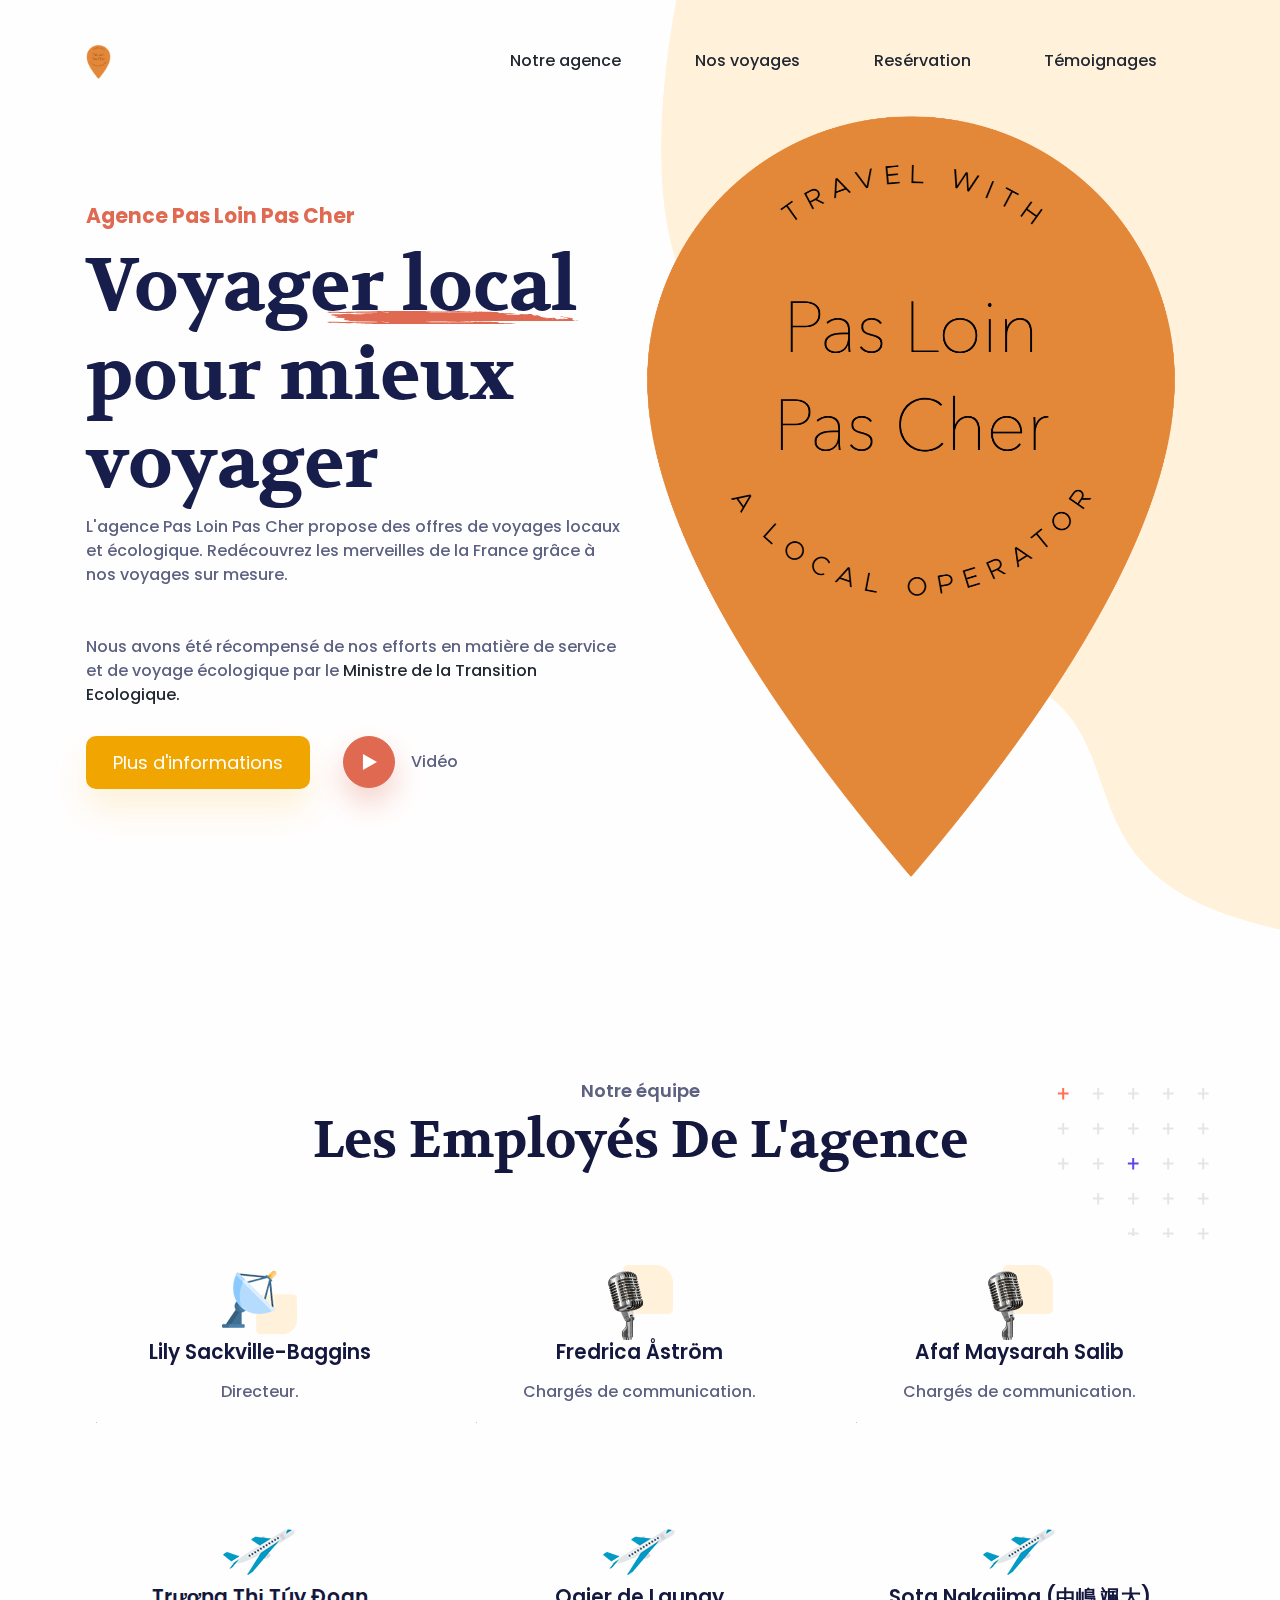
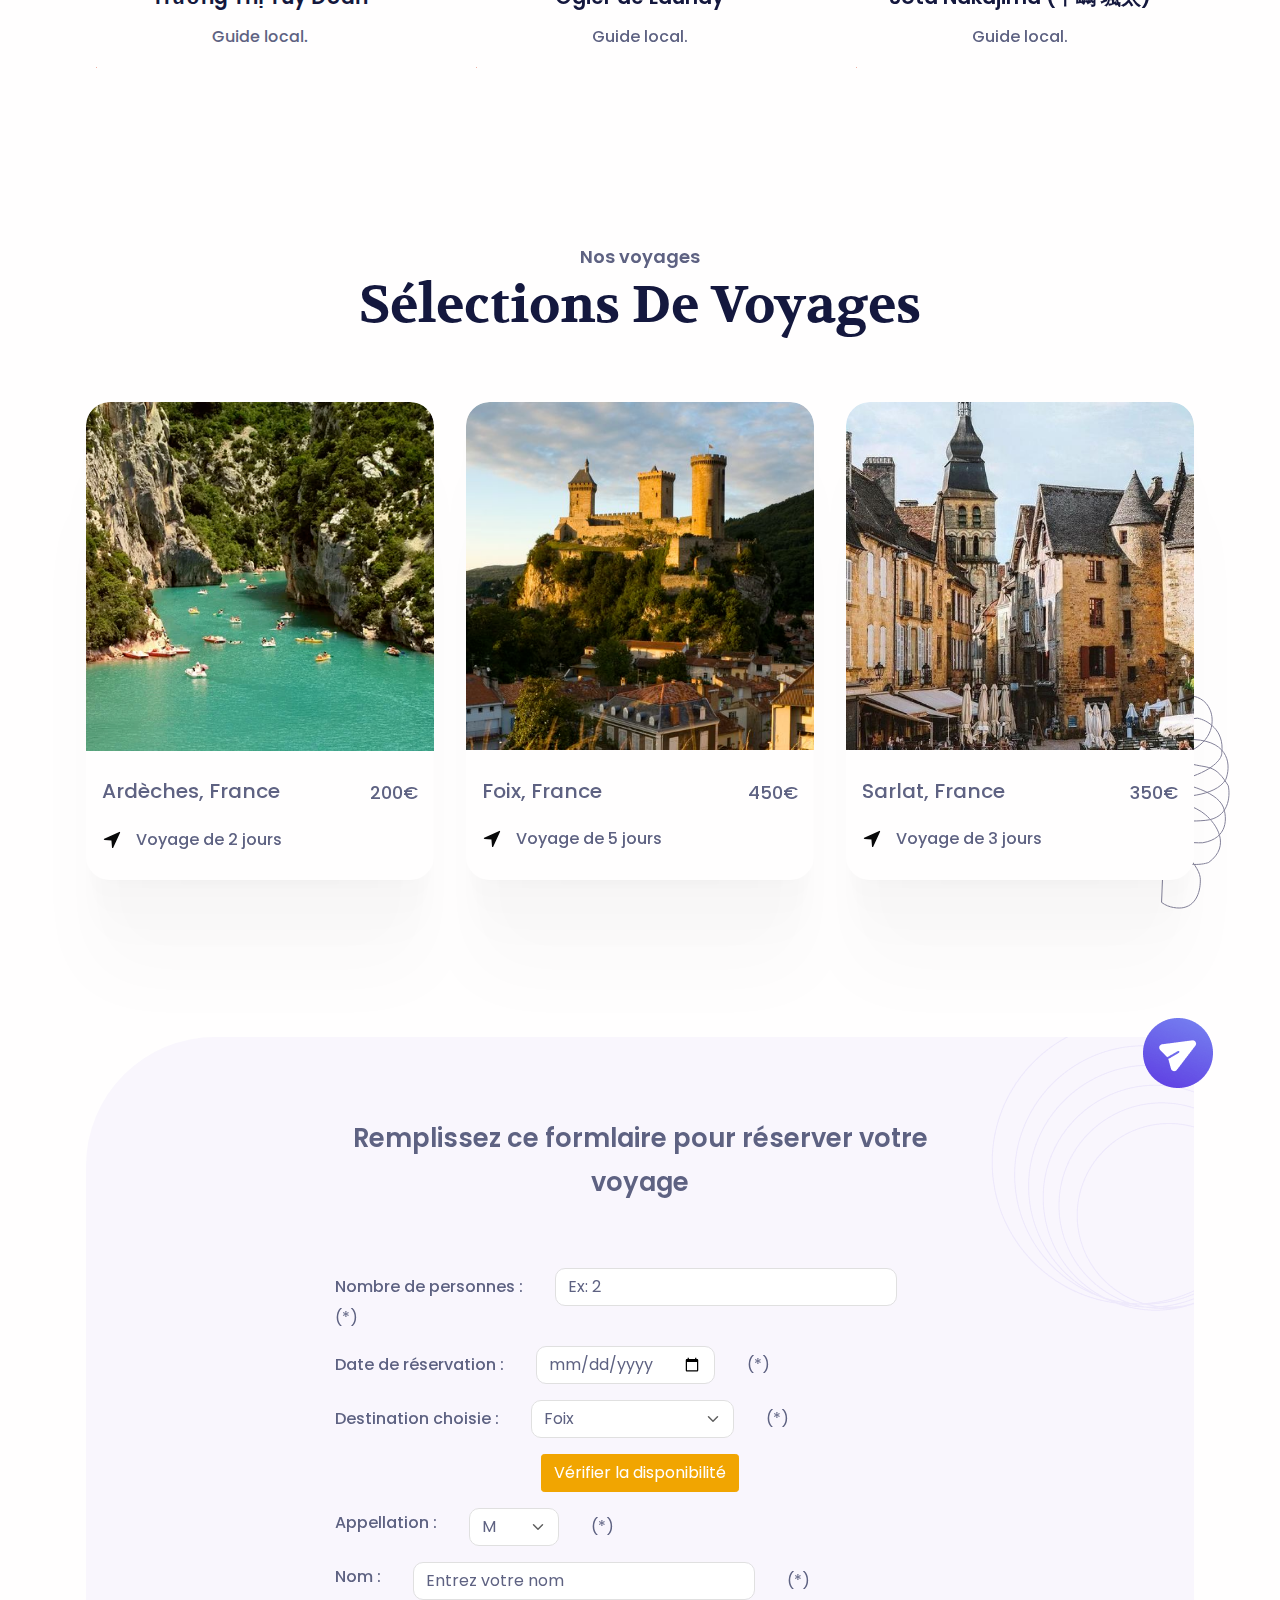
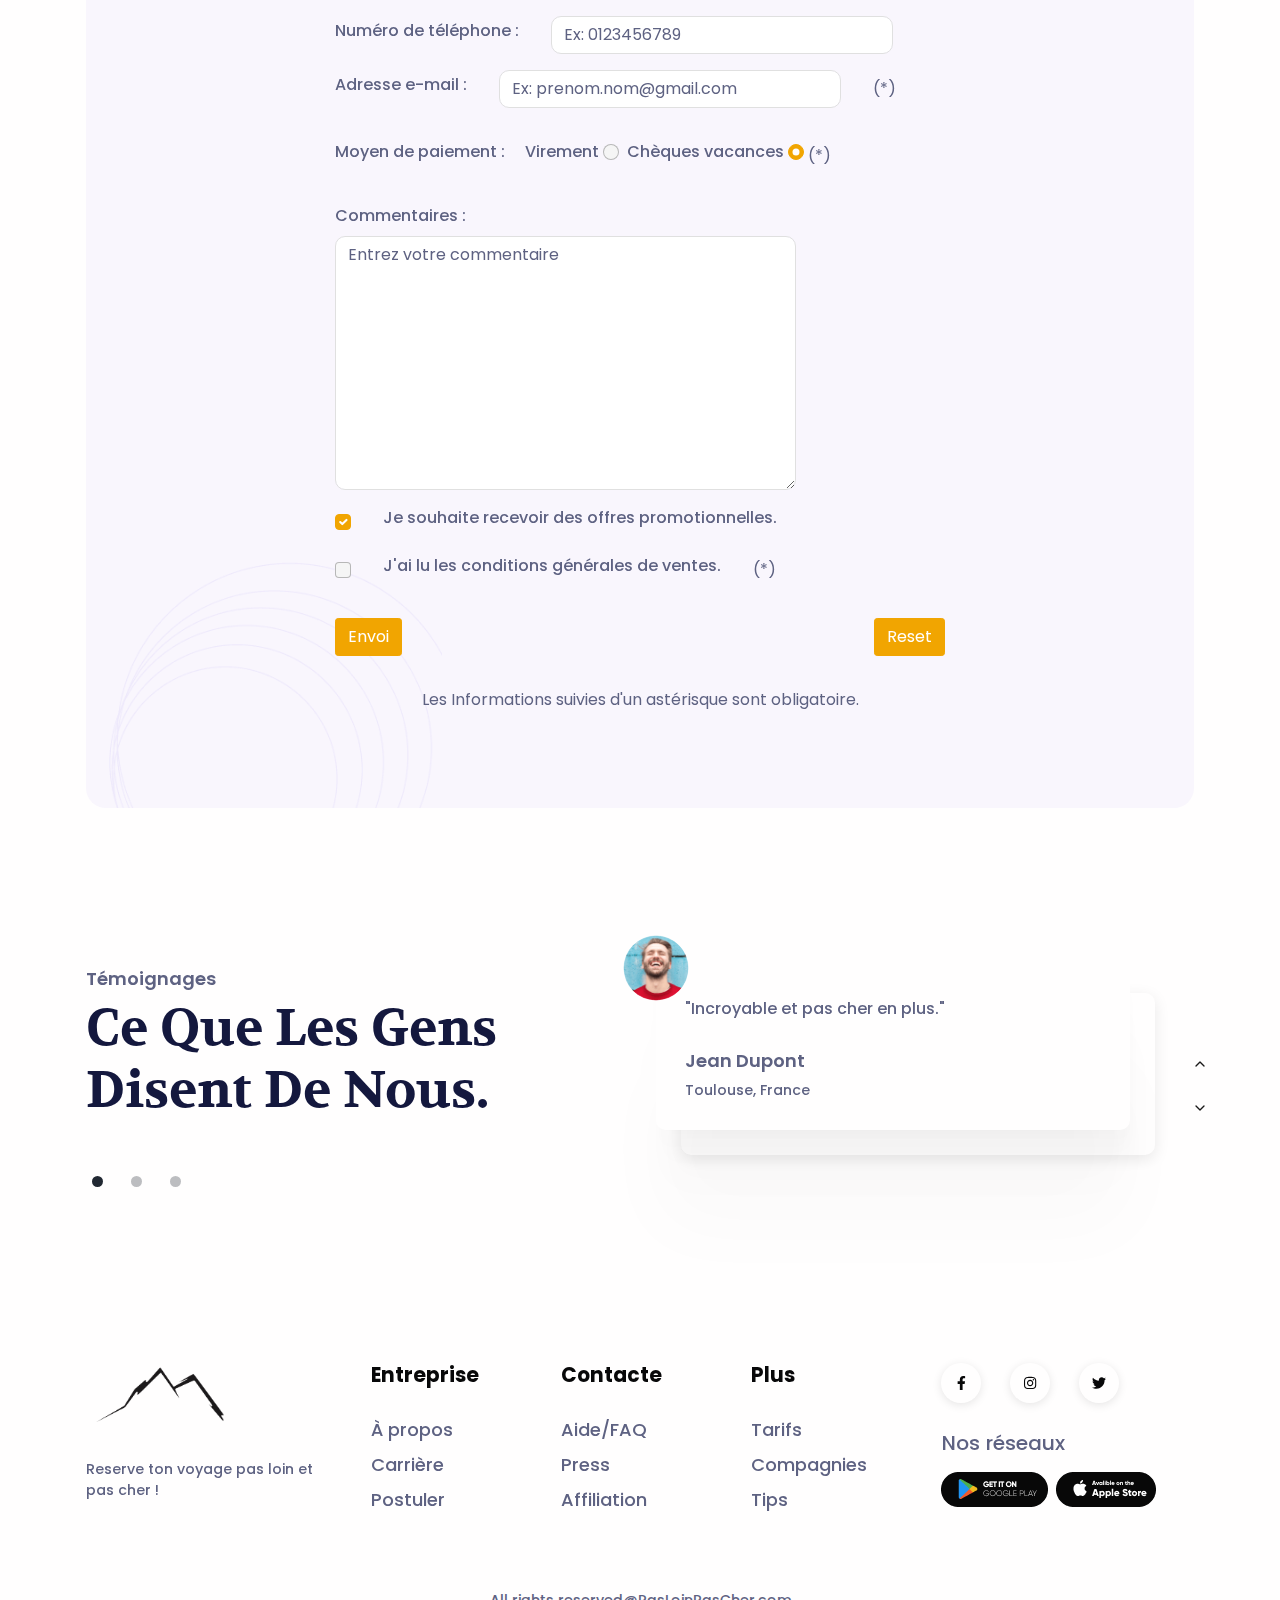
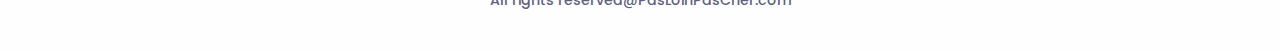
<file: public/index.html>
<!DOCTYPE html>
<html lang="en-US" dir="ltr">

<head>
  <meta charset="utf-8">
  <meta http-equiv="X-UA-Compatible" content="IE=edge">
  <meta name="viewport" content="width=device-width, initial-scale=1">
  <script type="text/javascript" src="./script.js" langage="Javascript"></script>


  <!-- ===============================================-->
  <!--    Document Title-->
  <!-- ===============================================-->
  <title>Pas loin pas cher</title>


  <!-- ===============================================-->
  <!--    Favicons-->
  <!-- ===============================================-->
  <link rel="apple-touch-icon" sizes="180x180" href="assets/img/favicons/apple-touch-icon.png">
  <link rel="icon" type="image/png" sizes="32x32" href="assets/img/favicons/favicon-32x32.png">
  <link rel="icon" type="image/png" sizes="16x16" href="assets/img/favicons/favicon-16x16.png">
  <link rel="shortcut icon" type="image/x-icon" href="assets/img/favicons/favicon.ico">
  <link rel="manifest" href="assets/img/favicons/manifest.json">
  <meta name="msapplication-TileImage" content="assets/img/favicons/mstile-150x150.png">
  <meta name="theme-color" content="#ffffff">


  <!-- ===============================================-->
  <!--    Stylesheets-->
  <!-- ===============================================-->
  <link href="assets/css/theme.css" rel="stylesheet" />

</head>


<body>

  <!-- ===============================================-->
  <!--    Main Content-->
  <!-- ===============================================-->
  <main class="main" id="top">
    <nav class="navbar navbar-expand-lg navbar-light fixed-top py-5 d-block"
      data-navbar-on-scroll="data-navbar-on-scroll">
      <div class="container"><a class="navbar-brand" href="index.html"><img src="assets/img/images/logo-twalo.png"
            height="34" alt="logo" /></a>
        <button class="navbar-toggler" type="button" data-bs-toggle="collapse" data-bs-target="#navbarSupportedContent"
          aria-controls="navbarSupportedContent" aria-expanded="false" aria-label="Toggle navigation"><span
            class="navbar-toggler-icon"> </span></button>
        <div class="collapse navbar-collapse border-top border-lg-0 mt-4 mt-lg-0" id="navbarSupportedContent">
          <ul class="navbar-nav ms-auto pt-2 pt-lg-0 font-base align-items-lg-center align-items-start">
            <li class="nav-item px-3 px-xl-4"><a class="nav-link fw-medium" aria-current="page" href="#service">Notre
                agence</a></li>
            <li class="nav-item px-3 px-xl-4"><a class="nav-link fw-medium" aria-current="page" href="#destination">Nos
                voyages</a></li>
            <li class="nav-item px-3 px-xl-4"><a class="nav-link fw-medium" aria-current="page"
                href="#booking">Resérvation</a></li>
            <li class="nav-item px-3 px-xl-4"><a class="nav-link fw-medium" aria-current="page"
                href="#testimonial">Témoignages</a></li>

          </ul>
        </div>
      </div>
    </nav>
    <section style="padding-top: 7rem;">
      <div class="bg-holder" style="background-image:url(assets/img/hero/hero-bg.svg);">
      </div>
      <!--/.bg-holder-->

      <div class="container">
        <div class="row align-items-center">
          <div class="col-md-5 col-lg-6 order-0 order-md-1 text-end"><img class="pt-7 pt-md-0 hero-img"
              src="assets/img/images/logo-twalo.png" alt="logo de l'entreprise" /></div>
          <div class="col-md-7 col-lg-6 text-md-start text-center py-6">
            <h4 class="fw-bold text-danger mb-3">Agence Pas Loin Pas Cher</h4>
            <h1 class="hero-title">Voyager local pour mieux voyager</h1>
            <p class="mb-4 fw-medium">L'agence Pas Loin Pas Cher propose des offres de voyages locaux et écologique.
              Redécouvrez les merveilles de la France grâce à nos voyages sur mesure.<br class="d-none d-xl-block" />
              <br><br class="d-none d-xl-block" />Nous avons été récompensé de nos efforts en matière de service et de
              voyage écologique par le <a href="https://www.ecologie.gouv.fr/">Ministre de la Transition Ecologique.</a>
            </p>
            <div class="text-center text-md-start"> <a
                class="btn btn-primary btn-lg me-md-4 mb-3 mb-md-0 border-0 primary-btn-shadow" href="#!"
                role="button">Plus d'informations</a>
              <div class="w-100 d-block d-md-none"></div><a href="#!" role="button" data-bs-toggle="modal"
                data-bs-target="#popupVideo"><span
                  class="btn btn-danger round-btn-lg rounded-circle me-3 danger-btn-shadow"> <img
                    src="assets/img/hero/play.svg" width="15" alt="paly" /></span></a><span
                class="fw-medium">Vidéo</span>
              <div class="modal fade" id="popupVideo" tabindex="-1" aria-labelledby="popupVideo" aria-hidden="true">
                <div class="modal-dialog modal-dialog-centered modal-lg">
                  <div class="modal-content">
                    <iframe class="rounded" height="500" src="https://www.youtube.com/embed/y_S5bz1DeHE"
                      title="Foix - France / drone 4k" frameborder="0"
                      allow="accelerometer; autoplay; clipboard-write; encrypted-media; gyroscope; picture-in-picture; web-share"
                      allowfullscreen="allowfullscreen" style="width:100%;max-height:500px;"></iframe>

                  </div>
                </div>
              </div>
            </div>
          </div>
        </div>
      </div>
    </section>


    <!-- ============================================-->
    <!-- <section> begin ============================-->
    <section class="pt-5 pt-md-9" id="service">

      <div class="container">
        <div class="position-absolute z-index--1 end-0 d-none d-lg-block"><img src="assets/img/category/shape.svg"
            style="max-width: 200px" alt="service" /></div>
        <div class="mb-7 text-center">
          <h5 class="text-secondary">Notre équipe </h5>
          <h3 class="fs-xl-10 fs-lg-8 fs-7 fw-bold font-cursive text-capitalize">Les employés de l'agence</h3>
        </div>
        <div class="row">
          <div class="col-lg-4 col-sm-6 mb-6">
            <div class="card service-card shadow-hover rounded-3 text-center align-items-center">
              <div class="card-body p-xxl-5 p-4"> <img src="assets/img/category/icon1.png" width="75" alt="Service" />
                <h4 class="mb-3">Lily Sackville-Baggins</h4>
                <p class="mb-0 fw-medium">Directeur.</p>
              </div>
            </div>
          </div>
          <div class="col-lg-4 col-sm-6 mb-6">
            <div class="card service-card shadow-hover rounded-3 text-center align-items-center">
              <div class="card-body p-xxl-5 p-4"> <img src="assets/img/category/icon3.png" width="75" alt="Service" />
                <h4 class="mb-3">Fredrica Åström</h4>
                <p class="mb-0 fw-medium">Chargés de communication.</p>
              </div>
            </div>
          </div>
          <div class="col-lg-4 col-sm-6 mb-6">
            <div class="card service-card shadow-hover rounded-3 text-center align-items-center">
              <div class="card-body p-xxl-5 p-4"> <img src="assets/img/category/icon3.png" width="75" alt="Service" />
                <h4 class="mb-3">Afaf Maysarah Salib</h4>
                <p class="mb-0 fw-medium">Chargés de communication.</p>
              </div>
            </div>
          </div>

        </div>
        <div class="row">
          <div class="col-lg-4 col-sm-6 mb-6">
            <div class="card service-card shadow-hover rounded-3 text-center align-items-center">
              <div class="card-body p-xxl-5 p-4"> <img src="assets/img/category/icon2.png" width="75" alt="Service" />
                <h4 class="mb-3">Trương Thị Túy Đoan</h4>
                <p class="mb-0 fw-medium">Guide local.</p>
              </div>
            </div>
          </div>
          <div class="col-lg-4 col-sm-6 mb-6">
            <div class="card service-card shadow-hover rounded-3 text-center align-items-center">
              <div class="card-body p-xxl-5 p-4"> <img src="assets/img/category/icon2.png" width="75" alt="Service" />
                <h4 class="mb-3">Ogier de Launay</h4>
                <p class="mb-0 fw-medium">Guide local.</p>
              </div>
            </div>
          </div>
          <div class="col-lg-4 col-sm-6 mb-6">
            <div class="card service-card shadow-hover rounded-3 text-center align-items-center">
              <div class="card-body p-xxl-5 p-4"> <img src="assets/img/category/icon2.png" width="75" alt="Service" />
                <h4 class="mb-3">Sota Nakajima (中嶋 颯太)</h4>
                <p class="mb-0 fw-medium">Guide local.</p>
              </div>
            </div>
          </div>

        </div>
      </div><!-- end of .container-->

    </section>
    <!-- <section> close ============================-->
    <!-- ============================================-->




    <!-- ============================================-->
    <!-- <section> begin ============================-->
    <section class="pt-5" id="destination">

      <div class="container">
        <div class="position-absolute start-100 bottom-0 translate-middle-x d-none d-xl-block ms-xl-n4"><img
            src="assets/img/dest/shape.svg" alt="destination" /></div>
        <div class="mb-7 text-center">
          <h5 class="text-secondary">Nos voyages </h5>
          <h3 class="fs-xl-10 fs-lg-8 fs-7 fw-bold font-cursive text-capitalize">Sélections de voyages</h3>
        </div>
        <div class="row">
          <div class="col-md-4 mb-4">
            <div class="card overflow-hidden shadow"> <img class="card-img-top" src="assets/img/images/Ardeches.png"
                alt="Ardèches, France" />
              <div class="card-body py-4 px-3">
                <div class="d-flex flex-column flex-lg-row justify-content-between mb-3">
                  <h4 class="text-secondary fw-medium"><a class="link-900 text-decoration-none stretched-link"
                      href="#!">Ardèches, France</a></h4><span class="fs-1 fw-medium">200€</span>
                </div>
                <div class="d-flex align-items-center"> <img src="assets/img/dest/navigation.svg"
                    style="margin-right: 14px" width="20" alt="navigation" /><span class="fs-0 fw-medium">Voyage de 2
                    jours</span></div>
              </div>
            </div>
          </div>
          <div class="col-md-4 mb-4">
            <div class="card overflow-hidden shadow"> <img class="card-img-top" src="assets/img/images/Foix.png"
                alt="Foix, France" />
              <div class="card-body py-4 px-3">
                <div class="d-flex flex-column flex-lg-row justify-content-between mb-3">
                  <h4 class="text-secondary fw-medium"><a class="link-900 text-decoration-none stretched-link"
                      href="#!">Foix, France</a></h4><span class="fs-1 fw-medium">450€</span>
                </div>
                <div class="d-flex align-items-center"> <img src="assets/img/dest/navigation.svg"
                    style="margin-right: 14px" width="20" alt="navigation" /><span class="fs-0 fw-medium">Voyage de 5
                    jours</span></div>
              </div>
            </div>
          </div>
          <div class="col-md-4 mb-4">
            <div class="card overflow-hidden shadow"> <img class="card-img-top" src="assets/img/images/Sarlat.jpeg"
                alt="Sarlat, France" />
              <div class="card-body py-4 px-3">
                <div class="d-flex flex-column flex-lg-row justify-content-between mb-3">
                  <h4 class="text-secondary fw-medium"><a class="link-900 text-decoration-none stretched-link"
                      href="#!">Sarlat, France</a></h4><span class="fs-1 fw-medium">350€</span>
                </div>
                <div class="d-flex align-items-center"> <img src="assets/img/dest/navigation.svg"
                    style="margin-right: 14px" width="20" alt="navigation" /><span class="fs-0 fw-medium">Voyage de 3
                    jours</span></div>
              </div>
            </div>
          </div>
        </div>
      </div><!-- end of .container-->

    </section>
    <!-- <section> close ============================-->

    <!-- <section> begin ============================-->
    <section class="booking pt-6">

      <div class="container">
        <div class="py-8 px-5 position-relative text-center"
          style="background-color: rgba(223, 215, 249, 0.199);border-radius: 129px 20px 20px 20px;">
          <div class="position-absolute start-100 top-0 translate-middle ms-md-n3 ms-n4 mt-3"> <img
              src="assets/img/cta/send.png" style="max-width:70px;" alt="send icon" /></div>
          <div class="position-absolute end-0 top-0 z-index--1"> <img src="assets/img/cta/shape-bg2.png" width="264"
              alt="cta shape" /></div>
          <div class="position-absolute start-0 bottom-0 ms-3 z-index--1 d-none d-sm-block"> <img
              src="assets/img/cta/shape-bg1.png" style="max-width: 340px;" alt="cta shape" /></div>
          <div class="row justify-content-center">
            <div class="col-lg-8 col-md-10">

              <h2 class="text-secondary lh-1-7 mb-7">Remplissez ce formlaire pour réserver votre voyage</h2>

              <form action="" method="GET" class="booking form-group inline" onsubmit="testDisponibilite('peopleNumber', true)">

                <div class="m-3 row align-items-center">
                  <div class="col-auto">
                    <label for="peopleNumber" class="col-form-label">Nombre de personnes :</label>
                  </div>
                  <div class="col-auto ">
                    <input class="form-control rounded-1" type="number" name="peopleNumber" id="peopleNumber" required
                      placeholder="Ex: 2" style="background-color: #FFF;">
                  </div>
                  <div class="col-auto">
                    <span>(*)</span>
                  </div>
                </div>

                <div class="m-3 row align-items-center">
                  <div class="col-auto">
                    <label for="date" class="col-form-label">Date de réservation :</label>
                  </div>
                  <div class="col-auto">
                    <input type="date" name="date" id="date" required class="form-control rounded-1"
                      style="background-color: #FFF;">
                  </div>
                  <div class="col-auto">
                    <span>(*)</span>
                  </div>
                </div>

                <div class="m-3 row align-items-center">
                  <div class="col-auto">
                    <label for="destination" class="col-form-label">Destination choisie :</label>
                  </div>
                  <div class="col-auto">
                    <select name="destination" id="destination" required class="form-select rounded-1"
                      style="background-color: #FFF;">
                      <option value="Foix">Foix</option>
                      <option value="Truc">Sarlat</option>
                      <option value="Truc">Gorge de l'Ardèche</option>
                      <option value="Truc">Canal du Midi</option>
                    </select>
                  </div>
                  <div class="col-auto">
                    <span>(*)</span>
                  </div>



                </div>

                <div class="m-3 col-auto align-itmes-center">
                  <input type="button" class="btn btn-warning" value="Vérifier la disponibilité" id="checkAvailability"
                    onClick="return testDisponibilite('peopleNumber')">
                </div>

                <div class="m-3 row align-items-center">
                  <div class="col-auto">
                    <label for="appellation">Appellation :</label>
                  </div>
                  <div class="col-auto">
                    <select name="appellation" id="appellation" required class="form-select rounded-1"
                      style="background-color: #FFF;">
                      <option value="M">M</option>
                      <option value="Mme">Mme</option>
                    </select>
                  </div>
                  <div class="col-auto">
                    <span>(*)</span>
                  </div>
                </div>

                <div class="m-3 row align-items-center">
                  <div class="col-auto">
                    <label for="name">Nom :</label>
                  </div>
                  <div class="col-auto">
                    <input type="text" name="name" id="name" required placeholder="Entrez votre nom"
                      class="form-control rounded-1" style="background-color: #FFF;">
                  </div>
                  <div class="col-auto">
                    <span>(*)</span>
                  </div>
                </div>

                <div class="m-3 row align-items-center">
                  <div class="col-auto">
                    <label for="phoneNumber">Numéro de téléphone :</label>
                  </div>
                  <div class="col-auto">
                    <input type="text" name="phoneNumber" id="phoneNumber" placeholder="Ex: 0123456789"
                      title="Un numéro doit être composé de 10 chiffres" pattern="[0-9]{10}"
                      class="form-control rounded-1" style="background-color: #FFF;">
                  </div>
                </div>

                <div class="m-3 row align-items-center">
                  <div class="col-auto">
                    <label for="mail">Adresse e-mail :</label>
                  </div>
                  <div class="col-auto">
                    <input type="mail" placeholder="Ex: prenom.nom@gmail.com" required name="mail" id="mail"
                      class="form-control rounded-1" style="background-color: #FFF;">
                  </div>
                  <div class="col-auto">
                    <span>(*)</span>
                  </div>
                </div>

                <div class="payment m-3 d-flex align-items-center ">
                  <div class="col-auto m-3">
                    <label for="payment">Moyen de paiement :</label>
                  </div>

                  <div class="d-flex flex-column">
                    <div class="d-flex">
                      <div class="col-auto m-1">
                        <label for="virement">Virement</label>
                        <input type="radio" class="form-check-input" value="Chèque vacance" name="Payment" onclick="afficherIBAN()"
                          id="virement">
                      </div>
                      <div class="col-auto m-1">
                        <label for="checkH">Chèques vacances</label>
                        <input type="radio" class="form-check-input" value="Chèque vacance" id="checkH" name="Payment" onClick="cacherIBAN()"
                          checked>
                      </div>
                    </div>
                    <div class="col-auto m-1" style="display: none;" id="ibanContainer">
                      <div id="divIBAN" class="row align-items-center">
                        <div class="col-auto">
                          <label for="IBAN">IBAN :</label>
                        </div>
                        <div class="col-auto">
                          <input type="text" placeholder="FR07 XXXX XXXX XXXX XXXX"
                            pattern="[A-Z]{2}[A-Z0-9]{2} [A-Z0-9]{4} [A-Z0-9]{4} [A-Z0-9]{4} [A-Z0-9]{4}"
                            title="Veillez entrer un IBAN valide" class="form-control rounded-1"
                            style="background-color: #FFF;">
                        </div>
                      </div>
                    </div>
                  </div>
                  <div class="">
                    <span>(*)</span>
                  </div>
                </div>


                <div class="comment m-3 row align-items-center justifu-content-center">
                  <div class="col-auto">
                    <label for="comment">Commentaires :</label>
                  </div>
                  <div class="col-auto">
                    <textarea name="comment" id="comment" cols="30" rows="10" placeholder="Entrez votre commentaire"
                      class="form-control rounded-1" style="background-color: #FFF;"></textarea>
                  </div>
                </div>

                <div class="m-3 row align-items-center">
                  <div class="col-auto">
                    <input type="checkbox" class="form-check-input" checked id="promoOffers" name="promoOffers">
                  </div>
                  <div class="col-auto">
                    <label for="promoOffers">Je souhaite recevoir des offres promotionnelles.</label>
                  </div>
                </div>




                <div class="m-3 row align-items-center">
                  <div class="col-auto">
                    <input type="checkbox" class="form-check-input" required name="conditions" id="conditions">
                  </div>
                  <div class="col-auto">
                    <label for="conditions">J'ai lu les conditions générales de ventes.</label>
                  </div>
                  <div class="col-auto">
                    <span>(*)</span>
                  </div>
                </div>
                <div class="d-flex justify-content-between m-3">
                  <input type="submit" value="Envoi"
                    id="submitForm" class="btn btn-warning m-3">
                  <input type="reset" value="Reset" class="btn btn-warning m-3">
                </div>
                <p>Les Informations suivies d'un astérisque sont obligatoire.</p>
              </form>
            </div>
          </div>
        </div>
      </div>
      <!-- end of .container-->

    </section>
    <!-- <section> close ============================-->

    <!-- <section> begin ============================-->
    <section id="testimonial">

      <div class="container">
        <div class="row">
          <div class="col-lg-5">
            <div class="mb-8 text-start">
              <h5 class="text-secondary">Témoignages </h5>
              <h3 class="fs-xl-10 fs-lg-8 fs-7 fw-bold font-cursive text-capitalize">Ce que les gens disent de nous.</h3>
            </div>
          </div>
          <div class="col-lg-1"></div>
          <div class="col-lg-6">
            <div class="pe-7 ps-5 ps-lg-0">
              <div class="carousel slide carousel-fade position-static" id="testimonialIndicator"
                data-bs-ride="carousel">
                <div class="carousel-indicators">
                  <button class="active" type="button" data-bs-target="#testimonialIndicator" data-bs-slide-to="0"
                    aria-current="true" aria-label="Testimonial 0"></button>
                  <button class="false" type="button" data-bs-target="#testimonialIndicator" data-bs-slide-to="1"
                    aria-current="true" aria-label="Testimonial 1"></button>
                  <button class="false" type="button" data-bs-target="#testimonialIndicator" data-bs-slide-to="2"
                    aria-current="true" aria-label="Testimonial 2"></button>
                </div>
                <div class="carousel-inner">
                  <div class="carousel-item position-relative active">
                    <div class="card shadow" style="border-radius:10px;">
                      <div class="position-absolute start-0 top-0 translate-middle"> <img
                          class="rounded-circle fit-cover" src="assets/img/testimonial/author.png" height="65"
                          width="65" alt="" /></div>
                      <div class="card-body p-4">
                        <p class="fw-medium mb-4">&quot;Incroyable et pas cher en plus.&quot;</p>
                        <h5 class="text-secondary">Jean Dupont</h5>
                        <p class="fw-medium fs--1 mb-0">Toulouse, France</p>
                      </div>
                    </div>
                    <div class="card shadow-sm position-absolute top-0 z-index--1 mb-3 w-100 h-100"
                      style="border-radius:10px;transform:translate(25px, 25px)"> </div>
                  </div>
                  <div class="carousel-item position-relative ">
                    <div class="card shadow" style="border-radius:10px;">
                      <div class="position-absolute start-0 top-0 translate-middle"> <img
                          class="rounded-circle fit-cover" src="assets/img/testimonial/author2.png" height="65"
                          width="65" alt="" /></div>
                      <div class="card-body p-4">
                        <p class="fw-medium mb-4">&quot;Dans la vie j'aime le voyage et conserver de l'argent. C'est pour ca que j'ai choisi pas loin pas CHER&quot;</p>
                        <h5 class="text-secondary">Louis De Funes</h5>
                        <p class="fw-medium fs--1 mb-0">Acteur</p>
                      </div>
                    </div>
                    <div class="card shadow-sm position-absolute top-0 z-index--1 mb-3 w-100 h-100"
                      style="border-radius:10px;transform:translate(25px, 25px)"> </div>
                  </div>
                  <div class="carousel-item position-relative ">
                    <div class="card shadow" style="border-radius:10px;">
                      <div class="position-absolute start-0 top-0 translate-middle"> <img
                          class="rounded-circle fit-cover" src="assets/img/testimonial/author3.png" height="65"
                          width="65" alt="" /></div>
                      <div class="card-body p-4">
                        <p class="fw-medium mb-4">&quot;J'ai peur d'aller très loin, c'est surtout le "pas loin" en fait qui ma plu dans pas loin pas cher.&quot;</p>
                        <h5 class="text-secondary">Ines Fuite</h5>
                        <p class="fw-medium fs--1 mb-0">Vic-En-Bigorre, France</p>
                      </div>
                    </div>
                    <div class="card shadow-sm position-absolute top-0 z-index--1 mb-3 w-100 h-100"
                      style="border-radius:10px;transform:translate(25px, 25px)"> </div>
                  </div>
                </div>
                <div
                  class="carousel-navigation d-flex flex-column flex-between-center position-absolute end-0 top-lg-50 bottom-0 translate-middle-y z-index-1 me-3 me-lg-0"
                  style="height:60px;width:20px;">
                  <button class="carousel-control-prev position-static" type="button"
                    data-bs-target="#testimonialIndicator" data-bs-slide="prev"><img src="assets/img/icons/up.svg"
                      width="16" alt="icon" /></button>
                  <button class="carousel-control-next position-static" type="button"
                    data-bs-target="#testimonialIndicator" data-bs-slide="next"><img src="assets/img/icons/down.svg"
                      width="16" alt="icon" /></button>
                </div>
              </div>
            </div>
          </div>
        </div>
      </div><!-- end of .container-->

    </section>
    <!-- <section> close ============================-->

    <!-- <section> begin ============================-->
    <section class="pb-0 pb-lg-4">

      <div class="container">
        <div class="row">
          <div class="col-lg-3 col-md-7 col-12 mb-4 mb-md-6 mb-lg-0 order-0"> <img class="mb-4"
              src="assets/img/images/logo.png" width="150" alt="jadoo" />
            <p class="fs--1 text-secondary mb-0 fw-medium">Reserve ton voyage pas loin et pas cher !
            </p>
          </div>
          <div class="col-lg-2 col-md-4 mb-4 mb-lg-0 order-lg-1 order-md-2">
            <h4 class="footer-heading-color fw-bold font-sans-serif mb-3 mb-lg-4">Entreprise</h4>
            <ul class="list-unstyled mb-0">
              <li class="mb-2"><a class="link-900 fs-1 fw-medium text-decoration-none" href="#!">À propos</a></li>
              <li class="mb-2"><a class="link-900 fs-1 fw-medium text-decoration-none" href="#!">Carrière</a></li>
              <li class="mb-2"><a class="link-900 fs-1 fw-medium text-decoration-none" href="#!">Postuler</a></li>
            </ul>
          </div>
          <div class="col-lg-2 col-md-4 mb-4 mb-lg-0 order-lg-2 order-md-3">
            <h4 class="footer-heading-color fw-bold font-sans-serif mb-3 mb-lg-4">Contacte</h4>
            <ul class="list-unstyled mb-0">
              <li class="mb-2"><a class="link-900 fs-1 fw-medium text-decoration-none" href="#!">Aide/FAQ</a></li>
              <li class="mb-2"><a class="link-900 fs-1 fw-medium text-decoration-none" href="#!">Press</a></li>
              <li class="mb-2"><a class="link-900 fs-1 fw-medium text-decoration-none" href="#!">Affiliation</a></li>
            </ul>
          </div>
          <div class="col-lg-2 col-md-4 mb-4 mb-lg-0 order-lg-3 order-md-4">
            <h4 class="footer-heading-color fw-bold font-sans-serif mb-3 mb-lg-4">Plus</h4>
            <ul class="list-unstyled mb-0">
              <li class="mb-2"><a class="link-900 fs-1 fw-medium text-decoration-none" href="#!">Tarifs</a></li>
              <li class="mb-2"><a class="link-900 fs-1 fw-medium text-decoration-none" href="#!">Compagnies</a></li>
              <li class="mb-2"><a class="link-900 fs-1 fw-medium text-decoration-none" href="#!">Tips</a></li>
            </ul>
          </div>
          <div class="col-lg-3 col-md-5 col-12 mb-4 mb-md-6 mb-lg-0 order-lg-4 order-md-1">
            <div class="icon-group mb-4"> <a class="text-decoration-none icon-item shadow-social" id="facebook"
                href="https://www.facebook.com/?locale=fr_FR"><i class="fab fa-facebook-f"> </i></a><a class="text-decoration-none icon-item shadow-social"
                id="instagram" href="https://www.instagram.com/"><i class="fab fa-instagram"> </i></a><a
                class="text-decoration-none icon-item shadow-social" id="twitter" href="https://twitter.com/home?lang=fr"><i class="fab fa-twitter">
                </i></a></div>
            <h4 class="fw-medium font-sans-serif text-secondary mb-3">Nos réseaux</h4>
            <div class="d-flex align-items-center"> <a href="#!"> <img class="me-2" src="assets/img/play-store.png"
                  alt="play store" /></a><a href="#!"> <img src="assets/img/apple-store.png" alt="apple store" /></a>
            </div>
          </div>
        </div>
      </div><!-- end of .container-->

    </section>
    <!-- <section> close ============================-->
    <!-- ============================================-->


    <div class="py-5 text-center">
      <p class="mb-0 text-secondary fs--1 fw-medium">All rights reserved@PasLoinPasCher.com </p>
    </div>
  </main>
  <!-- ===============================================-->
  <!--    End of Main Content-->
  <!-- ===============================================-->




  <!-- ===============================================-->
  <!--    JavaScripts-->
  <!-- ===============================================-->
  <script src="vendors/@popperjs/popper.min.js"></script>
  <script src="vendors/bootstrap/bootstrap.min.js"></script>
  <script src="vendors/is/is.min.js"></script>
  <script src="https://polyfill.io/v3/polyfill.min.js?features=window.scroll"></script>
  <script src="vendors/fontawesome/all.min.js"></script>
  <script src="assets/js/theme.js"></script>

  <link
    href="https://fonts.googleapis.com/css2?family=Poppins:wght@400;500;600;700&amp;family=Volkhov:wght@700&amp;display=swap"
    rel="stylesheet">
</body>

</html>
</file>
<file: public/assets/css/theme.css>
/* -------------------------------------------------------------------------- */
/*                                 Theme                                      */
/* -------------------------------------------------------------------------- */
/* prettier-ignore */
/* -------------------------------------------------------------------------- */
/*                                  Utilities                                 */
/* -------------------------------------------------------------------------- */
/*-----------------------------------------------
|   Bootstrap Styles
-----------------------------------------------*/
/*!
 * Bootstrap v5.0.0-alpha1 (https://getbootstrap.com/)
 * Copyright 2011-2020 The Bootstrap Authors
 * Copyright 2011-2020 Twitter, Inc.
 * Licensed under MIT (https://github.com/twbs/bootstrap/blob/main/LICENSE)
 */
:root {
  --bs-blue: #747DEF;
  --bs-indigo: #6237FF;
  --bs-purple: #A1B0FC;
  --bs-pink: #D42DA3;
  --bs-red: #DF6951;
  --bs-orange: #DF6951;
  --bs-yellow: #F1A501;
  --bs-green: #79B93C;
  --bs-teal: #006380;
  --bs-cyan: #2fc4f1;
  --bs-white: #FFFEFE;
  --bs-gray: #F0F4F9;
  --bs-gray-dark: #616161;
  --bs-primary: #F1A501;
  --bs-secondary: #5E6282;
  --bs-success: #79B93C;
  --bs-info: #006380;
  --bs-warning: #F1A501;
  --bs-danger: #DF6951;
  --bs-light: #F0F4F9;
  --bs-dark: #212832;
  --bs-font-sans-serif: "Poppins", "Rubik", "Open Sans", -apple-system, BlinkMacSystemFont, "Segoe UI", "Helvetica Neue", Arial, sans-serif, "Apple Color Emoji", "Segoe UI Emoji", "Segoe UI Symbol";
  --bs-font-monospace: "SFMono-Regular", Menlo, Monaco, Consolas, "Liberation Mono", "Courier New", monospace;
  --bs-gradient: linear-gradient(180deg, rgba(255, 254, 254, 0.15), rgba(255, 254, 254, 0));
}

*,
*::before,
*::after {
  -webkit-box-sizing: border-box;
  box-sizing: border-box;
}

@media (prefers-reduced-motion: no-preference) {
  :root {
    scroll-behavior: smooth;
  }
}

body {
  margin: 0;
  font-family: "Poppins", "Rubik", -apple-system, BlinkMacSystemFont, "Segoe UI", "Helvetica Neue", Arial, sans-serif, "Apple Color Emoji", "Segoe UI Emoji", "Segoe UI Symbol";
  font-size: 1rem;
  font-weight: 400;
  line-height: 1.5;
  color: #5E6282;
  background-color: #FFFEFE;
  -webkit-text-size-adjust: 100%;
  -webkit-tap-highlight-color: rgba(0, 0, 0, 0);
}

hr {
  margin: 1rem 0;
  color: #EEEEEE;
  background-color: currentColor;
  border: 0;
  opacity: 1;
}

hr:not([size]) {
  height: 1px;
}

h1, .h1, h2, .h2, h3, .h3, h4, .h4, h5, .h5, h6, .h6 {
  margin-top: 0;
  margin-bottom: 0.5rem;
  font-family: "Poppins", "Rubik", "Open Sans", -apple-system, BlinkMacSystemFont, "Segoe UI", "Helvetica Neue", Arial, sans-serif, "Apple Color Emoji", "Segoe UI Emoji", "Segoe UI Symbol";
  font-weight: 600;
  line-height: 1.2;
  color: #14183E;
}

h1, .h1 {
  font-size: calc(1.3052rem + 0.66244vw);
}

@media (min-width: 1200px) {
  h1, .h1 {
    font-size: 1.80203rem;
  }
}

h2, .h2 {
  font-size: calc(1.28518rem + 0.42217vw);
}

@media (min-width: 1200px) {
  h2, .h2 {
    font-size: 1.60181rem;
  }
}

h3, .h3 {
  font-size: calc(1.26738rem + 0.20859vw);
}

@media (min-width: 1200px) {
  h3, .h3 {
    font-size: 1.42383rem;
  }
}

h4, .h4 {
  font-size: calc(1.25156rem + 0.01875vw);
}

@media (min-width: 1200px) {
  h4, .h4 {
    font-size: 1.26563rem;
  }
}

h5, .h5 {
  font-size: 1.125rem;
}

h6, .h6 {
  font-size: 0.88889rem;
}

p {
  margin-top: 0;
  margin-bottom: 1rem;
}

abbr[title],
abbr[data-bs-original-title] {
  -webkit-text-decoration: underline dotted;
  text-decoration: underline dotted;
  cursor: help;
  -webkit-text-decoration-skip-ink: none;
  text-decoration-skip-ink: none;
}

address {
  margin-bottom: 1rem;
  font-style: normal;
  line-height: inherit;
}

ol,
ul {
  padding-left: 2rem;
}

ol,
ul,
dl {
  margin-top: 0;
  margin-bottom: 1rem;
}

ol ol,
ul ul,
ol ul,
ul ol {
  margin-bottom: 0;
}

dt {
  font-weight: 700;
}

dd {
  margin-bottom: .5rem;
  margin-left: 0;
}

blockquote {
  margin: 0 0 1rem;
}

b,
strong {
  font-weight: 800;
}

small, .small {
  font-size: 75%;
}

mark, .mark {
  padding: 0.2em;
  background-color: #fcf8e3;
}

sub,
sup {
  position: relative;
  font-size: 0.75em;
  line-height: 0;
  vertical-align: baseline;
}

sub {
  bottom: -.25em;
}

sup {
  top: -.5em;
}

a {
  color: #212832;
  text-decoration: none;
}

a:hover {
  color: #F1A501;
  text-decoration: underline;
}

a:not([href]):not([class]), a:not([href]):not([class]):hover {
  color: inherit;
  text-decoration: none;
}

pre,
code,
kbd,
samp {
  font-family: var(--bs-font-monospace);
  font-size: 1em;
  direction: ltr /* rtl:ignore */;
  unicode-bidi: bidi-override;
}

pre {
  display: block;
  margin-top: 0;
  margin-bottom: 1rem;
  overflow: auto;
  font-size: 75%;
}

pre code {
  font-size: inherit;
  color: inherit;
  word-break: normal;
}

code {
  font-size: 75%;
  color: #D42DA3;
  word-wrap: break-word;
}

a > code {
  color: inherit;
}

kbd {
  padding: 0.2rem 0.4rem;
  font-size: 75%;
  color: #FFFEFE;
  background-color: #5E6282;
  border-radius: 0.625rem;
}

kbd kbd {
  padding: 0;
  font-size: 1em;
  font-weight: 700;
}

figure {
  margin: 0 0 1rem;
}

img,
svg {
  vertical-align: middle;
}

table {
  caption-side: bottom;
  border-collapse: collapse;
}

caption {
  padding-top: 0.5rem;
  padding-bottom: 0.5rem;
  color: #BDBDBD;
  text-align: left;
}

th {
  text-align: inherit;
  text-align: -webkit-match-parent;
}

thead,
tbody,
tfoot,
tr,
td,
th {
  border-color: inherit;
  border-style: solid;
  border-width: 0;
}

label {
  display: inline-block;
}

button {
  border-radius: 0;
}

button:focus:not(:focus-visible) {
  outline: 0;
}

input,
button,
select,
optgroup,
textarea {
  margin: 0;
  font-family: inherit;
  font-size: inherit;
  line-height: inherit;
}

button,
select {
  text-transform: none;
}

[role="button"] {
  cursor: pointer;
}

select {
  word-wrap: normal;
}

select:disabled {
  opacity: 1;
}

[list]::-webkit-calendar-picker-indicator {
  display: none;
}

button,
[type="button"],
[type="reset"],
[type="submit"] {
  -webkit-appearance: button;
}

button:not(:disabled),
[type="button"]:not(:disabled),
[type="reset"]:not(:disabled),
[type="submit"]:not(:disabled) {
  cursor: pointer;
}

::-moz-focus-inner {
  padding: 0;
  border-style: none;
}

textarea {
  resize: vertical;
}

fieldset {
  min-width: 0;
  padding: 0;
  margin: 0;
  border: 0;
}

legend {
  float: left;
  width: 100%;
  padding: 0;
  margin-bottom: 0.5rem;
  font-size: calc(1.275rem + 0.3vw);
  line-height: inherit;
}

@media (min-width: 1200px) {
  legend {
    font-size: 1.5rem;
  }
}

legend + * {
  clear: left;
}

::-webkit-datetime-edit-fields-wrapper,
::-webkit-datetime-edit-text,
::-webkit-datetime-edit-minute,
::-webkit-datetime-edit-hour-field,
::-webkit-datetime-edit-day-field,
::-webkit-datetime-edit-month-field,
::-webkit-datetime-edit-year-field {
  padding: 0;
}

::-webkit-inner-spin-button {
  height: auto;
}

[type="search"] {
  outline-offset: -2px;
  -webkit-appearance: textfield;
}

/* rtl:raw:
[type="tel"],
[type="url"],
[type="email"],
[type="number"] {
  direction: ltr;
}
*/
::-webkit-search-decoration {
  -webkit-appearance: none;
}

::-webkit-color-swatch-wrapper {
  padding: 0;
}

::file-selector-button {
  font: inherit;
}

::-webkit-file-upload-button {
  font: inherit;
  -webkit-appearance: button;
}

output {
  display: inline-block;
}

iframe {
  border: 0;
}

summary {
  display: list-item;
  cursor: pointer;
}

progress {
  vertical-align: baseline;
}

[hidden] {
  display: none !important;
}

.lead {
  font-size: 1.2rem;
  font-weight: 400;
}

.display-1 {
  font-size: calc(1.38158rem + 1.57894vw);
  font-weight: 900;
  line-height: 1;
}

@media (min-width: 1200px) {
  .display-1 {
    font-size: 2.56578rem;
  }
}

.display-2 {
  font-size: calc(1.35307rem + 1.23684vw);
  font-weight: 900;
  line-height: 1;
}

@media (min-width: 1200px) {
  .display-2 {
    font-size: 2.2807rem;
  }
}

.display-3 {
  font-size: calc(1.32773rem + 0.93274vw);
  font-weight: 900;
  line-height: 1;
}

@media (min-width: 1200px) {
  .display-3 {
    font-size: 2.02729rem;
  }
}

.display-4 {
  font-size: calc(1.3052rem + 0.66244vw);
  font-weight: 900;
  line-height: 1;
}

@media (min-width: 1200px) {
  .display-4 {
    font-size: 1.80203rem;
  }
}

.display-5 {
  font-size: calc(1.28518rem + 0.42217vw);
  font-weight: 900;
  line-height: 1;
}

@media (min-width: 1200px) {
  .display-5 {
    font-size: 1.60181rem;
  }
}

.display-6 {
  font-size: calc(1.26738rem + 0.20859vw);
  font-weight: 900;
  line-height: 1;
}

@media (min-width: 1200px) {
  .display-6 {
    font-size: 1.42383rem;
  }
}

.list-unstyled {
  padding-left: 0;
  list-style: none;
}

.list-inline {
  padding-left: 0;
  list-style: none;
}

.list-inline-item {
  display: inline-block;
}

.list-inline-item:not(:last-child) {
  margin-right: 0.5rem;
}

.initialism {
  font-size: 75%;
  text-transform: uppercase;
}

.blockquote {
  margin-bottom: 1rem;
  font-size: 1.2rem;
}

.blockquote > :last-child {
  margin-bottom: 0;
}

.blockquote-footer {
  margin-top: -1rem;
  margin-bottom: 1rem;
  font-size: 75%;
  color: #F0F4F9;
}

.blockquote-footer::before {
  content: "\2014\00A0";
}

.img-fluid {
  max-width: 100%;
  height: auto;
}

.img-thumbnail {
  padding: 0.25rem;
  background-color: #FFFEFE;
  border: 1px solid #EEEEEE;
  border-radius: 1.5rem;
  max-width: 100%;
  height: auto;
}

.figure {
  display: inline-block;
}

.figure-img {
  margin-bottom: 0.5rem;
  line-height: 1;
}

.figure-caption {
  font-size: 75%;
  color: #F0F4F9;
}

.container,
.container-fluid,
.container-sm,
.container-md,
.container-lg,
.container-xl,
.container-xxl {
  width: 100%;
  padding-right: var(--bs-gutter-x, 1rem);
  padding-left: var(--bs-gutter-x, 1rem);
  margin-right: auto;
  margin-left: auto;
}

@media (min-width: 576px) {
  .container, .container-sm {
    max-width: 540px;
  }
}

@media (min-width: 768px) {
  .container, .container-sm, .container-md {
    max-width: 720px;
  }
}

@media (min-width: 992px) {
  .container, .container-sm, .container-md, .container-lg {
    max-width: 960px;
  }
}

@media (min-width: 1200px) {
  .container, .container-sm, .container-md, .container-lg, .container-xl {
    max-width: 1140px;
  }
}

@media (min-width: 1400px) {
  .container, .container-sm, .container-md, .container-lg, .container-xl, .container-xxl {
    max-width: 1320px;
  }
}

.row {
  --bs-gutter-x: 2rem;
  --bs-gutter-y: 0;
  display: -webkit-box;
  display: -ms-flexbox;
  display: flex;
  -ms-flex-wrap: wrap;
  flex-wrap: wrap;
  margin-top: calc(var(--bs-gutter-y) * -1);
  margin-right: calc(var(--bs-gutter-x) / -2);
  margin-left: calc(var(--bs-gutter-x) / -2);
}

.row > * {
  -ms-flex-negative: 0;
  flex-shrink: 0;
  width: 100%;
  max-width: 100%;
  padding-right: calc(var(--bs-gutter-x) / 2);
  padding-left: calc(var(--bs-gutter-x) / 2);
  margin-top: var(--bs-gutter-y);
}

.col {
  -webkit-box-flex: 1;
  -ms-flex: 1 0 0%;
  flex: 1 0 0%;
}

.row-cols-auto > * {
  -webkit-box-flex: 0;
  -ms-flex: 0 0 auto;
  flex: 0 0 auto;
  width: auto;
}

.row-cols-1 > * {
  -webkit-box-flex: 0;
  -ms-flex: 0 0 auto;
  flex: 0 0 auto;
  width: 100%;
}

.row-cols-2 > * {
  -webkit-box-flex: 0;
  -ms-flex: 0 0 auto;
  flex: 0 0 auto;
  width: 50%;
}

.row-cols-3 > * {
  -webkit-box-flex: 0;
  -ms-flex: 0 0 auto;
  flex: 0 0 auto;
  width: 33.33333%;
}

.row-cols-4 > * {
  -webkit-box-flex: 0;
  -ms-flex: 0 0 auto;
  flex: 0 0 auto;
  width: 25%;
}

.row-cols-5 > * {
  -webkit-box-flex: 0;
  -ms-flex: 0 0 auto;
  flex: 0 0 auto;
  width: 20%;
}

.row-cols-6 > * {
  -webkit-box-flex: 0;
  -ms-flex: 0 0 auto;
  flex: 0 0 auto;
  width: 16.66667%;
}

.col-auto {
  -webkit-box-flex: 0;
  -ms-flex: 0 0 auto;
  flex: 0 0 auto;
  width: auto;
}

.col-1 {
  -webkit-box-flex: 0;
  -ms-flex: 0 0 auto;
  flex: 0 0 auto;
  width: 8.33333%;
}

.col-2 {
  -webkit-box-flex: 0;
  -ms-flex: 0 0 auto;
  flex: 0 0 auto;
  width: 16.66667%;
}

.col-3 {
  -webkit-box-flex: 0;
  -ms-flex: 0 0 auto;
  flex: 0 0 auto;
  width: 25%;
}

.col-4 {
  -webkit-box-flex: 0;
  -ms-flex: 0 0 auto;
  flex: 0 0 auto;
  width: 33.33333%;
}

.col-5 {
  -webkit-box-flex: 0;
  -ms-flex: 0 0 auto;
  flex: 0 0 auto;
  width: 41.66667%;
}

.col-6 {
  -webkit-box-flex: 0;
  -ms-flex: 0 0 auto;
  flex: 0 0 auto;
  width: 50%;
}

.col-7 {
  -webkit-box-flex: 0;
  -ms-flex: 0 0 auto;
  flex: 0 0 auto;
  width: 58.33333%;
}

.col-8 {
  -webkit-box-flex: 0;
  -ms-flex: 0 0 auto;
  flex: 0 0 auto;
  width: 66.66667%;
}

.col-9 {
  -webkit-box-flex: 0;
  -ms-flex: 0 0 auto;
  flex: 0 0 auto;
  width: 75%;
}

.col-10 {
  -webkit-box-flex: 0;
  -ms-flex: 0 0 auto;
  flex: 0 0 auto;
  width: 83.33333%;
}

.col-11 {
  -webkit-box-flex: 0;
  -ms-flex: 0 0 auto;
  flex: 0 0 auto;
  width: 91.66667%;
}

.col-12 {
  -webkit-box-flex: 0;
  -ms-flex: 0 0 auto;
  flex: 0 0 auto;
  width: 100%;
}

.offset-1 {
  margin-left: 8.33333%;
}

.offset-2 {
  margin-left: 16.66667%;
}

.offset-3 {
  margin-left: 25%;
}

.offset-4 {
  margin-left: 33.33333%;
}

.offset-5 {
  margin-left: 41.66667%;
}

.offset-6 {
  margin-left: 50%;
}

.offset-7 {
  margin-left: 58.33333%;
}

.offset-8 {
  margin-left: 66.66667%;
}

.offset-9 {
  margin-left: 75%;
}

.offset-10 {
  margin-left: 83.33333%;
}

.offset-11 {
  margin-left: 91.66667%;
}

.g-0,
.gx-0 {
  --bs-gutter-x: 0;
}

.g-0,
.gy-0 {
  --bs-gutter-y: 0;
}

.g-1,
.gx-1 {
  --bs-gutter-x: 0.25rem;
}

.g-1,
.gy-1 {
  --bs-gutter-y: 0.25rem;
}

.g-2,
.gx-2 {
  --bs-gutter-x: 0.5rem;
}

.g-2,
.gy-2 {
  --bs-gutter-y: 0.5rem;
}

.g-3,
.gx-3 {
  --bs-gutter-x: 1rem;
}

.g-3,
.gy-3 {
  --bs-gutter-y: 1rem;
}

.g-4,
.gx-4 {
  --bs-gutter-x: 1.8rem;
}

.g-4,
.gy-4 {
  --bs-gutter-y: 1.8rem;
}

.g-5,
.gx-5 {
  --bs-gutter-x: 2.5rem;
}

.g-5,
.gy-5 {
  --bs-gutter-y: 2.5rem;
}

.g-6,
.gx-6 {
  --bs-gutter-x: 3rem;
}

.g-6,
.gy-6 {
  --bs-gutter-y: 3rem;
}

.g-7,
.gx-7 {
  --bs-gutter-x: 4rem;
}

.g-7,
.gy-7 {
  --bs-gutter-y: 4rem;
}

.g-8,
.gx-8 {
  --bs-gutter-x: 5rem;
}

.g-8,
.gy-8 {
  --bs-gutter-y: 5rem;
}

.g-9,
.gx-9 {
  --bs-gutter-x: 7.5rem;
}

.g-9,
.gy-9 {
  --bs-gutter-y: 7.5rem;
}

.g-10,
.gx-10 {
  --bs-gutter-x: 10rem;
}

.g-10,
.gy-10 {
  --bs-gutter-y: 10rem;
}

.g-11,
.gx-11 {
  --bs-gutter-x: 12.5rem;
}

.g-11,
.gy-11 {
  --bs-gutter-y: 12.5rem;
}

.g-12,
.gx-12 {
  --bs-gutter-x: 15rem;
}

.g-12,
.gy-12 {
  --bs-gutter-y: 15rem;
}

@media (min-width: 576px) {
  .col-sm {
    -webkit-box-flex: 1;
    -ms-flex: 1 0 0%;
    flex: 1 0 0%;
  }
  .row-cols-sm-auto > * {
    -webkit-box-flex: 0;
    -ms-flex: 0 0 auto;
    flex: 0 0 auto;
    width: auto;
  }
  .row-cols-sm-1 > * {
    -webkit-box-flex: 0;
    -ms-flex: 0 0 auto;
    flex: 0 0 auto;
    width: 100%;
  }
  .row-cols-sm-2 > * {
    -webkit-box-flex: 0;
    -ms-flex: 0 0 auto;
    flex: 0 0 auto;
    width: 50%;
  }
  .row-cols-sm-3 > * {
    -webkit-box-flex: 0;
    -ms-flex: 0 0 auto;
    flex: 0 0 auto;
    width: 33.33333%;
  }
  .row-cols-sm-4 > * {
    -webkit-box-flex: 0;
    -ms-flex: 0 0 auto;
    flex: 0 0 auto;
    width: 25%;
  }
  .row-cols-sm-5 > * {
    -webkit-box-flex: 0;
    -ms-flex: 0 0 auto;
    flex: 0 0 auto;
    width: 20%;
  }
  .row-cols-sm-6 > * {
    -webkit-box-flex: 0;
    -ms-flex: 0 0 auto;
    flex: 0 0 auto;
    width: 16.66667%;
  }
  .col-sm-auto {
    -webkit-box-flex: 0;
    -ms-flex: 0 0 auto;
    flex: 0 0 auto;
    width: auto;
  }
  .col-sm-1 {
    -webkit-box-flex: 0;
    -ms-flex: 0 0 auto;
    flex: 0 0 auto;
    width: 8.33333%;
  }
  .col-sm-2 {
    -webkit-box-flex: 0;
    -ms-flex: 0 0 auto;
    flex: 0 0 auto;
    width: 16.66667%;
  }
  .col-sm-3 {
    -webkit-box-flex: 0;
    -ms-flex: 0 0 auto;
    flex: 0 0 auto;
    width: 25%;
  }
  .col-sm-4 {
    -webkit-box-flex: 0;
    -ms-flex: 0 0 auto;
    flex: 0 0 auto;
    width: 33.33333%;
  }
  .col-sm-5 {
    -webkit-box-flex: 0;
    -ms-flex: 0 0 auto;
    flex: 0 0 auto;
    width: 41.66667%;
  }
  .col-sm-6 {
    -webkit-box-flex: 0;
    -ms-flex: 0 0 auto;
    flex: 0 0 auto;
    width: 50%;
  }
  .col-sm-7 {
    -webkit-box-flex: 0;
    -ms-flex: 0 0 auto;
    flex: 0 0 auto;
    width: 58.33333%;
  }
  .col-sm-8 {
    -webkit-box-flex: 0;
    -ms-flex: 0 0 auto;
    flex: 0 0 auto;
    width: 66.66667%;
  }
  .col-sm-9 {
    -webkit-box-flex: 0;
    -ms-flex: 0 0 auto;
    flex: 0 0 auto;
    width: 75%;
  }
  .col-sm-10 {
    -webkit-box-flex: 0;
    -ms-flex: 0 0 auto;
    flex: 0 0 auto;
    width: 83.33333%;
  }
  .col-sm-11 {
    -webkit-box-flex: 0;
    -ms-flex: 0 0 auto;
    flex: 0 0 auto;
    width: 91.66667%;
  }
  .col-sm-12 {
    -webkit-box-flex: 0;
    -ms-flex: 0 0 auto;
    flex: 0 0 auto;
    width: 100%;
  }
  .offset-sm-0 {
    margin-left: 0;
  }
  .offset-sm-1 {
    margin-left: 8.33333%;
  }
  .offset-sm-2 {
    margin-left: 16.66667%;
  }
  .offset-sm-3 {
    margin-left: 25%;
  }
  .offset-sm-4 {
    margin-left: 33.33333%;
  }
  .offset-sm-5 {
    margin-left: 41.66667%;
  }
  .offset-sm-6 {
    margin-left: 50%;
  }
  .offset-sm-7 {
    margin-left: 58.33333%;
  }
  .offset-sm-8 {
    margin-left: 66.66667%;
  }
  .offset-sm-9 {
    margin-left: 75%;
  }
  .offset-sm-10 {
    margin-left: 83.33333%;
  }
  .offset-sm-11 {
    margin-left: 91.66667%;
  }
  .g-sm-0,
  .gx-sm-0 {
    --bs-gutter-x: 0;
  }
  .g-sm-0,
  .gy-sm-0 {
    --bs-gutter-y: 0;
  }
  .g-sm-1,
  .gx-sm-1 {
    --bs-gutter-x: 0.25rem;
  }
  .g-sm-1,
  .gy-sm-1 {
    --bs-gutter-y: 0.25rem;
  }
  .g-sm-2,
  .gx-sm-2 {
    --bs-gutter-x: 0.5rem;
  }
  .g-sm-2,
  .gy-sm-2 {
    --bs-gutter-y: 0.5rem;
  }
  .g-sm-3,
  .gx-sm-3 {
    --bs-gutter-x: 1rem;
  }
  .g-sm-3,
  .gy-sm-3 {
    --bs-gutter-y: 1rem;
  }
  .g-sm-4,
  .gx-sm-4 {
    --bs-gutter-x: 1.8rem;
  }
  .g-sm-4,
  .gy-sm-4 {
    --bs-gutter-y: 1.8rem;
  }
  .g-sm-5,
  .gx-sm-5 {
    --bs-gutter-x: 2.5rem;
  }
  .g-sm-5,
  .gy-sm-5 {
    --bs-gutter-y: 2.5rem;
  }
  .g-sm-6,
  .gx-sm-6 {
    --bs-gutter-x: 3rem;
  }
  .g-sm-6,
  .gy-sm-6 {
    --bs-gutter-y: 3rem;
  }
  .g-sm-7,
  .gx-sm-7 {
    --bs-gutter-x: 4rem;
  }
  .g-sm-7,
  .gy-sm-7 {
    --bs-gutter-y: 4rem;
  }
  .g-sm-8,
  .gx-sm-8 {
    --bs-gutter-x: 5rem;
  }
  .g-sm-8,
  .gy-sm-8 {
    --bs-gutter-y: 5rem;
  }
  .g-sm-9,
  .gx-sm-9 {
    --bs-gutter-x: 7.5rem;
  }
  .g-sm-9,
  .gy-sm-9 {
    --bs-gutter-y: 7.5rem;
  }
  .g-sm-10,
  .gx-sm-10 {
    --bs-gutter-x: 10rem;
  }
  .g-sm-10,
  .gy-sm-10 {
    --bs-gutter-y: 10rem;
  }
  .g-sm-11,
  .gx-sm-11 {
    --bs-gutter-x: 12.5rem;
  }
  .g-sm-11,
  .gy-sm-11 {
    --bs-gutter-y: 12.5rem;
  }
  .g-sm-12,
  .gx-sm-12 {
    --bs-gutter-x: 15rem;
  }
  .g-sm-12,
  .gy-sm-12 {
    --bs-gutter-y: 15rem;
  }
}

@media (min-width: 768px) {
  .col-md {
    -webkit-box-flex: 1;
    -ms-flex: 1 0 0%;
    flex: 1 0 0%;
  }
  .row-cols-md-auto > * {
    -webkit-box-flex: 0;
    -ms-flex: 0 0 auto;
    flex: 0 0 auto;
    width: auto;
  }
  .row-cols-md-1 > * {
    -webkit-box-flex: 0;
    -ms-flex: 0 0 auto;
    flex: 0 0 auto;
    width: 100%;
  }
  .row-cols-md-2 > * {
    -webkit-box-flex: 0;
    -ms-flex: 0 0 auto;
    flex: 0 0 auto;
    width: 50%;
  }
  .row-cols-md-3 > * {
    -webkit-box-flex: 0;
    -ms-flex: 0 0 auto;
    flex: 0 0 auto;
    width: 33.33333%;
  }
  .row-cols-md-4 > * {
    -webkit-box-flex: 0;
    -ms-flex: 0 0 auto;
    flex: 0 0 auto;
    width: 25%;
  }
  .row-cols-md-5 > * {
    -webkit-box-flex: 0;
    -ms-flex: 0 0 auto;
    flex: 0 0 auto;
    width: 20%;
  }
  .row-cols-md-6 > * {
    -webkit-box-flex: 0;
    -ms-flex: 0 0 auto;
    flex: 0 0 auto;
    width: 16.66667%;
  }
  .col-md-auto {
    -webkit-box-flex: 0;
    -ms-flex: 0 0 auto;
    flex: 0 0 auto;
    width: auto;
  }
  .col-md-1 {
    -webkit-box-flex: 0;
    -ms-flex: 0 0 auto;
    flex: 0 0 auto;
    width: 8.33333%;
  }
  .col-md-2 {
    -webkit-box-flex: 0;
    -ms-flex: 0 0 auto;
    flex: 0 0 auto;
    width: 16.66667%;
  }
  .col-md-3 {
    -webkit-box-flex: 0;
    -ms-flex: 0 0 auto;
    flex: 0 0 auto;
    width: 25%;
  }
  .col-md-4 {
    -webkit-box-flex: 0;
    -ms-flex: 0 0 auto;
    flex: 0 0 auto;
    width: 33.33333%;
  }
  .col-md-5 {
    -webkit-box-flex: 0;
    -ms-flex: 0 0 auto;
    flex: 0 0 auto;
    width: 41.66667%;
  }
  .col-md-6 {
    -webkit-box-flex: 0;
    -ms-flex: 0 0 auto;
    flex: 0 0 auto;
    width: 50%;
  }
  .col-md-7 {
    -webkit-box-flex: 0;
    -ms-flex: 0 0 auto;
    flex: 0 0 auto;
    width: 58.33333%;
  }
  .col-md-8 {
    -webkit-box-flex: 0;
    -ms-flex: 0 0 auto;
    flex: 0 0 auto;
    width: 66.66667%;
  }
  .col-md-9 {
    -webkit-box-flex: 0;
    -ms-flex: 0 0 auto;
    flex: 0 0 auto;
    width: 75%;
  }
  .col-md-10 {
    -webkit-box-flex: 0;
    -ms-flex: 0 0 auto;
    flex: 0 0 auto;
    width: 83.33333%;
  }
  .col-md-11 {
    -webkit-box-flex: 0;
    -ms-flex: 0 0 auto;
    flex: 0 0 auto;
    width: 91.66667%;
  }
  .col-md-12 {
    -webkit-box-flex: 0;
    -ms-flex: 0 0 auto;
    flex: 0 0 auto;
    width: 100%;
  }
  .offset-md-0 {
    margin-left: 0;
  }
  .offset-md-1 {
    margin-left: 8.33333%;
  }
  .offset-md-2 {
    margin-left: 16.66667%;
  }
  .offset-md-3 {
    margin-left: 25%;
  }
  .offset-md-4 {
    margin-left: 33.33333%;
  }
  .offset-md-5 {
    margin-left: 41.66667%;
  }
  .offset-md-6 {
    margin-left: 50%;
  }
  .offset-md-7 {
    margin-left: 58.33333%;
  }
  .offset-md-8 {
    margin-left: 66.66667%;
  }
  .offset-md-9 {
    margin-left: 75%;
  }
  .offset-md-10 {
    margin-left: 83.33333%;
  }
  .offset-md-11 {
    margin-left: 91.66667%;
  }
  .g-md-0,
  .gx-md-0 {
    --bs-gutter-x: 0;
  }
  .g-md-0,
  .gy-md-0 {
    --bs-gutter-y: 0;
  }
  .g-md-1,
  .gx-md-1 {
    --bs-gutter-x: 0.25rem;
  }
  .g-md-1,
  .gy-md-1 {
    --bs-gutter-y: 0.25rem;
  }
  .g-md-2,
  .gx-md-2 {
    --bs-gutter-x: 0.5rem;
  }
  .g-md-2,
  .gy-md-2 {
    --bs-gutter-y: 0.5rem;
  }
  .g-md-3,
  .gx-md-3 {
    --bs-gutter-x: 1rem;
  }
  .g-md-3,
  .gy-md-3 {
    --bs-gutter-y: 1rem;
  }
  .g-md-4,
  .gx-md-4 {
    --bs-gutter-x: 1.8rem;
  }
  .g-md-4,
  .gy-md-4 {
    --bs-gutter-y: 1.8rem;
  }
  .g-md-5,
  .gx-md-5 {
    --bs-gutter-x: 2.5rem;
  }
  .g-md-5,
  .gy-md-5 {
    --bs-gutter-y: 2.5rem;
  }
  .g-md-6,
  .gx-md-6 {
    --bs-gutter-x: 3rem;
  }
  .g-md-6,
  .gy-md-6 {
    --bs-gutter-y: 3rem;
  }
  .g-md-7,
  .gx-md-7 {
    --bs-gutter-x: 4rem;
  }
  .g-md-7,
  .gy-md-7 {
    --bs-gutter-y: 4rem;
  }
  .g-md-8,
  .gx-md-8 {
    --bs-gutter-x: 5rem;
  }
  .g-md-8,
  .gy-md-8 {
    --bs-gutter-y: 5rem;
  }
  .g-md-9,
  .gx-md-9 {
    --bs-gutter-x: 7.5rem;
  }
  .g-md-9,
  .gy-md-9 {
    --bs-gutter-y: 7.5rem;
  }
  .g-md-10,
  .gx-md-10 {
    --bs-gutter-x: 10rem;
  }
  .g-md-10,
  .gy-md-10 {
    --bs-gutter-y: 10rem;
  }
  .g-md-11,
  .gx-md-11 {
    --bs-gutter-x: 12.5rem;
  }
  .g-md-11,
  .gy-md-11 {
    --bs-gutter-y: 12.5rem;
  }
  .g-md-12,
  .gx-md-12 {
    --bs-gutter-x: 15rem;
  }
  .g-md-12,
  .gy-md-12 {
    --bs-gutter-y: 15rem;
  }
}

@media (min-width: 992px) {
  .col-lg {
    -webkit-box-flex: 1;
    -ms-flex: 1 0 0%;
    flex: 1 0 0%;
  }
  .row-cols-lg-auto > * {
    -webkit-box-flex: 0;
    -ms-flex: 0 0 auto;
    flex: 0 0 auto;
    width: auto;
  }
  .row-cols-lg-1 > * {
    -webkit-box-flex: 0;
    -ms-flex: 0 0 auto;
    flex: 0 0 auto;
    width: 100%;
  }
  .row-cols-lg-2 > * {
    -webkit-box-flex: 0;
    -ms-flex: 0 0 auto;
    flex: 0 0 auto;
    width: 50%;
  }
  .row-cols-lg-3 > * {
    -webkit-box-flex: 0;
    -ms-flex: 0 0 auto;
    flex: 0 0 auto;
    width: 33.33333%;
  }
  .row-cols-lg-4 > * {
    -webkit-box-flex: 0;
    -ms-flex: 0 0 auto;
    flex: 0 0 auto;
    width: 25%;
  }
  .row-cols-lg-5 > * {
    -webkit-box-flex: 0;
    -ms-flex: 0 0 auto;
    flex: 0 0 auto;
    width: 20%;
  }
  .row-cols-lg-6 > * {
    -webkit-box-flex: 0;
    -ms-flex: 0 0 auto;
    flex: 0 0 auto;
    width: 16.66667%;
  }
  .col-lg-auto {
    -webkit-box-flex: 0;
    -ms-flex: 0 0 auto;
    flex: 0 0 auto;
    width: auto;
  }
  .col-lg-1 {
    -webkit-box-flex: 0;
    -ms-flex: 0 0 auto;
    flex: 0 0 auto;
    width: 8.33333%;
  }
  .col-lg-2 {
    -webkit-box-flex: 0;
    -ms-flex: 0 0 auto;
    flex: 0 0 auto;
    width: 16.66667%;
  }
  .col-lg-3 {
    -webkit-box-flex: 0;
    -ms-flex: 0 0 auto;
    flex: 0 0 auto;
    width: 25%;
  }
  .col-lg-4 {
    -webkit-box-flex: 0;
    -ms-flex: 0 0 auto;
    flex: 0 0 auto;
    width: 33.33333%;
  }
  .col-lg-5 {
    -webkit-box-flex: 0;
    -ms-flex: 0 0 auto;
    flex: 0 0 auto;
    width: 41.66667%;
  }
  .col-lg-6 {
    -webkit-box-flex: 0;
    -ms-flex: 0 0 auto;
    flex: 0 0 auto;
    width: 50%;
  }
  .col-lg-7 {
    -webkit-box-flex: 0;
    -ms-flex: 0 0 auto;
    flex: 0 0 auto;
    width: 58.33333%;
  }
  .col-lg-8 {
    -webkit-box-flex: 0;
    -ms-flex: 0 0 auto;
    flex: 0 0 auto;
    width: 66.66667%;
  }
  .col-lg-9 {
    -webkit-box-flex: 0;
    -ms-flex: 0 0 auto;
    flex: 0 0 auto;
    width: 75%;
  }
  .col-lg-10 {
    -webkit-box-flex: 0;
    -ms-flex: 0 0 auto;
    flex: 0 0 auto;
    width: 83.33333%;
  }
  .col-lg-11 {
    -webkit-box-flex: 0;
    -ms-flex: 0 0 auto;
    flex: 0 0 auto;
    width: 91.66667%;
  }
  .col-lg-12 {
    -webkit-box-flex: 0;
    -ms-flex: 0 0 auto;
    flex: 0 0 auto;
    width: 100%;
  }
  .offset-lg-0 {
    margin-left: 0;
  }
  .offset-lg-1 {
    margin-left: 8.33333%;
  }
  .offset-lg-2 {
    margin-left: 16.66667%;
  }
  .offset-lg-3 {
    margin-left: 25%;
  }
  .offset-lg-4 {
    margin-left: 33.33333%;
  }
  .offset-lg-5 {
    margin-left: 41.66667%;
  }
  .offset-lg-6 {
    margin-left: 50%;
  }
  .offset-lg-7 {
    margin-left: 58.33333%;
  }
  .offset-lg-8 {
    margin-left: 66.66667%;
  }
  .offset-lg-9 {
    margin-left: 75%;
  }
  .offset-lg-10 {
    margin-left: 83.33333%;
  }
  .offset-lg-11 {
    margin-left: 91.66667%;
  }
  .g-lg-0,
  .gx-lg-0 {
    --bs-gutter-x: 0;
  }
  .g-lg-0,
  .gy-lg-0 {
    --bs-gutter-y: 0;
  }
  .g-lg-1,
  .gx-lg-1 {
    --bs-gutter-x: 0.25rem;
  }
  .g-lg-1,
  .gy-lg-1 {
    --bs-gutter-y: 0.25rem;
  }
  .g-lg-2,
  .gx-lg-2 {
    --bs-gutter-x: 0.5rem;
  }
  .g-lg-2,
  .gy-lg-2 {
    --bs-gutter-y: 0.5rem;
  }
  .g-lg-3,
  .gx-lg-3 {
    --bs-gutter-x: 1rem;
  }
  .g-lg-3,
  .gy-lg-3 {
    --bs-gutter-y: 1rem;
  }
  .g-lg-4,
  .gx-lg-4 {
    --bs-gutter-x: 1.8rem;
  }
  .g-lg-4,
  .gy-lg-4 {
    --bs-gutter-y: 1.8rem;
  }
  .g-lg-5,
  .gx-lg-5 {
    --bs-gutter-x: 2.5rem;
  }
  .g-lg-5,
  .gy-lg-5 {
    --bs-gutter-y: 2.5rem;
  }
  .g-lg-6,
  .gx-lg-6 {
    --bs-gutter-x: 3rem;
  }
  .g-lg-6,
  .gy-lg-6 {
    --bs-gutter-y: 3rem;
  }
  .g-lg-7,
  .gx-lg-7 {
    --bs-gutter-x: 4rem;
  }
  .g-lg-7,
  .gy-lg-7 {
    --bs-gutter-y: 4rem;
  }
  .g-lg-8,
  .gx-lg-8 {
    --bs-gutter-x: 5rem;
  }
  .g-lg-8,
  .gy-lg-8 {
    --bs-gutter-y: 5rem;
  }
  .g-lg-9,
  .gx-lg-9 {
    --bs-gutter-x: 7.5rem;
  }
  .g-lg-9,
  .gy-lg-9 {
    --bs-gutter-y: 7.5rem;
  }
  .g-lg-10,
  .gx-lg-10 {
    --bs-gutter-x: 10rem;
  }
  .g-lg-10,
  .gy-lg-10 {
    --bs-gutter-y: 10rem;
  }
  .g-lg-11,
  .gx-lg-11 {
    --bs-gutter-x: 12.5rem;
  }
  .g-lg-11,
  .gy-lg-11 {
    --bs-gutter-y: 12.5rem;
  }
  .g-lg-12,
  .gx-lg-12 {
    --bs-gutter-x: 15rem;
  }
  .g-lg-12,
  .gy-lg-12 {
    --bs-gutter-y: 15rem;
  }
}

@media (min-width: 1200px) {
  .col-xl {
    -webkit-box-flex: 1;
    -ms-flex: 1 0 0%;
    flex: 1 0 0%;
  }
  .row-cols-xl-auto > * {
    -webkit-box-flex: 0;
    -ms-flex: 0 0 auto;
    flex: 0 0 auto;
    width: auto;
  }
  .row-cols-xl-1 > * {
    -webkit-box-flex: 0;
    -ms-flex: 0 0 auto;
    flex: 0 0 auto;
    width: 100%;
  }
  .row-cols-xl-2 > * {
    -webkit-box-flex: 0;
    -ms-flex: 0 0 auto;
    flex: 0 0 auto;
    width: 50%;
  }
  .row-cols-xl-3 > * {
    -webkit-box-flex: 0;
    -ms-flex: 0 0 auto;
    flex: 0 0 auto;
    width: 33.33333%;
  }
  .row-cols-xl-4 > * {
    -webkit-box-flex: 0;
    -ms-flex: 0 0 auto;
    flex: 0 0 auto;
    width: 25%;
  }
  .row-cols-xl-5 > * {
    -webkit-box-flex: 0;
    -ms-flex: 0 0 auto;
    flex: 0 0 auto;
    width: 20%;
  }
  .row-cols-xl-6 > * {
    -webkit-box-flex: 0;
    -ms-flex: 0 0 auto;
    flex: 0 0 auto;
    width: 16.66667%;
  }
  .col-xl-auto {
    -webkit-box-flex: 0;
    -ms-flex: 0 0 auto;
    flex: 0 0 auto;
    width: auto;
  }
  .col-xl-1 {
    -webkit-box-flex: 0;
    -ms-flex: 0 0 auto;
    flex: 0 0 auto;
    width: 8.33333%;
  }
  .col-xl-2 {
    -webkit-box-flex: 0;
    -ms-flex: 0 0 auto;
    flex: 0 0 auto;
    width: 16.66667%;
  }
  .col-xl-3 {
    -webkit-box-flex: 0;
    -ms-flex: 0 0 auto;
    flex: 0 0 auto;
    width: 25%;
  }
  .col-xl-4 {
    -webkit-box-flex: 0;
    -ms-flex: 0 0 auto;
    flex: 0 0 auto;
    width: 33.33333%;
  }
  .col-xl-5 {
    -webkit-box-flex: 0;
    -ms-flex: 0 0 auto;
    flex: 0 0 auto;
    width: 41.66667%;
  }
  .col-xl-6 {
    -webkit-box-flex: 0;
    -ms-flex: 0 0 auto;
    flex: 0 0 auto;
    width: 50%;
  }
  .col-xl-7 {
    -webkit-box-flex: 0;
    -ms-flex: 0 0 auto;
    flex: 0 0 auto;
    width: 58.33333%;
  }
  .col-xl-8 {
    -webkit-box-flex: 0;
    -ms-flex: 0 0 auto;
    flex: 0 0 auto;
    width: 66.66667%;
  }
  .col-xl-9 {
    -webkit-box-flex: 0;
    -ms-flex: 0 0 auto;
    flex: 0 0 auto;
    width: 75%;
  }
  .col-xl-10 {
    -webkit-box-flex: 0;
    -ms-flex: 0 0 auto;
    flex: 0 0 auto;
    width: 83.33333%;
  }
  .col-xl-11 {
    -webkit-box-flex: 0;
    -ms-flex: 0 0 auto;
    flex: 0 0 auto;
    width: 91.66667%;
  }
  .col-xl-12 {
    -webkit-box-flex: 0;
    -ms-flex: 0 0 auto;
    flex: 0 0 auto;
    width: 100%;
  }
  .offset-xl-0 {
    margin-left: 0;
  }
  .offset-xl-1 {
    margin-left: 8.33333%;
  }
  .offset-xl-2 {
    margin-left: 16.66667%;
  }
  .offset-xl-3 {
    margin-left: 25%;
  }
  .offset-xl-4 {
    margin-left: 33.33333%;
  }
  .offset-xl-5 {
    margin-left: 41.66667%;
  }
  .offset-xl-6 {
    margin-left: 50%;
  }
  .offset-xl-7 {
    margin-left: 58.33333%;
  }
  .offset-xl-8 {
    margin-left: 66.66667%;
  }
  .offset-xl-9 {
    margin-left: 75%;
  }
  .offset-xl-10 {
    margin-left: 83.33333%;
  }
  .offset-xl-11 {
    margin-left: 91.66667%;
  }
  .g-xl-0,
  .gx-xl-0 {
    --bs-gutter-x: 0;
  }
  .g-xl-0,
  .gy-xl-0 {
    --bs-gutter-y: 0;
  }
  .g-xl-1,
  .gx-xl-1 {
    --bs-gutter-x: 0.25rem;
  }
  .g-xl-1,
  .gy-xl-1 {
    --bs-gutter-y: 0.25rem;
  }
  .g-xl-2,
  .gx-xl-2 {
    --bs-gutter-x: 0.5rem;
  }
  .g-xl-2,
  .gy-xl-2 {
    --bs-gutter-y: 0.5rem;
  }
  .g-xl-3,
  .gx-xl-3 {
    --bs-gutter-x: 1rem;
  }
  .g-xl-3,
  .gy-xl-3 {
    --bs-gutter-y: 1rem;
  }
  .g-xl-4,
  .gx-xl-4 {
    --bs-gutter-x: 1.8rem;
  }
  .g-xl-4,
  .gy-xl-4 {
    --bs-gutter-y: 1.8rem;
  }
  .g-xl-5,
  .gx-xl-5 {
    --bs-gutter-x: 2.5rem;
  }
  .g-xl-5,
  .gy-xl-5 {
    --bs-gutter-y: 2.5rem;
  }
  .g-xl-6,
  .gx-xl-6 {
    --bs-gutter-x: 3rem;
  }
  .g-xl-6,
  .gy-xl-6 {
    --bs-gutter-y: 3rem;
  }
  .g-xl-7,
  .gx-xl-7 {
    --bs-gutter-x: 4rem;
  }
  .g-xl-7,
  .gy-xl-7 {
    --bs-gutter-y: 4rem;
  }
  .g-xl-8,
  .gx-xl-8 {
    --bs-gutter-x: 5rem;
  }
  .g-xl-8,
  .gy-xl-8 {
    --bs-gutter-y: 5rem;
  }
  .g-xl-9,
  .gx-xl-9 {
    --bs-gutter-x: 7.5rem;
  }
  .g-xl-9,
  .gy-xl-9 {
    --bs-gutter-y: 7.5rem;
  }
  .g-xl-10,
  .gx-xl-10 {
    --bs-gutter-x: 10rem;
  }
  .g-xl-10,
  .gy-xl-10 {
    --bs-gutter-y: 10rem;
  }
  .g-xl-11,
  .gx-xl-11 {
    --bs-gutter-x: 12.5rem;
  }
  .g-xl-11,
  .gy-xl-11 {
    --bs-gutter-y: 12.5rem;
  }
  .g-xl-12,
  .gx-xl-12 {
    --bs-gutter-x: 15rem;
  }
  .g-xl-12,
  .gy-xl-12 {
    --bs-gutter-y: 15rem;
  }
}

@media (min-width: 1400px) {
  .col-xxl {
    -webkit-box-flex: 1;
    -ms-flex: 1 0 0%;
    flex: 1 0 0%;
  }
  .row-cols-xxl-auto > * {
    -webkit-box-flex: 0;
    -ms-flex: 0 0 auto;
    flex: 0 0 auto;
    width: auto;
  }
  .row-cols-xxl-1 > * {
    -webkit-box-flex: 0;
    -ms-flex: 0 0 auto;
    flex: 0 0 auto;
    width: 100%;
  }
  .row-cols-xxl-2 > * {
    -webkit-box-flex: 0;
    -ms-flex: 0 0 auto;
    flex: 0 0 auto;
    width: 50%;
  }
  .row-cols-xxl-3 > * {
    -webkit-box-flex: 0;
    -ms-flex: 0 0 auto;
    flex: 0 0 auto;
    width: 33.33333%;
  }
  .row-cols-xxl-4 > * {
    -webkit-box-flex: 0;
    -ms-flex: 0 0 auto;
    flex: 0 0 auto;
    width: 25%;
  }
  .row-cols-xxl-5 > * {
    -webkit-box-flex: 0;
    -ms-flex: 0 0 auto;
    flex: 0 0 auto;
    width: 20%;
  }
  .row-cols-xxl-6 > * {
    -webkit-box-flex: 0;
    -ms-flex: 0 0 auto;
    flex: 0 0 auto;
    width: 16.66667%;
  }
  .col-xxl-auto {
    -webkit-box-flex: 0;
    -ms-flex: 0 0 auto;
    flex: 0 0 auto;
    width: auto;
  }
  .col-xxl-1 {
    -webkit-box-flex: 0;
    -ms-flex: 0 0 auto;
    flex: 0 0 auto;
    width: 8.33333%;
  }
  .col-xxl-2 {
    -webkit-box-flex: 0;
    -ms-flex: 0 0 auto;
    flex: 0 0 auto;
    width: 16.66667%;
  }
  .col-xxl-3 {
    -webkit-box-flex: 0;
    -ms-flex: 0 0 auto;
    flex: 0 0 auto;
    width: 25%;
  }
  .col-xxl-4 {
    -webkit-box-flex: 0;
    -ms-flex: 0 0 auto;
    flex: 0 0 auto;
    width: 33.33333%;
  }
  .col-xxl-5 {
    -webkit-box-flex: 0;
    -ms-flex: 0 0 auto;
    flex: 0 0 auto;
    width: 41.66667%;
  }
  .col-xxl-6 {
    -webkit-box-flex: 0;
    -ms-flex: 0 0 auto;
    flex: 0 0 auto;
    width: 50%;
  }
  .col-xxl-7 {
    -webkit-box-flex: 0;
    -ms-flex: 0 0 auto;
    flex: 0 0 auto;
    width: 58.33333%;
  }
  .col-xxl-8 {
    -webkit-box-flex: 0;
    -ms-flex: 0 0 auto;
    flex: 0 0 auto;
    width: 66.66667%;
  }
  .col-xxl-9 {
    -webkit-box-flex: 0;
    -ms-flex: 0 0 auto;
    flex: 0 0 auto;
    width: 75%;
  }
  .col-xxl-10 {
    -webkit-box-flex: 0;
    -ms-flex: 0 0 auto;
    flex: 0 0 auto;
    width: 83.33333%;
  }
  .col-xxl-11 {
    -webkit-box-flex: 0;
    -ms-flex: 0 0 auto;
    flex: 0 0 auto;
    width: 91.66667%;
  }
  .col-xxl-12 {
    -webkit-box-flex: 0;
    -ms-flex: 0 0 auto;
    flex: 0 0 auto;
    width: 100%;
  }
  .offset-xxl-0 {
    margin-left: 0;
  }
  .offset-xxl-1 {
    margin-left: 8.33333%;
  }
  .offset-xxl-2 {
    margin-left: 16.66667%;
  }
  .offset-xxl-3 {
    margin-left: 25%;
  }
  .offset-xxl-4 {
    margin-left: 33.33333%;
  }
  .offset-xxl-5 {
    margin-left: 41.66667%;
  }
  .offset-xxl-6 {
    margin-left: 50%;
  }
  .offset-xxl-7 {
    margin-left: 58.33333%;
  }
  .offset-xxl-8 {
    margin-left: 66.66667%;
  }
  .offset-xxl-9 {
    margin-left: 75%;
  }
  .offset-xxl-10 {
    margin-left: 83.33333%;
  }
  .offset-xxl-11 {
    margin-left: 91.66667%;
  }
  .g-xxl-0,
  .gx-xxl-0 {
    --bs-gutter-x: 0;
  }
  .g-xxl-0,
  .gy-xxl-0 {
    --bs-gutter-y: 0;
  }
  .g-xxl-1,
  .gx-xxl-1 {
    --bs-gutter-x: 0.25rem;
  }
  .g-xxl-1,
  .gy-xxl-1 {
    --bs-gutter-y: 0.25rem;
  }
  .g-xxl-2,
  .gx-xxl-2 {
    --bs-gutter-x: 0.5rem;
  }
  .g-xxl-2,
  .gy-xxl-2 {
    --bs-gutter-y: 0.5rem;
  }
  .g-xxl-3,
  .gx-xxl-3 {
    --bs-gutter-x: 1rem;
  }
  .g-xxl-3,
  .gy-xxl-3 {
    --bs-gutter-y: 1rem;
  }
  .g-xxl-4,
  .gx-xxl-4 {
    --bs-gutter-x: 1.8rem;
  }
  .g-xxl-4,
  .gy-xxl-4 {
    --bs-gutter-y: 1.8rem;
  }
  .g-xxl-5,
  .gx-xxl-5 {
    --bs-gutter-x: 2.5rem;
  }
  .g-xxl-5,
  .gy-xxl-5 {
    --bs-gutter-y: 2.5rem;
  }
  .g-xxl-6,
  .gx-xxl-6 {
    --bs-gutter-x: 3rem;
  }
  .g-xxl-6,
  .gy-xxl-6 {
    --bs-gutter-y: 3rem;
  }
  .g-xxl-7,
  .gx-xxl-7 {
    --bs-gutter-x: 4rem;
  }
  .g-xxl-7,
  .gy-xxl-7 {
    --bs-gutter-y: 4rem;
  }
  .g-xxl-8,
  .gx-xxl-8 {
    --bs-gutter-x: 5rem;
  }
  .g-xxl-8,
  .gy-xxl-8 {
    --bs-gutter-y: 5rem;
  }
  .g-xxl-9,
  .gx-xxl-9 {
    --bs-gutter-x: 7.5rem;
  }
  .g-xxl-9,
  .gy-xxl-9 {
    --bs-gutter-y: 7.5rem;
  }
  .g-xxl-10,
  .gx-xxl-10 {
    --bs-gutter-x: 10rem;
  }
  .g-xxl-10,
  .gy-xxl-10 {
    --bs-gutter-y: 10rem;
  }
  .g-xxl-11,
  .gx-xxl-11 {
    --bs-gutter-x: 12.5rem;
  }
  .g-xxl-11,
  .gy-xxl-11 {
    --bs-gutter-y: 12.5rem;
  }
  .g-xxl-12,
  .gx-xxl-12 {
    --bs-gutter-x: 15rem;
  }
  .g-xxl-12,
  .gy-xxl-12 {
    --bs-gutter-y: 15rem;
  }
}

.table {
  --bs-table-bg: transparent;
  --bs-table-accent-bg: transparent;
  --bs-table-striped-color: #5E6282;
  --bs-table-striped-bg: rgba(0, 0, 0, 0.05);
  --bs-table-active-color: #5E6282;
  --bs-table-active-bg: rgba(0, 0, 0, 0.1);
  --bs-table-hover-color: #5E6282;
  --bs-table-hover-bg: rgba(0, 0, 0, 0.075);
  width: 100%;
  margin-bottom: 1rem;
  color: #5E6282;
  vertical-align: top;
  border-color: #EEEEEE;
}

.table > :not(caption) > * > * {
  padding: 0.5rem 0.5rem;
  background-color: var(--bs-table-bg);
  border-bottom-width: 1px;
  -webkit-box-shadow: inset 0 0 0 9999px var(--bs-table-accent-bg);
  box-shadow: inset 0 0 0 9999px var(--bs-table-accent-bg);
}

.table > tbody {
  vertical-align: inherit;
}

.table > thead {
  vertical-align: bottom;
}

.table > :not(:last-child) > :last-child > * {
  border-bottom-color: currentColor;
}

.caption-top {
  caption-side: top;
}

.table-sm > :not(caption) > * > * {
  padding: 0.25rem 0.25rem;
}

.table-bordered > :not(caption) > * {
  border-width: 1px 0;
}

.table-bordered > :not(caption) > * > * {
  border-width: 0 1px;
}

.table-borderless > :not(caption) > * > * {
  border-bottom-width: 0;
}

.table-striped > tbody > tr:nth-of-type(odd) {
  --bs-table-accent-bg: var(--bs-table-striped-bg);
  color: var(--bs-table-striped-color);
}

.table-active {
  --bs-table-accent-bg: var(--bs-table-active-bg);
  color: var(--bs-table-active-color);
}

.table-hover > tbody > tr:hover {
  --bs-table-accent-bg: var(--bs-table-hover-bg);
  color: var(--bs-table-hover-color);
}

.table-primary {
  --bs-table-bg: #fcedcc;
  --bs-table-striped-bg: #f4e6c7;
  --bs-table-striped-color: #616161;
  --bs-table-active-bg: #eddfc1;
  --bs-table-active-color: #616161;
  --bs-table-hover-bg: #f0e3c4;
  --bs-table-hover-color: #616161;
  color: #616161;
  border-color: #eddfc1;
}

.table-secondary {
  --bs-table-bg: #dfe0e6;
  --bs-table-striped-bg: #d9dadf;
  --bs-table-striped-color: #616161;
  --bs-table-active-bg: #d2d3d9;
  --bs-table-active-color: #616161;
  --bs-table-hover-bg: #d6d6dc;
  --bs-table-hover-color: #616161;
  color: #616161;
  border-color: #d2d3d9;
}

.table-success {
  --bs-table-bg: #e4f1d8;
  --bs-table-striped-bg: #ddead2;
  --bs-table-striped-color: #616161;
  --bs-table-active-bg: #d7e3cc;
  --bs-table-active-color: #616161;
  --bs-table-hover-bg: #dae6cf;
  --bs-table-hover-color: #616161;
  color: #616161;
  border-color: #d7e3cc;
}

.table-info {
  --bs-table-bg: #cce0e6;
  --bs-table-striped-bg: #c7dadf;
  --bs-table-striped-color: #616161;
  --bs-table-active-bg: #c1d3d9;
  --bs-table-active-color: #616161;
  --bs-table-hover-bg: #c4d6dc;
  --bs-table-hover-color: #616161;
  color: #616161;
  border-color: #c1d3d9;
}

.table-warning {
  --bs-table-bg: #fcedcc;
  --bs-table-striped-bg: #f4e6c7;
  --bs-table-striped-color: #616161;
  --bs-table-active-bg: #eddfc1;
  --bs-table-active-color: #616161;
  --bs-table-hover-bg: #f0e3c4;
  --bs-table-hover-color: #616161;
  color: #616161;
  border-color: #eddfc1;
}

.table-danger {
  --bs-table-bg: #f9e1dc;
  --bs-table-striped-bg: #f1dbd6;
  --bs-table-striped-color: #616161;
  --bs-table-active-bg: #ead4d0;
  --bs-table-active-color: #616161;
  --bs-table-hover-bg: #eed7d3;
  --bs-table-hover-color: #616161;
  color: #616161;
  border-color: #ead4d0;
}

.table-light {
  --bs-table-bg: #F0F4F9;
  --bs-table-striped-bg: #e9edf1;
  --bs-table-striped-color: #616161;
  --bs-table-active-bg: #e2e5ea;
  --bs-table-active-color: #616161;
  --bs-table-hover-bg: #e5e9ee;
  --bs-table-hover-color: #616161;
  color: #616161;
  border-color: #e2e5ea;
}

.table-dark {
  --bs-table-bg: #212832;
  --bs-table-striped-bg: #2c333c;
  --bs-table-striped-color: #FFFEFE;
  --bs-table-active-bg: #373d46;
  --bs-table-active-color: #FFFEFE;
  --bs-table-hover-bg: #323841;
  --bs-table-hover-color: #FFFEFE;
  color: #FFFEFE;
  border-color: #373d46;
}

.table-responsive {
  overflow-x: auto;
  -webkit-overflow-scrolling: touch;
}

@media (max-width: 575.98px) {
  .table-responsive-sm {
    overflow-x: auto;
    -webkit-overflow-scrolling: touch;
  }
}

@media (max-width: 767.98px) {
  .table-responsive-md {
    overflow-x: auto;
    -webkit-overflow-scrolling: touch;
  }
}

@media (max-width: 991.98px) {
  .table-responsive-lg {
    overflow-x: auto;
    -webkit-overflow-scrolling: touch;
  }
}

@media (max-width: 1199.98px) {
  .table-responsive-xl {
    overflow-x: auto;
    -webkit-overflow-scrolling: touch;
  }
}

@media (max-width: 1399.98px) {
  .table-responsive-xxl {
    overflow-x: auto;
    -webkit-overflow-scrolling: touch;
  }
}

.form-label {
  margin-bottom: 0.5rem;
}

.col-form-label {
  padding-top: calc(0.375rem + 1px);
  padding-bottom: calc(0.375rem + 1px);
  margin-bottom: 0;
  font-size: inherit;
  line-height: 1.5;
}

.col-form-label-lg {
  padding-top: calc(0.5rem + 1px);
  padding-bottom: calc(0.5rem + 1px);
  font-size: 1rem;
}

.col-form-label-sm {
  padding-top: calc(0.25rem + 1px);
  padding-bottom: calc(0.25rem + 1px);
  font-size: 0.875rem;
}

.form-text {
  margin-top: 0.25rem;
  font-size: 75%;
  color: #BDBDBD;
}

.form-control {
  display: block;
  width: 100%;
  padding: 0.375rem 0.75rem;
  font-size: 1rem;
  font-weight: 400;
  line-height: 1.5;
  color: #5E6282;
  background-color: #F5F5F5;
  background-clip: padding-box;
  border: 1px solid #E0E0E0;
  -webkit-appearance: none;
  -moz-appearance: none;
  appearance: none;
  border-radius: 1.5rem;
  -webkit-transition: border-color 0.15s ease-in-out, -webkit-box-shadow 0.15s ease-in-out;
  transition: border-color 0.15s ease-in-out, -webkit-box-shadow 0.15s ease-in-out;
  -o-transition: border-color 0.15s ease-in-out, box-shadow 0.15s ease-in-out;
  transition: border-color 0.15s ease-in-out, box-shadow 0.15s ease-in-out;
  transition: border-color 0.15s ease-in-out, box-shadow 0.15s ease-in-out, -webkit-box-shadow 0.15s ease-in-out;
}

@media (prefers-reduced-motion: reduce) {
  .form-control {
    -webkit-transition: none;
    -o-transition: none;
    transition: none;
  }
}

.form-control[type="file"] {
  overflow: hidden;
}

.form-control[type="file"]:not(:disabled):not([readonly]) {
  cursor: pointer;
}

.form-control:focus {
  color: #5E6282;
  background-color: #F5F5F5;
  border-color: #f8d280;
  outline: 0;
  -webkit-box-shadow: 0 0 0 0.25rem rgba(241, 165, 1, 0.25);
  box-shadow: 0 0 0 0.25rem rgba(241, 165, 1, 0.25);
}

.form-control::-webkit-date-and-time-value {
  height: 1.5em;
}

.form-control::-webkit-input-placeholder {
  color: #5E6282 !important;
  opacity: 1;
}

.form-control::-moz-placeholder {
  color: #5E6282 !important;
  opacity: 1;
}

.form-control:-ms-input-placeholder {
  color: #5E6282 !important;
  opacity: 1;
}

.form-control::-ms-input-placeholder {
  color: #5E6282 !important;
  opacity: 1;
}

.form-control::placeholder {
  color: #5E6282 !important;
  opacity: 1;
}

.form-control:disabled, .form-control[readonly] {
  background-color: #F5F5F5;
  opacity: 1;
}

.form-control::file-selector-button {
  padding: 0.375rem 0.75rem;
  margin: -0.375rem -0.75rem;
  -webkit-margin-end: 0.75rem;
  margin-inline-end: 0.75rem;
  color: #5E6282;
  background-color: #F5F5F5;
  pointer-events: none;
  border-color: inherit;
  border-style: solid;
  border-width: 0;
  border-inline-end-width: 1px;
  border-radius: 0;
  -webkit-transition: color 0.15s ease-in-out, background-color 0.15s ease-in-out, border-color 0.15s ease-in-out, -webkit-box-shadow 0.15s ease-in-out;
  transition: color 0.15s ease-in-out, background-color 0.15s ease-in-out, border-color 0.15s ease-in-out, -webkit-box-shadow 0.15s ease-in-out;
  -o-transition: color 0.15s ease-in-out, background-color 0.15s ease-in-out, border-color 0.15s ease-in-out, box-shadow 0.15s ease-in-out;
  transition: color 0.15s ease-in-out, background-color 0.15s ease-in-out, border-color 0.15s ease-in-out, box-shadow 0.15s ease-in-out;
  transition: color 0.15s ease-in-out, background-color 0.15s ease-in-out, border-color 0.15s ease-in-out, box-shadow 0.15s ease-in-out, -webkit-box-shadow 0.15s ease-in-out;
}

@media (prefers-reduced-motion: reduce) {
  .form-control::file-selector-button {
    -webkit-transition: none;
    -o-transition: none;
    transition: none;
  }
}

.form-control:hover:not(:disabled):not([readonly])::file-selector-button {
  background-color: #e9e9e9;
}

.form-control::-webkit-file-upload-button {
  padding: 0.375rem 0.75rem;
  margin: -0.375rem -0.75rem;
  -webkit-margin-end: 0.75rem;
  margin-inline-end: 0.75rem;
  color: #5E6282;
  background-color: #F5F5F5;
  pointer-events: none;
  border-color: inherit;
  border-style: solid;
  border-width: 0;
  border-inline-end-width: 1px;
  border-radius: 0;
  -webkit-transition: color 0.15s ease-in-out, background-color 0.15s ease-in-out, border-color 0.15s ease-in-out, -webkit-box-shadow 0.15s ease-in-out;
  transition: color 0.15s ease-in-out, background-color 0.15s ease-in-out, border-color 0.15s ease-in-out, -webkit-box-shadow 0.15s ease-in-out;
  transition: color 0.15s ease-in-out, background-color 0.15s ease-in-out, border-color 0.15s ease-in-out, box-shadow 0.15s ease-in-out;
  transition: color 0.15s ease-in-out, background-color 0.15s ease-in-out, border-color 0.15s ease-in-out, box-shadow 0.15s ease-in-out, -webkit-box-shadow 0.15s ease-in-out;
}

@media (prefers-reduced-motion: reduce) {
  .form-control::-webkit-file-upload-button {
    -webkit-transition: none;
    transition: none;
  }
}

.form-control:hover:not(:disabled):not([readonly])::-webkit-file-upload-button {
  background-color: #e9e9e9;
}

.form-control-plaintext {
  display: block;
  width: 100%;
  padding: 0.375rem 0;
  margin-bottom: 0;
  line-height: 1.5;
  color: #5E6282;
  background-color: transparent;
  border: solid transparent;
  border-width: 1px 0;
}

.form-control-plaintext.form-control-sm, .form-control-plaintext.form-control-lg {
  padding-right: 0;
  padding-left: 0;
}

.form-control-sm {
  min-height: calc(1.5em + 0.5rem + 2px);
  padding: 0.25rem 0.5rem;
  font-size: 0.875rem;
  border-radius: 0.625rem;
}

.form-control-sm::file-selector-button {
  padding: 0.25rem 0.5rem;
  margin: -0.25rem -0.5rem;
  -webkit-margin-end: 0.5rem;
  margin-inline-end: 0.5rem;
}

.form-control-sm::-webkit-file-upload-button {
  padding: 0.25rem 0.5rem;
  margin: -0.25rem -0.5rem;
  -webkit-margin-end: 0.5rem;
  margin-inline-end: 0.5rem;
}

.form-control-lg {
  min-height: calc(1.5em + 1rem + 2px);
  padding: 0.5rem 1rem;
  font-size: 1rem;
  border-radius: 2.25rem;
}

.form-control-lg::file-selector-button {
  padding: 0.5rem 1rem;
  margin: -0.5rem -1rem;
  -webkit-margin-end: 1rem;
  margin-inline-end: 1rem;
}

.form-control-lg::-webkit-file-upload-button {
  padding: 0.5rem 1rem;
  margin: -0.5rem -1rem;
  -webkit-margin-end: 1rem;
  margin-inline-end: 1rem;
}

textarea.form-control {
  min-height: calc(1.5em + 0.75rem + 2px);
}

textarea.form-control-sm {
  min-height: calc(1.5em + 0.5rem + 2px);
}

textarea.form-control-lg {
  min-height: calc(1.5em + 1rem + 2px);
}

.form-control-color {
  max-width: 3rem;
  height: auto;
  padding: 0.375rem;
}

.form-control-color:not(:disabled):not([readonly]) {
  cursor: pointer;
}

.form-control-color::-moz-color-swatch {
  height: 1.5em;
  border-radius: 1.5rem;
}

.form-control-color::-webkit-color-swatch {
  height: 1.5em;
  border-radius: 1.5rem;
}

.form-select {
  display: block;
  width: 100%;
  padding: 0.375rem 2.25rem 0.375rem 0.75rem;
  font-size: 1rem;
  font-weight: 400;
  line-height: 1.5;
  color: #5E6282;
  background-color: #F5F5F5;
  background-image: url("data:image/svg+xml,%3csvg xmlns='http://www.w3.org/2000/svg' viewBox='0 0 16 16'%3e%3cpath fill='none' stroke='%23616161' stroke-linecap='round' stroke-linejoin='round' stroke-width='2' d='M2 5l6 6 6-6'/%3e%3c/svg%3e");
  background-repeat: no-repeat;
  background-position: right 0.75rem center;
  background-size: 16px 12px;
  border: 1px solid #E0E0E0;
  border-radius: 1.5rem;
  -webkit-appearance: none;
  -moz-appearance: none;
  appearance: none;
}

.form-select:focus {
  border-color: #f8d280;
  outline: 0;
  -webkit-box-shadow: 0 0 0 0.25rem rgba(241, 165, 1, 0.25);
  box-shadow: 0 0 0 0.25rem rgba(241, 165, 1, 0.25);
}

.form-select[multiple], .form-select[size]:not([size="1"]) {
  padding-right: 0.75rem;
  background-image: none;
}

.form-select:disabled {
  background-color: #F5F5F5;
}

.form-select:-moz-focusring {
  color: transparent;
  text-shadow: 0 0 0 #5E6282;
}

.form-select-sm {
  padding-top: 0.25rem;
  padding-bottom: 0.25rem;
  padding-left: 0.5rem;
  font-size: 0.875rem;
}

.form-select-lg {
  padding-top: 0.5rem;
  padding-bottom: 0.5rem;
  padding-left: 1rem;
  font-size: 1rem;
}

.form-check {
  display: block;
  min-height: 1.5rem;
  padding-left: 1.5em;
  margin-bottom: 0.125rem;
}

.form-check .form-check-input {
  float: left;
  margin-left: -1.5em;
}

.form-check-input {
  width: 1em;
  height: 1em;
  margin-top: 0.25em;
  vertical-align: top;
  background-color: #F5F5F5;
  background-repeat: no-repeat;
  background-position: center;
  background-size: contain;
  border: 1px solid rgba(0, 0, 0, 0.25);
  -webkit-appearance: none;
  -moz-appearance: none;
  appearance: none;
  -webkit-print-color-adjust: exact;
  color-adjust: exact;
}

.form-check-input[type="checkbox"] {
  border-radius: 0.25em;
}

.form-check-input[type="radio"] {
  border-radius: 50%;
}

.form-check-input:active {
  -webkit-filter: brightness(90%);
  filter: brightness(90%);
}

.form-check-input:focus {
  border-color: #f8d280;
  outline: 0;
  -webkit-box-shadow: 0 0 0 0.25rem rgba(241, 165, 1, 0.25);
  box-shadow: 0 0 0 0.25rem rgba(241, 165, 1, 0.25);
}

.form-check-input:checked {
  background-color: #F1A501;
  border-color: #F1A501;
}

.form-check-input:checked[type="checkbox"] {
  background-image: url("data:image/svg+xml,%3csvg xmlns='http://www.w3.org/2000/svg' viewBox='0 0 20 20'%3e%3cpath fill='none' stroke='%23FFFEFE' stroke-linecap='round' stroke-linejoin='round' stroke-width='3' d='M6 10l3 3l6-6'/%3e%3c/svg%3e");
}

.form-check-input:checked[type="radio"] {
  background-image: url("data:image/svg+xml,%3csvg xmlns='http://www.w3.org/2000/svg' viewBox='-4 -4 8 8'%3e%3ccircle r='2' fill='%23FFFEFE'/%3e%3c/svg%3e");
}

.form-check-input[type="checkbox"]:indeterminate {
  background-color: #F1A501;
  border-color: #F1A501;
  background-image: url("data:image/svg+xml,%3csvg xmlns='http://www.w3.org/2000/svg' viewBox='0 0 20 20'%3e%3cpath fill='none' stroke='%23FFFEFE' stroke-linecap='round' stroke-linejoin='round' stroke-width='3' d='M6 10h8'/%3e%3c/svg%3e");
}

.form-check-input:disabled {
  pointer-events: none;
  -webkit-filter: none;
  filter: none;
  opacity: 0.5;
}

.form-check-input[disabled] ~ .form-check-label, .form-check-input:disabled ~ .form-check-label {
  opacity: 0.5;
}

.form-switch {
  padding-left: 2.5em;
}

.form-switch .form-check-input {
  width: 2em;
  margin-left: -2.5em;
  background-image: url("data:image/svg+xml,%3csvg xmlns='http://www.w3.org/2000/svg' viewBox='-4 -4 8 8'%3e%3ccircle r='3' fill='rgba%280, 0, 0, 0.25%29'/%3e%3c/svg%3e");
  background-position: left center;
  border-radius: 2em;
  -webkit-transition: background-position 0.15s ease-in-out;
  -o-transition: background-position 0.15s ease-in-out;
  transition: background-position 0.15s ease-in-out;
}

@media (prefers-reduced-motion: reduce) {
  .form-switch .form-check-input {
    -webkit-transition: none;
    -o-transition: none;
    transition: none;
  }
}

.form-switch .form-check-input:focus {
  background-image: url("data:image/svg+xml,%3csvg xmlns='http://www.w3.org/2000/svg' viewBox='-4 -4 8 8'%3e%3ccircle r='3' fill='%23f8d280'/%3e%3c/svg%3e");
}

.form-switch .form-check-input:checked {
  background-position: right center;
  background-image: url("data:image/svg+xml,%3csvg xmlns='http://www.w3.org/2000/svg' viewBox='-4 -4 8 8'%3e%3ccircle r='3' fill='%23FFFEFE'/%3e%3c/svg%3e");
}

.form-check-inline {
  display: inline-block;
  margin-right: 1rem;
}

.btn-check {
  position: absolute;
  clip: rect(0, 0, 0, 0);
  pointer-events: none;
}

.btn-check[disabled] + .btn, .btn-check:disabled + .btn {
  pointer-events: none;
  -webkit-filter: none;
  filter: none;
  opacity: 0.65;
}

.form-range {
  width: 100%;
  height: 1.5rem;
  padding: 0;
  background-color: transparent;
  -webkit-appearance: none;
  -moz-appearance: none;
  appearance: none;
}

.form-range:focus {
  outline: 0;
}

.form-range:focus::-webkit-slider-thumb {
  -webkit-box-shadow: 0 0 0 1px #FFFEFE, 0 0 0 0.25rem rgba(241, 165, 1, 0.25);
  box-shadow: 0 0 0 1px #FFFEFE, 0 0 0 0.25rem rgba(241, 165, 1, 0.25);
}

.form-range:focus::-moz-range-thumb {
  box-shadow: 0 0 0 1px #FFFEFE, 0 0 0 0.25rem rgba(241, 165, 1, 0.25);
}

.form-range::-moz-focus-outer {
  border: 0;
}

.form-range::-webkit-slider-thumb {
  width: 1rem;
  height: 1rem;
  margin-top: -0.25rem;
  background-color: #F1A501;
  border: 0;
  border-radius: 1rem;
  -webkit-transition: background-color 0.15s ease-in-out, border-color 0.15s ease-in-out, -webkit-box-shadow 0.15s ease-in-out;
  transition: background-color 0.15s ease-in-out, border-color 0.15s ease-in-out, -webkit-box-shadow 0.15s ease-in-out;
  transition: background-color 0.15s ease-in-out, border-color 0.15s ease-in-out, box-shadow 0.15s ease-in-out;
  transition: background-color 0.15s ease-in-out, border-color 0.15s ease-in-out, box-shadow 0.15s ease-in-out, -webkit-box-shadow 0.15s ease-in-out;
  -webkit-appearance: none;
  appearance: none;
}

@media (prefers-reduced-motion: reduce) {
  .form-range::-webkit-slider-thumb {
    -webkit-transition: none;
    transition: none;
  }
}

.form-range::-webkit-slider-thumb:active {
  background-color: #fbe4b3;
}

.form-range::-webkit-slider-runnable-track {
  width: 100%;
  height: 0.5rem;
  color: transparent;
  cursor: pointer;
  background-color: #EEEEEE;
  border-color: transparent;
  border-radius: 1rem;
}

.form-range::-moz-range-thumb {
  width: 1rem;
  height: 1rem;
  background-color: #F1A501;
  border: 0;
  border-radius: 1rem;
  -moz-transition: background-color 0.15s ease-in-out, border-color 0.15s ease-in-out, box-shadow 0.15s ease-in-out;
  transition: background-color 0.15s ease-in-out, border-color 0.15s ease-in-out, box-shadow 0.15s ease-in-out;
  -moz-appearance: none;
  appearance: none;
}

@media (prefers-reduced-motion: reduce) {
  .form-range::-moz-range-thumb {
    -moz-transition: none;
    transition: none;
  }
}

.form-range::-moz-range-thumb:active {
  background-color: #fbe4b3;
}

.form-range::-moz-range-track {
  width: 100%;
  height: 0.5rem;
  color: transparent;
  cursor: pointer;
  background-color: #EEEEEE;
  border-color: transparent;
  border-radius: 1rem;
}

.form-range:disabled {
  pointer-events: none;
}

.form-range:disabled::-webkit-slider-thumb {
  background-color: #BDBDBD;
}

.form-range:disabled::-moz-range-thumb {
  background-color: #BDBDBD;
}

.form-floating {
  position: relative;
}

.form-floating > .form-control,
.form-floating > .form-select {
  height: calc(3.5rem + 2px);
  padding: 1rem 0.75rem;
}

.form-floating > label {
  position: absolute;
  top: 0;
  left: 0;
  height: 100%;
  padding: 1rem 0.75rem;
  pointer-events: none;
  border: 1px solid transparent;
  -webkit-transform-origin: 0 0;
  -ms-transform-origin: 0 0;
  transform-origin: 0 0;
  -webkit-transition: opacity 0.1s ease-in-out, -webkit-transform 0.1s ease-in-out;
  transition: opacity 0.1s ease-in-out, -webkit-transform 0.1s ease-in-out;
  -o-transition: opacity 0.1s ease-in-out, transform 0.1s ease-in-out;
  transition: opacity 0.1s ease-in-out, transform 0.1s ease-in-out;
  transition: opacity 0.1s ease-in-out, transform 0.1s ease-in-out, -webkit-transform 0.1s ease-in-out;
}

@media (prefers-reduced-motion: reduce) {
  .form-floating > label {
    -webkit-transition: none;
    -o-transition: none;
    transition: none;
  }
}

.form-floating > .form-control::-webkit-input-placeholder {
  color: transparent;
}

.form-floating > .form-control::-moz-placeholder {
  color: transparent;
}

.form-floating > .form-control:-ms-input-placeholder {
  color: transparent;
}

.form-floating > .form-control::-ms-input-placeholder {
  color: transparent;
}

.form-floating > .form-control::placeholder {
  color: transparent;
}

.form-floating > .form-control:not(:-moz-placeholder-shown) {
  padding-top: 1.625rem;
  padding-bottom: 0.625rem;
}

.form-floating > .form-control:not(:-ms-input-placeholder) {
  padding-top: 1.625rem;
  padding-bottom: 0.625rem;
}

.form-floating > .form-control:focus, .form-floating > .form-control:not(:placeholder-shown) {
  padding-top: 1.625rem;
  padding-bottom: 0.625rem;
}

.form-floating > .form-control:-webkit-autofill {
  padding-top: 1.625rem;
  padding-bottom: 0.625rem;
}

.form-floating > .form-select {
  padding-top: 1.625rem;
  padding-bottom: 0.625rem;
}

.form-floating > .form-control:not(:-moz-placeholder-shown) ~ label {
  opacity: 0.65;
  transform: scale(0.85) translateY(-0.5rem) translateX(0.15rem);
}

.form-floating > .form-control:not(:-ms-input-placeholder) ~ label {
  opacity: 0.65;
  -ms-transform: scale(0.85) translateY(-0.5rem) translateX(0.15rem);
  transform: scale(0.85) translateY(-0.5rem) translateX(0.15rem);
}

.form-floating > .form-control:focus ~ label,
.form-floating > .form-control:not(:placeholder-shown) ~ label,
.form-floating > .form-select ~ label {
  opacity: 0.65;
  -webkit-transform: scale(0.85) translateY(-0.5rem) translateX(0.15rem);
  -ms-transform: scale(0.85) translateY(-0.5rem) translateX(0.15rem);
  transform: scale(0.85) translateY(-0.5rem) translateX(0.15rem);
}

.form-floating > .form-control:-webkit-autofill ~ label {
  opacity: 0.65;
  -webkit-transform: scale(0.85) translateY(-0.5rem) translateX(0.15rem);
  transform: scale(0.85) translateY(-0.5rem) translateX(0.15rem);
}

.input-group {
  position: relative;
  display: -webkit-box;
  display: -ms-flexbox;
  display: flex;
  -ms-flex-wrap: wrap;
  flex-wrap: wrap;
  -webkit-box-align: stretch;
  -ms-flex-align: stretch;
  align-items: stretch;
  width: 100%;
}

.input-group > .form-control,
.input-group > .form-select {
  position: relative;
  -webkit-box-flex: 1;
  -ms-flex: 1 1 auto;
  flex: 1 1 auto;
  width: 1%;
  min-width: 0;
}

.input-group > .form-control:focus,
.input-group > .form-select:focus {
  z-index: 3;
}

.input-group .btn {
  position: relative;
  z-index: 2;
}

.input-group .btn:focus {
  z-index: 3;
}

.input-group-text {
  display: -webkit-box;
  display: -ms-flexbox;
  display: flex;
  -webkit-box-align: center;
  -ms-flex-align: center;
  align-items: center;
  padding: 0.375rem 0.75rem;
  font-size: 1rem;
  font-weight: 400;
  line-height: 1.5;
  color: #5E6282;
  text-align: center;
  white-space: nowrap;
  background-color: #F5F5F5;
  border: 1px solid #E0E0E0;
  border-radius: 1.5rem;
}

.input-group-lg > .form-control,
.input-group-lg > .form-select,
.input-group-lg > .input-group-text,
.input-group-lg > .btn {
  padding: 0.5rem 1rem;
  font-size: 1rem;
  border-radius: 2.25rem;
}

.input-group-sm > .form-control,
.input-group-sm > .form-select,
.input-group-sm > .input-group-text,
.input-group-sm > .btn {
  padding: 0.25rem 0.5rem;
  font-size: 0.875rem;
  border-radius: 0.625rem;
}

.input-group-lg > .form-select,
.input-group-sm > .form-select {
  padding-right: 3rem;
}

.input-group:not(.has-validation) > :not(:last-child):not(.dropdown-toggle):not(.dropdown-menu),
.input-group:not(.has-validation) > .dropdown-toggle:nth-last-child(n + 3) {
  border-top-right-radius: 0;
  border-bottom-right-radius: 0;
}

.input-group.has-validation > :nth-last-child(n + 3):not(.dropdown-toggle):not(.dropdown-menu),
.input-group.has-validation > .dropdown-toggle:nth-last-child(n + 4) {
  border-top-right-radius: 0;
  border-bottom-right-radius: 0;
}

.input-group > :not(:first-child):not(.dropdown-menu):not(.valid-tooltip):not(.valid-feedback):not(.invalid-tooltip):not(.invalid-feedback) {
  margin-left: -1px;
  border-top-left-radius: 0;
  border-bottom-left-radius: 0;
}

.valid-feedback {
  display: none;
  width: 100%;
  margin-top: 0.25rem;
  font-size: 75%;
  color: #79B93C;
}

.valid-tooltip {
  position: absolute;
  top: 100%;
  z-index: 5;
  display: none;
  max-width: 100%;
  padding: 0.25rem 0.5rem;
  margin-top: .1rem;
  font-size: 0.875rem;
  color: #FFFEFE;
  background-color: rgba(121, 185, 60, 0.9);
  border-radius: 1.5rem;
}

.was-validated :valid ~ .valid-feedback,
.was-validated :valid ~ .valid-tooltip,
.is-valid ~ .valid-feedback,
.is-valid ~ .valid-tooltip {
  display: block;
}

.was-validated .form-control:valid, .form-control.is-valid {
  border-color: #79B93C;
  padding-right: calc(1.5em + 0.75rem);
  background-image: url("data:image/svg+xml,%3csvg xmlns='http://www.w3.org/2000/svg' viewBox='0 0 8 8'%3e%3cpath fill='%2379B93C' d='M2.3 6.73L.6 4.53c-.4-1.04.46-1.4 1.1-.8l1.1 1.4 3.4-3.8c.6-.63 1.6-.27 1.2.7l-4 4.6c-.43.5-.8.4-1.1.1z'/%3e%3c/svg%3e");
  background-repeat: no-repeat;
  background-position: right calc(0.375em + 0.1875rem) center;
  background-size: calc(0.75em + 0.375rem) calc(0.75em + 0.375rem);
}

.was-validated .form-control:valid:focus, .form-control.is-valid:focus {
  border-color: #79B93C;
  -webkit-box-shadow: 0 0 0 0.25rem rgba(121, 185, 60, 0.25);
  box-shadow: 0 0 0 0.25rem rgba(121, 185, 60, 0.25);
}

.was-validated textarea.form-control:valid, textarea.form-control.is-valid {
  padding-right: calc(1.5em + 0.75rem);
  background-position: top calc(0.375em + 0.1875rem) right calc(0.375em + 0.1875rem);
}

.was-validated .form-select:valid, .form-select.is-valid {
  border-color: #79B93C;
}

.was-validated .form-select:valid:not([multiple]):not([size]), .was-validated .form-select:valid:not([multiple])[size="1"], .form-select.is-valid:not([multiple]):not([size]), .form-select.is-valid:not([multiple])[size="1"] {
  padding-right: 4.125rem;
  background-image: url("data:image/svg+xml,%3csvg xmlns='http://www.w3.org/2000/svg' viewBox='0 0 16 16'%3e%3cpath fill='none' stroke='%23616161' stroke-linecap='round' stroke-linejoin='round' stroke-width='2' d='M2 5l6 6 6-6'/%3e%3c/svg%3e"), url("data:image/svg+xml,%3csvg xmlns='http://www.w3.org/2000/svg' viewBox='0 0 8 8'%3e%3cpath fill='%2379B93C' d='M2.3 6.73L.6 4.53c-.4-1.04.46-1.4 1.1-.8l1.1 1.4 3.4-3.8c.6-.63 1.6-.27 1.2.7l-4 4.6c-.43.5-.8.4-1.1.1z'/%3e%3c/svg%3e");
  background-position: right 0.75rem center, center right 2.25rem;
  background-size: 16px 12px, calc(0.75em + 0.375rem) calc(0.75em + 0.375rem);
}

.was-validated .form-select:valid:focus, .form-select.is-valid:focus {
  border-color: #79B93C;
  -webkit-box-shadow: 0 0 0 0.25rem rgba(121, 185, 60, 0.25);
  box-shadow: 0 0 0 0.25rem rgba(121, 185, 60, 0.25);
}

.was-validated .form-check-input:valid, .form-check-input.is-valid {
  border-color: #79B93C;
}

.was-validated .form-check-input:valid:checked, .form-check-input.is-valid:checked {
  background-color: #79B93C;
}

.was-validated .form-check-input:valid:focus, .form-check-input.is-valid:focus {
  -webkit-box-shadow: 0 0 0 0.25rem rgba(121, 185, 60, 0.25);
  box-shadow: 0 0 0 0.25rem rgba(121, 185, 60, 0.25);
}

.was-validated .form-check-input:valid ~ .form-check-label, .form-check-input.is-valid ~ .form-check-label {
  color: #79B93C;
}

.form-check-inline .form-check-input ~ .valid-feedback {
  margin-left: .5em;
}

.was-validated .input-group .form-control:valid, .input-group .form-control.is-valid, .was-validated
.input-group .form-select:valid,
.input-group .form-select.is-valid {
  z-index: 1;
}

.was-validated .input-group .form-control:valid:focus, .input-group .form-control.is-valid:focus, .was-validated
.input-group .form-select:valid:focus,
.input-group .form-select.is-valid:focus {
  z-index: 3;
}

.invalid-feedback {
  display: none;
  width: 100%;
  margin-top: 0.25rem;
  font-size: 75%;
  color: #DF6951;
}

.invalid-tooltip {
  position: absolute;
  top: 100%;
  z-index: 5;
  display: none;
  max-width: 100%;
  padding: 0.25rem 0.5rem;
  margin-top: .1rem;
  font-size: 0.875rem;
  color: #FFFEFE;
  background-color: rgba(223, 105, 81, 0.9);
  border-radius: 1.5rem;
}

.was-validated :invalid ~ .invalid-feedback,
.was-validated :invalid ~ .invalid-tooltip,
.is-invalid ~ .invalid-feedback,
.is-invalid ~ .invalid-tooltip {
  display: block;
}

.was-validated .form-control:invalid, .form-control.is-invalid {
  border-color: #DF6951;
  padding-right: calc(1.5em + 0.75rem);
  background-image: url("data:image/svg+xml,%3csvg xmlns='http://www.w3.org/2000/svg' viewBox='0 0 12 12' width='12' height='12' fill='none' stroke='%23DF6951'%3e%3ccircle cx='6' cy='6' r='4.5'/%3e%3cpath stroke-linejoin='round' d='M5.8 3.6h.4L6 6.5z'/%3e%3ccircle cx='6' cy='8.2' r='.6' fill='%23DF6951' stroke='none'/%3e%3c/svg%3e");
  background-repeat: no-repeat;
  background-position: right calc(0.375em + 0.1875rem) center;
  background-size: calc(0.75em + 0.375rem) calc(0.75em + 0.375rem);
}

.was-validated .form-control:invalid:focus, .form-control.is-invalid:focus {
  border-color: #DF6951;
  -webkit-box-shadow: 0 0 0 0.25rem rgba(223, 105, 81, 0.25);
  box-shadow: 0 0 0 0.25rem rgba(223, 105, 81, 0.25);
}

.was-validated textarea.form-control:invalid, textarea.form-control.is-invalid {
  padding-right: calc(1.5em + 0.75rem);
  background-position: top calc(0.375em + 0.1875rem) right calc(0.375em + 0.1875rem);
}

.was-validated .form-select:invalid, .form-select.is-invalid {
  border-color: #DF6951;
}

.was-validated .form-select:invalid:not([multiple]):not([size]), .was-validated .form-select:invalid:not([multiple])[size="1"], .form-select.is-invalid:not([multiple]):not([size]), .form-select.is-invalid:not([multiple])[size="1"] {
  padding-right: 4.125rem;
  background-image: url("data:image/svg+xml,%3csvg xmlns='http://www.w3.org/2000/svg' viewBox='0 0 16 16'%3e%3cpath fill='none' stroke='%23616161' stroke-linecap='round' stroke-linejoin='round' stroke-width='2' d='M2 5l6 6 6-6'/%3e%3c/svg%3e"), url("data:image/svg+xml,%3csvg xmlns='http://www.w3.org/2000/svg' viewBox='0 0 12 12' width='12' height='12' fill='none' stroke='%23DF6951'%3e%3ccircle cx='6' cy='6' r='4.5'/%3e%3cpath stroke-linejoin='round' d='M5.8 3.6h.4L6 6.5z'/%3e%3ccircle cx='6' cy='8.2' r='.6' fill='%23DF6951' stroke='none'/%3e%3c/svg%3e");
  background-position: right 0.75rem center, center right 2.25rem;
  background-size: 16px 12px, calc(0.75em + 0.375rem) calc(0.75em + 0.375rem);
}

.was-validated .form-select:invalid:focus, .form-select.is-invalid:focus {
  border-color: #DF6951;
  -webkit-box-shadow: 0 0 0 0.25rem rgba(223, 105, 81, 0.25);
  box-shadow: 0 0 0 0.25rem rgba(223, 105, 81, 0.25);
}

.was-validated .form-check-input:invalid, .form-check-input.is-invalid {
  border-color: #DF6951;
}

.was-validated .form-check-input:invalid:checked, .form-check-input.is-invalid:checked {
  background-color: #DF6951;
}

.was-validated .form-check-input:invalid:focus, .form-check-input.is-invalid:focus {
  -webkit-box-shadow: 0 0 0 0.25rem rgba(223, 105, 81, 0.25);
  box-shadow: 0 0 0 0.25rem rgba(223, 105, 81, 0.25);
}

.was-validated .form-check-input:invalid ~ .form-check-label, .form-check-input.is-invalid ~ .form-check-label {
  color: #DF6951;
}

.form-check-inline .form-check-input ~ .invalid-feedback {
  margin-left: .5em;
}

.was-validated .input-group .form-control:invalid, .input-group .form-control.is-invalid, .was-validated
.input-group .form-select:invalid,
.input-group .form-select.is-invalid {
  z-index: 2;
}

.was-validated .input-group .form-control:invalid:focus, .input-group .form-control.is-invalid:focus, .was-validated
.input-group .form-select:invalid:focus,
.input-group .form-select.is-invalid:focus {
  z-index: 3;
}

.btn {
  display: inline-block;
  font-weight: 400;
  line-height: 1.5;
  color: #5E6282;
  text-align: center;
  vertical-align: middle;
  cursor: pointer;
  -webkit-user-select: none;
  -moz-user-select: none;
  -ms-user-select: none;
  user-select: none;
  background-color: transparent;
  border: 1px solid transparent;
  padding: 0.375rem 0.75rem;
  font-size: 1rem;
  border-radius: 0.2rem;
  -webkit-transition: color 0.15s ease-in-out, background-color 0.15s ease-in-out, border-color 0.15s ease-in-out, -webkit-box-shadow 0.15s ease-in-out;
  transition: color 0.15s ease-in-out, background-color 0.15s ease-in-out, border-color 0.15s ease-in-out, -webkit-box-shadow 0.15s ease-in-out;
  -o-transition: color 0.15s ease-in-out, background-color 0.15s ease-in-out, border-color 0.15s ease-in-out, box-shadow 0.15s ease-in-out;
  transition: color 0.15s ease-in-out, background-color 0.15s ease-in-out, border-color 0.15s ease-in-out, box-shadow 0.15s ease-in-out;
  transition: color 0.15s ease-in-out, background-color 0.15s ease-in-out, border-color 0.15s ease-in-out, box-shadow 0.15s ease-in-out, -webkit-box-shadow 0.15s ease-in-out;
}

@media (prefers-reduced-motion: reduce) {
  .btn {
    -webkit-transition: none;
    -o-transition: none;
    transition: none;
  }
}

.btn:hover {
  color: #5E6282;
  text-decoration: none;
}

.btn-check:focus + .btn, .btn:focus {
  outline: 0;
  -webkit-box-shadow: 0 0 0 0.25rem rgba(241, 165, 1, 0.25);
  box-shadow: 0 0 0 0.25rem rgba(241, 165, 1, 0.25);
}

.btn:disabled, .btn.disabled,
fieldset:disabled .btn {
  pointer-events: none;
  opacity: 0.65;
}

.btn-primary {
  color: #FFFEFE;
  background-color: #F1A501;
  border-color: #F1A501;
}

.btn-primary:hover {
  color: #FFFEFE;
  background-color: #cd8c01;
  border-color: #c18401;
}

.btn-check:focus + .btn-primary, .btn-primary:focus {
  color: #FFFEFE;
  background-color: #cd8c01;
  border-color: #c18401;
  -webkit-box-shadow: 0 0 0 0 rgba(243, 178, 39, 0.5);
  box-shadow: 0 0 0 0 rgba(243, 178, 39, 0.5);
}

.btn-check:checked + .btn-primary,
.btn-check:active + .btn-primary, .btn-primary:active, .btn-primary.active,
.show > .btn-primary.dropdown-toggle {
  color: #FFFEFE;
  background-color: #c18401;
  border-color: #b57c01;
}

.btn-check:checked + .btn-primary:focus,
.btn-check:active + .btn-primary:focus, .btn-primary:active:focus, .btn-primary.active:focus,
.show > .btn-primary.dropdown-toggle:focus {
  -webkit-box-shadow: 0 0 0 0 rgba(243, 178, 39, 0.5);
  box-shadow: 0 0 0 0 rgba(243, 178, 39, 0.5);
}

.btn-primary:disabled, .btn-primary.disabled {
  color: #FFFEFE;
  background-color: #F1A501;
  border-color: #F1A501;
}

.btn-secondary {
  color: #FFFEFE;
  background-color: #5E6282;
  border-color: #5E6282;
}

.btn-secondary:hover {
  color: #FFFEFE;
  background-color: #50536f;
  border-color: #4b4e68;
}

.btn-check:focus + .btn-secondary, .btn-secondary:focus {
  color: #FFFEFE;
  background-color: #50536f;
  border-color: #4b4e68;
  -webkit-box-shadow: 0 0 0 0 rgba(118, 121, 149, 0.5);
  box-shadow: 0 0 0 0 rgba(118, 121, 149, 0.5);
}

.btn-check:checked + .btn-secondary,
.btn-check:active + .btn-secondary, .btn-secondary:active, .btn-secondary.active,
.show > .btn-secondary.dropdown-toggle {
  color: #FFFEFE;
  background-color: #4b4e68;
  border-color: #474a62;
}

.btn-check:checked + .btn-secondary:focus,
.btn-check:active + .btn-secondary:focus, .btn-secondary:active:focus, .btn-secondary.active:focus,
.show > .btn-secondary.dropdown-toggle:focus {
  -webkit-box-shadow: 0 0 0 0 rgba(118, 121, 149, 0.5);
  box-shadow: 0 0 0 0 rgba(118, 121, 149, 0.5);
}

.btn-secondary:disabled, .btn-secondary.disabled {
  color: #FFFEFE;
  background-color: #5E6282;
  border-color: #5E6282;
}

.btn-success {
  color: #FFFEFE;
  background-color: #79B93C;
  border-color: #79B93C;
}

.btn-success:hover {
  color: #FFFEFE;
  background-color: #679d33;
  border-color: #619430;
}

.btn-check:focus + .btn-success, .btn-success:focus {
  color: #FFFEFE;
  background-color: #679d33;
  border-color: #619430;
  -webkit-box-shadow: 0 0 0 0 rgba(141, 195, 89, 0.5);
  box-shadow: 0 0 0 0 rgba(141, 195, 89, 0.5);
}

.btn-check:checked + .btn-success,
.btn-check:active + .btn-success, .btn-success:active, .btn-success.active,
.show > .btn-success.dropdown-toggle {
  color: #FFFEFE;
  background-color: #619430;
  border-color: #5b8b2d;
}

.btn-check:checked + .btn-success:focus,
.btn-check:active + .btn-success:focus, .btn-success:active:focus, .btn-success.active:focus,
.show > .btn-success.dropdown-toggle:focus {
  -webkit-box-shadow: 0 0 0 0 rgba(141, 195, 89, 0.5);
  box-shadow: 0 0 0 0 rgba(141, 195, 89, 0.5);
}

.btn-success:disabled, .btn-success.disabled {
  color: #FFFEFE;
  background-color: #79B93C;
  border-color: #79B93C;
}

.btn-info {
  color: #FFFEFE;
  background-color: #006380;
  border-color: #006380;
}

.btn-info:hover {
  color: #FFFEFE;
  background-color: #00546d;
  border-color: #004f66;
}

.btn-check:focus + .btn-info, .btn-info:focus {
  color: #FFFEFE;
  background-color: #00546d;
  border-color: #004f66;
  -webkit-box-shadow: 0 0 0 0 rgba(38, 122, 147, 0.5);
  box-shadow: 0 0 0 0 rgba(38, 122, 147, 0.5);
}

.btn-check:checked + .btn-info,
.btn-check:active + .btn-info, .btn-info:active, .btn-info.active,
.show > .btn-info.dropdown-toggle {
  color: #FFFEFE;
  background-color: #004f66;
  border-color: #004a60;
}

.btn-check:checked + .btn-info:focus,
.btn-check:active + .btn-info:focus, .btn-info:active:focus, .btn-info.active:focus,
.show > .btn-info.dropdown-toggle:focus {
  -webkit-box-shadow: 0 0 0 0 rgba(38, 122, 147, 0.5);
  box-shadow: 0 0 0 0 rgba(38, 122, 147, 0.5);
}

.btn-info:disabled, .btn-info.disabled {
  color: #FFFEFE;
  background-color: #006380;
  border-color: #006380;
}

.btn-warning {
  color: #FFFEFE;
  background-color: #F1A501;
  border-color: #F1A501;
}

.btn-warning:hover {
  color: #FFFEFE;
  background-color: #cd8c01;
  border-color: #c18401;
}

.btn-check:focus + .btn-warning, .btn-warning:focus {
  color: #FFFEFE;
  background-color: #cd8c01;
  border-color: #c18401;
  -webkit-box-shadow: 0 0 0 0 rgba(243, 178, 39, 0.5);
  box-shadow: 0 0 0 0 rgba(243, 178, 39, 0.5);
}

.btn-check:checked + .btn-warning,
.btn-check:active + .btn-warning, .btn-warning:active, .btn-warning.active,
.show > .btn-warning.dropdown-toggle {
  color: #FFFEFE;
  background-color: #c18401;
  border-color: #b57c01;
}

.btn-check:checked + .btn-warning:focus,
.btn-check:active + .btn-warning:focus, .btn-warning:active:focus, .btn-warning.active:focus,
.show > .btn-warning.dropdown-toggle:focus {
  -webkit-box-shadow: 0 0 0 0 rgba(243, 178, 39, 0.5);
  box-shadow: 0 0 0 0 rgba(243, 178, 39, 0.5);
}

.btn-warning:disabled, .btn-warning.disabled {
  color: #FFFEFE;
  background-color: #F1A501;
  border-color: #F1A501;
}

.btn-danger {
  color: #FFFEFE;
  background-color: #DF6951;
  border-color: #DF6951;
}

.btn-danger:hover {
  color: #FFFEFE;
  background-color: #be5945;
  border-color: #b25441;
}

.btn-check:focus + .btn-danger, .btn-danger:focus {
  color: #FFFEFE;
  background-color: #be5945;
  border-color: #b25441;
  -webkit-box-shadow: 0 0 0 0 rgba(228, 127, 107, 0.5);
  box-shadow: 0 0 0 0 rgba(228, 127, 107, 0.5);
}

.btn-check:checked + .btn-danger,
.btn-check:active + .btn-danger, .btn-danger:active, .btn-danger.active,
.show > .btn-danger.dropdown-toggle {
  color: #FFFEFE;
  background-color: #b25441;
  border-color: #a74f3d;
}

.btn-check:checked + .btn-danger:focus,
.btn-check:active + .btn-danger:focus, .btn-danger:active:focus, .btn-danger.active:focus,
.show > .btn-danger.dropdown-toggle:focus {
  -webkit-box-shadow: 0 0 0 0 rgba(228, 127, 107, 0.5);
  box-shadow: 0 0 0 0 rgba(228, 127, 107, 0.5);
}

.btn-danger:disabled, .btn-danger.disabled {
  color: #FFFEFE;
  background-color: #DF6951;
  border-color: #DF6951;
}

.btn-light {
  color: #616161;
  background-color: #F0F4F9;
  border-color: #F0F4F9;
}

.btn-light:hover {
  color: #616161;
  background-color: #f2f6fa;
  border-color: #f2f5fa;
}

.btn-check:focus + .btn-light, .btn-light:focus {
  color: #616161;
  background-color: #f2f6fa;
  border-color: #f2f5fa;
  -webkit-box-shadow: 0 0 0 0 rgba(219, 222, 226, 0.5);
  box-shadow: 0 0 0 0 rgba(219, 222, 226, 0.5);
}

.btn-check:checked + .btn-light,
.btn-check:active + .btn-light, .btn-light:active, .btn-light.active,
.show > .btn-light.dropdown-toggle {
  color: #616161;
  background-color: #f3f6fa;
  border-color: #f2f5fa;
}

.btn-check:checked + .btn-light:focus,
.btn-check:active + .btn-light:focus, .btn-light:active:focus, .btn-light.active:focus,
.show > .btn-light.dropdown-toggle:focus {
  -webkit-box-shadow: 0 0 0 0 rgba(219, 222, 226, 0.5);
  box-shadow: 0 0 0 0 rgba(219, 222, 226, 0.5);
}

.btn-light:disabled, .btn-light.disabled {
  color: #616161;
  background-color: #F0F4F9;
  border-color: #F0F4F9;
}

.btn-dark {
  color: #FFFEFE;
  background-color: #212832;
  border-color: #212832;
}

.btn-dark:hover {
  color: #FFFEFE;
  background-color: #1c222b;
  border-color: #1a2028;
}

.btn-check:focus + .btn-dark, .btn-dark:focus {
  color: #FFFEFE;
  background-color: #1c222b;
  border-color: #1a2028;
  -webkit-box-shadow: 0 0 0 0 rgba(66, 72, 81, 0.5);
  box-shadow: 0 0 0 0 rgba(66, 72, 81, 0.5);
}

.btn-check:checked + .btn-dark,
.btn-check:active + .btn-dark, .btn-dark:active, .btn-dark.active,
.show > .btn-dark.dropdown-toggle {
  color: #FFFEFE;
  background-color: #1a2028;
  border-color: #191e26;
}

.btn-check:checked + .btn-dark:focus,
.btn-check:active + .btn-dark:focus, .btn-dark:active:focus, .btn-dark.active:focus,
.show > .btn-dark.dropdown-toggle:focus {
  -webkit-box-shadow: 0 0 0 0 rgba(66, 72, 81, 0.5);
  box-shadow: 0 0 0 0 rgba(66, 72, 81, 0.5);
}

.btn-dark:disabled, .btn-dark.disabled {
  color: #FFFEFE;
  background-color: #212832;
  border-color: #212832;
}

.btn-outline-primary {
  color: #F1A501;
  border-color: #F1A501;
}

.btn-outline-primary:hover {
  color: #FFFEFE;
  background-color: #F1A501;
  border-color: #F1A501;
}

.btn-check:focus + .btn-outline-primary, .btn-outline-primary:focus {
  -webkit-box-shadow: 0 0 0 0 rgba(241, 165, 1, 0.5);
  box-shadow: 0 0 0 0 rgba(241, 165, 1, 0.5);
}

.btn-check:checked + .btn-outline-primary,
.btn-check:active + .btn-outline-primary, .btn-outline-primary:active, .btn-outline-primary.active, .btn-outline-primary.dropdown-toggle.show {
  color: #FFFEFE;
  background-color: #F1A501;
  border-color: #F1A501;
}

.btn-check:checked + .btn-outline-primary:focus,
.btn-check:active + .btn-outline-primary:focus, .btn-outline-primary:active:focus, .btn-outline-primary.active:focus, .btn-outline-primary.dropdown-toggle.show:focus {
  -webkit-box-shadow: 0 0 0 0 rgba(241, 165, 1, 0.5);
  box-shadow: 0 0 0 0 rgba(241, 165, 1, 0.5);
}

.btn-outline-primary:disabled, .btn-outline-primary.disabled {
  color: #F1A501;
  background-color: transparent;
}

.btn-outline-secondary {
  color: #5E6282;
  border-color: #5E6282;
}

.btn-outline-secondary:hover {
  color: #FFFEFE;
  background-color: #5E6282;
  border-color: #5E6282;
}

.btn-check:focus + .btn-outline-secondary, .btn-outline-secondary:focus {
  -webkit-box-shadow: 0 0 0 0 rgba(94, 98, 130, 0.5);
  box-shadow: 0 0 0 0 rgba(94, 98, 130, 0.5);
}

.btn-check:checked + .btn-outline-secondary,
.btn-check:active + .btn-outline-secondary, .btn-outline-secondary:active, .btn-outline-secondary.active, .btn-outline-secondary.dropdown-toggle.show {
  color: #FFFEFE;
  background-color: #5E6282;
  border-color: #5E6282;
}

.btn-check:checked + .btn-outline-secondary:focus,
.btn-check:active + .btn-outline-secondary:focus, .btn-outline-secondary:active:focus, .btn-outline-secondary.active:focus, .btn-outline-secondary.dropdown-toggle.show:focus {
  -webkit-box-shadow: 0 0 0 0 rgba(94, 98, 130, 0.5);
  box-shadow: 0 0 0 0 rgba(94, 98, 130, 0.5);
}

.btn-outline-secondary:disabled, .btn-outline-secondary.disabled {
  color: #5E6282;
  background-color: transparent;
}

.btn-outline-success {
  color: #79B93C;
  border-color: #79B93C;
}

.btn-outline-success:hover {
  color: #FFFEFE;
  background-color: #79B93C;
  border-color: #79B93C;
}

.btn-check:focus + .btn-outline-success, .btn-outline-success:focus {
  -webkit-box-shadow: 0 0 0 0 rgba(121, 185, 60, 0.5);
  box-shadow: 0 0 0 0 rgba(121, 185, 60, 0.5);
}

.btn-check:checked + .btn-outline-success,
.btn-check:active + .btn-outline-success, .btn-outline-success:active, .btn-outline-success.active, .btn-outline-success.dropdown-toggle.show {
  color: #FFFEFE;
  background-color: #79B93C;
  border-color: #79B93C;
}

.btn-check:checked + .btn-outline-success:focus,
.btn-check:active + .btn-outline-success:focus, .btn-outline-success:active:focus, .btn-outline-success.active:focus, .btn-outline-success.dropdown-toggle.show:focus {
  -webkit-box-shadow: 0 0 0 0 rgba(121, 185, 60, 0.5);
  box-shadow: 0 0 0 0 rgba(121, 185, 60, 0.5);
}

.btn-outline-success:disabled, .btn-outline-success.disabled {
  color: #79B93C;
  background-color: transparent;
}

.btn-outline-info {
  color: #006380;
  border-color: #006380;
}

.btn-outline-info:hover {
  color: #FFFEFE;
  background-color: #006380;
  border-color: #006380;
}

.btn-check:focus + .btn-outline-info, .btn-outline-info:focus {
  -webkit-box-shadow: 0 0 0 0 rgba(0, 99, 128, 0.5);
  box-shadow: 0 0 0 0 rgba(0, 99, 128, 0.5);
}

.btn-check:checked + .btn-outline-info,
.btn-check:active + .btn-outline-info, .btn-outline-info:active, .btn-outline-info.active, .btn-outline-info.dropdown-toggle.show {
  color: #FFFEFE;
  background-color: #006380;
  border-color: #006380;
}

.btn-check:checked + .btn-outline-info:focus,
.btn-check:active + .btn-outline-info:focus, .btn-outline-info:active:focus, .btn-outline-info.active:focus, .btn-outline-info.dropdown-toggle.show:focus {
  -webkit-box-shadow: 0 0 0 0 rgba(0, 99, 128, 0.5);
  box-shadow: 0 0 0 0 rgba(0, 99, 128, 0.5);
}

.btn-outline-info:disabled, .btn-outline-info.disabled {
  color: #006380;
  background-color: transparent;
}

.btn-outline-warning {
  color: #F1A501;
  border-color: #F1A501;
}

.btn-outline-warning:hover {
  color: #FFFEFE;
  background-color: #F1A501;
  border-color: #F1A501;
}

.btn-check:focus + .btn-outline-warning, .btn-outline-warning:focus {
  -webkit-box-shadow: 0 0 0 0 rgba(241, 165, 1, 0.5);
  box-shadow: 0 0 0 0 rgba(241, 165, 1, 0.5);
}

.btn-check:checked + .btn-outline-warning,
.btn-check:active + .btn-outline-warning, .btn-outline-warning:active, .btn-outline-warning.active, .btn-outline-warning.dropdown-toggle.show {
  color: #FFFEFE;
  background-color: #F1A501;
  border-color: #F1A501;
}

.btn-check:checked + .btn-outline-warning:focus,
.btn-check:active + .btn-outline-warning:focus, .btn-outline-warning:active:focus, .btn-outline-warning.active:focus, .btn-outline-warning.dropdown-toggle.show:focus {
  -webkit-box-shadow: 0 0 0 0 rgba(241, 165, 1, 0.5);
  box-shadow: 0 0 0 0 rgba(241, 165, 1, 0.5);
}

.btn-outline-warning:disabled, .btn-outline-warning.disabled {
  color: #F1A501;
  background-color: transparent;
}

.btn-outline-danger {
  color: #DF6951;
  border-color: #DF6951;
}

.btn-outline-danger:hover {
  color: #FFFEFE;
  background-color: #DF6951;
  border-color: #DF6951;
}

.btn-check:focus + .btn-outline-danger, .btn-outline-danger:focus {
  -webkit-box-shadow: 0 0 0 0 rgba(223, 105, 81, 0.5);
  box-shadow: 0 0 0 0 rgba(223, 105, 81, 0.5);
}

.btn-check:checked + .btn-outline-danger,
.btn-check:active + .btn-outline-danger, .btn-outline-danger:active, .btn-outline-danger.active, .btn-outline-danger.dropdown-toggle.show {
  color: #FFFEFE;
  background-color: #DF6951;
  border-color: #DF6951;
}

.btn-check:checked + .btn-outline-danger:focus,
.btn-check:active + .btn-outline-danger:focus, .btn-outline-danger:active:focus, .btn-outline-danger.active:focus, .btn-outline-danger.dropdown-toggle.show:focus {
  -webkit-box-shadow: 0 0 0 0 rgba(223, 105, 81, 0.5);
  box-shadow: 0 0 0 0 rgba(223, 105, 81, 0.5);
}

.btn-outline-danger:disabled, .btn-outline-danger.disabled {
  color: #DF6951;
  background-color: transparent;
}

.btn-outline-light {
  color: #F0F4F9;
  border-color: #F0F4F9;
}

.btn-outline-light:hover {
  color: #616161;
  background-color: #F0F4F9;
  border-color: #F0F4F9;
}

.btn-check:focus + .btn-outline-light, .btn-outline-light:focus {
  -webkit-box-shadow: 0 0 0 0 rgba(240, 244, 249, 0.5);
  box-shadow: 0 0 0 0 rgba(240, 244, 249, 0.5);
}

.btn-check:checked + .btn-outline-light,
.btn-check:active + .btn-outline-light, .btn-outline-light:active, .btn-outline-light.active, .btn-outline-light.dropdown-toggle.show {
  color: #616161;
  background-color: #F0F4F9;
  border-color: #F0F4F9;
}

.btn-check:checked + .btn-outline-light:focus,
.btn-check:active + .btn-outline-light:focus, .btn-outline-light:active:focus, .btn-outline-light.active:focus, .btn-outline-light.dropdown-toggle.show:focus {
  -webkit-box-shadow: 0 0 0 0 rgba(240, 244, 249, 0.5);
  box-shadow: 0 0 0 0 rgba(240, 244, 249, 0.5);
}

.btn-outline-light:disabled, .btn-outline-light.disabled {
  color: #F0F4F9;
  background-color: transparent;
}

.btn-outline-dark {
  color: #212832;
  border-color: #212832;
}

.btn-outline-dark:hover {
  color: #FFFEFE;
  background-color: #212832;
  border-color: #212832;
}

.btn-check:focus + .btn-outline-dark, .btn-outline-dark:focus {
  -webkit-box-shadow: 0 0 0 0 rgba(33, 40, 50, 0.5);
  box-shadow: 0 0 0 0 rgba(33, 40, 50, 0.5);
}

.btn-check:checked + .btn-outline-dark,
.btn-check:active + .btn-outline-dark, .btn-outline-dark:active, .btn-outline-dark.active, .btn-outline-dark.dropdown-toggle.show {
  color: #FFFEFE;
  background-color: #212832;
  border-color: #212832;
}

.btn-check:checked + .btn-outline-dark:focus,
.btn-check:active + .btn-outline-dark:focus, .btn-outline-dark:active:focus, .btn-outline-dark.active:focus, .btn-outline-dark.dropdown-toggle.show:focus {
  -webkit-box-shadow: 0 0 0 0 rgba(33, 40, 50, 0.5);
  box-shadow: 0 0 0 0 rgba(33, 40, 50, 0.5);
}

.btn-outline-dark:disabled, .btn-outline-dark.disabled {
  color: #212832;
  background-color: transparent;
}

.btn-link {
  font-weight: 400;
  color: #212832;
  text-decoration: none;
}

.btn-link:hover {
  color: #F1A501;
  text-decoration: underline;
}

.btn-link:focus {
  text-decoration: underline;
}

.btn-link:disabled, .btn-link.disabled {
  color: #F0F4F9;
}

.btn-lg, .btn-group-lg > .btn {
  padding: 0.8rem 1.7rem;
  font-size: 1.125rem;
  border-radius: 0.625rem;
}

.btn-sm, .btn-group-sm > .btn {
  padding: 0.25rem 0.5rem;
  font-size: 0.875rem;
  border-radius: 0.625rem;
}

.fade {
  -webkit-transition: opacity 0.15s linear;
  -o-transition: opacity 0.15s linear;
  transition: opacity 0.15s linear;
}

@media (prefers-reduced-motion: reduce) {
  .fade {
    -webkit-transition: none;
    -o-transition: none;
    transition: none;
  }
}

.fade:not(.show) {
  opacity: 0;
}

.collapse:not(.show) {
  display: none;
}

.collapsing {
  height: 0;
  overflow: hidden;
  -webkit-transition: height 0.35s ease;
  -o-transition: height 0.35s ease;
  transition: height 0.35s ease;
}

@media (prefers-reduced-motion: reduce) {
  .collapsing {
    -webkit-transition: none;
    -o-transition: none;
    transition: none;
  }
}

.dropup,
.dropend,
.dropdown,
.dropstart {
  position: relative;
}

.dropdown-toggle {
  white-space: nowrap;
}

.dropdown-toggle::after {
  display: inline-block;
  margin-left: 0.255em;
  vertical-align: 0.255em;
  content: "";
  border-top: 0.3em solid;
  border-right: 0.3em solid transparent;
  border-bottom: 0;
  border-left: 0.3em solid transparent;
}

.dropdown-toggle:empty::after {
  margin-left: 0;
}

.dropdown-menu {
  position: absolute;
  z-index: 1000;
  display: none;
  min-width: 10rem;
  padding: 0.5rem 0;
  margin: 0;
  font-size: 1rem;
  color: #5E6282;
  text-align: left;
  list-style: none;
  background-color: #FFFEFE;
  background-clip: padding-box;
  border: 1px solid rgba(0, 0, 0, 0.15);
  border-radius: 1.5rem;
}

.dropdown-menu[data-bs-popper] {
  top: 100%;
  left: 0;
  margin-top: 0.125rem;
}

.dropdown-menu-start {
  --bs-position: start;
}

.dropdown-menu-start[data-bs-popper] {
  right: auto /* rtl:ignore */;
  left: 0 /* rtl:ignore */;
}

.dropdown-menu-end {
  --bs-position: end;
}

.dropdown-menu-end[data-bs-popper] {
  right: 0 /* rtl:ignore */;
  left: auto /* rtl:ignore */;
}

@media (min-width: 576px) {
  .dropdown-menu-sm-start {
    --bs-position: start;
  }
  .dropdown-menu-sm-start[data-bs-popper] {
    right: auto /* rtl:ignore */;
    left: 0 /* rtl:ignore */;
  }
  .dropdown-menu-sm-end {
    --bs-position: end;
  }
  .dropdown-menu-sm-end[data-bs-popper] {
    right: 0 /* rtl:ignore */;
    left: auto /* rtl:ignore */;
  }
}

@media (min-width: 768px) {
  .dropdown-menu-md-start {
    --bs-position: start;
  }
  .dropdown-menu-md-start[data-bs-popper] {
    right: auto /* rtl:ignore */;
    left: 0 /* rtl:ignore */;
  }
  .dropdown-menu-md-end {
    --bs-position: end;
  }
  .dropdown-menu-md-end[data-bs-popper] {
    right: 0 /* rtl:ignore */;
    left: auto /* rtl:ignore */;
  }
}

@media (min-width: 992px) {
  .dropdown-menu-lg-start {
    --bs-position: start;
  }
  .dropdown-menu-lg-start[data-bs-popper] {
    right: auto /* rtl:ignore */;
    left: 0 /* rtl:ignore */;
  }
  .dropdown-menu-lg-end {
    --bs-position: end;
  }
  .dropdown-menu-lg-end[data-bs-popper] {
    right: 0 /* rtl:ignore */;
    left: auto /* rtl:ignore */;
  }
}

@media (min-width: 1200px) {
  .dropdown-menu-xl-start {
    --bs-position: start;
  }
  .dropdown-menu-xl-start[data-bs-popper] {
    right: auto /* rtl:ignore */;
    left: 0 /* rtl:ignore */;
  }
  .dropdown-menu-xl-end {
    --bs-position: end;
  }
  .dropdown-menu-xl-end[data-bs-popper] {
    right: 0 /* rtl:ignore */;
    left: auto /* rtl:ignore */;
  }
}

@media (min-width: 1400px) {
  .dropdown-menu-xxl-start {
    --bs-position: start;
  }
  .dropdown-menu-xxl-start[data-bs-popper] {
    right: auto /* rtl:ignore */;
    left: 0 /* rtl:ignore */;
  }
  .dropdown-menu-xxl-end {
    --bs-position: end;
  }
  .dropdown-menu-xxl-end[data-bs-popper] {
    right: 0 /* rtl:ignore */;
    left: auto /* rtl:ignore */;
  }
}

.dropup .dropdown-menu[data-bs-popper] {
  top: auto;
  bottom: 100%;
  margin-top: 0;
  margin-bottom: 0.125rem;
}

.dropup .dropdown-toggle::after {
  display: inline-block;
  margin-left: 0.255em;
  vertical-align: 0.255em;
  content: "";
  border-top: 0;
  border-right: 0.3em solid transparent;
  border-bottom: 0.3em solid;
  border-left: 0.3em solid transparent;
}

.dropup .dropdown-toggle:empty::after {
  margin-left: 0;
}

.dropend .dropdown-menu[data-bs-popper] {
  top: 0;
  right: auto;
  left: 100%;
  margin-top: 0;
  margin-left: 0.125rem;
}

.dropend .dropdown-toggle::after {
  display: inline-block;
  margin-left: 0.255em;
  vertical-align: 0.255em;
  content: "";
  border-top: 0.3em solid transparent;
  border-right: 0;
  border-bottom: 0.3em solid transparent;
  border-left: 0.3em solid;
}

.dropend .dropdown-toggle:empty::after {
  margin-left: 0;
}

.dropend .dropdown-toggle::after {
  vertical-align: 0;
}

.dropstart .dropdown-menu[data-bs-popper] {
  top: 0;
  right: 100%;
  left: auto;
  margin-top: 0;
  margin-right: 0.125rem;
}

.dropstart .dropdown-toggle::after {
  display: inline-block;
  margin-left: 0.255em;
  vertical-align: 0.255em;
  content: "";
}

.dropstart .dropdown-toggle::after {
  display: none;
}

.dropstart .dropdown-toggle::before {
  display: inline-block;
  margin-right: 0.255em;
  vertical-align: 0.255em;
  content: "";
  border-top: 0.3em solid transparent;
  border-right: 0.3em solid;
  border-bottom: 0.3em solid transparent;
}

.dropstart .dropdown-toggle:empty::after {
  margin-left: 0;
}

.dropstart .dropdown-toggle::before {
  vertical-align: 0;
}

.dropdown-divider {
  height: 0;
  margin: 0.5rem 0;
  overflow: hidden;
  border-top: 1px solid rgba(0, 0, 0, 0.15);
}

.dropdown-item {
  display: block;
  width: 100%;
  padding: 0.25rem 1rem;
  clear: both;
  font-weight: 400;
  color: #5E6282;
  text-align: inherit;
  white-space: nowrap;
  background-color: transparent;
  border: 0;
}

.dropdown-item:hover, .dropdown-item:focus {
  color: #555875;
  text-decoration: none;
  background-color: #F5F5F5;
}

.dropdown-item.active, .dropdown-item:active {
  color: #FFFEFE;
  text-decoration: none;
  background-color: #F1A501;
}

.dropdown-item.disabled, .dropdown-item:disabled {
  color: #BDBDBD;
  pointer-events: none;
  background-color: transparent;
}

.dropdown-menu.show {
  display: block;
}

.dropdown-header {
  display: block;
  padding: 0.5rem 1rem;
  margin-bottom: 0;
  font-size: 0.875rem;
  color: #F0F4F9;
  white-space: nowrap;
}

.dropdown-item-text {
  display: block;
  padding: 0.25rem 1rem;
  color: #5E6282;
}

.dropdown-menu-dark {
  color: #EEEEEE;
  background-color: #616161;
  border-color: rgba(0, 0, 0, 0.15);
}

.dropdown-menu-dark .dropdown-item {
  color: #EEEEEE;
}

.dropdown-menu-dark .dropdown-item:hover, .dropdown-menu-dark .dropdown-item:focus {
  color: #FFFEFE;
  background-color: rgba(255, 254, 254, 0.15);
}

.dropdown-menu-dark .dropdown-item.active, .dropdown-menu-dark .dropdown-item:active {
  color: #FFFEFE;
  background-color: #F1A501;
}

.dropdown-menu-dark .dropdown-item.disabled, .dropdown-menu-dark .dropdown-item:disabled {
  color: #BDBDBD;
}

.dropdown-menu-dark .dropdown-divider {
  border-color: rgba(0, 0, 0, 0.15);
}

.dropdown-menu-dark .dropdown-item-text {
  color: #EEEEEE;
}

.dropdown-menu-dark .dropdown-header {
  color: #BDBDBD;
}

.btn-group,
.btn-group-vertical {
  position: relative;
  display: -webkit-inline-box;
  display: -ms-inline-flexbox;
  display: inline-flex;
  vertical-align: middle;
}

.btn-group > .btn,
.btn-group-vertical > .btn {
  position: relative;
  -webkit-box-flex: 1;
  -ms-flex: 1 1 auto;
  flex: 1 1 auto;
}

.btn-group > .btn-check:checked + .btn,
.btn-group > .btn-check:focus + .btn,
.btn-group > .btn:hover,
.btn-group > .btn:focus,
.btn-group > .btn:active,
.btn-group > .btn.active,
.btn-group-vertical > .btn-check:checked + .btn,
.btn-group-vertical > .btn-check:focus + .btn,
.btn-group-vertical > .btn:hover,
.btn-group-vertical > .btn:focus,
.btn-group-vertical > .btn:active,
.btn-group-vertical > .btn.active {
  z-index: 1;
}

.btn-toolbar {
  display: -webkit-box;
  display: -ms-flexbox;
  display: flex;
  -ms-flex-wrap: wrap;
  flex-wrap: wrap;
  -webkit-box-pack: start;
  -ms-flex-pack: start;
  justify-content: flex-start;
}

.btn-toolbar .input-group {
  width: auto;
}

.btn-group > .btn:not(:first-child),
.btn-group > .btn-group:not(:first-child) {
  margin-left: -1px;
}

.btn-group > .btn:not(:last-child):not(.dropdown-toggle),
.btn-group > .btn-group:not(:last-child) > .btn {
  border-top-right-radius: 0;
  border-bottom-right-radius: 0;
}

.btn-group > .btn:nth-child(n + 3),
.btn-group > :not(.btn-check) + .btn,
.btn-group > .btn-group:not(:first-child) > .btn {
  border-top-left-radius: 0;
  border-bottom-left-radius: 0;
}

.dropdown-toggle-split {
  padding-right: 0.5625rem;
  padding-left: 0.5625rem;
}

.dropdown-toggle-split::after,
.dropup .dropdown-toggle-split::after,
.dropend .dropdown-toggle-split::after {
  margin-left: 0;
}

.dropstart .dropdown-toggle-split::before {
  margin-right: 0;
}

.btn-sm + .dropdown-toggle-split, .btn-group-sm > .btn + .dropdown-toggle-split {
  padding-right: 0.375rem;
  padding-left: 0.375rem;
}

.btn-lg + .dropdown-toggle-split, .btn-group-lg > .btn + .dropdown-toggle-split {
  padding-right: 1.275rem;
  padding-left: 1.275rem;
}

.btn-group-vertical {
  -webkit-box-orient: vertical;
  -webkit-box-direction: normal;
  -ms-flex-direction: column;
  flex-direction: column;
  -webkit-box-align: start;
  -ms-flex-align: start;
  align-items: flex-start;
  -webkit-box-pack: center;
  -ms-flex-pack: center;
  justify-content: center;
}

.btn-group-vertical > .btn,
.btn-group-vertical > .btn-group {
  width: 100%;
}

.btn-group-vertical > .btn:not(:first-child),
.btn-group-vertical > .btn-group:not(:first-child) {
  margin-top: -1px;
}

.btn-group-vertical > .btn:not(:last-child):not(.dropdown-toggle),
.btn-group-vertical > .btn-group:not(:last-child) > .btn {
  border-bottom-right-radius: 0;
  border-bottom-left-radius: 0;
}

.btn-group-vertical > .btn ~ .btn,
.btn-group-vertical > .btn-group:not(:first-child) > .btn {
  border-top-left-radius: 0;
  border-top-right-radius: 0;
}

.nav {
  display: -webkit-box;
  display: -ms-flexbox;
  display: flex;
  -ms-flex-wrap: wrap;
  flex-wrap: wrap;
  padding-left: 0;
  margin-bottom: 0;
  list-style: none;
}

.nav-link {
  display: block;
  padding: 0.5rem 1rem;
  color: #212832;
  -webkit-transition: color 0.15s ease-in-out, background-color 0.15s ease-in-out, border-color 0.15s ease-in-out;
  -o-transition: color 0.15s ease-in-out, background-color 0.15s ease-in-out, border-color 0.15s ease-in-out;
  transition: color 0.15s ease-in-out, background-color 0.15s ease-in-out, border-color 0.15s ease-in-out;
}

@media (prefers-reduced-motion: reduce) {
  .nav-link {
    -webkit-transition: none;
    -o-transition: none;
    transition: none;
  }
}

.nav-link:hover, .nav-link:focus {
  color: #F1A501;
  text-decoration: none;
}

.nav-link.disabled {
  color: #F0F4F9;
  pointer-events: none;
  cursor: default;
}

.nav-tabs {
  border-bottom: 1px solid #EEEEEE;
}

.nav-tabs .nav-link {
  margin-bottom: -1px;
  background: none;
  border: 1px solid transparent;
  border-top-left-radius: 1.5rem;
  border-top-right-radius: 1.5rem;
}

.nav-tabs .nav-link:hover, .nav-tabs .nav-link:focus {
  border-color: #F5F5F5 #F5F5F5 #EEEEEE;
  isolation: isolate;
}

.nav-tabs .nav-link.disabled {
  color: #F0F4F9;
  background-color: transparent;
  border-color: transparent;
}

.nav-tabs .nav-link.active,
.nav-tabs .nav-item.show .nav-link {
  color: #DF6951;
  background-color: rgba(223, 105, 81, 0.15);
  border-color: transparent;
}

.nav-tabs .dropdown-menu {
  margin-top: -1px;
  border-top-left-radius: 0;
  border-top-right-radius: 0;
}

.nav-pills .nav-link {
  background: none;
  border: 0;
  border-radius: 1.5rem;
}

.nav-pills .nav-link.active,
.nav-pills .show > .nav-link {
  color: #FFFEFE;
  background-color: #F1A501;
}

.nav-fill > .nav-link,
.nav-fill .nav-item {
  -webkit-box-flex: 1;
  -ms-flex: 1 1 auto;
  flex: 1 1 auto;
  text-align: center;
}

.nav-justified > .nav-link,
.nav-justified .nav-item {
  -ms-flex-preferred-size: 0;
  flex-basis: 0;
  -webkit-box-flex: 1;
  -ms-flex-positive: 1;
  flex-grow: 1;
  text-align: center;
}

.nav-fill .nav-item .nav-link,
.nav-justified .nav-item .nav-link {
  width: 100%;
}

.tab-content > .tab-pane {
  display: none;
}

.tab-content > .active {
  display: block;
}

.navbar {
  position: relative;
  display: -webkit-box;
  display: -ms-flexbox;
  display: flex;
  -ms-flex-wrap: wrap;
  flex-wrap: wrap;
  -webkit-box-align: center;
  -ms-flex-align: center;
  align-items: center;
  -webkit-box-pack: justify;
  -ms-flex-pack: justify;
  justify-content: space-between;
  padding-top: 0.5rem;
  padding-right: 1rem;
  padding-bottom: 0.5rem;
  padding-left: 1rem;
}

.navbar > .container,
.navbar > .container-fluid, .navbar > .container-sm, .navbar > .container-md, .navbar > .container-lg, .navbar > .container-xl, .navbar > .container-xxl {
  display: -webkit-box;
  display: -ms-flexbox;
  display: flex;
  -ms-flex-wrap: inherit;
  flex-wrap: inherit;
  -webkit-box-align: center;
  -ms-flex-align: center;
  align-items: center;
  -webkit-box-pack: justify;
  -ms-flex-pack: justify;
  justify-content: space-between;
}

.navbar-brand {
  padding-top: 0.18213rem;
  padding-bottom: 0.18213rem;
  margin-right: 1rem;
  font-size: calc(1.26738rem + 0.20859vw);
  white-space: nowrap;
}

@media (min-width: 1200px) {
  .navbar-brand {
    font-size: 1.42383rem;
  }
}

.navbar-brand:hover, .navbar-brand:focus {
  text-decoration: none;
}

.navbar-nav {
  display: -webkit-box;
  display: -ms-flexbox;
  display: flex;
  -webkit-box-orient: vertical;
  -webkit-box-direction: normal;
  -ms-flex-direction: column;
  flex-direction: column;
  padding-left: 0;
  margin-bottom: 0;
  list-style: none;
}

.navbar-nav .nav-link {
  padding-right: 0;
  padding-left: 0;
}

.navbar-nav .dropdown-menu {
  position: static;
}

.navbar-text {
  padding-top: 0.5rem;
  padding-bottom: 0.5rem;
}

.navbar-collapse {
  -ms-flex-preferred-size: 100%;
  flex-basis: 100%;
  -webkit-box-flex: 1;
  -ms-flex-positive: 1;
  flex-grow: 1;
  -webkit-box-align: center;
  -ms-flex-align: center;
  align-items: center;
}

.navbar-toggler {
  padding: 0.25rem 0.75rem;
  font-size: 1.2rem;
  line-height: 1;
  background-color: transparent;
  border: 1px solid transparent;
  border-radius: 0.2rem;
  -webkit-transition: -webkit-box-shadow 0.15s ease-in-out;
  transition: -webkit-box-shadow 0.15s ease-in-out;
  -o-transition: box-shadow 0.15s ease-in-out;
  transition: box-shadow 0.15s ease-in-out;
  transition: box-shadow 0.15s ease-in-out, -webkit-box-shadow 0.15s ease-in-out;
}

@media (prefers-reduced-motion: reduce) {
  .navbar-toggler {
    -webkit-transition: none;
    -o-transition: none;
    transition: none;
  }
}

.navbar-toggler:hover {
  text-decoration: none;
}

.navbar-toggler:focus {
  text-decoration: none;
  outline: 0;
  -webkit-box-shadow: 0 0 0 0;
  box-shadow: 0 0 0 0;
}

.navbar-toggler-icon {
  display: inline-block;
  width: 1.5em;
  height: 1.5em;
  vertical-align: middle;
  background-repeat: no-repeat;
  background-position: center;
  background-size: 100%;
}

.navbar-nav-scroll {
  max-height: var(--bs-scroll-height, 75vh);
  overflow-y: auto;
}

@media (min-width: 576px) {
  .navbar-expand-sm {
    -ms-flex-wrap: nowrap;
    flex-wrap: nowrap;
    -webkit-box-pack: start;
    -ms-flex-pack: start;
    justify-content: flex-start;
  }
  .navbar-expand-sm .navbar-nav {
    -webkit-box-orient: horizontal;
    -webkit-box-direction: normal;
    -ms-flex-direction: row;
    flex-direction: row;
  }
  .navbar-expand-sm .navbar-nav .dropdown-menu {
    position: absolute;
  }
  .navbar-expand-sm .navbar-nav .nav-link {
    padding-right: 0.5rem;
    padding-left: 0.5rem;
  }
  .navbar-expand-sm .navbar-nav-scroll {
    overflow: visible;
  }
  .navbar-expand-sm .navbar-collapse {
    display: -webkit-box !important;
    display: -ms-flexbox !important;
    display: flex !important;
    -ms-flex-preferred-size: auto;
    flex-basis: auto;
  }
  .navbar-expand-sm .navbar-toggler {
    display: none;
  }
}

@media (min-width: 768px) {
  .navbar-expand-md {
    -ms-flex-wrap: nowrap;
    flex-wrap: nowrap;
    -webkit-box-pack: start;
    -ms-flex-pack: start;
    justify-content: flex-start;
  }
  .navbar-expand-md .navbar-nav {
    -webkit-box-orient: horizontal;
    -webkit-box-direction: normal;
    -ms-flex-direction: row;
    flex-direction: row;
  }
  .navbar-expand-md .navbar-nav .dropdown-menu {
    position: absolute;
  }
  .navbar-expand-md .navbar-nav .nav-link {
    padding-right: 0.5rem;
    padding-left: 0.5rem;
  }
  .navbar-expand-md .navbar-nav-scroll {
    overflow: visible;
  }
  .navbar-expand-md .navbar-collapse {
    display: -webkit-box !important;
    display: -ms-flexbox !important;
    display: flex !important;
    -ms-flex-preferred-size: auto;
    flex-basis: auto;
  }
  .navbar-expand-md .navbar-toggler {
    display: none;
  }
}

@media (min-width: 992px) {
  .navbar-expand-lg {
    -ms-flex-wrap: nowrap;
    flex-wrap: nowrap;
    -webkit-box-pack: start;
    -ms-flex-pack: start;
    justify-content: flex-start;
  }
  .navbar-expand-lg .navbar-nav {
    -webkit-box-orient: horizontal;
    -webkit-box-direction: normal;
    -ms-flex-direction: row;
    flex-direction: row;
  }
  .navbar-expand-lg .navbar-nav .dropdown-menu {
    position: absolute;
  }
  .navbar-expand-lg .navbar-nav .nav-link {
    padding-right: 0.5rem;
    padding-left: 0.5rem;
  }
  .navbar-expand-lg .navbar-nav-scroll {
    overflow: visible;
  }
  .navbar-expand-lg .navbar-collapse {
    display: -webkit-box !important;
    display: -ms-flexbox !important;
    display: flex !important;
    -ms-flex-preferred-size: auto;
    flex-basis: auto;
  }
  .navbar-expand-lg .navbar-toggler {
    display: none;
  }
}

@media (min-width: 1200px) {
  .navbar-expand-xl {
    -ms-flex-wrap: nowrap;
    flex-wrap: nowrap;
    -webkit-box-pack: start;
    -ms-flex-pack: start;
    justify-content: flex-start;
  }
  .navbar-expand-xl .navbar-nav {
    -webkit-box-orient: horizontal;
    -webkit-box-direction: normal;
    -ms-flex-direction: row;
    flex-direction: row;
  }
  .navbar-expand-xl .navbar-nav .dropdown-menu {
    position: absolute;
  }
  .navbar-expand-xl .navbar-nav .nav-link {
    padding-right: 0.5rem;
    padding-left: 0.5rem;
  }
  .navbar-expand-xl .navbar-nav-scroll {
    overflow: visible;
  }
  .navbar-expand-xl .navbar-collapse {
    display: -webkit-box !important;
    display: -ms-flexbox !important;
    display: flex !important;
    -ms-flex-preferred-size: auto;
    flex-basis: auto;
  }
  .navbar-expand-xl .navbar-toggler {
    display: none;
  }
}

@media (min-width: 1400px) {
  .navbar-expand-xxl {
    -ms-flex-wrap: nowrap;
    flex-wrap: nowrap;
    -webkit-box-pack: start;
    -ms-flex-pack: start;
    justify-content: flex-start;
  }
  .navbar-expand-xxl .navbar-nav {
    -webkit-box-orient: horizontal;
    -webkit-box-direction: normal;
    -ms-flex-direction: row;
    flex-direction: row;
  }
  .navbar-expand-xxl .navbar-nav .dropdown-menu {
    position: absolute;
  }
  .navbar-expand-xxl .navbar-nav .nav-link {
    padding-right: 0.5rem;
    padding-left: 0.5rem;
  }
  .navbar-expand-xxl .navbar-nav-scroll {
    overflow: visible;
  }
  .navbar-expand-xxl .navbar-collapse {
    display: -webkit-box !important;
    display: -ms-flexbox !important;
    display: flex !important;
    -ms-flex-preferred-size: auto;
    flex-basis: auto;
  }
  .navbar-expand-xxl .navbar-toggler {
    display: none;
  }
}

.navbar-expand {
  -ms-flex-wrap: nowrap;
  flex-wrap: nowrap;
  -webkit-box-pack: start;
  -ms-flex-pack: start;
  justify-content: flex-start;
}

.navbar-expand .navbar-nav {
  -webkit-box-orient: horizontal;
  -webkit-box-direction: normal;
  -ms-flex-direction: row;
  flex-direction: row;
}

.navbar-expand .navbar-nav .dropdown-menu {
  position: absolute;
}

.navbar-expand .navbar-nav .nav-link {
  padding-right: 0.5rem;
  padding-left: 0.5rem;
}

.navbar-expand .navbar-nav-scroll {
  overflow: visible;
}

.navbar-expand .navbar-collapse {
  display: -webkit-box !important;
  display: -ms-flexbox !important;
  display: flex !important;
  -ms-flex-preferred-size: auto;
  flex-basis: auto;
}

.navbar-expand .navbar-toggler {
  display: none;
}

.navbar-light .navbar-brand {
  color: #F1A501;
}

.navbar-light .navbar-brand:hover, .navbar-light .navbar-brand:focus {
  color: #F1A501;
}

.navbar-light .navbar-nav .nav-link {
  color: #212832;
}

.navbar-light .navbar-nav .nav-link:hover, .navbar-light .navbar-nav .nav-link:focus {
  color: #F1A501;
}

.navbar-light .navbar-nav .nav-link.disabled {
  color: rgba(0, 0, 0, 0.25);
}

.navbar-light .navbar-nav .show > .nav-link,
.navbar-light .navbar-nav .nav-link.active {
  color: #F1A501;
}

.navbar-light .navbar-toggler {
  color: #212832;
  border-color: rgba(0, 0, 0, 0.1);
}

.navbar-light .navbar-toggler-icon {
  background-image: url("data:image/svg+xml;charset=utf8,%3Csvg viewBox='0 0 30 30' xmlns='http://www.w3.org/2000/svg'%3E%3Cpath stroke='%23212832' stroke-width='2' stroke-linecap='round' stroke-miterlimit='10' d='M0 6h30M0 14h30M0 22h30'/%3E%3C/svg%3E");
}

.navbar-light .navbar-text {
  color: #212832;
}

.navbar-light .navbar-text a,
.navbar-light .navbar-text a:hover,
.navbar-light .navbar-text a:focus {
  color: #F1A501;
}

.navbar-dark .navbar-brand {
  color: #FFFEFE;
}

.navbar-dark .navbar-brand:hover, .navbar-dark .navbar-brand:focus {
  color: #FFFEFE;
}

.navbar-dark .navbar-nav .nav-link {
  color: rgba(255, 254, 254, 0.7);
}

.navbar-dark .navbar-nav .nav-link:hover, .navbar-dark .navbar-nav .nav-link:focus {
  color: rgba(255, 254, 254, 0.9);
}

.navbar-dark .navbar-nav .nav-link.disabled {
  color: rgba(255, 254, 254, 0.25);
}

.navbar-dark .navbar-nav .show > .nav-link,
.navbar-dark .navbar-nav .nav-link.active {
  color: #FFFEFE;
}

.navbar-dark .navbar-toggler {
  color: rgba(255, 254, 254, 0.7);
  border-color: rgba(255, 254, 254, 0.1);
}

.navbar-dark .navbar-toggler-icon {
  background-image: url("data:image/svg+xml,%3csvg xmlns='http://www.w3.org/2000/svg' viewBox='0 0 30 30'%3e%3cpath stroke='rgba%28255, 254, 254, 0.7%29' stroke-linecap='round' stroke-miterlimit='10' stroke-width='2' d='M4 7h22M4 15h22M4 23h22'/%3e%3c/svg%3e");
}

.navbar-dark .navbar-text {
  color: rgba(255, 254, 254, 0.7);
}

.navbar-dark .navbar-text a,
.navbar-dark .navbar-text a:hover,
.navbar-dark .navbar-text a:focus {
  color: #FFFEFE;
}

.card {
  position: relative;
  display: -webkit-box;
  display: -ms-flexbox;
  display: flex;
  -webkit-box-orient: vertical;
  -webkit-box-direction: normal;
  -ms-flex-direction: column;
  flex-direction: column;
  min-width: 0;
  word-wrap: break-word;
  background-color: #FFFEFE;
  background-clip: border-box;
  border: 1px solid rgba(0, 0, 0, 0.125);
  border-radius: 1.5rem;
}

.card > hr {
  margin-right: 0;
  margin-left: 0;
}

.card > .list-group {
  border-top: inherit;
  border-bottom: inherit;
}

.card > .list-group:first-child {
  border-top-width: 0;
  border-top-left-radius: calc(1.5rem - 1px);
  border-top-right-radius: calc(1.5rem - 1px);
}

.card > .list-group:last-child {
  border-bottom-width: 0;
  border-bottom-right-radius: calc(1.5rem - 1px);
  border-bottom-left-radius: calc(1.5rem - 1px);
}

.card > .card-header + .list-group,
.card > .list-group + .card-footer {
  border-top: 0;
}

.card-body {
  -webkit-box-flex: 1;
  -ms-flex: 1 1 auto;
  flex: 1 1 auto;
  padding: 1rem 1rem;
}

.card-title {
  margin-bottom: 0.5rem;
}

.card-subtitle {
  margin-top: -0.25rem;
  margin-bottom: 0;
}

.card-text:last-child {
  margin-bottom: 0;
}

.card-link:hover {
  text-decoration: none;
}

.card-link + .card-link {
  margin-left: 1rem;
}

.card-header {
  padding: 0.5rem 1rem;
  margin-bottom: 0;
  background-color: #f8f8f8;
  border-bottom: 1px solid rgba(0, 0, 0, 0.125);
}

.card-header:first-child {
  border-radius: calc(1.5rem - 1px) calc(1.5rem - 1px) 0 0;
}

.card-footer {
  padding: 0.5rem 1rem;
  background-color: #f8f8f8;
  border-top: 1px solid rgba(0, 0, 0, 0.125);
}

.card-footer:last-child {
  border-radius: 0 0 calc(1.5rem - 1px) calc(1.5rem - 1px);
}

.card-header-tabs {
  margin-right: -0.5rem;
  margin-bottom: -0.5rem;
  margin-left: -0.5rem;
  border-bottom: 0;
}

.card-header-tabs .nav-link.active {
  background-color: #FFFEFE;
  border-bottom-color: #FFFEFE;
}

.card-header-pills {
  margin-right: -0.5rem;
  margin-left: -0.5rem;
}

.card-img-overlay {
  position: absolute;
  top: 0;
  right: 0;
  bottom: 0;
  left: 0;
  padding: 1rem;
  border-radius: calc(1.5rem - 1px);
}

.card-img,
.card-img-top,
.card-img-bottom {
  width: 100%;
}

.card-img,
.card-img-top {
  border-top-left-radius: calc(1.5rem - 1px);
  border-top-right-radius: calc(1.5rem - 1px);
}

.card-img,
.card-img-bottom {
  border-bottom-right-radius: calc(1.5rem - 1px);
  border-bottom-left-radius: calc(1.5rem - 1px);
}

.card-group > .card {
  margin-bottom: 1rem;
}

@media (min-width: 576px) {
  .card-group {
    display: -webkit-box;
    display: -ms-flexbox;
    display: flex;
    -webkit-box-orient: horizontal;
    -webkit-box-direction: normal;
    -ms-flex-flow: row wrap;
    flex-flow: row wrap;
  }
  .card-group > .card {
    -webkit-box-flex: 1;
    -ms-flex: 1 0 0%;
    flex: 1 0 0%;
    margin-bottom: 0;
  }
  .card-group > .card + .card {
    margin-left: 0;
    border-left: 0;
  }
  .card-group > .card:not(:last-child) {
    border-top-right-radius: 0;
    border-bottom-right-radius: 0;
  }
  .card-group > .card:not(:last-child) .card-img-top,
  .card-group > .card:not(:last-child) .card-header {
    border-top-right-radius: 0;
  }
  .card-group > .card:not(:last-child) .card-img-bottom,
  .card-group > .card:not(:last-child) .card-footer {
    border-bottom-right-radius: 0;
  }
  .card-group > .card:not(:first-child) {
    border-top-left-radius: 0;
    border-bottom-left-radius: 0;
  }
  .card-group > .card:not(:first-child) .card-img-top,
  .card-group > .card:not(:first-child) .card-header {
    border-top-left-radius: 0;
  }
  .card-group > .card:not(:first-child) .card-img-bottom,
  .card-group > .card:not(:first-child) .card-footer {
    border-bottom-left-radius: 0;
  }
}

.breadcrumb {
  display: -webkit-box;
  display: -ms-flexbox;
  display: flex;
  -ms-flex-wrap: wrap;
  flex-wrap: wrap;
  padding: 0 0;
  margin-bottom: 1rem;
  list-style: none;
}

.breadcrumb-item + .breadcrumb-item {
  padding-left: 0.5rem;
}

.breadcrumb-item + .breadcrumb-item::before {
  float: left;
  padding-right: 0.5rem;
  color: #F0F4F9;
  content: var(--bs-breadcrumb-divider, "/") /* rtl: var(--bs-breadcrumb-divider, "/") */;
}

.breadcrumb-item.active {
  color: #F0F4F9;
}

.pagination {
  display: -webkit-box;
  display: -ms-flexbox;
  display: flex;
  padding-left: 0;
  list-style: none;
}

.page-link {
  position: relative;
  display: block;
  color: #212832;
  background-color: #FFFEFE;
  border: 1px solid #EEEEEE;
  -webkit-transition: color 0.15s ease-in-out, background-color 0.15s ease-in-out, border-color 0.15s ease-in-out, -webkit-box-shadow 0.15s ease-in-out;
  transition: color 0.15s ease-in-out, background-color 0.15s ease-in-out, border-color 0.15s ease-in-out, -webkit-box-shadow 0.15s ease-in-out;
  -o-transition: color 0.15s ease-in-out, background-color 0.15s ease-in-out, border-color 0.15s ease-in-out, box-shadow 0.15s ease-in-out;
  transition: color 0.15s ease-in-out, background-color 0.15s ease-in-out, border-color 0.15s ease-in-out, box-shadow 0.15s ease-in-out;
  transition: color 0.15s ease-in-out, background-color 0.15s ease-in-out, border-color 0.15s ease-in-out, box-shadow 0.15s ease-in-out, -webkit-box-shadow 0.15s ease-in-out;
}

@media (prefers-reduced-motion: reduce) {
  .page-link {
    -webkit-transition: none;
    -o-transition: none;
    transition: none;
  }
}

.page-link:hover {
  z-index: 2;
  color: #F1A501;
  text-decoration: none;
  background-color: #F5F5F5;
  border-color: #EEEEEE;
}

.page-link:focus {
  z-index: 3;
  color: #F1A501;
  background-color: #F5F5F5;
  outline: 0;
  -webkit-box-shadow: 0 0 0 0.25rem rgba(241, 165, 1, 0.25);
  box-shadow: 0 0 0 0.25rem rgba(241, 165, 1, 0.25);
}

.page-item:not(:first-child) .page-link {
  margin-left: -1px;
}

.page-item.active .page-link {
  z-index: 3;
  color: #FFFEFE;
  background-color: #F1A501;
  border-color: #F1A501;
}

.page-item.disabled .page-link {
  color: #F0F4F9;
  pointer-events: none;
  background-color: #FFFEFE;
  border-color: #EEEEEE;
}

.page-link {
  padding: 0.375rem 0.75rem;
}

.page-item:first-child .page-link {
  border-top-left-radius: 1.5rem;
  border-bottom-left-radius: 1.5rem;
}

.page-item:last-child .page-link {
  border-top-right-radius: 1.5rem;
  border-bottom-right-radius: 1.5rem;
}

.pagination-lg .page-link {
  padding: 0.75rem 1.5rem;
  font-size: 1.2rem;
}

.pagination-lg .page-item:first-child .page-link {
  border-top-left-radius: 2.25rem;
  border-bottom-left-radius: 2.25rem;
}

.pagination-lg .page-item:last-child .page-link {
  border-top-right-radius: 2.25rem;
  border-bottom-right-radius: 2.25rem;
}

.pagination-sm .page-link {
  padding: 0.25rem 0.5rem;
  font-size: 0.875rem;
}

.pagination-sm .page-item:first-child .page-link {
  border-top-left-radius: 0.625rem;
  border-bottom-left-radius: 0.625rem;
}

.pagination-sm .page-item:last-child .page-link {
  border-top-right-radius: 0.625rem;
  border-bottom-right-radius: 0.625rem;
}

.badge {
  display: inline-block;
  padding: 0.35em 0.65em;
  font-size: 0.75em;
  font-weight: 700;
  line-height: 1;
  color: #FFFEFE;
  text-align: center;
  white-space: nowrap;
  vertical-align: baseline;
  border-radius: 1.5rem;
}

.badge:empty {
  display: none;
}

.btn .badge {
  position: relative;
  top: -1px;
}

.alert {
  position: relative;
  padding: 1rem 1rem;
  margin-bottom: 1rem;
  border: 1px solid transparent;
  border-radius: 1.5rem;
}

.alert-heading {
  color: inherit;
}

.alert-link {
  font-weight: 700;
}

.alert-dismissible {
  padding-right: 3rem;
}

.alert-dismissible .btn-close {
  position: absolute;
  top: 0;
  right: 0;
  z-index: 2;
  padding: 1.25rem 1rem;
}

.alert-primary {
  color: #916301;
  background-color: #fcedcc;
  border-color: #fbe4b3;
}

.alert-primary .alert-link {
  color: #744f01;
}

.alert-secondary {
  color: #383b4e;
  background-color: #dfe0e6;
  border-color: #cfd0da;
}

.alert-secondary .alert-link {
  color: #2d2f3e;
}

.alert-success {
  color: #496f24;
  background-color: #e4f1d8;
  border-color: #d7eac5;
}

.alert-success .alert-link {
  color: #3a591d;
}

.alert-info {
  color: #003b4d;
  background-color: #cce0e6;
  border-color: #b3d0d9;
}

.alert-info .alert-link {
  color: #002f3e;
}

.alert-warning {
  color: #916301;
  background-color: #fcedcc;
  border-color: #fbe4b3;
}

.alert-warning .alert-link {
  color: #744f01;
}

.alert-danger {
  color: #863f31;
  background-color: #f9e1dc;
  border-color: #f5d2cb;
}

.alert-danger .alert-link {
  color: #6b3227;
}

.alert-light {
  color: #909295;
  background-color: #fcfdfe;
  border-color: #fbfcfd;
}

.alert-light .alert-link {
  color: #737577;
}

.alert-dark {
  color: #14181e;
  background-color: #d3d4d6;
  border-color: #bcbfc2;
}

.alert-dark .alert-link {
  color: #101318;
}

@-webkit-keyframes progress-bar-stripes {
  0% {
    background-position-x: 1rem;
  }
}

@keyframes progress-bar-stripes {
  0% {
    background-position-x: 1rem;
  }
}

.progress {
  display: -webkit-box;
  display: -ms-flexbox;
  display: flex;
  height: 1rem;
  overflow: hidden;
  font-size: 0.75rem;
  background-color: #F5F5F5;
  border-radius: 1.875rem;
}

.progress-bar {
  display: -webkit-box;
  display: -ms-flexbox;
  display: flex;
  -webkit-box-orient: vertical;
  -webkit-box-direction: normal;
  -ms-flex-direction: column;
  flex-direction: column;
  -webkit-box-pack: center;
  -ms-flex-pack: center;
  justify-content: center;
  overflow: hidden;
  color: #FFFEFE;
  text-align: center;
  white-space: nowrap;
  background-color: #8A79DF;
  -webkit-transition: width 0.6s ease;
  -o-transition: width 0.6s ease;
  transition: width 0.6s ease;
}

@media (prefers-reduced-motion: reduce) {
  .progress-bar {
    -webkit-transition: none;
    -o-transition: none;
    transition: none;
  }
}

.progress-bar-striped {
  background-image: -o-linear-gradient(45deg, rgba(255, 254, 254, 0.15) 25%, transparent 25%, transparent 50%, rgba(255, 254, 254, 0.15) 50%, rgba(255, 254, 254, 0.15) 75%, transparent 75%, transparent);
  background-image: linear-gradient(45deg, rgba(255, 254, 254, 0.15) 25%, transparent 25%, transparent 50%, rgba(255, 254, 254, 0.15) 50%, rgba(255, 254, 254, 0.15) 75%, transparent 75%, transparent);
  background-size: 1rem 1rem;
}

.progress-bar-animated {
  -webkit-animation: 1s linear infinite progress-bar-stripes;
  animation: 1s linear infinite progress-bar-stripes;
}

@media (prefers-reduced-motion: reduce) {
  .progress-bar-animated {
    -webkit-animation: none;
    animation: none;
  }
}

.list-group {
  display: -webkit-box;
  display: -ms-flexbox;
  display: flex;
  -webkit-box-orient: vertical;
  -webkit-box-direction: normal;
  -ms-flex-direction: column;
  flex-direction: column;
  padding-left: 0;
  margin-bottom: 0;
  border-radius: 1.5rem;
}

.list-group-numbered {
  list-style-type: none;
  counter-reset: section;
}

.list-group-numbered > li::before {
  content: counters(section, ".") ". ";
  counter-increment: section;
}

.list-group-item-action {
  width: 100%;
  color: #757575;
  text-align: inherit;
}

.list-group-item-action:hover, .list-group-item-action:focus {
  z-index: 1;
  color: #757575;
  text-decoration: none;
  background-color: #FCFCFC;
}

.list-group-item-action:active {
  color: #5E6282;
  background-color: #F5F5F5;
}

.list-group-item {
  position: relative;
  display: block;
  padding: 0.5rem 1rem;
  color: #5E6282;
  background-color: #FFFEFE;
  border: 1px solid rgba(0, 0, 0, 0.125);
}

.list-group-item:first-child {
  border-top-left-radius: inherit;
  border-top-right-radius: inherit;
}

.list-group-item:last-child {
  border-bottom-right-radius: inherit;
  border-bottom-left-radius: inherit;
}

.list-group-item.disabled, .list-group-item:disabled {
  color: #F0F4F9;
  pointer-events: none;
  background-color: #FFFEFE;
}

.list-group-item.active {
  z-index: 2;
  color: #FFFEFE;
  background-color: #F1A501;
  border-color: #F1A501;
}

.list-group-item + .list-group-item {
  border-top-width: 0;
}

.list-group-item + .list-group-item.active {
  margin-top: -1px;
  border-top-width: 1px;
}

.list-group-horizontal {
  -webkit-box-orient: horizontal;
  -webkit-box-direction: normal;
  -ms-flex-direction: row;
  flex-direction: row;
}

.list-group-horizontal > .list-group-item:first-child {
  border-bottom-left-radius: 1.5rem;
  border-top-right-radius: 0;
}

.list-group-horizontal > .list-group-item:last-child {
  border-top-right-radius: 1.5rem;
  border-bottom-left-radius: 0;
}

.list-group-horizontal > .list-group-item.active {
  margin-top: 0;
}

.list-group-horizontal > .list-group-item + .list-group-item {
  border-top-width: 1px;
  border-left-width: 0;
}

.list-group-horizontal > .list-group-item + .list-group-item.active {
  margin-left: -1px;
  border-left-width: 1px;
}

@media (min-width: 576px) {
  .list-group-horizontal-sm {
    -webkit-box-orient: horizontal;
    -webkit-box-direction: normal;
    -ms-flex-direction: row;
    flex-direction: row;
  }
  .list-group-horizontal-sm > .list-group-item:first-child {
    border-bottom-left-radius: 1.5rem;
    border-top-right-radius: 0;
  }
  .list-group-horizontal-sm > .list-group-item:last-child {
    border-top-right-radius: 1.5rem;
    border-bottom-left-radius: 0;
  }
  .list-group-horizontal-sm > .list-group-item.active {
    margin-top: 0;
  }
  .list-group-horizontal-sm > .list-group-item + .list-group-item {
    border-top-width: 1px;
    border-left-width: 0;
  }
  .list-group-horizontal-sm > .list-group-item + .list-group-item.active {
    margin-left: -1px;
    border-left-width: 1px;
  }
}

@media (min-width: 768px) {
  .list-group-horizontal-md {
    -webkit-box-orient: horizontal;
    -webkit-box-direction: normal;
    -ms-flex-direction: row;
    flex-direction: row;
  }
  .list-group-horizontal-md > .list-group-item:first-child {
    border-bottom-left-radius: 1.5rem;
    border-top-right-radius: 0;
  }
  .list-group-horizontal-md > .list-group-item:last-child {
    border-top-right-radius: 1.5rem;
    border-bottom-left-radius: 0;
  }
  .list-group-horizontal-md > .list-group-item.active {
    margin-top: 0;
  }
  .list-group-horizontal-md > .list-group-item + .list-group-item {
    border-top-width: 1px;
    border-left-width: 0;
  }
  .list-group-horizontal-md > .list-group-item + .list-group-item.active {
    margin-left: -1px;
    border-left-width: 1px;
  }
}

@media (min-width: 992px) {
  .list-group-horizontal-lg {
    -webkit-box-orient: horizontal;
    -webkit-box-direction: normal;
    -ms-flex-direction: row;
    flex-direction: row;
  }
  .list-group-horizontal-lg > .list-group-item:first-child {
    border-bottom-left-radius: 1.5rem;
    border-top-right-radius: 0;
  }
  .list-group-horizontal-lg > .list-group-item:last-child {
    border-top-right-radius: 1.5rem;
    border-bottom-left-radius: 0;
  }
  .list-group-horizontal-lg > .list-group-item.active {
    margin-top: 0;
  }
  .list-group-horizontal-lg > .list-group-item + .list-group-item {
    border-top-width: 1px;
    border-left-width: 0;
  }
  .list-group-horizontal-lg > .list-group-item + .list-group-item.active {
    margin-left: -1px;
    border-left-width: 1px;
  }
}

@media (min-width: 1200px) {
  .list-group-horizontal-xl {
    -webkit-box-orient: horizontal;
    -webkit-box-direction: normal;
    -ms-flex-direction: row;
    flex-direction: row;
  }
  .list-group-horizontal-xl > .list-group-item:first-child {
    border-bottom-left-radius: 1.5rem;
    border-top-right-radius: 0;
  }
  .list-group-horizontal-xl > .list-group-item:last-child {
    border-top-right-radius: 1.5rem;
    border-bottom-left-radius: 0;
  }
  .list-group-horizontal-xl > .list-group-item.active {
    margin-top: 0;
  }
  .list-group-horizontal-xl > .list-group-item + .list-group-item {
    border-top-width: 1px;
    border-left-width: 0;
  }
  .list-group-horizontal-xl > .list-group-item + .list-group-item.active {
    margin-left: -1px;
    border-left-width: 1px;
  }
}

@media (min-width: 1400px) {
  .list-group-horizontal-xxl {
    -webkit-box-orient: horizontal;
    -webkit-box-direction: normal;
    -ms-flex-direction: row;
    flex-direction: row;
  }
  .list-group-horizontal-xxl > .list-group-item:first-child {
    border-bottom-left-radius: 1.5rem;
    border-top-right-radius: 0;
  }
  .list-group-horizontal-xxl > .list-group-item:last-child {
    border-top-right-radius: 1.5rem;
    border-bottom-left-radius: 0;
  }
  .list-group-horizontal-xxl > .list-group-item.active {
    margin-top: 0;
  }
  .list-group-horizontal-xxl > .list-group-item + .list-group-item {
    border-top-width: 1px;
    border-left-width: 0;
  }
  .list-group-horizontal-xxl > .list-group-item + .list-group-item.active {
    margin-left: -1px;
    border-left-width: 1px;
  }
}

.list-group-flush {
  border-radius: 0;
}

.list-group-flush > .list-group-item {
  border-width: 0 0 1px;
}

.list-group-flush > .list-group-item:last-child {
  border-bottom-width: 0;
}

.list-group-item-primary {
  color: #916301;
  background-color: #fcedcc;
}

.list-group-item-primary.list-group-item-action:hover, .list-group-item-primary.list-group-item-action:focus {
  color: #916301;
  background-color: #e3d5b8;
}

.list-group-item-primary.list-group-item-action.active {
  color: #FFFEFE;
  background-color: #916301;
  border-color: #916301;
}

.list-group-item-secondary {
  color: #383b4e;
  background-color: #dfe0e6;
}

.list-group-item-secondary.list-group-item-action:hover, .list-group-item-secondary.list-group-item-action:focus {
  color: #383b4e;
  background-color: #c9cacf;
}

.list-group-item-secondary.list-group-item-action.active {
  color: #FFFEFE;
  background-color: #383b4e;
  border-color: #383b4e;
}

.list-group-item-success {
  color: #496f24;
  background-color: #e4f1d8;
}

.list-group-item-success.list-group-item-action:hover, .list-group-item-success.list-group-item-action:focus {
  color: #496f24;
  background-color: #cdd9c2;
}

.list-group-item-success.list-group-item-action.active {
  color: #FFFEFE;
  background-color: #496f24;
  border-color: #496f24;
}

.list-group-item-info {
  color: #003b4d;
  background-color: #cce0e6;
}

.list-group-item-info.list-group-item-action:hover, .list-group-item-info.list-group-item-action:focus {
  color: #003b4d;
  background-color: #b8cacf;
}

.list-group-item-info.list-group-item-action.active {
  color: #FFFEFE;
  background-color: #003b4d;
  border-color: #003b4d;
}

.list-group-item-warning {
  color: #916301;
  background-color: #fcedcc;
}

.list-group-item-warning.list-group-item-action:hover, .list-group-item-warning.list-group-item-action:focus {
  color: #916301;
  background-color: #e3d5b8;
}

.list-group-item-warning.list-group-item-action.active {
  color: #FFFEFE;
  background-color: #916301;
  border-color: #916301;
}

.list-group-item-danger {
  color: #863f31;
  background-color: #f9e1dc;
}

.list-group-item-danger.list-group-item-action:hover, .list-group-item-danger.list-group-item-action:focus {
  color: #863f31;
  background-color: #e0cbc6;
}

.list-group-item-danger.list-group-item-action.active {
  color: #FFFEFE;
  background-color: #863f31;
  border-color: #863f31;
}

.list-group-item-light {
  color: #909295;
  background-color: #fcfdfe;
}

.list-group-item-light.list-group-item-action:hover, .list-group-item-light.list-group-item-action:focus {
  color: #909295;
  background-color: #e3e4e5;
}

.list-group-item-light.list-group-item-action.active {
  color: #FFFEFE;
  background-color: #909295;
  border-color: #909295;
}

.list-group-item-dark {
  color: #14181e;
  background-color: #d3d4d6;
}

.list-group-item-dark.list-group-item-action:hover, .list-group-item-dark.list-group-item-action:focus {
  color: #14181e;
  background-color: #bebfc1;
}

.list-group-item-dark.list-group-item-action.active {
  color: #FFFEFE;
  background-color: #14181e;
  border-color: #14181e;
}

.btn-close {
  -webkit-box-sizing: content-box;
  box-sizing: content-box;
  width: 1em;
  height: 1em;
  padding: 0.25em 0.25em;
  color: #000;
  background: transparent url("data:image/svg+xml,%3csvg xmlns='http://www.w3.org/2000/svg' viewBox='0 0 16 16' fill='%23000'%3e%3cpath d='M.293.293a1 1 0 011.414 0L8 6.586 14.293.293a1 1 0 111.414 1.414L9.414 8l6.293 6.293a1 1 0 01-1.414 1.414L8 9.414l-6.293 6.293a1 1 0 01-1.414-1.414L6.586 8 .293 1.707a1 1 0 010-1.414z'/%3e%3c/svg%3e") center/1em auto no-repeat;
  border: 0;
  border-radius: 1.5rem;
  opacity: 0.5;
}

.btn-close:hover {
  color: #000;
  text-decoration: none;
  opacity: 0.75;
}

.btn-close:focus {
  outline: 0;
  -webkit-box-shadow: 0 0 0 0.25rem rgba(241, 165, 1, 0.25);
  box-shadow: 0 0 0 0.25rem rgba(241, 165, 1, 0.25);
  opacity: 1;
}

.btn-close:disabled, .btn-close.disabled {
  pointer-events: none;
  -webkit-user-select: none;
  -moz-user-select: none;
  -ms-user-select: none;
  user-select: none;
  opacity: 0.25;
}

.btn-close-white {
  -webkit-filter: invert(1) grayscale(100%) brightness(200%);
  filter: invert(1) grayscale(100%) brightness(200%);
}

.toast {
  width: 350px;
  max-width: 100%;
  font-size: 0.875rem;
  pointer-events: auto;
  background-color: rgba(255, 254, 254, 0.85);
  background-clip: padding-box;
  border: 1px solid rgba(0, 0, 0, 0.1);
  -webkit-box-shadow: 0 6.25rem 5rem 0 rgba(0, 0, 0, 0.02), 0 4.05063rem 2.92813rem 0 rgba(0, 0, 0, 0.0152), 0 2.4075rem 1.5925rem 0 rgba(0, 0, 0, 0.0121), 0 1.25rem 0.8125rem 0 rgba(0, 0, 0, 0.01), 0 0.50938rem 0.4075rem 0 rgba(0, 0, 0, 0.0079), 0 0.11563rem 0.19687rem 0 rgba(0, 0, 0, 0.0048);
  box-shadow: 0 6.25rem 5rem 0 rgba(0, 0, 0, 0.02), 0 4.05063rem 2.92813rem 0 rgba(0, 0, 0, 0.0152), 0 2.4075rem 1.5925rem 0 rgba(0, 0, 0, 0.0121), 0 1.25rem 0.8125rem 0 rgba(0, 0, 0, 0.01), 0 0.50938rem 0.4075rem 0 rgba(0, 0, 0, 0.0079), 0 0.11563rem 0.19687rem 0 rgba(0, 0, 0, 0.0048);
  border-radius: 1.5rem;
}

.toast:not(.showing):not(.show) {
  opacity: 0;
}

.toast.hide {
  display: none;
}

.toast-container {
  width: -webkit-max-content;
  width: -moz-max-content;
  width: max-content;
  max-width: 100%;
  pointer-events: none;
}

.toast-container > :not(:last-child) {
  margin-bottom: 1rem;
}

.toast-header {
  display: -webkit-box;
  display: -ms-flexbox;
  display: flex;
  -webkit-box-align: center;
  -ms-flex-align: center;
  align-items: center;
  padding: 0.5rem 0.75rem;
  color: #F0F4F9;
  background-color: rgba(255, 254, 254, 0.85);
  background-clip: padding-box;
  border-bottom: 1px solid rgba(0, 0, 0, 0.05);
  border-top-left-radius: calc(1.5rem - 1px);
  border-top-right-radius: calc(1.5rem - 1px);
}

.toast-header .btn-close {
  margin-right: -0.375rem;
  margin-left: 0.75rem;
}

.toast-body {
  padding: 0.75rem;
  word-wrap: break-word;
}

.modal {
  position: fixed;
  top: 0;
  left: 0;
  z-index: 1060;
  display: none;
  width: 100%;
  height: 100%;
  overflow-x: hidden;
  overflow-y: auto;
  outline: 0;
}

.modal-dialog {
  position: relative;
  width: auto;
  margin: 0.5rem;
  pointer-events: none;
}

.modal.fade .modal-dialog {
  -webkit-transition: -webkit-transform 0.3s ease-out;
  transition: -webkit-transform 0.3s ease-out;
  -o-transition: transform 0.3s ease-out;
  transition: transform 0.3s ease-out;
  transition: transform 0.3s ease-out, -webkit-transform 0.3s ease-out;
  -webkit-transform: translate(0, -50px);
  -ms-transform: translate(0, -50px);
  transform: translate(0, -50px);
}

@media (prefers-reduced-motion: reduce) {
  .modal.fade .modal-dialog {
    -webkit-transition: none;
    -o-transition: none;
    transition: none;
  }
}

.modal.show .modal-dialog {
  -webkit-transform: none;
  -ms-transform: none;
  transform: none;
}

.modal.modal-static .modal-dialog {
  -webkit-transform: scale(1.02);
  -ms-transform: scale(1.02);
  transform: scale(1.02);
}

.modal-dialog-scrollable {
  height: calc(100% - 1rem);
}

.modal-dialog-scrollable .modal-content {
  max-height: 100%;
  overflow: hidden;
}

.modal-dialog-scrollable .modal-body {
  overflow-y: auto;
}

.modal-dialog-centered {
  display: -webkit-box;
  display: -ms-flexbox;
  display: flex;
  -webkit-box-align: center;
  -ms-flex-align: center;
  align-items: center;
  min-height: calc(100% - 1rem);
}

.modal-content {
  position: relative;
  display: -webkit-box;
  display: -ms-flexbox;
  display: flex;
  -webkit-box-orient: vertical;
  -webkit-box-direction: normal;
  -ms-flex-direction: column;
  flex-direction: column;
  width: 100%;
  pointer-events: auto;
  background-color: #FFFEFE;
  background-clip: padding-box;
  border: 1px solid rgba(0, 0, 0, 0.2);
  border-radius: 2.25rem;
  outline: 0;
}

.modal-backdrop {
  position: fixed;
  top: 0;
  left: 0;
  z-index: 1040;
  width: 100vw;
  height: 100vh;
  background-color: #000;
}

.modal-backdrop.fade {
  opacity: 0;
}

.modal-backdrop.show {
  opacity: 0.5;
}

.modal-header {
  display: -webkit-box;
  display: -ms-flexbox;
  display: flex;
  -ms-flex-negative: 0;
  flex-shrink: 0;
  -webkit-box-align: center;
  -ms-flex-align: center;
  align-items: center;
  -webkit-box-pack: justify;
  -ms-flex-pack: justify;
  justify-content: space-between;
  padding: 1rem 1rem;
  border-bottom: 1px solid #EEEEEE;
  border-top-left-radius: calc(2.25rem - 1px);
  border-top-right-radius: calc(2.25rem - 1px);
}

.modal-header .btn-close {
  padding: 0.5rem 0.5rem;
  margin: -0.5rem -0.5rem -0.5rem auto;
}

.modal-title {
  margin-bottom: 0;
  line-height: 1.5;
}

.modal-body {
  position: relative;
  -webkit-box-flex: 1;
  -ms-flex: 1 1 auto;
  flex: 1 1 auto;
  padding: 1rem;
}

.modal-footer {
  display: -webkit-box;
  display: -ms-flexbox;
  display: flex;
  -ms-flex-wrap: wrap;
  flex-wrap: wrap;
  -ms-flex-negative: 0;
  flex-shrink: 0;
  -webkit-box-align: center;
  -ms-flex-align: center;
  align-items: center;
  -webkit-box-pack: end;
  -ms-flex-pack: end;
  justify-content: flex-end;
  padding: 0.75rem;
  border-top: 1px solid #EEEEEE;
  border-bottom-right-radius: calc(2.25rem - 1px);
  border-bottom-left-radius: calc(2.25rem - 1px);
}

.modal-footer > * {
  margin: 0.25rem;
}

@media (min-width: 576px) {
  .modal-dialog {
    max-width: 500px;
    margin: 1.75rem auto;
  }
  .modal-dialog-scrollable {
    height: calc(100% - 3.5rem);
  }
  .modal-dialog-centered {
    min-height: calc(100% - 3.5rem);
  }
  .modal-sm {
    max-width: 300px;
  }
}

@media (min-width: 992px) {
  .modal-lg,
  .modal-xl {
    max-width: 800px;
  }
}

@media (min-width: 1200px) {
  .modal-xl {
    max-width: 1140px;
  }
}

.modal-fullscreen {
  width: 100vw;
  max-width: none;
  height: 100%;
  margin: 0;
}

.modal-fullscreen .modal-content {
  height: 100%;
  border: 0;
  border-radius: 0;
}

.modal-fullscreen .modal-header {
  border-radius: 0;
}

.modal-fullscreen .modal-body {
  overflow-y: auto;
}

.modal-fullscreen .modal-footer {
  border-radius: 0;
}

@media (max-width: 575.98px) {
  .modal-fullscreen-sm-down {
    width: 100vw;
    max-width: none;
    height: 100%;
    margin: 0;
  }
  .modal-fullscreen-sm-down .modal-content {
    height: 100%;
    border: 0;
    border-radius: 0;
  }
  .modal-fullscreen-sm-down .modal-header {
    border-radius: 0;
  }
  .modal-fullscreen-sm-down .modal-body {
    overflow-y: auto;
  }
  .modal-fullscreen-sm-down .modal-footer {
    border-radius: 0;
  }
}

@media (max-width: 767.98px) {
  .modal-fullscreen-md-down {
    width: 100vw;
    max-width: none;
    height: 100%;
    margin: 0;
  }
  .modal-fullscreen-md-down .modal-content {
    height: 100%;
    border: 0;
    border-radius: 0;
  }
  .modal-fullscreen-md-down .modal-header {
    border-radius: 0;
  }
  .modal-fullscreen-md-down .modal-body {
    overflow-y: auto;
  }
  .modal-fullscreen-md-down .modal-footer {
    border-radius: 0;
  }
}

@media (max-width: 991.98px) {
  .modal-fullscreen-lg-down {
    width: 100vw;
    max-width: none;
    height: 100%;
    margin: 0;
  }
  .modal-fullscreen-lg-down .modal-content {
    height: 100%;
    border: 0;
    border-radius: 0;
  }
  .modal-fullscreen-lg-down .modal-header {
    border-radius: 0;
  }
  .modal-fullscreen-lg-down .modal-body {
    overflow-y: auto;
  }
  .modal-fullscreen-lg-down .modal-footer {
    border-radius: 0;
  }
}

@media (max-width: 1199.98px) {
  .modal-fullscreen-xl-down {
    width: 100vw;
    max-width: none;
    height: 100%;
    margin: 0;
  }
  .modal-fullscreen-xl-down .modal-content {
    height: 100%;
    border: 0;
    border-radius: 0;
  }
  .modal-fullscreen-xl-down .modal-header {
    border-radius: 0;
  }
  .modal-fullscreen-xl-down .modal-body {
    overflow-y: auto;
  }
  .modal-fullscreen-xl-down .modal-footer {
    border-radius: 0;
  }
}

@media (max-width: 1399.98px) {
  .modal-fullscreen-xxl-down {
    width: 100vw;
    max-width: none;
    height: 100%;
    margin: 0;
  }
  .modal-fullscreen-xxl-down .modal-content {
    height: 100%;
    border: 0;
    border-radius: 0;
  }
  .modal-fullscreen-xxl-down .modal-header {
    border-radius: 0;
  }
  .modal-fullscreen-xxl-down .modal-body {
    overflow-y: auto;
  }
  .modal-fullscreen-xxl-down .modal-footer {
    border-radius: 0;
  }
}

.tooltip {
  position: absolute;
  z-index: 1080;
  display: block;
  margin: 0;
  font-family: "Poppins", "Rubik", -apple-system, BlinkMacSystemFont, "Segoe UI", "Helvetica Neue", Arial, sans-serif, "Apple Color Emoji", "Segoe UI Emoji", "Segoe UI Symbol";
  font-style: normal;
  font-weight: 400;
  line-height: 1.5;
  text-align: left;
  text-align: start;
  text-decoration: none;
  text-shadow: none;
  text-transform: none;
  letter-spacing: normal;
  word-break: normal;
  word-spacing: normal;
  white-space: normal;
  line-break: auto;
  font-size: 0.875rem;
  word-wrap: break-word;
  opacity: 0;
}

.tooltip.show {
  opacity: 0.9;
}

.tooltip .tooltip-arrow {
  position: absolute;
  display: block;
  width: 0.8rem;
  height: 0.4rem;
}

.tooltip .tooltip-arrow::before {
  position: absolute;
  content: "";
  border-color: transparent;
  border-style: solid;
}

.bs-tooltip-top, .bs-tooltip-auto[data-popper-placement^="top"] {
  padding: 0.4rem 0;
}

.bs-tooltip-top .tooltip-arrow, .bs-tooltip-auto[data-popper-placement^="top"] .tooltip-arrow {
  bottom: 0;
}

.bs-tooltip-top .tooltip-arrow::before, .bs-tooltip-auto[data-popper-placement^="top"] .tooltip-arrow::before {
  top: -1px;
  border-width: 0.4rem 0.4rem 0;
  border-top-color: #000;
}

.bs-tooltip-end, .bs-tooltip-auto[data-popper-placement^="right"] {
  padding: 0 0.4rem;
}

.bs-tooltip-end .tooltip-arrow, .bs-tooltip-auto[data-popper-placement^="right"] .tooltip-arrow {
  left: 0;
  width: 0.4rem;
  height: 0.8rem;
}

.bs-tooltip-end .tooltip-arrow::before, .bs-tooltip-auto[data-popper-placement^="right"] .tooltip-arrow::before {
  right: -1px;
  border-width: 0.4rem 0.4rem 0.4rem 0;
  border-right-color: #000;
}

.bs-tooltip-bottom, .bs-tooltip-auto[data-popper-placement^="bottom"] {
  padding: 0.4rem 0;
}

.bs-tooltip-bottom .tooltip-arrow, .bs-tooltip-auto[data-popper-placement^="bottom"] .tooltip-arrow {
  top: 0;
}

.bs-tooltip-bottom .tooltip-arrow::before, .bs-tooltip-auto[data-popper-placement^="bottom"] .tooltip-arrow::before {
  bottom: -1px;
  border-width: 0 0.4rem 0.4rem;
  border-bottom-color: #000;
}

.bs-tooltip-start, .bs-tooltip-auto[data-popper-placement^="left"] {
  padding: 0 0.4rem;
}

.bs-tooltip-start .tooltip-arrow, .bs-tooltip-auto[data-popper-placement^="left"] .tooltip-arrow {
  right: 0;
  width: 0.4rem;
  height: 0.8rem;
}

.bs-tooltip-start .tooltip-arrow::before, .bs-tooltip-auto[data-popper-placement^="left"] .tooltip-arrow::before {
  left: -1px;
  border-width: 0.4rem 0 0.4rem 0.4rem;
  border-left-color: #000;
}

.tooltip-inner {
  max-width: 200px;
  padding: 0.25rem 0.5rem;
  color: #FFFEFE;
  text-align: center;
  background-color: #000;
  border-radius: 1.5rem;
}

.popover {
  position: absolute;
  top: 0;
  left: 0 /* rtl:ignore */;
  z-index: 1070;
  display: block;
  max-width: 276px;
  font-family: "Poppins", "Rubik", -apple-system, BlinkMacSystemFont, "Segoe UI", "Helvetica Neue", Arial, sans-serif, "Apple Color Emoji", "Segoe UI Emoji", "Segoe UI Symbol";
  font-style: normal;
  font-weight: 400;
  line-height: 1.5;
  text-align: left;
  text-align: start;
  text-decoration: none;
  text-shadow: none;
  text-transform: none;
  letter-spacing: normal;
  word-break: normal;
  word-spacing: normal;
  white-space: normal;
  line-break: auto;
  font-size: 0.875rem;
  word-wrap: break-word;
  background-color: #FFFEFE;
  background-clip: padding-box;
  border: 1px solid rgba(0, 0, 0, 0.2);
  border-radius: 2.25rem;
}

.popover .popover-arrow {
  position: absolute;
  display: block;
  width: 1rem;
  height: 0.5rem;
}

.popover .popover-arrow::before, .popover .popover-arrow::after {
  position: absolute;
  display: block;
  content: "";
  border-color: transparent;
  border-style: solid;
}

.bs-popover-top > .popover-arrow, .bs-popover-auto[data-popper-placement^="top"] > .popover-arrow {
  bottom: calc(-0.5rem - 1px);
}

.bs-popover-top > .popover-arrow::before, .bs-popover-auto[data-popper-placement^="top"] > .popover-arrow::before {
  bottom: 0;
  border-width: 0.5rem 0.5rem 0;
  border-top-color: rgba(0, 0, 0, 0.25);
}

.bs-popover-top > .popover-arrow::after, .bs-popover-auto[data-popper-placement^="top"] > .popover-arrow::after {
  bottom: 1px;
  border-width: 0.5rem 0.5rem 0;
  border-top-color: #FFFEFE;
}

.bs-popover-end > .popover-arrow, .bs-popover-auto[data-popper-placement^="right"] > .popover-arrow {
  left: calc(-0.5rem - 1px);
  width: 0.5rem;
  height: 1rem;
}

.bs-popover-end > .popover-arrow::before, .bs-popover-auto[data-popper-placement^="right"] > .popover-arrow::before {
  left: 0;
  border-width: 0.5rem 0.5rem 0.5rem 0;
  border-right-color: rgba(0, 0, 0, 0.25);
}

.bs-popover-end > .popover-arrow::after, .bs-popover-auto[data-popper-placement^="right"] > .popover-arrow::after {
  left: 1px;
  border-width: 0.5rem 0.5rem 0.5rem 0;
  border-right-color: #FFFEFE;
}

.bs-popover-bottom > .popover-arrow, .bs-popover-auto[data-popper-placement^="bottom"] > .popover-arrow {
  top: calc(-0.5rem - 1px);
}

.bs-popover-bottom > .popover-arrow::before, .bs-popover-auto[data-popper-placement^="bottom"] > .popover-arrow::before {
  top: 0;
  border-width: 0 0.5rem 0.5rem 0.5rem;
  border-bottom-color: rgba(0, 0, 0, 0.25);
}

.bs-popover-bottom > .popover-arrow::after, .bs-popover-auto[data-popper-placement^="bottom"] > .popover-arrow::after {
  top: 1px;
  border-width: 0 0.5rem 0.5rem 0.5rem;
  border-bottom-color: #FFFEFE;
}

.bs-popover-bottom .popover-header::before, .bs-popover-auto[data-popper-placement^="bottom"] .popover-header::before {
  position: absolute;
  top: 0;
  left: 50%;
  display: block;
  width: 1rem;
  margin-left: -0.5rem;
  content: "";
  border-bottom: 1px solid #f0efef;
}

.bs-popover-start > .popover-arrow, .bs-popover-auto[data-popper-placement^="left"] > .popover-arrow {
  right: calc(-0.5rem - 1px);
  width: 0.5rem;
  height: 1rem;
}

.bs-popover-start > .popover-arrow::before, .bs-popover-auto[data-popper-placement^="left"] > .popover-arrow::before {
  right: 0;
  border-width: 0.5rem 0 0.5rem 0.5rem;
  border-left-color: rgba(0, 0, 0, 0.25);
}

.bs-popover-start > .popover-arrow::after, .bs-popover-auto[data-popper-placement^="left"] > .popover-arrow::after {
  right: 1px;
  border-width: 0.5rem 0 0.5rem 0.5rem;
  border-left-color: #FFFEFE;
}

.popover-header {
  padding: 0.5rem 1rem;
  margin-bottom: 0;
  font-size: 1rem;
  color: #14183E;
  background-color: #f0efef;
  border-bottom: 1px solid #d8d7d7;
  border-top-left-radius: calc(2.25rem - 1px);
  border-top-right-radius: calc(2.25rem - 1px);
}

.popover-header:empty {
  display: none;
}

.popover-body {
  padding: 1rem 1rem;
  color: #5E6282;
}

.carousel {
  position: relative;
}

.carousel.pointer-event {
  -ms-touch-action: pan-y;
  touch-action: pan-y;
}

.carousel-inner {
  position: relative;
  width: 100%;
  overflow: hidden;
}

.carousel-inner::after {
  display: block;
  clear: both;
  content: "";
}

.carousel-item {
  position: relative;
  display: none;
  float: left;
  width: 100%;
  margin-right: -100%;
  -webkit-backface-visibility: hidden;
  backface-visibility: hidden;
  -webkit-transition: -webkit-transform 0.6s ease-in-out;
  transition: -webkit-transform 0.6s ease-in-out;
  -o-transition: transform 0.6s ease-in-out;
  transition: transform 0.6s ease-in-out;
  transition: transform 0.6s ease-in-out, -webkit-transform 0.6s ease-in-out;
}

@media (prefers-reduced-motion: reduce) {
  .carousel-item {
    -webkit-transition: none;
    -o-transition: none;
    transition: none;
  }
}

.carousel-item.active,
.carousel-item-next,
.carousel-item-prev {
  display: block;
}

/* rtl:begin:ignore */
.carousel-item-next:not(.carousel-item-start),
.active.carousel-item-end {
  -webkit-transform: translateX(100%);
  -ms-transform: translateX(100%);
  transform: translateX(100%);
}

.carousel-item-prev:not(.carousel-item-end),
.active.carousel-item-start {
  -webkit-transform: translateX(-100%);
  -ms-transform: translateX(-100%);
  transform: translateX(-100%);
}

/* rtl:end:ignore */
.carousel-fade .carousel-item {
  opacity: 0;
  -webkit-transition-property: opacity;
  -o-transition-property: opacity;
  transition-property: opacity;
  -webkit-transform: none;
  -ms-transform: none;
  transform: none;
}

.carousel-fade .carousel-item.active,
.carousel-fade .carousel-item-next.carousel-item-start,
.carousel-fade .carousel-item-prev.carousel-item-end {
  z-index: 1;
  opacity: 1;
}

.carousel-fade .active.carousel-item-start,
.carousel-fade .active.carousel-item-end {
  z-index: 0;
  opacity: 0;
  -webkit-transition: opacity 0s 0.6s;
  -o-transition: opacity 0s 0.6s;
  transition: opacity 0s 0.6s;
}

@media (prefers-reduced-motion: reduce) {
  .carousel-fade .active.carousel-item-start,
  .carousel-fade .active.carousel-item-end {
    -webkit-transition: none;
    -o-transition: none;
    transition: none;
  }
}

.carousel-control-prev,
.carousel-control-next {
  position: absolute;
  top: 0;
  bottom: 0;
  z-index: 1;
  display: -webkit-box;
  display: -ms-flexbox;
  display: flex;
  -webkit-box-align: center;
  -ms-flex-align: center;
  align-items: center;
  -webkit-box-pack: center;
  -ms-flex-pack: center;
  justify-content: center;
  width: 15%;
  padding: 0;
  color: #F1A501;
  text-align: center;
  background: none;
  border: 0;
  opacity: 0.9;
  -webkit-transition: opacity 0.15s ease;
  -o-transition: opacity 0.15s ease;
  transition: opacity 0.15s ease;
}

@media (prefers-reduced-motion: reduce) {
  .carousel-control-prev,
  .carousel-control-next {
    -webkit-transition: none;
    -o-transition: none;
    transition: none;
  }
}

.carousel-control-prev:hover, .carousel-control-prev:focus,
.carousel-control-next:hover,
.carousel-control-next:focus {
  color: #F1A501;
  text-decoration: none;
  outline: 0;
  opacity: 0.9;
}

.carousel-control-prev {
  left: 0;
}

.carousel-control-next {
  right: 0;
}

.carousel-control-prev-icon,
.carousel-control-next-icon {
  display: inline-block;
  width: 1.8rem;
  height: 1.8rem;
  background-repeat: no-repeat;
  background-position: 50%;
  background-size: 100% 100%;
}

/* rtl:options: {
  "autoRename": true,
  "stringMap":[ {
    "name"    : "prev-next",
    "search"  : "prev",
    "replace" : "next"
  } ]
} */
.carousel-control-prev-icon {
  background-image: url("data:image/svg+xml,%3Csvg xmlns='http://www.w3.org/2000/svg' width='16' height='16' fill='%23F1A501' class='bi bi-arrow-left' viewBox='0 0 16 16'%3E%3Cpath fill-rule='evenodd' d='M15 8a.5.5 0 0 0-.5-.5H2.707l3.147-3.146a.5.5 0 1 0-.708-.708l-4 4a.5.5 0 0 0 0 .708l4 4a.5.5 0 0 0 .708-.708L2.707 8.5H14.5A.5.5 0 0 0 15 8z'/%3E%3C/svg%3E");
}

.carousel-control-next-icon {
  background-image: url("data:image/svg+xml,%3Csvg xmlns='http://www.w3.org/2000/svg' width='16' height='16' fill='%23F1A501' class='bi bi-arrow-right' viewBox='0 0 16 16'%3E%3Cpath fill-rule='evenodd' d='M1 8a.5.5 0 0 1 .5-.5h11.793l-3.147-3.146a.5.5 0 0 1 .708-.708l4 4a.5.5 0 0 1 0 .708l-4 4a.5.5 0 0 1-.708-.708L13.293 8.5H1.5A.5.5 0 0 1 1 8z'/%3E%3C/svg%3E");
}

.carousel-indicators {
  position: absolute;
  right: 0;
  bottom: 0;
  left: 0;
  z-index: 2;
  display: -webkit-box;
  display: -ms-flexbox;
  display: flex;
  -webkit-box-pack: center;
  -ms-flex-pack: center;
  justify-content: center;
  padding: 0;
  margin-right: 15%;
  margin-bottom: 1rem;
  margin-left: 15%;
  list-style: none;
}

.carousel-indicators [data-bs-target] {
  -webkit-box-sizing: content-box;
  box-sizing: content-box;
  -webkit-box-flex: 0;
  -ms-flex: 0 1 auto;
  flex: 0 1 auto;
  width: 6px;
  height: 6px;
  padding: 0;
  margin-right: 3px;
  margin-left: 3px;
  text-indent: -999px;
  cursor: pointer;
  background-color: #F1A501;
  background-clip: padding-box;
  border: 0;
  border-top: 0 solid transparent;
  border-bottom: 0 solid transparent;
  opacity: 0.5;
  -webkit-transition: opacity 0.6s ease;
  -o-transition: opacity 0.6s ease;
  transition: opacity 0.6s ease;
}

@media (prefers-reduced-motion: reduce) {
  .carousel-indicators [data-bs-target] {
    -webkit-transition: none;
    -o-transition: none;
    transition: none;
  }
}

.carousel-indicators .active {
  opacity: 1;
}

.carousel-caption {
  position: absolute;
  right: 15%;
  bottom: 1.25rem;
  left: 15%;
  padding-top: 1.25rem;
  padding-bottom: 1.25rem;
  color: #FFFEFE;
  text-align: center;
}

.carousel-dark .carousel-control-prev-icon,
.carousel-dark .carousel-control-next-icon {
  -webkit-filter: invert(1) grayscale(100);
  filter: invert(1) grayscale(100);
}

.carousel-dark .carousel-indicators [data-bs-target] {
  background-color: #000;
}

.carousel-dark .carousel-caption {
  color: #000;
}

@-webkit-keyframes spinner-border {
  to {
    -webkit-transform: rotate(360deg) /* rtl:ignore */;
    transform: rotate(360deg) /* rtl:ignore */;
  }
}

@keyframes spinner-border {
  to {
    -webkit-transform: rotate(360deg) /* rtl:ignore */;
    transform: rotate(360deg) /* rtl:ignore */;
  }
}

.spinner-border {
  display: inline-block;
  width: 2rem;
  height: 2rem;
  vertical-align: -0.125em;
  border: 0.25em solid currentColor;
  border-right-color: transparent;
  border-radius: 50%;
  -webkit-animation: 0.75s linear infinite spinner-border;
  animation: 0.75s linear infinite spinner-border;
}

.spinner-border-sm {
  width: 1rem;
  height: 1rem;
  border-width: 0.2em;
}

@-webkit-keyframes spinner-grow {
  0% {
    -webkit-transform: scale(0);
    transform: scale(0);
  }
  50% {
    opacity: 1;
    -webkit-transform: none;
    transform: none;
  }
}

@keyframes spinner-grow {
  0% {
    -webkit-transform: scale(0);
    transform: scale(0);
  }
  50% {
    opacity: 1;
    -webkit-transform: none;
    transform: none;
  }
}

.spinner-grow {
  display: inline-block;
  width: 2rem;
  height: 2rem;
  vertical-align: -0.125em;
  background-color: currentColor;
  border-radius: 50%;
  opacity: 0;
  -webkit-animation: 0.75s linear infinite spinner-grow;
  animation: 0.75s linear infinite spinner-grow;
}

.spinner-grow-sm {
  width: 1rem;
  height: 1rem;
}

@media (prefers-reduced-motion: reduce) {
  .spinner-border,
  .spinner-grow {
    -webkit-animation-duration: 1.5s;
    animation-duration: 1.5s;
  }
}

.accordion-button {
  position: relative;
  display: -webkit-box;
  display: -ms-flexbox;
  display: flex;
  -webkit-box-align: center;
  -ms-flex-align: center;
  align-items: center;
  width: 100%;
  padding: 1.5rem 2.6rem;
  font-size: 1rem;
  color: #5E6282;
  text-align: left;
  background-color: #FCFCFC;
  border: 0;
  border-radius: 0;
  overflow-anchor: none;
  -webkit-transition: color 0.15s ease-in-out, background-color 0.15s ease-in-out, border-color 0.15s ease-in-out, border-radius 0.15s ease, -webkit-box-shadow 0.15s ease-in-out;
  transition: color 0.15s ease-in-out, background-color 0.15s ease-in-out, border-color 0.15s ease-in-out, border-radius 0.15s ease, -webkit-box-shadow 0.15s ease-in-out;
  -o-transition: color 0.15s ease-in-out, background-color 0.15s ease-in-out, border-color 0.15s ease-in-out, box-shadow 0.15s ease-in-out, border-radius 0.15s ease;
  transition: color 0.15s ease-in-out, background-color 0.15s ease-in-out, border-color 0.15s ease-in-out, box-shadow 0.15s ease-in-out, border-radius 0.15s ease;
  transition: color 0.15s ease-in-out, background-color 0.15s ease-in-out, border-color 0.15s ease-in-out, box-shadow 0.15s ease-in-out, border-radius 0.15s ease, -webkit-box-shadow 0.15s ease-in-out;
}

@media (prefers-reduced-motion: reduce) {
  .accordion-button {
    -webkit-transition: none;
    -o-transition: none;
    transition: none;
  }
}

.accordion-button:not(.collapsed) {
  color: #212832;
  background-color: #FCFCFC;
  -webkit-box-shadow: inset 0 -1px 0 rgba(255, 254, 254, 0.125);
  box-shadow: inset 0 -1px 0 rgba(255, 254, 254, 0.125);
}

.accordion-button:not(.collapsed)::after {
  background-image: url("data:image/svg+xml,%3Csvg xmlns='http://www.w3.org/2000/svg' width='16' height='16' fill='%23EE4D47' class='bi bi-dash' viewBox='0 0 16 16'%3E%3Cpath d='M4 8a.5.5 0 0 1 .5-.5h7a.5.5 0 0 1 0 1h-7A.5.5 0 0 1 4 8z'/%3E%3C/svg%3E");
  -webkit-transform: rotate(-180deg);
  -ms-transform: rotate(-180deg);
  transform: rotate(-180deg);
}

.accordion-button::after {
  -ms-flex-negative: 0;
  flex-shrink: 0;
  width: 1.8rem;
  height: 1.8rem;
  margin-left: auto;
  content: "";
  background-image: url("data:image/svg+xml,%3Csvg xmlns='http://www.w3.org/2000/svg' width='16' height='16' fill='%23EE4D47' class='bi bi-plus' viewBox='0 0 16 16'%3E%3Cpath d='M8 4a.5.5 0 0 1 .5.5v3h3a.5.5 0 0 1 0 1h-3v3a.5.5 0 0 1-1 0v-3h-3a.5.5 0 0 1 0-1h3v-3A.5.5 0 0 1 8 4z'/%3E%3C/svg%3E");
  background-repeat: no-repeat;
  background-size: 1.8rem;
  -webkit-transition: -webkit-transform 0.2s ease-in-out;
  transition: -webkit-transform 0.2s ease-in-out;
  -o-transition: transform 0.2s ease-in-out;
  transition: transform 0.2s ease-in-out;
  transition: transform 0.2s ease-in-out, -webkit-transform 0.2s ease-in-out;
}

@media (prefers-reduced-motion: reduce) {
  .accordion-button::after {
    -webkit-transition: none;
    -o-transition: none;
    transition: none;
  }
}

.accordion-button:hover {
  z-index: 2;
}

.accordion-button:focus {
  z-index: 3;
  border-color: #FFFEFE;
  outline: 0;
  -webkit-box-shadow: #F0F4F9;
  box-shadow: #F0F4F9;
}

.accordion-header {
  margin-bottom: 0;
}

.accordion-item {
  background-color: #FCFCFC;
  border: 1px solid rgba(255, 254, 254, 0.125);
}

.accordion-item:first-of-type {
  border-top-left-radius: 0;
  border-top-right-radius: 0;
}

.accordion-item:first-of-type .accordion-button {
  border-top-left-radius: 0;
  border-top-right-radius: 0;
}

.accordion-item:not(:first-of-type) {
  border-top: 0;
}

.accordion-item:last-of-type {
  border-bottom-right-radius: 0;
  border-bottom-left-radius: 0;
}

.accordion-item:last-of-type .accordion-button.collapsed {
  border-bottom-right-radius: 0;
  border-bottom-left-radius: 0;
}

.accordion-item:last-of-type .accordion-collapse {
  border-bottom-right-radius: 0;
  border-bottom-left-radius: 0;
}

.accordion-body {
  padding: 1.5rem 2.6rem;
}

.accordion-flush .accordion-collapse {
  border-width: 0;
}

.accordion-flush .accordion-item {
  border-right: 0;
  border-left: 0;
  border-radius: 0;
}

.accordion-flush .accordion-item:first-child {
  border-top: 0;
}

.accordion-flush .accordion-item:last-child {
  border-bottom: 0;
}

.accordion-flush .accordion-item .accordion-button {
  border-radius: 0;
}

.clearfix::after {
  display: block;
  clear: both;
  content: "";
}

.link-primary {
  color: #F1A501;
}

.link-primary:hover, .link-primary:focus {
  color: #c18401;
}

.link-secondary {
  color: #5E6282;
}

.link-secondary:hover, .link-secondary:focus {
  color: #4b4e68;
}

.link-success {
  color: #79B93C;
}

.link-success:hover, .link-success:focus {
  color: #619430;
}

.link-info {
  color: #006380;
}

.link-info:hover, .link-info:focus {
  color: #004f66;
}

.link-warning {
  color: #F1A501;
}

.link-warning:hover, .link-warning:focus {
  color: #c18401;
}

.link-danger {
  color: #DF6951;
}

.link-danger:hover, .link-danger:focus {
  color: #b25441;
}

.link-light {
  color: #F0F4F9;
}

.link-light:hover, .link-light:focus {
  color: #f3f6fa;
}

.link-dark {
  color: #212832;
}

.link-dark:hover, .link-dark:focus {
  color: #1a2028;
}

.ratio {
  position: relative;
  width: 100%;
}

.ratio::before {
  display: block;
  padding-top: var(--bs-aspect-ratio);
  content: "";
}

.ratio > * {
  position: absolute;
  top: 0;
  left: 0;
  width: 100%;
  height: 100%;
}

.ratio-1x1 {
  --bs-aspect-ratio: 100%;
}

.ratio-4x3 {
  --bs-aspect-ratio: calc(3 / 4 * 100%);
}

.ratio-16x9 {
  --bs-aspect-ratio: calc(9 / 16 * 100%);
}

.ratio-21x9 {
  --bs-aspect-ratio: calc(9 / 21 * 100%);
}

.fixed-top {
  position: fixed;
  top: 0;
  right: 0;
  left: 0;
  z-index: 1030;
}

.fixed-bottom {
  position: fixed;
  right: 0;
  bottom: 0;
  left: 0;
  z-index: 1030;
}

.sticky-top {
  position: -webkit-sticky;
  position: sticky;
  top: 0;
  z-index: 1020;
}

@media (min-width: 576px) {
  .sticky-sm-top {
    position: -webkit-sticky;
    position: sticky;
    top: 0;
    z-index: 1020;
  }
}

@media (min-width: 768px) {
  .sticky-md-top {
    position: -webkit-sticky;
    position: sticky;
    top: 0;
    z-index: 1020;
  }
}

@media (min-width: 992px) {
  .sticky-lg-top {
    position: -webkit-sticky;
    position: sticky;
    top: 0;
    z-index: 1020;
  }
}

@media (min-width: 1200px) {
  .sticky-xl-top {
    position: -webkit-sticky;
    position: sticky;
    top: 0;
    z-index: 1020;
  }
}

@media (min-width: 1400px) {
  .sticky-xxl-top {
    position: -webkit-sticky;
    position: sticky;
    top: 0;
    z-index: 1020;
  }
}

.visually-hidden,
.visually-hidden-focusable:not(:focus):not(:focus-within) {
  position: absolute !important;
  width: 1px !important;
  height: 1px !important;
  padding: 0 !important;
  margin: -1px !important;
  overflow: hidden !important;
  clip: rect(0, 0, 0, 0) !important;
  white-space: nowrap !important;
  border: 0 !important;
}

.stretched-link::after {
  position: absolute;
  top: 0;
  right: 0;
  bottom: 0;
  left: 0;
  z-index: 1;
  content: "";
}

.text-truncate {
  overflow: hidden;
  -o-text-overflow: ellipsis;
  text-overflow: ellipsis;
  white-space: nowrap;
}

.align-baseline {
  vertical-align: baseline !important;
}

.align-top {
  vertical-align: top !important;
}

.align-middle {
  vertical-align: middle !important;
}

.align-bottom {
  vertical-align: bottom !important;
}

.align-text-bottom {
  vertical-align: text-bottom !important;
}

.align-text-top {
  vertical-align: text-top !important;
}

.float-start {
  float: left !important;
}

.float-end {
  float: right !important;
}

.float-none {
  float: none !important;
}

.overflow-unset {
  overflow: unset !important;
}

.overflow-auto {
  overflow: auto !important;
}

.overflow-hidden {
  overflow: hidden !important;
}

.overflow-visible {
  overflow: visible !important;
}

.overflow-scroll {
  overflow: scroll !important;
}

.d-inline {
  display: inline !important;
}

.d-inline-block {
  display: inline-block !important;
}

.d-block {
  display: block !important;
}

.d-grid {
  display: grid !important;
}

.d-table {
  display: table !important;
}

.d-table-row {
  display: table-row !important;
}

.d-table-cell {
  display: table-cell !important;
}

.d-flex {
  display: -webkit-box !important;
  display: -ms-flexbox !important;
  display: flex !important;
}

.d-inline-flex {
  display: -webkit-inline-box !important;
  display: -ms-inline-flexbox !important;
  display: inline-flex !important;
}

.d-none {
  display: none !important;
}

.shadow {
  -webkit-box-shadow: 0 6.25rem 5rem 0 rgba(0, 0, 0, 0.02), 0 4.05063rem 2.92813rem 0 rgba(0, 0, 0, 0.0152), 0 2.4075rem 1.5925rem 0 rgba(0, 0, 0, 0.0121), 0 1.25rem 0.8125rem 0 rgba(0, 0, 0, 0.01), 0 0.50938rem 0.4075rem 0 rgba(0, 0, 0, 0.0079), 0 0.11563rem 0.19687rem 0 rgba(0, 0, 0, 0.0048) !important;
  box-shadow: 0 6.25rem 5rem 0 rgba(0, 0, 0, 0.02), 0 4.05063rem 2.92813rem 0 rgba(0, 0, 0, 0.0152), 0 2.4075rem 1.5925rem 0 rgba(0, 0, 0, 0.0121), 0 1.25rem 0.8125rem 0 rgba(0, 0, 0, 0.01), 0 0.50938rem 0.4075rem 0 rgba(0, 0, 0, 0.0079), 0 0.11563rem 0.19687rem 0 rgba(0, 0, 0, 0.0048) !important;
}

.shadow-sm {
  -webkit-box-shadow: 0 0.3rem 1rem rgba(0, 0, 0, 0.09) !important;
  box-shadow: 0 0.3rem 1rem rgba(0, 0, 0, 0.09) !important;
}

.shadow-lg {
  -webkit-box-shadow: 0 1rem 4rem rgba(0, 0, 0, 0.175) !important;
  box-shadow: 0 1rem 4rem rgba(0, 0, 0, 0.175) !important;
}

.shadow-none {
  -webkit-box-shadow: none !important;
  box-shadow: none !important;
}

.position-static {
  position: static !important;
}

.position-absolute {
  position: absolute !important;
}

.position-relative {
  position: relative !important;
}

.position-fixed {
  position: fixed !important;
}

.position-sticky {
  position: -webkit-sticky !important;
  position: sticky !important;
}

.top-unset {
  top: unset !important;
}

.top-0 {
  top: 0 !important;
}

.top-50 {
  top: 50% !important;
}

.top-100 {
  top: 100% !important;
}

.bottom-unset {
  bottom: unset !important;
}

.bottom-0 {
  bottom: 0 !important;
}

.bottom-50 {
  bottom: 50% !important;
}

.bottom-100 {
  bottom: 100% !important;
}

.start-unset {
  left: unset !important;
}

.start-0 {
  left: 0 !important;
}

.start-50 {
  left: 50% !important;
}

.start-100 {
  left: 100% !important;
}

.end-unset {
  right: unset !important;
}

.end-0 {
  right: 0 !important;
}

.end-50 {
  right: 50% !important;
}

.end-100 {
  right: 100% !important;
}

.translate-middle {
  -webkit-transform: translateX(-50%) translateY(-50%) !important;
  -ms-transform: translateX(-50%) translateY(-50%) !important;
  transform: translateX(-50%) translateY(-50%) !important;
}

.translate-middle-x {
  -webkit-transform: translateX(-50%) !important;
  -ms-transform: translateX(-50%) !important;
  transform: translateX(-50%) !important;
}

.translate-middle-y {
  -webkit-transform: translateY(-50%) !important;
  -ms-transform: translateY(-50%) !important;
  transform: translateY(-50%) !important;
}

.border {
  border: 1px solid #EEEEEE !important;
}

.border-0 {
  border: 0 !important;
}

.border-top {
  border-top: 1px solid #EEEEEE !important;
}

.border-top-0 {
  border-top: 0 !important;
}

.border-end {
  border-right: 1px solid #EEEEEE !important;
}

.border-end-0 {
  border-right: 0 !important;
}

.border-bottom {
  border-bottom: 1px solid #EEEEEE !important;
}

.border-bottom-0 {
  border-bottom: 0 !important;
}

.border-start {
  border-left: 1px solid #EEEEEE !important;
}

.border-start-0 {
  border-left: 0 !important;
}

.border-facebook {
  border-color: #3c5a99 !important;
}

.border-google-plus {
  border-color: #dd4b39 !important;
}

.border-twitter {
  border-color: #1da1f2 !important;
}

.border-linkedin {
  border-color: #0077b5 !important;
}

.border-youtube {
  border-color: #ff0000 !important;
}

.border-github {
  border-color: #333 !important;
}

.border-black {
  border-color: #000 !important;
}

.border-100 {
  border-color: #FCFCFC !important;
}

.border-200 {
  border-color: #F5F5F5 !important;
}

.border-300 {
  border-color: #EEEEEE !important;
}

.border-400 {
  border-color: #E0E0E0 !important;
}

.border-500 {
  border-color: #BDBDBD !important;
}

.border-600 {
  border-color: #F0F4F9 !important;
}

.border-700 {
  border-color: #757575 !important;
}

.border-800 {
  border-color: #616161 !important;
}

.border-900 {
  border-color: #5E6282 !important;
}

.border-1000 {
  border-color: #212832 !important;
}

.border-white {
  border-color: #FFFEFE !important;
}

.border-primary {
  border-color: #F1A501 !important;
}

.border-secondary {
  border-color: #5E6282 !important;
}

.border-success {
  border-color: #79B93C !important;
}

.border-info {
  border-color: #006380 !important;
}

.border-warning {
  border-color: #F1A501 !important;
}

.border-danger {
  border-color: #DF6951 !important;
}

.border-light {
  border-color: #F0F4F9 !important;
}

.border-dark {
  border-color: #212832 !important;
}

.border-1 {
  border-width: 1px !important;
}

.border-2 {
  border-width: 2px !important;
}

.border-3 {
  border-width: 3px !important;
}

.border-4 {
  border-width: 4px !important;
}

.border-5 {
  border-width: 5px !important;
}

.w-25 {
  width: 25% !important;
}

.w-50 {
  width: 50% !important;
}

.w-75 {
  width: 75% !important;
}

.w-100 {
  width: 100% !important;
}

.w-auto {
  width: auto !important;
}

.mw-100 {
  max-width: 100% !important;
}

.vw-25 {
  width: 25vw !important;
}

.vw-50 {
  width: 50vw !important;
}

.vw-75 {
  width: 75vw !important;
}

.vw-100 {
  width: 100vw !important;
}

.min-vw-100 {
  min-width: 100vw !important;
}

.h-25 {
  height: 25% !important;
}

.h-50 {
  height: 50% !important;
}

.h-75 {
  height: 75% !important;
}

.h-100 {
  height: 100% !important;
}

.h-auto {
  height: auto !important;
}

.mh-100 {
  max-height: 100% !important;
}

.vh-25 {
  height: 25vh !important;
}

.vh-50 {
  height: 50vh !important;
}

.vh-75 {
  height: 75vh !important;
}

.vh-100 {
  height: 100vh !important;
}

.min-vh-25 {
  min-height: 25vh !important;
}

.min-vh-50 {
  min-height: 50vh !important;
}

.min-vh-75 {
  min-height: 75vh !important;
}

.min-vh-100 {
  min-height: 100vh !important;
}

.flex-fill {
  -webkit-box-flex: 1 !important;
  -ms-flex: 1 1 auto !important;
  flex: 1 1 auto !important;
}

.flex-row {
  -webkit-box-orient: horizontal !important;
  -webkit-box-direction: normal !important;
  -ms-flex-direction: row !important;
  flex-direction: row !important;
}

.flex-column {
  -webkit-box-orient: vertical !important;
  -webkit-box-direction: normal !important;
  -ms-flex-direction: column !important;
  flex-direction: column !important;
}

.flex-row-reverse {
  -webkit-box-orient: horizontal !important;
  -webkit-box-direction: reverse !important;
  -ms-flex-direction: row-reverse !important;
  flex-direction: row-reverse !important;
}

.flex-column-reverse {
  -webkit-box-orient: vertical !important;
  -webkit-box-direction: reverse !important;
  -ms-flex-direction: column-reverse !important;
  flex-direction: column-reverse !important;
}

.flex-grow-0 {
  -webkit-box-flex: 0 !important;
  -ms-flex-positive: 0 !important;
  flex-grow: 0 !important;
}

.flex-grow-1 {
  -webkit-box-flex: 1 !important;
  -ms-flex-positive: 1 !important;
  flex-grow: 1 !important;
}

.flex-shrink-0 {
  -ms-flex-negative: 0 !important;
  flex-shrink: 0 !important;
}

.flex-shrink-1 {
  -ms-flex-negative: 1 !important;
  flex-shrink: 1 !important;
}

.flex-wrap {
  -ms-flex-wrap: wrap !important;
  flex-wrap: wrap !important;
}

.flex-nowrap {
  -ms-flex-wrap: nowrap !important;
  flex-wrap: nowrap !important;
}

.flex-wrap-reverse {
  -ms-flex-wrap: wrap-reverse !important;
  flex-wrap: wrap-reverse !important;
}

.gap-0 {
  gap: 0 !important;
}

.gap-1 {
  gap: 0.25rem !important;
}

.gap-2 {
  gap: 0.5rem !important;
}

.gap-3 {
  gap: 1rem !important;
}

.gap-4 {
  gap: 1.8rem !important;
}

.gap-5 {
  gap: 2.5rem !important;
}

.gap-6 {
  gap: 3rem !important;
}

.gap-7 {
  gap: 4rem !important;
}

.gap-8 {
  gap: 5rem !important;
}

.gap-9 {
  gap: 7.5rem !important;
}

.gap-10 {
  gap: 10rem !important;
}

.gap-11 {
  gap: 12.5rem !important;
}

.gap-12 {
  gap: 15rem !important;
}

.justify-content-start {
  -webkit-box-pack: start !important;
  -ms-flex-pack: start !important;
  justify-content: flex-start !important;
}

.justify-content-end {
  -webkit-box-pack: end !important;
  -ms-flex-pack: end !important;
  justify-content: flex-end !important;
}

.justify-content-center {
  -webkit-box-pack: center !important;
  -ms-flex-pack: center !important;
  justify-content: center !important;
}

.justify-content-between {
  -webkit-box-pack: justify !important;
  -ms-flex-pack: justify !important;
  justify-content: space-between !important;
}

.justify-content-around {
  -ms-flex-pack: distribute !important;
  justify-content: space-around !important;
}

.justify-content-evenly {
  -webkit-box-pack: space-evenly !important;
  -ms-flex-pack: space-evenly !important;
  justify-content: space-evenly !important;
}

.align-items-start {
  -webkit-box-align: start !important;
  -ms-flex-align: start !important;
  align-items: flex-start !important;
}

.align-items-end {
  -webkit-box-align: end !important;
  -ms-flex-align: end !important;
  align-items: flex-end !important;
}

.align-items-center {
  -webkit-box-align: center !important;
  -ms-flex-align: center !important;
  align-items: center !important;
}

.align-items-baseline {
  -webkit-box-align: baseline !important;
  -ms-flex-align: baseline !important;
  align-items: baseline !important;
}

.align-items-stretch {
  -webkit-box-align: stretch !important;
  -ms-flex-align: stretch !important;
  align-items: stretch !important;
}

.align-content-start {
  -ms-flex-line-pack: start !important;
  align-content: flex-start !important;
}

.align-content-end {
  -ms-flex-line-pack: end !important;
  align-content: flex-end !important;
}

.align-content-center {
  -ms-flex-line-pack: center !important;
  align-content: center !important;
}

.align-content-between {
  -ms-flex-line-pack: justify !important;
  align-content: space-between !important;
}

.align-content-around {
  -ms-flex-line-pack: distribute !important;
  align-content: space-around !important;
}

.align-content-stretch {
  -ms-flex-line-pack: stretch !important;
  align-content: stretch !important;
}

.align-self-auto {
  -ms-flex-item-align: auto !important;
  align-self: auto !important;
}

.align-self-start {
  -ms-flex-item-align: start !important;
  align-self: flex-start !important;
}

.align-self-end {
  -ms-flex-item-align: end !important;
  align-self: flex-end !important;
}

.align-self-center {
  -ms-flex-item-align: center !important;
  align-self: center !important;
}

.align-self-baseline {
  -ms-flex-item-align: baseline !important;
  align-self: baseline !important;
}

.align-self-stretch {
  -ms-flex-item-align: stretch !important;
  align-self: stretch !important;
}

.order-first {
  -webkit-box-ordinal-group: 0 !important;
  -ms-flex-order: -1 !important;
  order: -1 !important;
}

.order-0 {
  -webkit-box-ordinal-group: 1 !important;
  -ms-flex-order: 0 !important;
  order: 0 !important;
}

.order-1 {
  -webkit-box-ordinal-group: 2 !important;
  -ms-flex-order: 1 !important;
  order: 1 !important;
}

.order-2 {
  -webkit-box-ordinal-group: 3 !important;
  -ms-flex-order: 2 !important;
  order: 2 !important;
}

.order-3 {
  -webkit-box-ordinal-group: 4 !important;
  -ms-flex-order: 3 !important;
  order: 3 !important;
}

.order-4 {
  -webkit-box-ordinal-group: 5 !important;
  -ms-flex-order: 4 !important;
  order: 4 !important;
}

.order-5 {
  -webkit-box-ordinal-group: 6 !important;
  -ms-flex-order: 5 !important;
  order: 5 !important;
}

.order-last {
  -webkit-box-ordinal-group: 7 !important;
  -ms-flex-order: 6 !important;
  order: 6 !important;
}

.m-0 {
  margin: 0 !important;
}

.m-1 {
  margin: 0.25rem !important;
}

.m-2 {
  margin: 0.5rem !important;
}

.m-3 {
  margin: 1rem !important;
}

.m-4 {
  margin: 1.8rem !important;
}

.m-5 {
  margin: 2.5rem !important;
}

.m-6 {
  margin: 3rem !important;
}

.m-7 {
  margin: 4rem !important;
}

.m-8 {
  margin: 5rem !important;
}

.m-9 {
  margin: 7.5rem !important;
}

.m-10 {
  margin: 10rem !important;
}

.m-11 {
  margin: 12.5rem !important;
}

.m-12 {
  margin: 15rem !important;
}

.m-auto {
  margin: auto !important;
}

.mx-0 {
  margin-right: 0 !important;
  margin-left: 0 !important;
}

.mx-1 {
  margin-right: 0.25rem !important;
  margin-left: 0.25rem !important;
}

.mx-2 {
  margin-right: 0.5rem !important;
  margin-left: 0.5rem !important;
}

.mx-3 {
  margin-right: 1rem !important;
  margin-left: 1rem !important;
}

.mx-4 {
  margin-right: 1.8rem !important;
  margin-left: 1.8rem !important;
}

.mx-5 {
  margin-right: 2.5rem !important;
  margin-left: 2.5rem !important;
}

.mx-6 {
  margin-right: 3rem !important;
  margin-left: 3rem !important;
}

.mx-7 {
  margin-right: 4rem !important;
  margin-left: 4rem !important;
}

.mx-8 {
  margin-right: 5rem !important;
  margin-left: 5rem !important;
}

.mx-9 {
  margin-right: 7.5rem !important;
  margin-left: 7.5rem !important;
}

.mx-10 {
  margin-right: 10rem !important;
  margin-left: 10rem !important;
}

.mx-11 {
  margin-right: 12.5rem !important;
  margin-left: 12.5rem !important;
}

.mx-12 {
  margin-right: 15rem !important;
  margin-left: 15rem !important;
}

.mx-auto {
  margin-right: auto !important;
  margin-left: auto !important;
}

.my-0 {
  margin-top: 0 !important;
  margin-bottom: 0 !important;
}

.my-1 {
  margin-top: 0.25rem !important;
  margin-bottom: 0.25rem !important;
}

.my-2 {
  margin-top: 0.5rem !important;
  margin-bottom: 0.5rem !important;
}

.my-3 {
  margin-top: 1rem !important;
  margin-bottom: 1rem !important;
}

.my-4 {
  margin-top: 1.8rem !important;
  margin-bottom: 1.8rem !important;
}

.my-5 {
  margin-top: 2.5rem !important;
  margin-bottom: 2.5rem !important;
}

.my-6 {
  margin-top: 3rem !important;
  margin-bottom: 3rem !important;
}

.my-7 {
  margin-top: 4rem !important;
  margin-bottom: 4rem !important;
}

.my-8 {
  margin-top: 5rem !important;
  margin-bottom: 5rem !important;
}

.my-9 {
  margin-top: 7.5rem !important;
  margin-bottom: 7.5rem !important;
}

.my-10 {
  margin-top: 10rem !important;
  margin-bottom: 10rem !important;
}

.my-11 {
  margin-top: 12.5rem !important;
  margin-bottom: 12.5rem !important;
}

.my-12 {
  margin-top: 15rem !important;
  margin-bottom: 15rem !important;
}

.my-auto {
  margin-top: auto !important;
  margin-bottom: auto !important;
}

.mt-0 {
  margin-top: 0 !important;
}

.mt-1 {
  margin-top: 0.25rem !important;
}

.mt-2 {
  margin-top: 0.5rem !important;
}

.mt-3 {
  margin-top: 1rem !important;
}

.mt-4 {
  margin-top: 1.8rem !important;
}

.mt-5 {
  margin-top: 2.5rem !important;
}

.mt-6 {
  margin-top: 3rem !important;
}

.mt-7 {
  margin-top: 4rem !important;
}

.mt-8 {
  margin-top: 5rem !important;
}

.mt-9 {
  margin-top: 7.5rem !important;
}

.mt-10 {
  margin-top: 10rem !important;
}

.mt-11 {
  margin-top: 12.5rem !important;
}

.mt-12 {
  margin-top: 15rem !important;
}

.mt-auto {
  margin-top: auto !important;
}

.me-0 {
  margin-right: 0 !important;
}

.me-1 {
  margin-right: 0.25rem !important;
}

.me-2 {
  margin-right: 0.5rem !important;
}

.me-3 {
  margin-right: 1rem !important;
}

.me-4 {
  margin-right: 1.8rem !important;
}

.me-5 {
  margin-right: 2.5rem !important;
}

.me-6 {
  margin-right: 3rem !important;
}

.me-7 {
  margin-right: 4rem !important;
}

.me-8 {
  margin-right: 5rem !important;
}

.me-9 {
  margin-right: 7.5rem !important;
}

.me-10 {
  margin-right: 10rem !important;
}

.me-11 {
  margin-right: 12.5rem !important;
}

.me-12 {
  margin-right: 15rem !important;
}

.me-auto {
  margin-right: auto !important;
}

.mb-0 {
  margin-bottom: 0 !important;
}

.mb-1 {
  margin-bottom: 0.25rem !important;
}

.mb-2 {
  margin-bottom: 0.5rem !important;
}

.mb-3 {
  margin-bottom: 1rem !important;
}

.mb-4 {
  margin-bottom: 1.8rem !important;
}

.mb-5 {
  margin-bottom: 2.5rem !important;
}

.mb-6 {
  margin-bottom: 3rem !important;
}

.mb-7 {
  margin-bottom: 4rem !important;
}

.mb-8 {
  margin-bottom: 5rem !important;
}

.mb-9 {
  margin-bottom: 7.5rem !important;
}

.mb-10 {
  margin-bottom: 10rem !important;
}

.mb-11 {
  margin-bottom: 12.5rem !important;
}

.mb-12 {
  margin-bottom: 15rem !important;
}

.mb-auto {
  margin-bottom: auto !important;
}

.ms-0 {
  margin-left: 0 !important;
}

.ms-1 {
  margin-left: 0.25rem !important;
}

.ms-2 {
  margin-left: 0.5rem !important;
}

.ms-3 {
  margin-left: 1rem !important;
}

.ms-4 {
  margin-left: 1.8rem !important;
}

.ms-5 {
  margin-left: 2.5rem !important;
}

.ms-6 {
  margin-left: 3rem !important;
}

.ms-7 {
  margin-left: 4rem !important;
}

.ms-8 {
  margin-left: 5rem !important;
}

.ms-9 {
  margin-left: 7.5rem !important;
}

.ms-10 {
  margin-left: 10rem !important;
}

.ms-11 {
  margin-left: 12.5rem !important;
}

.ms-12 {
  margin-left: 15rem !important;
}

.ms-auto {
  margin-left: auto !important;
}

.m-n1 {
  margin: -0.25rem !important;
}

.m-n2 {
  margin: -0.5rem !important;
}

.m-n3 {
  margin: -1rem !important;
}

.m-n4 {
  margin: -1.8rem !important;
}

.m-n5 {
  margin: -2.5rem !important;
}

.m-n6 {
  margin: -3rem !important;
}

.m-n7 {
  margin: -4rem !important;
}

.m-n8 {
  margin: -5rem !important;
}

.m-n9 {
  margin: -7.5rem !important;
}

.m-n10 {
  margin: -10rem !important;
}

.m-n11 {
  margin: -12.5rem !important;
}

.m-n12 {
  margin: -15rem !important;
}

.mx-n1 {
  margin-right: -0.25rem !important;
  margin-left: -0.25rem !important;
}

.mx-n2 {
  margin-right: -0.5rem !important;
  margin-left: -0.5rem !important;
}

.mx-n3 {
  margin-right: -1rem !important;
  margin-left: -1rem !important;
}

.mx-n4 {
  margin-right: -1.8rem !important;
  margin-left: -1.8rem !important;
}

.mx-n5 {
  margin-right: -2.5rem !important;
  margin-left: -2.5rem !important;
}

.mx-n6 {
  margin-right: -3rem !important;
  margin-left: -3rem !important;
}

.mx-n7 {
  margin-right: -4rem !important;
  margin-left: -4rem !important;
}

.mx-n8 {
  margin-right: -5rem !important;
  margin-left: -5rem !important;
}

.mx-n9 {
  margin-right: -7.5rem !important;
  margin-left: -7.5rem !important;
}

.mx-n10 {
  margin-right: -10rem !important;
  margin-left: -10rem !important;
}

.mx-n11 {
  margin-right: -12.5rem !important;
  margin-left: -12.5rem !important;
}

.mx-n12 {
  margin-right: -15rem !important;
  margin-left: -15rem !important;
}

.my-n1 {
  margin-top: -0.25rem !important;
  margin-bottom: -0.25rem !important;
}

.my-n2 {
  margin-top: -0.5rem !important;
  margin-bottom: -0.5rem !important;
}

.my-n3 {
  margin-top: -1rem !important;
  margin-bottom: -1rem !important;
}

.my-n4 {
  margin-top: -1.8rem !important;
  margin-bottom: -1.8rem !important;
}

.my-n5 {
  margin-top: -2.5rem !important;
  margin-bottom: -2.5rem !important;
}

.my-n6 {
  margin-top: -3rem !important;
  margin-bottom: -3rem !important;
}

.my-n7 {
  margin-top: -4rem !important;
  margin-bottom: -4rem !important;
}

.my-n8 {
  margin-top: -5rem !important;
  margin-bottom: -5rem !important;
}

.my-n9 {
  margin-top: -7.5rem !important;
  margin-bottom: -7.5rem !important;
}

.my-n10 {
  margin-top: -10rem !important;
  margin-bottom: -10rem !important;
}

.my-n11 {
  margin-top: -12.5rem !important;
  margin-bottom: -12.5rem !important;
}

.my-n12 {
  margin-top: -15rem !important;
  margin-bottom: -15rem !important;
}

.mt-n1 {
  margin-top: -0.25rem !important;
}

.mt-n2 {
  margin-top: -0.5rem !important;
}

.mt-n3 {
  margin-top: -1rem !important;
}

.mt-n4 {
  margin-top: -1.8rem !important;
}

.mt-n5 {
  margin-top: -2.5rem !important;
}

.mt-n6 {
  margin-top: -3rem !important;
}

.mt-n7 {
  margin-top: -4rem !important;
}

.mt-n8 {
  margin-top: -5rem !important;
}

.mt-n9 {
  margin-top: -7.5rem !important;
}

.mt-n10 {
  margin-top: -10rem !important;
}

.mt-n11 {
  margin-top: -12.5rem !important;
}

.mt-n12 {
  margin-top: -15rem !important;
}

.me-n1 {
  margin-right: -0.25rem !important;
}

.me-n2 {
  margin-right: -0.5rem !important;
}

.me-n3 {
  margin-right: -1rem !important;
}

.me-n4 {
  margin-right: -1.8rem !important;
}

.me-n5 {
  margin-right: -2.5rem !important;
}

.me-n6 {
  margin-right: -3rem !important;
}

.me-n7 {
  margin-right: -4rem !important;
}

.me-n8 {
  margin-right: -5rem !important;
}

.me-n9 {
  margin-right: -7.5rem !important;
}

.me-n10 {
  margin-right: -10rem !important;
}

.me-n11 {
  margin-right: -12.5rem !important;
}

.me-n12 {
  margin-right: -15rem !important;
}

.mb-n1 {
  margin-bottom: -0.25rem !important;
}

.mb-n2 {
  margin-bottom: -0.5rem !important;
}

.mb-n3 {
  margin-bottom: -1rem !important;
}

.mb-n4 {
  margin-bottom: -1.8rem !important;
}

.mb-n5 {
  margin-bottom: -2.5rem !important;
}

.mb-n6 {
  margin-bottom: -3rem !important;
}

.mb-n7 {
  margin-bottom: -4rem !important;
}

.mb-n8 {
  margin-bottom: -5rem !important;
}

.mb-n9 {
  margin-bottom: -7.5rem !important;
}

.mb-n10 {
  margin-bottom: -10rem !important;
}

.mb-n11 {
  margin-bottom: -12.5rem !important;
}

.mb-n12 {
  margin-bottom: -15rem !important;
}

.ms-n1 {
  margin-left: -0.25rem !important;
}

.ms-n2 {
  margin-left: -0.5rem !important;
}

.ms-n3 {
  margin-left: -1rem !important;
}

.ms-n4 {
  margin-left: -1.8rem !important;
}

.ms-n5 {
  margin-left: -2.5rem !important;
}

.ms-n6 {
  margin-left: -3rem !important;
}

.ms-n7 {
  margin-left: -4rem !important;
}

.ms-n8 {
  margin-left: -5rem !important;
}

.ms-n9 {
  margin-left: -7.5rem !important;
}

.ms-n10 {
  margin-left: -10rem !important;
}

.ms-n11 {
  margin-left: -12.5rem !important;
}

.ms-n12 {
  margin-left: -15rem !important;
}

.p-0 {
  padding: 0 !important;
}

.p-1 {
  padding: 0.25rem !important;
}

.p-2 {
  padding: 0.5rem !important;
}

.p-3 {
  padding: 1rem !important;
}

.p-4 {
  padding: 1.8rem !important;
}

.p-5 {
  padding: 2.5rem !important;
}

.p-6 {
  padding: 3rem !important;
}

.p-7 {
  padding: 4rem !important;
}

.p-8 {
  padding: 5rem !important;
}

.p-9 {
  padding: 7.5rem !important;
}

.p-10 {
  padding: 10rem !important;
}

.p-11 {
  padding: 12.5rem !important;
}

.p-12 {
  padding: 15rem !important;
}

.px-0 {
  padding-right: 0 !important;
  padding-left: 0 !important;
}

.px-1 {
  padding-right: 0.25rem !important;
  padding-left: 0.25rem !important;
}

.px-2 {
  padding-right: 0.5rem !important;
  padding-left: 0.5rem !important;
}

.px-3 {
  padding-right: 1rem !important;
  padding-left: 1rem !important;
}

.px-4 {
  padding-right: 1.8rem !important;
  padding-left: 1.8rem !important;
}

.px-5 {
  padding-right: 2.5rem !important;
  padding-left: 2.5rem !important;
}

.px-6 {
  padding-right: 3rem !important;
  padding-left: 3rem !important;
}

.px-7 {
  padding-right: 4rem !important;
  padding-left: 4rem !important;
}

.px-8 {
  padding-right: 5rem !important;
  padding-left: 5rem !important;
}

.px-9 {
  padding-right: 7.5rem !important;
  padding-left: 7.5rem !important;
}

.px-10 {
  padding-right: 10rem !important;
  padding-left: 10rem !important;
}

.px-11 {
  padding-right: 12.5rem !important;
  padding-left: 12.5rem !important;
}

.px-12 {
  padding-right: 15rem !important;
  padding-left: 15rem !important;
}

.py-0 {
  padding-top: 0 !important;
  padding-bottom: 0 !important;
}

.py-1 {
  padding-top: 0.25rem !important;
  padding-bottom: 0.25rem !important;
}

.py-2 {
  padding-top: 0.5rem !important;
  padding-bottom: 0.5rem !important;
}

.py-3 {
  padding-top: 1rem !important;
  padding-bottom: 1rem !important;
}

.py-4 {
  padding-top: 1.8rem !important;
  padding-bottom: 1.8rem !important;
}

.py-5 {
  padding-top: 2.5rem !important;
  padding-bottom: 2.5rem !important;
}

.py-6 {
  padding-top: 3rem !important;
  padding-bottom: 3rem !important;
}

.py-7 {
  padding-top: 4rem !important;
  padding-bottom: 4rem !important;
}

.py-8 {
  padding-top: 5rem !important;
  padding-bottom: 5rem !important;
}

.py-9 {
  padding-top: 7.5rem !important;
  padding-bottom: 7.5rem !important;
}

.py-10 {
  padding-top: 10rem !important;
  padding-bottom: 10rem !important;
}

.py-11 {
  padding-top: 12.5rem !important;
  padding-bottom: 12.5rem !important;
}

.py-12 {
  padding-top: 15rem !important;
  padding-bottom: 15rem !important;
}

.pt-0 {
  padding-top: 0 !important;
}

.pt-1 {
  padding-top: 0.25rem !important;
}

.pt-2 {
  padding-top: 0.5rem !important;
}

.pt-3 {
  padding-top: 1rem !important;
}

.pt-4 {
  padding-top: 1.8rem !important;
}

.pt-5 {
  padding-top: 2.5rem !important;
}

.pt-6 {
  padding-top: 3rem !important;
}

.pt-7 {
  padding-top: 4rem !important;
}

.pt-8 {
  padding-top: 5rem !important;
}

.pt-9 {
  padding-top: 7.5rem !important;
}

.pt-10 {
  padding-top: 10rem !important;
}

.pt-11 {
  padding-top: 12.5rem !important;
}

.pt-12 {
  padding-top: 15rem !important;
}

.pe-0 {
  padding-right: 0 !important;
}

.pe-1 {
  padding-right: 0.25rem !important;
}

.pe-2 {
  padding-right: 0.5rem !important;
}

.pe-3 {
  padding-right: 1rem !important;
}

.pe-4 {
  padding-right: 1.8rem !important;
}

.pe-5 {
  padding-right: 2.5rem !important;
}

.pe-6 {
  padding-right: 3rem !important;
}

.pe-7 {
  padding-right: 4rem !important;
}

.pe-8 {
  padding-right: 5rem !important;
}

.pe-9 {
  padding-right: 7.5rem !important;
}

.pe-10 {
  padding-right: 10rem !important;
}

.pe-11 {
  padding-right: 12.5rem !important;
}

.pe-12 {
  padding-right: 15rem !important;
}

.pb-0 {
  padding-bottom: 0 !important;
}

.pb-1 {
  padding-bottom: 0.25rem !important;
}

.pb-2 {
  padding-bottom: 0.5rem !important;
}

.pb-3 {
  padding-bottom: 1rem !important;
}

.pb-4 {
  padding-bottom: 1.8rem !important;
}

.pb-5 {
  padding-bottom: 2.5rem !important;
}

.pb-6 {
  padding-bottom: 3rem !important;
}

.pb-7 {
  padding-bottom: 4rem !important;
}

.pb-8 {
  padding-bottom: 5rem !important;
}

.pb-9 {
  padding-bottom: 7.5rem !important;
}

.pb-10 {
  padding-bottom: 10rem !important;
}

.pb-11 {
  padding-bottom: 12.5rem !important;
}

.pb-12 {
  padding-bottom: 15rem !important;
}

.ps-0 {
  padding-left: 0 !important;
}

.ps-1 {
  padding-left: 0.25rem !important;
}

.ps-2 {
  padding-left: 0.5rem !important;
}

.ps-3 {
  padding-left: 1rem !important;
}

.ps-4 {
  padding-left: 1.8rem !important;
}

.ps-5 {
  padding-left: 2.5rem !important;
}

.ps-6 {
  padding-left: 3rem !important;
}

.ps-7 {
  padding-left: 4rem !important;
}

.ps-8 {
  padding-left: 5rem !important;
}

.ps-9 {
  padding-left: 7.5rem !important;
}

.ps-10 {
  padding-left: 10rem !important;
}

.ps-11 {
  padding-left: 12.5rem !important;
}

.ps-12 {
  padding-left: 15rem !important;
}

.font-monospace {
  font-family: var(--bs-font-monospace) !important;
}

.fs--2 {
  font-size: 0.79012rem !important;
}

.fs--1 {
  font-size: 0.88889rem !important;
}

.fs-0 {
  font-size: 1rem !important;
}

.fs-1 {
  font-size: 1.125rem !important;
}

.fs-2 {
  font-size: 1.26563rem !important;
}

.fs-3 {
  font-size: 1.42383rem !important;
}

.fs-4 {
  font-size: 1.60181rem !important;
}

.fs-5 {
  font-size: 1.80203rem !important;
}

.fs-6 {
  font-size: 2.02729rem !important;
}

.fs-7 {
  font-size: 2.2807rem !important;
}

.fs-8 {
  font-size: 2.56578rem !important;
}

.fs-9 {
  font-size: 2.88651rem !important;
}

.fs-10 {
  font-size: 3.24732rem !important;
}

.fs-11 {
  font-size: 3.65324rem !important;
}

.fs-12 {
  font-size: 4.10989rem !important;
}

.fs-13 {
  font-size: 4.62363rem !important;
}

.fs-14 {
  font-size: 5.20158rem !important;
}

.fst-italic {
  font-style: italic !important;
}

.fst-normal {
  font-style: normal !important;
}

.fw-thin {
  font-weight: 100 !important;
}

.fw-lighter {
  font-weight: 200 !important;
}

.fw-light {
  font-weight: 300 !important;
}

.fw-normal {
  font-weight: 400 !important;
}

.fw-medium {
  font-weight: 500 !important;
}

.fw-semi-bold {
  font-weight: 600 !important;
}

.fw-bold {
  font-weight: 700 !important;
}

.fw-bolder {
  font-weight: 800 !important;
}

.fw-black {
  font-weight: 900 !important;
}

.lh-unset {
  line-height: unset !important;
}

.lh-1 {
  line-height: 1 !important;
}

.lh-1-3 {
  line-height: 1.3 !important;
}

.lh-1-4 {
  line-height: 1.4 !important;
}

.lh-1-5 {
  line-height: 1.5 !important;
}

.lh-1-6 {
  line-height: 1.6 !important;
}

.lh-1-7 {
  line-height: 1.7 !important;
}

.lh-1-8 {
  line-height: 1.8 !important;
}

.lh-1-9 {
  line-height: 1.9 !important;
}

.lh-2 {
  line-height: 2 !important;
}

.text-start {
  text-align: left !important;
}

.text-end {
  text-align: right !important;
}

.text-center {
  text-align: center !important;
}

.text-decoration-none {
  text-decoration: none !important;
}

.text-decoration-underline {
  text-decoration: underline !important;
}

.text-decoration-line-through {
  text-decoration: line-through !important;
}

.text-lowercase {
  text-transform: lowercase !important;
}

.text-uppercase {
  text-transform: uppercase !important;
}

.text-capitalize {
  text-transform: capitalize !important;
}

.text-wrap {
  white-space: normal !important;
}

.text-nowrap {
  white-space: nowrap !important;
}

/* rtl:begin:remove */
.text-break {
  word-wrap: break-word !important;
  word-break: break-word !important;
}

/* rtl:end:remove */
.text-primary {
  color: #F1A501 !important;
}

.text-secondary {
  color: #5E6282 !important;
}

.text-success {
  color: #79B93C !important;
}

.text-info {
  color: #006380 !important;
}

.text-warning {
  color: #F1A501 !important;
}

.text-danger {
  color: #DF6951 !important;
}

.text-light {
  color: #F0F4F9 !important;
}

.text-dark {
  color: #212832 !important;
}

.text-white {
  color: #FFFEFE !important;
}

.text-body {
  color: #5E6282 !important;
}

.text-muted {
  color: #BDBDBD !important;
}

.text-black-50 {
  color: rgba(0, 0, 0, 0.5) !important;
}

.text-white-50 {
  color: rgba(255, 254, 254, 0.5) !important;
}

.text-reset {
  color: inherit !important;
}

.bg-facebook {
  background-color: #3c5a99 !important;
}

.bg-google-plus {
  background-color: #dd4b39 !important;
}

.bg-twitter {
  background-color: #1da1f2 !important;
}

.bg-linkedin {
  background-color: #0077b5 !important;
}

.bg-youtube {
  background-color: #ff0000 !important;
}

.bg-github {
  background-color: #333 !important;
}

.bg-black {
  background-color: #000 !important;
}

.bg-100 {
  background-color: #FCFCFC !important;
}

.bg-200 {
  background-color: #F5F5F5 !important;
}

.bg-300 {
  background-color: #EEEEEE !important;
}

.bg-400 {
  background-color: #E0E0E0 !important;
}

.bg-500 {
  background-color: #BDBDBD !important;
}

.bg-600 {
  background-color: #F0F4F9 !important;
}

.bg-700 {
  background-color: #757575 !important;
}

.bg-800 {
  background-color: #616161 !important;
}

.bg-900 {
  background-color: #5E6282 !important;
}

.bg-1000 {
  background-color: #212832 !important;
}

.bg-white {
  background-color: #FFFEFE !important;
}

.bg-primary {
  background-color: #F1A501 !important;
}

.bg-secondary {
  background-color: #5E6282 !important;
}

.bg-success {
  background-color: #79B93C !important;
}

.bg-info {
  background-color: #006380 !important;
}

.bg-warning {
  background-color: #F1A501 !important;
}

.bg-danger {
  background-color: #DF6951 !important;
}

.bg-light {
  background-color: #F0F4F9 !important;
}

.bg-dark {
  background-color: #212832 !important;
}

.bg-body {
  background-color: "body" !important;
}

.bg-transparent {
  background-color: transparent !important;
}

.bg-gradient {
  background-image: var(--bs-gradient) !important;
}

.user-select-all {
  -webkit-user-select: all !important;
  -moz-user-select: all !important;
  -ms-user-select: all !important;
  user-select: all !important;
}

.user-select-auto {
  -webkit-user-select: auto !important;
  -moz-user-select: auto !important;
  -ms-user-select: auto !important;
  user-select: auto !important;
}

.user-select-none {
  -webkit-user-select: none !important;
  -moz-user-select: none !important;
  -ms-user-select: none !important;
  user-select: none !important;
}

.pe-none {
  pointer-events: none !important;
}

.pe-auto {
  pointer-events: auto !important;
}

.rounded {
  border-radius: 1.5rem !important;
}

.rounded-0 {
  border-radius: 0 !important;
}

.rounded-1 {
  border-radius: 0.625rem !important;
}

.rounded-2 {
  border-radius: 1.5rem !important;
}

.rounded-3 {
  border-radius: 2.25rem !important;
}

.rounded-circle {
  border-radius: 50% !important;
}

.rounded-pill {
  border-radius: 50rem !important;
}

.rounded-top {
  border-top-left-radius: 1.5rem !important;
  border-top-right-radius: 1.5rem !important;
}

.rounded-top-lg {
  border-top-left-radius: 2.25rem !important;
  border-top-right-radius: 2.25rem !important;
}

.rounded-top-0 {
  border-top-left-radius: 0 !important;
  border-top-right-radius: 0 !important;
}

.rounded-end {
  border-top-right-radius: 1.5rem !important;
  border-bottom-right-radius: 1.5rem !important;
}

.rounded-end-lg {
  border-top-right-radius: 2.25rem !important;
  border-bottom-right-radius: 2.25rem !important;
}

.rounded-end-0 {
  border-top-right-radius: 0 !important;
  border-bottom-right-radius: 0 !important;
}

.rounded-bottom {
  border-bottom-right-radius: 1.5rem !important;
  border-bottom-left-radius: 1.5rem !important;
}

.rounded-bottom-lg {
  border-bottom-right-radius: 2.25rem !important;
  border-bottom-left-radius: 2.25rem !important;
}

.rounded-bottom-0 {
  border-bottom-right-radius: 0 !important;
  border-bottom-left-radius: 0 !important;
}

.rounded-start {
  border-bottom-left-radius: 1.5rem !important;
  border-top-left-radius: 1.5rem !important;
}

.rounded-start-lg {
  border-bottom-left-radius: 2.25rem !important;
  border-top-left-radius: 2.25rem !important;
}

.rounded-start-0 {
  border-bottom-left-radius: 0 !important;
  border-top-left-radius: 0 !important;
}

.visible {
  visibility: visible !important;
}

.invisible {
  visibility: hidden !important;
}

.opacity-0 {
  opacity: 0 !important;
}

.opacity-25 {
  opacity: 0.25 !important;
}

.opacity-50 {
  opacity: 0.5 !important;
}

.opacity-75 {
  opacity: 0.75 !important;
}

.opacity-85 {
  opacity: 0.85 !important;
}

.opacity-100 {
  opacity: 1 !important;
}

.text-facebook {
  color: #3c5a99 !important;
}

.text-google-plus {
  color: #dd4b39 !important;
}

.text-twitter {
  color: #1da1f2 !important;
}

.text-linkedin {
  color: #0077b5 !important;
}

.text-youtube {
  color: #ff0000 !important;
}

.text-github {
  color: #333 !important;
}

.text-black {
  color: #000 !important;
}

.text-100 {
  color: #FCFCFC !important;
}

.text-200 {
  color: #F5F5F5 !important;
}

.text-300 {
  color: #EEEEEE !important;
}

.text-400 {
  color: #E0E0E0 !important;
}

.text-500 {
  color: #BDBDBD !important;
}

.text-600 {
  color: #F0F4F9 !important;
}

.text-700 {
  color: #757575 !important;
}

.text-800 {
  color: #616161 !important;
}

.text-900 {
  color: #5E6282 !important;
}

.text-1000 {
  color: #212832 !important;
}

.text-white {
  color: #FFFEFE !important;
}

.max-vh-25 {
  max-height: 25vh !important;
}

.max-vh-50 {
  max-height: 50vh !important;
}

.max-vh-75 {
  max-height: 75vh !important;
}

.max-vh-100 {
  max-height: 100vh !important;
}

.border-x {
  border-left: 1px solid #EEEEEE !important;
  border-right: 1px solid #EEEEEE !important;
}

.border-x-0 {
  border-left: 0 !important;
  border-right: 0 !important;
}

.border-y {
  border-top: 1px solid #EEEEEE !important;
  border-bottom: 1px solid #EEEEEE !important;
}

.border-y-0 {
  border-top: 0 !important;
  border-bottom: 0 !important;
}

.border-dashed {
  border: 1px dashed #EEEEEE !important;
}

.border-dashed-top {
  border-top: 1px dashed #EEEEEE !important;
}

.border-dashed-end {
  border-right: 1px dashed #EEEEEE !important;
}

.border-dashed-start {
  border-left: 1px dashed #EEEEEE !important;
}

.border-dashed-bottom {
  border-bottom: 1px dashed #EEEEEE !important;
}

.border-dashed-x {
  border-left: 1px dashed #EEEEEE !important;
  border-right: 1px dashed #EEEEEE !important;
}

.border-dashed-y {
  border-top: 1px dashed #EEEEEE !important;
  border-bottom: 1px dashed #EEEEEE !important;
}

.rounded-0 {
  border-radius: 0 !important;
}

.bg-soft-primary {
  background-color: #fdf2d9 !important;
}

.bg-soft-secondary {
  background-color: #e7e7ec !important;
}

.bg-soft-success {
  background-color: #ebf5e2 !important;
}

.bg-soft-info {
  background-color: #d9e8ec !important;
}

.bg-soft-warning {
  background-color: #fdf2d9 !important;
}

.bg-soft-danger {
  background-color: #fae9e5 !important;
}

.bg-soft-light {
  background-color: #fdfdfe !important;
}

.bg-soft-dark {
  background-color: #dedfe0 !important;
}

@media (min-width: 576px) {
  .float-sm-start {
    float: left !important;
  }
  .float-sm-end {
    float: right !important;
  }
  .float-sm-none {
    float: none !important;
  }
  .overflow-sm-unset {
    overflow: unset !important;
  }
  .overflow-sm-auto {
    overflow: auto !important;
  }
  .overflow-sm-hidden {
    overflow: hidden !important;
  }
  .overflow-sm-visible {
    overflow: visible !important;
  }
  .overflow-sm-scroll {
    overflow: scroll !important;
  }
  .d-sm-inline {
    display: inline !important;
  }
  .d-sm-inline-block {
    display: inline-block !important;
  }
  .d-sm-block {
    display: block !important;
  }
  .d-sm-grid {
    display: grid !important;
  }
  .d-sm-table {
    display: table !important;
  }
  .d-sm-table-row {
    display: table-row !important;
  }
  .d-sm-table-cell {
    display: table-cell !important;
  }
  .d-sm-flex {
    display: -webkit-box !important;
    display: -ms-flexbox !important;
    display: flex !important;
  }
  .d-sm-inline-flex {
    display: -webkit-inline-box !important;
    display: -ms-inline-flexbox !important;
    display: inline-flex !important;
  }
  .d-sm-none {
    display: none !important;
  }
  .position-sm-static {
    position: static !important;
  }
  .position-sm-absolute {
    position: absolute !important;
  }
  .position-sm-relative {
    position: relative !important;
  }
  .position-sm-fixed {
    position: fixed !important;
  }
  .position-sm-sticky {
    position: -webkit-sticky !important;
    position: sticky !important;
  }
  .top-sm-unset {
    top: unset !important;
  }
  .top-sm-0 {
    top: 0 !important;
  }
  .top-sm-50 {
    top: 50% !important;
  }
  .top-sm-100 {
    top: 100% !important;
  }
  .bottom-sm-unset {
    bottom: unset !important;
  }
  .bottom-sm-0 {
    bottom: 0 !important;
  }
  .bottom-sm-50 {
    bottom: 50% !important;
  }
  .bottom-sm-100 {
    bottom: 100% !important;
  }
  .start-sm-unset {
    left: unset !important;
  }
  .start-sm-0 {
    left: 0 !important;
  }
  .start-sm-50 {
    left: 50% !important;
  }
  .start-sm-100 {
    left: 100% !important;
  }
  .end-sm-unset {
    right: unset !important;
  }
  .end-sm-0 {
    right: 0 !important;
  }
  .end-sm-50 {
    right: 50% !important;
  }
  .end-sm-100 {
    right: 100% !important;
  }
  .translate-sm-middle {
    -webkit-transform: translateX(-50%) translateY(-50%) !important;
    -ms-transform: translateX(-50%) translateY(-50%) !important;
    transform: translateX(-50%) translateY(-50%) !important;
  }
  .translate-sm-middle-x {
    -webkit-transform: translateX(-50%) !important;
    -ms-transform: translateX(-50%) !important;
    transform: translateX(-50%) !important;
  }
  .translate-sm-middle-y {
    -webkit-transform: translateY(-50%) !important;
    -ms-transform: translateY(-50%) !important;
    transform: translateY(-50%) !important;
  }
  .border-sm {
    border: 1px solid #EEEEEE !important;
  }
  .border-sm-0 {
    border: 0 !important;
  }
  .border-sm-top {
    border-top: 1px solid #EEEEEE !important;
  }
  .border-sm-top-0 {
    border-top: 0 !important;
  }
  .border-sm-end {
    border-right: 1px solid #EEEEEE !important;
  }
  .border-sm-end-0 {
    border-right: 0 !important;
  }
  .border-sm-bottom {
    border-bottom: 1px solid #EEEEEE !important;
  }
  .border-sm-bottom-0 {
    border-bottom: 0 !important;
  }
  .border-sm-start {
    border-left: 1px solid #EEEEEE !important;
  }
  .border-sm-start-0 {
    border-left: 0 !important;
  }
  .border-sm-facebook {
    border-color: #3c5a99 !important;
  }
  .border-sm-google-plus {
    border-color: #dd4b39 !important;
  }
  .border-sm-twitter {
    border-color: #1da1f2 !important;
  }
  .border-sm-linkedin {
    border-color: #0077b5 !important;
  }
  .border-sm-youtube {
    border-color: #ff0000 !important;
  }
  .border-sm-github {
    border-color: #333 !important;
  }
  .border-sm-black {
    border-color: #000 !important;
  }
  .border-sm-100 {
    border-color: #FCFCFC !important;
  }
  .border-sm-200 {
    border-color: #F5F5F5 !important;
  }
  .border-sm-300 {
    border-color: #EEEEEE !important;
  }
  .border-sm-400 {
    border-color: #E0E0E0 !important;
  }
  .border-sm-500 {
    border-color: #BDBDBD !important;
  }
  .border-sm-600 {
    border-color: #F0F4F9 !important;
  }
  .border-sm-700 {
    border-color: #757575 !important;
  }
  .border-sm-800 {
    border-color: #616161 !important;
  }
  .border-sm-900 {
    border-color: #5E6282 !important;
  }
  .border-sm-1000 {
    border-color: #212832 !important;
  }
  .border-sm-white {
    border-color: #FFFEFE !important;
  }
  .border-sm-primary {
    border-color: #F1A501 !important;
  }
  .border-sm-secondary {
    border-color: #5E6282 !important;
  }
  .border-sm-success {
    border-color: #79B93C !important;
  }
  .border-sm-info {
    border-color: #006380 !important;
  }
  .border-sm-warning {
    border-color: #F1A501 !important;
  }
  .border-sm-danger {
    border-color: #DF6951 !important;
  }
  .border-sm-light {
    border-color: #F0F4F9 !important;
  }
  .border-sm-dark {
    border-color: #212832 !important;
  }
  .w-sm-25 {
    width: 25% !important;
  }
  .w-sm-50 {
    width: 50% !important;
  }
  .w-sm-75 {
    width: 75% !important;
  }
  .w-sm-100 {
    width: 100% !important;
  }
  .w-sm-auto {
    width: auto !important;
  }
  .vw-sm-25 {
    width: 25vw !important;
  }
  .vw-sm-50 {
    width: 50vw !important;
  }
  .vw-sm-75 {
    width: 75vw !important;
  }
  .vw-sm-100 {
    width: 100vw !important;
  }
  .h-sm-25 {
    height: 25% !important;
  }
  .h-sm-50 {
    height: 50% !important;
  }
  .h-sm-75 {
    height: 75% !important;
  }
  .h-sm-100 {
    height: 100% !important;
  }
  .h-sm-auto {
    height: auto !important;
  }
  .vh-sm-25 {
    height: 25vh !important;
  }
  .vh-sm-50 {
    height: 50vh !important;
  }
  .vh-sm-75 {
    height: 75vh !important;
  }
  .vh-sm-100 {
    height: 100vh !important;
  }
  .min-vh-sm-25 {
    min-height: 25vh !important;
  }
  .min-vh-sm-50 {
    min-height: 50vh !important;
  }
  .min-vh-sm-75 {
    min-height: 75vh !important;
  }
  .min-vh-sm-100 {
    min-height: 100vh !important;
  }
  .flex-sm-fill {
    -webkit-box-flex: 1 !important;
    -ms-flex: 1 1 auto !important;
    flex: 1 1 auto !important;
  }
  .flex-sm-row {
    -webkit-box-orient: horizontal !important;
    -webkit-box-direction: normal !important;
    -ms-flex-direction: row !important;
    flex-direction: row !important;
  }
  .flex-sm-column {
    -webkit-box-orient: vertical !important;
    -webkit-box-direction: normal !important;
    -ms-flex-direction: column !important;
    flex-direction: column !important;
  }
  .flex-sm-row-reverse {
    -webkit-box-orient: horizontal !important;
    -webkit-box-direction: reverse !important;
    -ms-flex-direction: row-reverse !important;
    flex-direction: row-reverse !important;
  }
  .flex-sm-column-reverse {
    -webkit-box-orient: vertical !important;
    -webkit-box-direction: reverse !important;
    -ms-flex-direction: column-reverse !important;
    flex-direction: column-reverse !important;
  }
  .flex-sm-grow-0 {
    -webkit-box-flex: 0 !important;
    -ms-flex-positive: 0 !important;
    flex-grow: 0 !important;
  }
  .flex-sm-grow-1 {
    -webkit-box-flex: 1 !important;
    -ms-flex-positive: 1 !important;
    flex-grow: 1 !important;
  }
  .flex-sm-shrink-0 {
    -ms-flex-negative: 0 !important;
    flex-shrink: 0 !important;
  }
  .flex-sm-shrink-1 {
    -ms-flex-negative: 1 !important;
    flex-shrink: 1 !important;
  }
  .flex-sm-wrap {
    -ms-flex-wrap: wrap !important;
    flex-wrap: wrap !important;
  }
  .flex-sm-nowrap {
    -ms-flex-wrap: nowrap !important;
    flex-wrap: nowrap !important;
  }
  .flex-sm-wrap-reverse {
    -ms-flex-wrap: wrap-reverse !important;
    flex-wrap: wrap-reverse !important;
  }
  .gap-sm-0 {
    gap: 0 !important;
  }
  .gap-sm-1 {
    gap: 0.25rem !important;
  }
  .gap-sm-2 {
    gap: 0.5rem !important;
  }
  .gap-sm-3 {
    gap: 1rem !important;
  }
  .gap-sm-4 {
    gap: 1.8rem !important;
  }
  .gap-sm-5 {
    gap: 2.5rem !important;
  }
  .gap-sm-6 {
    gap: 3rem !important;
  }
  .gap-sm-7 {
    gap: 4rem !important;
  }
  .gap-sm-8 {
    gap: 5rem !important;
  }
  .gap-sm-9 {
    gap: 7.5rem !important;
  }
  .gap-sm-10 {
    gap: 10rem !important;
  }
  .gap-sm-11 {
    gap: 12.5rem !important;
  }
  .gap-sm-12 {
    gap: 15rem !important;
  }
  .justify-content-sm-start {
    -webkit-box-pack: start !important;
    -ms-flex-pack: start !important;
    justify-content: flex-start !important;
  }
  .justify-content-sm-end {
    -webkit-box-pack: end !important;
    -ms-flex-pack: end !important;
    justify-content: flex-end !important;
  }
  .justify-content-sm-center {
    -webkit-box-pack: center !important;
    -ms-flex-pack: center !important;
    justify-content: center !important;
  }
  .justify-content-sm-between {
    -webkit-box-pack: justify !important;
    -ms-flex-pack: justify !important;
    justify-content: space-between !important;
  }
  .justify-content-sm-around {
    -ms-flex-pack: distribute !important;
    justify-content: space-around !important;
  }
  .justify-content-sm-evenly {
    -webkit-box-pack: space-evenly !important;
    -ms-flex-pack: space-evenly !important;
    justify-content: space-evenly !important;
  }
  .align-items-sm-start {
    -webkit-box-align: start !important;
    -ms-flex-align: start !important;
    align-items: flex-start !important;
  }
  .align-items-sm-end {
    -webkit-box-align: end !important;
    -ms-flex-align: end !important;
    align-items: flex-end !important;
  }
  .align-items-sm-center {
    -webkit-box-align: center !important;
    -ms-flex-align: center !important;
    align-items: center !important;
  }
  .align-items-sm-baseline {
    -webkit-box-align: baseline !important;
    -ms-flex-align: baseline !important;
    align-items: baseline !important;
  }
  .align-items-sm-stretch {
    -webkit-box-align: stretch !important;
    -ms-flex-align: stretch !important;
    align-items: stretch !important;
  }
  .align-content-sm-start {
    -ms-flex-line-pack: start !important;
    align-content: flex-start !important;
  }
  .align-content-sm-end {
    -ms-flex-line-pack: end !important;
    align-content: flex-end !important;
  }
  .align-content-sm-center {
    -ms-flex-line-pack: center !important;
    align-content: center !important;
  }
  .align-content-sm-between {
    -ms-flex-line-pack: justify !important;
    align-content: space-between !important;
  }
  .align-content-sm-around {
    -ms-flex-line-pack: distribute !important;
    align-content: space-around !important;
  }
  .align-content-sm-stretch {
    -ms-flex-line-pack: stretch !important;
    align-content: stretch !important;
  }
  .align-self-sm-auto {
    -ms-flex-item-align: auto !important;
    align-self: auto !important;
  }
  .align-self-sm-start {
    -ms-flex-item-align: start !important;
    align-self: flex-start !important;
  }
  .align-self-sm-end {
    -ms-flex-item-align: end !important;
    align-self: flex-end !important;
  }
  .align-self-sm-center {
    -ms-flex-item-align: center !important;
    align-self: center !important;
  }
  .align-self-sm-baseline {
    -ms-flex-item-align: baseline !important;
    align-self: baseline !important;
  }
  .align-self-sm-stretch {
    -ms-flex-item-align: stretch !important;
    align-self: stretch !important;
  }
  .order-sm-first {
    -webkit-box-ordinal-group: 0 !important;
    -ms-flex-order: -1 !important;
    order: -1 !important;
  }
  .order-sm-0 {
    -webkit-box-ordinal-group: 1 !important;
    -ms-flex-order: 0 !important;
    order: 0 !important;
  }
  .order-sm-1 {
    -webkit-box-ordinal-group: 2 !important;
    -ms-flex-order: 1 !important;
    order: 1 !important;
  }
  .order-sm-2 {
    -webkit-box-ordinal-group: 3 !important;
    -ms-flex-order: 2 !important;
    order: 2 !important;
  }
  .order-sm-3 {
    -webkit-box-ordinal-group: 4 !important;
    -ms-flex-order: 3 !important;
    order: 3 !important;
  }
  .order-sm-4 {
    -webkit-box-ordinal-group: 5 !important;
    -ms-flex-order: 4 !important;
    order: 4 !important;
  }
  .order-sm-5 {
    -webkit-box-ordinal-group: 6 !important;
    -ms-flex-order: 5 !important;
    order: 5 !important;
  }
  .order-sm-last {
    -webkit-box-ordinal-group: 7 !important;
    -ms-flex-order: 6 !important;
    order: 6 !important;
  }
  .m-sm-0 {
    margin: 0 !important;
  }
  .m-sm-1 {
    margin: 0.25rem !important;
  }
  .m-sm-2 {
    margin: 0.5rem !important;
  }
  .m-sm-3 {
    margin: 1rem !important;
  }
  .m-sm-4 {
    margin: 1.8rem !important;
  }
  .m-sm-5 {
    margin: 2.5rem !important;
  }
  .m-sm-6 {
    margin: 3rem !important;
  }
  .m-sm-7 {
    margin: 4rem !important;
  }
  .m-sm-8 {
    margin: 5rem !important;
  }
  .m-sm-9 {
    margin: 7.5rem !important;
  }
  .m-sm-10 {
    margin: 10rem !important;
  }
  .m-sm-11 {
    margin: 12.5rem !important;
  }
  .m-sm-12 {
    margin: 15rem !important;
  }
  .m-sm-auto {
    margin: auto !important;
  }
  .mx-sm-0 {
    margin-right: 0 !important;
    margin-left: 0 !important;
  }
  .mx-sm-1 {
    margin-right: 0.25rem !important;
    margin-left: 0.25rem !important;
  }
  .mx-sm-2 {
    margin-right: 0.5rem !important;
    margin-left: 0.5rem !important;
  }
  .mx-sm-3 {
    margin-right: 1rem !important;
    margin-left: 1rem !important;
  }
  .mx-sm-4 {
    margin-right: 1.8rem !important;
    margin-left: 1.8rem !important;
  }
  .mx-sm-5 {
    margin-right: 2.5rem !important;
    margin-left: 2.5rem !important;
  }
  .mx-sm-6 {
    margin-right: 3rem !important;
    margin-left: 3rem !important;
  }
  .mx-sm-7 {
    margin-right: 4rem !important;
    margin-left: 4rem !important;
  }
  .mx-sm-8 {
    margin-right: 5rem !important;
    margin-left: 5rem !important;
  }
  .mx-sm-9 {
    margin-right: 7.5rem !important;
    margin-left: 7.5rem !important;
  }
  .mx-sm-10 {
    margin-right: 10rem !important;
    margin-left: 10rem !important;
  }
  .mx-sm-11 {
    margin-right: 12.5rem !important;
    margin-left: 12.5rem !important;
  }
  .mx-sm-12 {
    margin-right: 15rem !important;
    margin-left: 15rem !important;
  }
  .mx-sm-auto {
    margin-right: auto !important;
    margin-left: auto !important;
  }
  .my-sm-0 {
    margin-top: 0 !important;
    margin-bottom: 0 !important;
  }
  .my-sm-1 {
    margin-top: 0.25rem !important;
    margin-bottom: 0.25rem !important;
  }
  .my-sm-2 {
    margin-top: 0.5rem !important;
    margin-bottom: 0.5rem !important;
  }
  .my-sm-3 {
    margin-top: 1rem !important;
    margin-bottom: 1rem !important;
  }
  .my-sm-4 {
    margin-top: 1.8rem !important;
    margin-bottom: 1.8rem !important;
  }
  .my-sm-5 {
    margin-top: 2.5rem !important;
    margin-bottom: 2.5rem !important;
  }
  .my-sm-6 {
    margin-top: 3rem !important;
    margin-bottom: 3rem !important;
  }
  .my-sm-7 {
    margin-top: 4rem !important;
    margin-bottom: 4rem !important;
  }
  .my-sm-8 {
    margin-top: 5rem !important;
    margin-bottom: 5rem !important;
  }
  .my-sm-9 {
    margin-top: 7.5rem !important;
    margin-bottom: 7.5rem !important;
  }
  .my-sm-10 {
    margin-top: 10rem !important;
    margin-bottom: 10rem !important;
  }
  .my-sm-11 {
    margin-top: 12.5rem !important;
    margin-bottom: 12.5rem !important;
  }
  .my-sm-12 {
    margin-top: 15rem !important;
    margin-bottom: 15rem !important;
  }
  .my-sm-auto {
    margin-top: auto !important;
    margin-bottom: auto !important;
  }
  .mt-sm-0 {
    margin-top: 0 !important;
  }
  .mt-sm-1 {
    margin-top: 0.25rem !important;
  }
  .mt-sm-2 {
    margin-top: 0.5rem !important;
  }
  .mt-sm-3 {
    margin-top: 1rem !important;
  }
  .mt-sm-4 {
    margin-top: 1.8rem !important;
  }
  .mt-sm-5 {
    margin-top: 2.5rem !important;
  }
  .mt-sm-6 {
    margin-top: 3rem !important;
  }
  .mt-sm-7 {
    margin-top: 4rem !important;
  }
  .mt-sm-8 {
    margin-top: 5rem !important;
  }
  .mt-sm-9 {
    margin-top: 7.5rem !important;
  }
  .mt-sm-10 {
    margin-top: 10rem !important;
  }
  .mt-sm-11 {
    margin-top: 12.5rem !important;
  }
  .mt-sm-12 {
    margin-top: 15rem !important;
  }
  .mt-sm-auto {
    margin-top: auto !important;
  }
  .me-sm-0 {
    margin-right: 0 !important;
  }
  .me-sm-1 {
    margin-right: 0.25rem !important;
  }
  .me-sm-2 {
    margin-right: 0.5rem !important;
  }
  .me-sm-3 {
    margin-right: 1rem !important;
  }
  .me-sm-4 {
    margin-right: 1.8rem !important;
  }
  .me-sm-5 {
    margin-right: 2.5rem !important;
  }
  .me-sm-6 {
    margin-right: 3rem !important;
  }
  .me-sm-7 {
    margin-right: 4rem !important;
  }
  .me-sm-8 {
    margin-right: 5rem !important;
  }
  .me-sm-9 {
    margin-right: 7.5rem !important;
  }
  .me-sm-10 {
    margin-right: 10rem !important;
  }
  .me-sm-11 {
    margin-right: 12.5rem !important;
  }
  .me-sm-12 {
    margin-right: 15rem !important;
  }
  .me-sm-auto {
    margin-right: auto !important;
  }
  .mb-sm-0 {
    margin-bottom: 0 !important;
  }
  .mb-sm-1 {
    margin-bottom: 0.25rem !important;
  }
  .mb-sm-2 {
    margin-bottom: 0.5rem !important;
  }
  .mb-sm-3 {
    margin-bottom: 1rem !important;
  }
  .mb-sm-4 {
    margin-bottom: 1.8rem !important;
  }
  .mb-sm-5 {
    margin-bottom: 2.5rem !important;
  }
  .mb-sm-6 {
    margin-bottom: 3rem !important;
  }
  .mb-sm-7 {
    margin-bottom: 4rem !important;
  }
  .mb-sm-8 {
    margin-bottom: 5rem !important;
  }
  .mb-sm-9 {
    margin-bottom: 7.5rem !important;
  }
  .mb-sm-10 {
    margin-bottom: 10rem !important;
  }
  .mb-sm-11 {
    margin-bottom: 12.5rem !important;
  }
  .mb-sm-12 {
    margin-bottom: 15rem !important;
  }
  .mb-sm-auto {
    margin-bottom: auto !important;
  }
  .ms-sm-0 {
    margin-left: 0 !important;
  }
  .ms-sm-1 {
    margin-left: 0.25rem !important;
  }
  .ms-sm-2 {
    margin-left: 0.5rem !important;
  }
  .ms-sm-3 {
    margin-left: 1rem !important;
  }
  .ms-sm-4 {
    margin-left: 1.8rem !important;
  }
  .ms-sm-5 {
    margin-left: 2.5rem !important;
  }
  .ms-sm-6 {
    margin-left: 3rem !important;
  }
  .ms-sm-7 {
    margin-left: 4rem !important;
  }
  .ms-sm-8 {
    margin-left: 5rem !important;
  }
  .ms-sm-9 {
    margin-left: 7.5rem !important;
  }
  .ms-sm-10 {
    margin-left: 10rem !important;
  }
  .ms-sm-11 {
    margin-left: 12.5rem !important;
  }
  .ms-sm-12 {
    margin-left: 15rem !important;
  }
  .ms-sm-auto {
    margin-left: auto !important;
  }
  .m-sm-n1 {
    margin: -0.25rem !important;
  }
  .m-sm-n2 {
    margin: -0.5rem !important;
  }
  .m-sm-n3 {
    margin: -1rem !important;
  }
  .m-sm-n4 {
    margin: -1.8rem !important;
  }
  .m-sm-n5 {
    margin: -2.5rem !important;
  }
  .m-sm-n6 {
    margin: -3rem !important;
  }
  .m-sm-n7 {
    margin: -4rem !important;
  }
  .m-sm-n8 {
    margin: -5rem !important;
  }
  .m-sm-n9 {
    margin: -7.5rem !important;
  }
  .m-sm-n10 {
    margin: -10rem !important;
  }
  .m-sm-n11 {
    margin: -12.5rem !important;
  }
  .m-sm-n12 {
    margin: -15rem !important;
  }
  .mx-sm-n1 {
    margin-right: -0.25rem !important;
    margin-left: -0.25rem !important;
  }
  .mx-sm-n2 {
    margin-right: -0.5rem !important;
    margin-left: -0.5rem !important;
  }
  .mx-sm-n3 {
    margin-right: -1rem !important;
    margin-left: -1rem !important;
  }
  .mx-sm-n4 {
    margin-right: -1.8rem !important;
    margin-left: -1.8rem !important;
  }
  .mx-sm-n5 {
    margin-right: -2.5rem !important;
    margin-left: -2.5rem !important;
  }
  .mx-sm-n6 {
    margin-right: -3rem !important;
    margin-left: -3rem !important;
  }
  .mx-sm-n7 {
    margin-right: -4rem !important;
    margin-left: -4rem !important;
  }
  .mx-sm-n8 {
    margin-right: -5rem !important;
    margin-left: -5rem !important;
  }
  .mx-sm-n9 {
    margin-right: -7.5rem !important;
    margin-left: -7.5rem !important;
  }
  .mx-sm-n10 {
    margin-right: -10rem !important;
    margin-left: -10rem !important;
  }
  .mx-sm-n11 {
    margin-right: -12.5rem !important;
    margin-left: -12.5rem !important;
  }
  .mx-sm-n12 {
    margin-right: -15rem !important;
    margin-left: -15rem !important;
  }
  .my-sm-n1 {
    margin-top: -0.25rem !important;
    margin-bottom: -0.25rem !important;
  }
  .my-sm-n2 {
    margin-top: -0.5rem !important;
    margin-bottom: -0.5rem !important;
  }
  .my-sm-n3 {
    margin-top: -1rem !important;
    margin-bottom: -1rem !important;
  }
  .my-sm-n4 {
    margin-top: -1.8rem !important;
    margin-bottom: -1.8rem !important;
  }
  .my-sm-n5 {
    margin-top: -2.5rem !important;
    margin-bottom: -2.5rem !important;
  }
  .my-sm-n6 {
    margin-top: -3rem !important;
    margin-bottom: -3rem !important;
  }
  .my-sm-n7 {
    margin-top: -4rem !important;
    margin-bottom: -4rem !important;
  }
  .my-sm-n8 {
    margin-top: -5rem !important;
    margin-bottom: -5rem !important;
  }
  .my-sm-n9 {
    margin-top: -7.5rem !important;
    margin-bottom: -7.5rem !important;
  }
  .my-sm-n10 {
    margin-top: -10rem !important;
    margin-bottom: -10rem !important;
  }
  .my-sm-n11 {
    margin-top: -12.5rem !important;
    margin-bottom: -12.5rem !important;
  }
  .my-sm-n12 {
    margin-top: -15rem !important;
    margin-bottom: -15rem !important;
  }
  .mt-sm-n1 {
    margin-top: -0.25rem !important;
  }
  .mt-sm-n2 {
    margin-top: -0.5rem !important;
  }
  .mt-sm-n3 {
    margin-top: -1rem !important;
  }
  .mt-sm-n4 {
    margin-top: -1.8rem !important;
  }
  .mt-sm-n5 {
    margin-top: -2.5rem !important;
  }
  .mt-sm-n6 {
    margin-top: -3rem !important;
  }
  .mt-sm-n7 {
    margin-top: -4rem !important;
  }
  .mt-sm-n8 {
    margin-top: -5rem !important;
  }
  .mt-sm-n9 {
    margin-top: -7.5rem !important;
  }
  .mt-sm-n10 {
    margin-top: -10rem !important;
  }
  .mt-sm-n11 {
    margin-top: -12.5rem !important;
  }
  .mt-sm-n12 {
    margin-top: -15rem !important;
  }
  .me-sm-n1 {
    margin-right: -0.25rem !important;
  }
  .me-sm-n2 {
    margin-right: -0.5rem !important;
  }
  .me-sm-n3 {
    margin-right: -1rem !important;
  }
  .me-sm-n4 {
    margin-right: -1.8rem !important;
  }
  .me-sm-n5 {
    margin-right: -2.5rem !important;
  }
  .me-sm-n6 {
    margin-right: -3rem !important;
  }
  .me-sm-n7 {
    margin-right: -4rem !important;
  }
  .me-sm-n8 {
    margin-right: -5rem !important;
  }
  .me-sm-n9 {
    margin-right: -7.5rem !important;
  }
  .me-sm-n10 {
    margin-right: -10rem !important;
  }
  .me-sm-n11 {
    margin-right: -12.5rem !important;
  }
  .me-sm-n12 {
    margin-right: -15rem !important;
  }
  .mb-sm-n1 {
    margin-bottom: -0.25rem !important;
  }
  .mb-sm-n2 {
    margin-bottom: -0.5rem !important;
  }
  .mb-sm-n3 {
    margin-bottom: -1rem !important;
  }
  .mb-sm-n4 {
    margin-bottom: -1.8rem !important;
  }
  .mb-sm-n5 {
    margin-bottom: -2.5rem !important;
  }
  .mb-sm-n6 {
    margin-bottom: -3rem !important;
  }
  .mb-sm-n7 {
    margin-bottom: -4rem !important;
  }
  .mb-sm-n8 {
    margin-bottom: -5rem !important;
  }
  .mb-sm-n9 {
    margin-bottom: -7.5rem !important;
  }
  .mb-sm-n10 {
    margin-bottom: -10rem !important;
  }
  .mb-sm-n11 {
    margin-bottom: -12.5rem !important;
  }
  .mb-sm-n12 {
    margin-bottom: -15rem !important;
  }
  .ms-sm-n1 {
    margin-left: -0.25rem !important;
  }
  .ms-sm-n2 {
    margin-left: -0.5rem !important;
  }
  .ms-sm-n3 {
    margin-left: -1rem !important;
  }
  .ms-sm-n4 {
    margin-left: -1.8rem !important;
  }
  .ms-sm-n5 {
    margin-left: -2.5rem !important;
  }
  .ms-sm-n6 {
    margin-left: -3rem !important;
  }
  .ms-sm-n7 {
    margin-left: -4rem !important;
  }
  .ms-sm-n8 {
    margin-left: -5rem !important;
  }
  .ms-sm-n9 {
    margin-left: -7.5rem !important;
  }
  .ms-sm-n10 {
    margin-left: -10rem !important;
  }
  .ms-sm-n11 {
    margin-left: -12.5rem !important;
  }
  .ms-sm-n12 {
    margin-left: -15rem !important;
  }
  .p-sm-0 {
    padding: 0 !important;
  }
  .p-sm-1 {
    padding: 0.25rem !important;
  }
  .p-sm-2 {
    padding: 0.5rem !important;
  }
  .p-sm-3 {
    padding: 1rem !important;
  }
  .p-sm-4 {
    padding: 1.8rem !important;
  }
  .p-sm-5 {
    padding: 2.5rem !important;
  }
  .p-sm-6 {
    padding: 3rem !important;
  }
  .p-sm-7 {
    padding: 4rem !important;
  }
  .p-sm-8 {
    padding: 5rem !important;
  }
  .p-sm-9 {
    padding: 7.5rem !important;
  }
  .p-sm-10 {
    padding: 10rem !important;
  }
  .p-sm-11 {
    padding: 12.5rem !important;
  }
  .p-sm-12 {
    padding: 15rem !important;
  }
  .px-sm-0 {
    padding-right: 0 !important;
    padding-left: 0 !important;
  }
  .px-sm-1 {
    padding-right: 0.25rem !important;
    padding-left: 0.25rem !important;
  }
  .px-sm-2 {
    padding-right: 0.5rem !important;
    padding-left: 0.5rem !important;
  }
  .px-sm-3 {
    padding-right: 1rem !important;
    padding-left: 1rem !important;
  }
  .px-sm-4 {
    padding-right: 1.8rem !important;
    padding-left: 1.8rem !important;
  }
  .px-sm-5 {
    padding-right: 2.5rem !important;
    padding-left: 2.5rem !important;
  }
  .px-sm-6 {
    padding-right: 3rem !important;
    padding-left: 3rem !important;
  }
  .px-sm-7 {
    padding-right: 4rem !important;
    padding-left: 4rem !important;
  }
  .px-sm-8 {
    padding-right: 5rem !important;
    padding-left: 5rem !important;
  }
  .px-sm-9 {
    padding-right: 7.5rem !important;
    padding-left: 7.5rem !important;
  }
  .px-sm-10 {
    padding-right: 10rem !important;
    padding-left: 10rem !important;
  }
  .px-sm-11 {
    padding-right: 12.5rem !important;
    padding-left: 12.5rem !important;
  }
  .px-sm-12 {
    padding-right: 15rem !important;
    padding-left: 15rem !important;
  }
  .py-sm-0 {
    padding-top: 0 !important;
    padding-bottom: 0 !important;
  }
  .py-sm-1 {
    padding-top: 0.25rem !important;
    padding-bottom: 0.25rem !important;
  }
  .py-sm-2 {
    padding-top: 0.5rem !important;
    padding-bottom: 0.5rem !important;
  }
  .py-sm-3 {
    padding-top: 1rem !important;
    padding-bottom: 1rem !important;
  }
  .py-sm-4 {
    padding-top: 1.8rem !important;
    padding-bottom: 1.8rem !important;
  }
  .py-sm-5 {
    padding-top: 2.5rem !important;
    padding-bottom: 2.5rem !important;
  }
  .py-sm-6 {
    padding-top: 3rem !important;
    padding-bottom: 3rem !important;
  }
  .py-sm-7 {
    padding-top: 4rem !important;
    padding-bottom: 4rem !important;
  }
  .py-sm-8 {
    padding-top: 5rem !important;
    padding-bottom: 5rem !important;
  }
  .py-sm-9 {
    padding-top: 7.5rem !important;
    padding-bottom: 7.5rem !important;
  }
  .py-sm-10 {
    padding-top: 10rem !important;
    padding-bottom: 10rem !important;
  }
  .py-sm-11 {
    padding-top: 12.5rem !important;
    padding-bottom: 12.5rem !important;
  }
  .py-sm-12 {
    padding-top: 15rem !important;
    padding-bottom: 15rem !important;
  }
  .pt-sm-0 {
    padding-top: 0 !important;
  }
  .pt-sm-1 {
    padding-top: 0.25rem !important;
  }
  .pt-sm-2 {
    padding-top: 0.5rem !important;
  }
  .pt-sm-3 {
    padding-top: 1rem !important;
  }
  .pt-sm-4 {
    padding-top: 1.8rem !important;
  }
  .pt-sm-5 {
    padding-top: 2.5rem !important;
  }
  .pt-sm-6 {
    padding-top: 3rem !important;
  }
  .pt-sm-7 {
    padding-top: 4rem !important;
  }
  .pt-sm-8 {
    padding-top: 5rem !important;
  }
  .pt-sm-9 {
    padding-top: 7.5rem !important;
  }
  .pt-sm-10 {
    padding-top: 10rem !important;
  }
  .pt-sm-11 {
    padding-top: 12.5rem !important;
  }
  .pt-sm-12 {
    padding-top: 15rem !important;
  }
  .pe-sm-0 {
    padding-right: 0 !important;
  }
  .pe-sm-1 {
    padding-right: 0.25rem !important;
  }
  .pe-sm-2 {
    padding-right: 0.5rem !important;
  }
  .pe-sm-3 {
    padding-right: 1rem !important;
  }
  .pe-sm-4 {
    padding-right: 1.8rem !important;
  }
  .pe-sm-5 {
    padding-right: 2.5rem !important;
  }
  .pe-sm-6 {
    padding-right: 3rem !important;
  }
  .pe-sm-7 {
    padding-right: 4rem !important;
  }
  .pe-sm-8 {
    padding-right: 5rem !important;
  }
  .pe-sm-9 {
    padding-right: 7.5rem !important;
  }
  .pe-sm-10 {
    padding-right: 10rem !important;
  }
  .pe-sm-11 {
    padding-right: 12.5rem !important;
  }
  .pe-sm-12 {
    padding-right: 15rem !important;
  }
  .pb-sm-0 {
    padding-bottom: 0 !important;
  }
  .pb-sm-1 {
    padding-bottom: 0.25rem !important;
  }
  .pb-sm-2 {
    padding-bottom: 0.5rem !important;
  }
  .pb-sm-3 {
    padding-bottom: 1rem !important;
  }
  .pb-sm-4 {
    padding-bottom: 1.8rem !important;
  }
  .pb-sm-5 {
    padding-bottom: 2.5rem !important;
  }
  .pb-sm-6 {
    padding-bottom: 3rem !important;
  }
  .pb-sm-7 {
    padding-bottom: 4rem !important;
  }
  .pb-sm-8 {
    padding-bottom: 5rem !important;
  }
  .pb-sm-9 {
    padding-bottom: 7.5rem !important;
  }
  .pb-sm-10 {
    padding-bottom: 10rem !important;
  }
  .pb-sm-11 {
    padding-bottom: 12.5rem !important;
  }
  .pb-sm-12 {
    padding-bottom: 15rem !important;
  }
  .ps-sm-0 {
    padding-left: 0 !important;
  }
  .ps-sm-1 {
    padding-left: 0.25rem !important;
  }
  .ps-sm-2 {
    padding-left: 0.5rem !important;
  }
  .ps-sm-3 {
    padding-left: 1rem !important;
  }
  .ps-sm-4 {
    padding-left: 1.8rem !important;
  }
  .ps-sm-5 {
    padding-left: 2.5rem !important;
  }
  .ps-sm-6 {
    padding-left: 3rem !important;
  }
  .ps-sm-7 {
    padding-left: 4rem !important;
  }
  .ps-sm-8 {
    padding-left: 5rem !important;
  }
  .ps-sm-9 {
    padding-left: 7.5rem !important;
  }
  .ps-sm-10 {
    padding-left: 10rem !important;
  }
  .ps-sm-11 {
    padding-left: 12.5rem !important;
  }
  .ps-sm-12 {
    padding-left: 15rem !important;
  }
  .fs-sm--2 {
    font-size: 0.79012rem !important;
  }
  .fs-sm--1 {
    font-size: 0.88889rem !important;
  }
  .fs-sm-0 {
    font-size: 1rem !important;
  }
  .fs-sm-1 {
    font-size: 1.125rem !important;
  }
  .fs-sm-2 {
    font-size: 1.26563rem !important;
  }
  .fs-sm-3 {
    font-size: 1.42383rem !important;
  }
  .fs-sm-4 {
    font-size: 1.60181rem !important;
  }
  .fs-sm-5 {
    font-size: 1.80203rem !important;
  }
  .fs-sm-6 {
    font-size: 2.02729rem !important;
  }
  .fs-sm-7 {
    font-size: 2.2807rem !important;
  }
  .fs-sm-8 {
    font-size: 2.56578rem !important;
  }
  .fs-sm-9 {
    font-size: 2.88651rem !important;
  }
  .fs-sm-10 {
    font-size: 3.24732rem !important;
  }
  .fs-sm-11 {
    font-size: 3.65324rem !important;
  }
  .fs-sm-12 {
    font-size: 4.10989rem !important;
  }
  .fs-sm-13 {
    font-size: 4.62363rem !important;
  }
  .fs-sm-14 {
    font-size: 5.20158rem !important;
  }
  .lh-sm-unset {
    line-height: unset !important;
  }
  .lh-sm-1 {
    line-height: 1 !important;
  }
  .lh-sm-1-3 {
    line-height: 1.3 !important;
  }
  .lh-sm-1-4 {
    line-height: 1.4 !important;
  }
  .lh-sm-1-5 {
    line-height: 1.5 !important;
  }
  .lh-sm-1-6 {
    line-height: 1.6 !important;
  }
  .lh-sm-1-7 {
    line-height: 1.7 !important;
  }
  .lh-sm-1-8 {
    line-height: 1.8 !important;
  }
  .lh-sm-1-9 {
    line-height: 1.9 !important;
  }
  .lh-sm-2 {
    line-height: 2 !important;
  }
  .text-sm-start {
    text-align: left !important;
  }
  .text-sm-end {
    text-align: right !important;
  }
  .text-sm-center {
    text-align: center !important;
  }
  .rounded-sm-top {
    border-top-left-radius: 1.5rem !important;
    border-top-right-radius: 1.5rem !important;
  }
  .rounded-sm-top-lg {
    border-top-left-radius: 2.25rem !important;
    border-top-right-radius: 2.25rem !important;
  }
  .rounded-sm-top-0 {
    border-top-left-radius: 0 !important;
    border-top-right-radius: 0 !important;
  }
  .rounded-sm-end {
    border-top-right-radius: 1.5rem !important;
    border-bottom-right-radius: 1.5rem !important;
  }
  .rounded-sm-end-lg {
    border-top-right-radius: 2.25rem !important;
    border-bottom-right-radius: 2.25rem !important;
  }
  .rounded-sm-end-0 {
    border-top-right-radius: 0 !important;
    border-bottom-right-radius: 0 !important;
  }
  .rounded-sm-bottom {
    border-bottom-right-radius: 1.5rem !important;
    border-bottom-left-radius: 1.5rem !important;
  }
  .rounded-sm-bottom-lg {
    border-bottom-right-radius: 2.25rem !important;
    border-bottom-left-radius: 2.25rem !important;
  }
  .rounded-sm-bottom-0 {
    border-bottom-right-radius: 0 !important;
    border-bottom-left-radius: 0 !important;
  }
  .rounded-sm-start {
    border-bottom-left-radius: 1.5rem !important;
    border-top-left-radius: 1.5rem !important;
  }
  .rounded-sm-start-lg {
    border-bottom-left-radius: 2.25rem !important;
    border-top-left-radius: 2.25rem !important;
  }
  .rounded-sm-start-0 {
    border-bottom-left-radius: 0 !important;
    border-top-left-radius: 0 !important;
  }
  .opacity-sm-0 {
    opacity: 0 !important;
  }
  .opacity-sm-25 {
    opacity: 0.25 !important;
  }
  .opacity-sm-50 {
    opacity: 0.5 !important;
  }
  .opacity-sm-75 {
    opacity: 0.75 !important;
  }
  .opacity-sm-85 {
    opacity: 0.85 !important;
  }
  .opacity-sm-100 {
    opacity: 1 !important;
  }
  .max-vh-sm-25 {
    max-height: 25vh !important;
  }
  .max-vh-sm-50 {
    max-height: 50vh !important;
  }
  .max-vh-sm-75 {
    max-height: 75vh !important;
  }
  .max-vh-sm-100 {
    max-height: 100vh !important;
  }
  .border-sm-x {
    border-left: 1px solid #EEEEEE !important;
    border-right: 1px solid #EEEEEE !important;
  }
  .border-sm-x-0 {
    border-left: 0 !important;
    border-right: 0 !important;
  }
  .border-sm-y {
    border-top: 1px solid #EEEEEE !important;
    border-bottom: 1px solid #EEEEEE !important;
  }
  .border-sm-y-0 {
    border-top: 0 !important;
    border-bottom: 0 !important;
  }
  .border-sm-dashed {
    border: 1px dashed #EEEEEE !important;
  }
  .border-sm-dashed-top {
    border-top: 1px dashed #EEEEEE !important;
  }
  .border-sm-dashed-end {
    border-right: 1px dashed #EEEEEE !important;
  }
  .border-sm-dashed-start {
    border-left: 1px dashed #EEEEEE !important;
  }
  .border-sm-dashed-bottom {
    border-bottom: 1px dashed #EEEEEE !important;
  }
  .border-sm-dashed-x {
    border-left: 1px dashed #EEEEEE !important;
    border-right: 1px dashed #EEEEEE !important;
  }
  .border-sm-dashed-y {
    border-top: 1px dashed #EEEEEE !important;
    border-bottom: 1px dashed #EEEEEE !important;
  }
  .rounded-sm-0 {
    border-radius: 0 !important;
  }
}

@media (min-width: 768px) {
  .float-md-start {
    float: left !important;
  }
  .float-md-end {
    float: right !important;
  }
  .float-md-none {
    float: none !important;
  }
  .overflow-md-unset {
    overflow: unset !important;
  }
  .overflow-md-auto {
    overflow: auto !important;
  }
  .overflow-md-hidden {
    overflow: hidden !important;
  }
  .overflow-md-visible {
    overflow: visible !important;
  }
  .overflow-md-scroll {
    overflow: scroll !important;
  }
  .d-md-inline {
    display: inline !important;
  }
  .d-md-inline-block {
    display: inline-block !important;
  }
  .d-md-block {
    display: block !important;
  }
  .d-md-grid {
    display: grid !important;
  }
  .d-md-table {
    display: table !important;
  }
  .d-md-table-row {
    display: table-row !important;
  }
  .d-md-table-cell {
    display: table-cell !important;
  }
  .d-md-flex {
    display: -webkit-box !important;
    display: -ms-flexbox !important;
    display: flex !important;
  }
  .d-md-inline-flex {
    display: -webkit-inline-box !important;
    display: -ms-inline-flexbox !important;
    display: inline-flex !important;
  }
  .d-md-none {
    display: none !important;
  }
  .position-md-static {
    position: static !important;
  }
  .position-md-absolute {
    position: absolute !important;
  }
  .position-md-relative {
    position: relative !important;
  }
  .position-md-fixed {
    position: fixed !important;
  }
  .position-md-sticky {
    position: -webkit-sticky !important;
    position: sticky !important;
  }
  .top-md-unset {
    top: unset !important;
  }
  .top-md-0 {
    top: 0 !important;
  }
  .top-md-50 {
    top: 50% !important;
  }
  .top-md-100 {
    top: 100% !important;
  }
  .bottom-md-unset {
    bottom: unset !important;
  }
  .bottom-md-0 {
    bottom: 0 !important;
  }
  .bottom-md-50 {
    bottom: 50% !important;
  }
  .bottom-md-100 {
    bottom: 100% !important;
  }
  .start-md-unset {
    left: unset !important;
  }
  .start-md-0 {
    left: 0 !important;
  }
  .start-md-50 {
    left: 50% !important;
  }
  .start-md-100 {
    left: 100% !important;
  }
  .end-md-unset {
    right: unset !important;
  }
  .end-md-0 {
    right: 0 !important;
  }
  .end-md-50 {
    right: 50% !important;
  }
  .end-md-100 {
    right: 100% !important;
  }
  .translate-md-middle {
    -webkit-transform: translateX(-50%) translateY(-50%) !important;
    -ms-transform: translateX(-50%) translateY(-50%) !important;
    transform: translateX(-50%) translateY(-50%) !important;
  }
  .translate-md-middle-x {
    -webkit-transform: translateX(-50%) !important;
    -ms-transform: translateX(-50%) !important;
    transform: translateX(-50%) !important;
  }
  .translate-md-middle-y {
    -webkit-transform: translateY(-50%) !important;
    -ms-transform: translateY(-50%) !important;
    transform: translateY(-50%) !important;
  }
  .border-md {
    border: 1px solid #EEEEEE !important;
  }
  .border-md-0 {
    border: 0 !important;
  }
  .border-md-top {
    border-top: 1px solid #EEEEEE !important;
  }
  .border-md-top-0 {
    border-top: 0 !important;
  }
  .border-md-end {
    border-right: 1px solid #EEEEEE !important;
  }
  .border-md-end-0 {
    border-right: 0 !important;
  }
  .border-md-bottom {
    border-bottom: 1px solid #EEEEEE !important;
  }
  .border-md-bottom-0 {
    border-bottom: 0 !important;
  }
  .border-md-start {
    border-left: 1px solid #EEEEEE !important;
  }
  .border-md-start-0 {
    border-left: 0 !important;
  }
  .border-md-facebook {
    border-color: #3c5a99 !important;
  }
  .border-md-google-plus {
    border-color: #dd4b39 !important;
  }
  .border-md-twitter {
    border-color: #1da1f2 !important;
  }
  .border-md-linkedin {
    border-color: #0077b5 !important;
  }
  .border-md-youtube {
    border-color: #ff0000 !important;
  }
  .border-md-github {
    border-color: #333 !important;
  }
  .border-md-black {
    border-color: #000 !important;
  }
  .border-md-100 {
    border-color: #FCFCFC !important;
  }
  .border-md-200 {
    border-color: #F5F5F5 !important;
  }
  .border-md-300 {
    border-color: #EEEEEE !important;
  }
  .border-md-400 {
    border-color: #E0E0E0 !important;
  }
  .border-md-500 {
    border-color: #BDBDBD !important;
  }
  .border-md-600 {
    border-color: #F0F4F9 !important;
  }
  .border-md-700 {
    border-color: #757575 !important;
  }
  .border-md-800 {
    border-color: #616161 !important;
  }
  .border-md-900 {
    border-color: #5E6282 !important;
  }
  .border-md-1000 {
    border-color: #212832 !important;
  }
  .border-md-white {
    border-color: #FFFEFE !important;
  }
  .border-md-primary {
    border-color: #F1A501 !important;
  }
  .border-md-secondary {
    border-color: #5E6282 !important;
  }
  .border-md-success {
    border-color: #79B93C !important;
  }
  .border-md-info {
    border-color: #006380 !important;
  }
  .border-md-warning {
    border-color: #F1A501 !important;
  }
  .border-md-danger {
    border-color: #DF6951 !important;
  }
  .border-md-light {
    border-color: #F0F4F9 !important;
  }
  .border-md-dark {
    border-color: #212832 !important;
  }
  .w-md-25 {
    width: 25% !important;
  }
  .w-md-50 {
    width: 50% !important;
  }
  .w-md-75 {
    width: 75% !important;
  }
  .w-md-100 {
    width: 100% !important;
  }
  .w-md-auto {
    width: auto !important;
  }
  .vw-md-25 {
    width: 25vw !important;
  }
  .vw-md-50 {
    width: 50vw !important;
  }
  .vw-md-75 {
    width: 75vw !important;
  }
  .vw-md-100 {
    width: 100vw !important;
  }
  .h-md-25 {
    height: 25% !important;
  }
  .h-md-50 {
    height: 50% !important;
  }
  .h-md-75 {
    height: 75% !important;
  }
  .h-md-100 {
    height: 100% !important;
  }
  .h-md-auto {
    height: auto !important;
  }
  .vh-md-25 {
    height: 25vh !important;
  }
  .vh-md-50 {
    height: 50vh !important;
  }
  .vh-md-75 {
    height: 75vh !important;
  }
  .vh-md-100 {
    height: 100vh !important;
  }
  .min-vh-md-25 {
    min-height: 25vh !important;
  }
  .min-vh-md-50 {
    min-height: 50vh !important;
  }
  .min-vh-md-75 {
    min-height: 75vh !important;
  }
  .min-vh-md-100 {
    min-height: 100vh !important;
  }
  .flex-md-fill {
    -webkit-box-flex: 1 !important;
    -ms-flex: 1 1 auto !important;
    flex: 1 1 auto !important;
  }
  .flex-md-row {
    -webkit-box-orient: horizontal !important;
    -webkit-box-direction: normal !important;
    -ms-flex-direction: row !important;
    flex-direction: row !important;
  }
  .flex-md-column {
    -webkit-box-orient: vertical !important;
    -webkit-box-direction: normal !important;
    -ms-flex-direction: column !important;
    flex-direction: column !important;
  }
  .flex-md-row-reverse {
    -webkit-box-orient: horizontal !important;
    -webkit-box-direction: reverse !important;
    -ms-flex-direction: row-reverse !important;
    flex-direction: row-reverse !important;
  }
  .flex-md-column-reverse {
    -webkit-box-orient: vertical !important;
    -webkit-box-direction: reverse !important;
    -ms-flex-direction: column-reverse !important;
    flex-direction: column-reverse !important;
  }
  .flex-md-grow-0 {
    -webkit-box-flex: 0 !important;
    -ms-flex-positive: 0 !important;
    flex-grow: 0 !important;
  }
  .flex-md-grow-1 {
    -webkit-box-flex: 1 !important;
    -ms-flex-positive: 1 !important;
    flex-grow: 1 !important;
  }
  .flex-md-shrink-0 {
    -ms-flex-negative: 0 !important;
    flex-shrink: 0 !important;
  }
  .flex-md-shrink-1 {
    -ms-flex-negative: 1 !important;
    flex-shrink: 1 !important;
  }
  .flex-md-wrap {
    -ms-flex-wrap: wrap !important;
    flex-wrap: wrap !important;
  }
  .flex-md-nowrap {
    -ms-flex-wrap: nowrap !important;
    flex-wrap: nowrap !important;
  }
  .flex-md-wrap-reverse {
    -ms-flex-wrap: wrap-reverse !important;
    flex-wrap: wrap-reverse !important;
  }
  .gap-md-0 {
    gap: 0 !important;
  }
  .gap-md-1 {
    gap: 0.25rem !important;
  }
  .gap-md-2 {
    gap: 0.5rem !important;
  }
  .gap-md-3 {
    gap: 1rem !important;
  }
  .gap-md-4 {
    gap: 1.8rem !important;
  }
  .gap-md-5 {
    gap: 2.5rem !important;
  }
  .gap-md-6 {
    gap: 3rem !important;
  }
  .gap-md-7 {
    gap: 4rem !important;
  }
  .gap-md-8 {
    gap: 5rem !important;
  }
  .gap-md-9 {
    gap: 7.5rem !important;
  }
  .gap-md-10 {
    gap: 10rem !important;
  }
  .gap-md-11 {
    gap: 12.5rem !important;
  }
  .gap-md-12 {
    gap: 15rem !important;
  }
  .justify-content-md-start {
    -webkit-box-pack: start !important;
    -ms-flex-pack: start !important;
    justify-content: flex-start !important;
  }
  .justify-content-md-end {
    -webkit-box-pack: end !important;
    -ms-flex-pack: end !important;
    justify-content: flex-end !important;
  }
  .justify-content-md-center {
    -webkit-box-pack: center !important;
    -ms-flex-pack: center !important;
    justify-content: center !important;
  }
  .justify-content-md-between {
    -webkit-box-pack: justify !important;
    -ms-flex-pack: justify !important;
    justify-content: space-between !important;
  }
  .justify-content-md-around {
    -ms-flex-pack: distribute !important;
    justify-content: space-around !important;
  }
  .justify-content-md-evenly {
    -webkit-box-pack: space-evenly !important;
    -ms-flex-pack: space-evenly !important;
    justify-content: space-evenly !important;
  }
  .align-items-md-start {
    -webkit-box-align: start !important;
    -ms-flex-align: start !important;
    align-items: flex-start !important;
  }
  .align-items-md-end {
    -webkit-box-align: end !important;
    -ms-flex-align: end !important;
    align-items: flex-end !important;
  }
  .align-items-md-center {
    -webkit-box-align: center !important;
    -ms-flex-align: center !important;
    align-items: center !important;
  }
  .align-items-md-baseline {
    -webkit-box-align: baseline !important;
    -ms-flex-align: baseline !important;
    align-items: baseline !important;
  }
  .align-items-md-stretch {
    -webkit-box-align: stretch !important;
    -ms-flex-align: stretch !important;
    align-items: stretch !important;
  }
  .align-content-md-start {
    -ms-flex-line-pack: start !important;
    align-content: flex-start !important;
  }
  .align-content-md-end {
    -ms-flex-line-pack: end !important;
    align-content: flex-end !important;
  }
  .align-content-md-center {
    -ms-flex-line-pack: center !important;
    align-content: center !important;
  }
  .align-content-md-between {
    -ms-flex-line-pack: justify !important;
    align-content: space-between !important;
  }
  .align-content-md-around {
    -ms-flex-line-pack: distribute !important;
    align-content: space-around !important;
  }
  .align-content-md-stretch {
    -ms-flex-line-pack: stretch !important;
    align-content: stretch !important;
  }
  .align-self-md-auto {
    -ms-flex-item-align: auto !important;
    align-self: auto !important;
  }
  .align-self-md-start {
    -ms-flex-item-align: start !important;
    align-self: flex-start !important;
  }
  .align-self-md-end {
    -ms-flex-item-align: end !important;
    align-self: flex-end !important;
  }
  .align-self-md-center {
    -ms-flex-item-align: center !important;
    align-self: center !important;
  }
  .align-self-md-baseline {
    -ms-flex-item-align: baseline !important;
    align-self: baseline !important;
  }
  .align-self-md-stretch {
    -ms-flex-item-align: stretch !important;
    align-self: stretch !important;
  }
  .order-md-first {
    -webkit-box-ordinal-group: 0 !important;
    -ms-flex-order: -1 !important;
    order: -1 !important;
  }
  .order-md-0 {
    -webkit-box-ordinal-group: 1 !important;
    -ms-flex-order: 0 !important;
    order: 0 !important;
  }
  .order-md-1 {
    -webkit-box-ordinal-group: 2 !important;
    -ms-flex-order: 1 !important;
    order: 1 !important;
  }
  .order-md-2 {
    -webkit-box-ordinal-group: 3 !important;
    -ms-flex-order: 2 !important;
    order: 2 !important;
  }
  .order-md-3 {
    -webkit-box-ordinal-group: 4 !important;
    -ms-flex-order: 3 !important;
    order: 3 !important;
  }
  .order-md-4 {
    -webkit-box-ordinal-group: 5 !important;
    -ms-flex-order: 4 !important;
    order: 4 !important;
  }
  .order-md-5 {
    -webkit-box-ordinal-group: 6 !important;
    -ms-flex-order: 5 !important;
    order: 5 !important;
  }
  .order-md-last {
    -webkit-box-ordinal-group: 7 !important;
    -ms-flex-order: 6 !important;
    order: 6 !important;
  }
  .m-md-0 {
    margin: 0 !important;
  }
  .m-md-1 {
    margin: 0.25rem !important;
  }
  .m-md-2 {
    margin: 0.5rem !important;
  }
  .m-md-3 {
    margin: 1rem !important;
  }
  .m-md-4 {
    margin: 1.8rem !important;
  }
  .m-md-5 {
    margin: 2.5rem !important;
  }
  .m-md-6 {
    margin: 3rem !important;
  }
  .m-md-7 {
    margin: 4rem !important;
  }
  .m-md-8 {
    margin: 5rem !important;
  }
  .m-md-9 {
    margin: 7.5rem !important;
  }
  .m-md-10 {
    margin: 10rem !important;
  }
  .m-md-11 {
    margin: 12.5rem !important;
  }
  .m-md-12 {
    margin: 15rem !important;
  }
  .m-md-auto {
    margin: auto !important;
  }
  .mx-md-0 {
    margin-right: 0 !important;
    margin-left: 0 !important;
  }
  .mx-md-1 {
    margin-right: 0.25rem !important;
    margin-left: 0.25rem !important;
  }
  .mx-md-2 {
    margin-right: 0.5rem !important;
    margin-left: 0.5rem !important;
  }
  .mx-md-3 {
    margin-right: 1rem !important;
    margin-left: 1rem !important;
  }
  .mx-md-4 {
    margin-right: 1.8rem !important;
    margin-left: 1.8rem !important;
  }
  .mx-md-5 {
    margin-right: 2.5rem !important;
    margin-left: 2.5rem !important;
  }
  .mx-md-6 {
    margin-right: 3rem !important;
    margin-left: 3rem !important;
  }
  .mx-md-7 {
    margin-right: 4rem !important;
    margin-left: 4rem !important;
  }
  .mx-md-8 {
    margin-right: 5rem !important;
    margin-left: 5rem !important;
  }
  .mx-md-9 {
    margin-right: 7.5rem !important;
    margin-left: 7.5rem !important;
  }
  .mx-md-10 {
    margin-right: 10rem !important;
    margin-left: 10rem !important;
  }
  .mx-md-11 {
    margin-right: 12.5rem !important;
    margin-left: 12.5rem !important;
  }
  .mx-md-12 {
    margin-right: 15rem !important;
    margin-left: 15rem !important;
  }
  .mx-md-auto {
    margin-right: auto !important;
    margin-left: auto !important;
  }
  .my-md-0 {
    margin-top: 0 !important;
    margin-bottom: 0 !important;
  }
  .my-md-1 {
    margin-top: 0.25rem !important;
    margin-bottom: 0.25rem !important;
  }
  .my-md-2 {
    margin-top: 0.5rem !important;
    margin-bottom: 0.5rem !important;
  }
  .my-md-3 {
    margin-top: 1rem !important;
    margin-bottom: 1rem !important;
  }
  .my-md-4 {
    margin-top: 1.8rem !important;
    margin-bottom: 1.8rem !important;
  }
  .my-md-5 {
    margin-top: 2.5rem !important;
    margin-bottom: 2.5rem !important;
  }
  .my-md-6 {
    margin-top: 3rem !important;
    margin-bottom: 3rem !important;
  }
  .my-md-7 {
    margin-top: 4rem !important;
    margin-bottom: 4rem !important;
  }
  .my-md-8 {
    margin-top: 5rem !important;
    margin-bottom: 5rem !important;
  }
  .my-md-9 {
    margin-top: 7.5rem !important;
    margin-bottom: 7.5rem !important;
  }
  .my-md-10 {
    margin-top: 10rem !important;
    margin-bottom: 10rem !important;
  }
  .my-md-11 {
    margin-top: 12.5rem !important;
    margin-bottom: 12.5rem !important;
  }
  .my-md-12 {
    margin-top: 15rem !important;
    margin-bottom: 15rem !important;
  }
  .my-md-auto {
    margin-top: auto !important;
    margin-bottom: auto !important;
  }
  .mt-md-0 {
    margin-top: 0 !important;
  }
  .mt-md-1 {
    margin-top: 0.25rem !important;
  }
  .mt-md-2 {
    margin-top: 0.5rem !important;
  }
  .mt-md-3 {
    margin-top: 1rem !important;
  }
  .mt-md-4 {
    margin-top: 1.8rem !important;
  }
  .mt-md-5 {
    margin-top: 2.5rem !important;
  }
  .mt-md-6 {
    margin-top: 3rem !important;
  }
  .mt-md-7 {
    margin-top: 4rem !important;
  }
  .mt-md-8 {
    margin-top: 5rem !important;
  }
  .mt-md-9 {
    margin-top: 7.5rem !important;
  }
  .mt-md-10 {
    margin-top: 10rem !important;
  }
  .mt-md-11 {
    margin-top: 12.5rem !important;
  }
  .mt-md-12 {
    margin-top: 15rem !important;
  }
  .mt-md-auto {
    margin-top: auto !important;
  }
  .me-md-0 {
    margin-right: 0 !important;
  }
  .me-md-1 {
    margin-right: 0.25rem !important;
  }
  .me-md-2 {
    margin-right: 0.5rem !important;
  }
  .me-md-3 {
    margin-right: 1rem !important;
  }
  .me-md-4 {
    margin-right: 1.8rem !important;
  }
  .me-md-5 {
    margin-right: 2.5rem !important;
  }
  .me-md-6 {
    margin-right: 3rem !important;
  }
  .me-md-7 {
    margin-right: 4rem !important;
  }
  .me-md-8 {
    margin-right: 5rem !important;
  }
  .me-md-9 {
    margin-right: 7.5rem !important;
  }
  .me-md-10 {
    margin-right: 10rem !important;
  }
  .me-md-11 {
    margin-right: 12.5rem !important;
  }
  .me-md-12 {
    margin-right: 15rem !important;
  }
  .me-md-auto {
    margin-right: auto !important;
  }
  .mb-md-0 {
    margin-bottom: 0 !important;
  }
  .mb-md-1 {
    margin-bottom: 0.25rem !important;
  }
  .mb-md-2 {
    margin-bottom: 0.5rem !important;
  }
  .mb-md-3 {
    margin-bottom: 1rem !important;
  }
  .mb-md-4 {
    margin-bottom: 1.8rem !important;
  }
  .mb-md-5 {
    margin-bottom: 2.5rem !important;
  }
  .mb-md-6 {
    margin-bottom: 3rem !important;
  }
  .mb-md-7 {
    margin-bottom: 4rem !important;
  }
  .mb-md-8 {
    margin-bottom: 5rem !important;
  }
  .mb-md-9 {
    margin-bottom: 7.5rem !important;
  }
  .mb-md-10 {
    margin-bottom: 10rem !important;
  }
  .mb-md-11 {
    margin-bottom: 12.5rem !important;
  }
  .mb-md-12 {
    margin-bottom: 15rem !important;
  }
  .mb-md-auto {
    margin-bottom: auto !important;
  }
  .ms-md-0 {
    margin-left: 0 !important;
  }
  .ms-md-1 {
    margin-left: 0.25rem !important;
  }
  .ms-md-2 {
    margin-left: 0.5rem !important;
  }
  .ms-md-3 {
    margin-left: 1rem !important;
  }
  .ms-md-4 {
    margin-left: 1.8rem !important;
  }
  .ms-md-5 {
    margin-left: 2.5rem !important;
  }
  .ms-md-6 {
    margin-left: 3rem !important;
  }
  .ms-md-7 {
    margin-left: 4rem !important;
  }
  .ms-md-8 {
    margin-left: 5rem !important;
  }
  .ms-md-9 {
    margin-left: 7.5rem !important;
  }
  .ms-md-10 {
    margin-left: 10rem !important;
  }
  .ms-md-11 {
    margin-left: 12.5rem !important;
  }
  .ms-md-12 {
    margin-left: 15rem !important;
  }
  .ms-md-auto {
    margin-left: auto !important;
  }
  .m-md-n1 {
    margin: -0.25rem !important;
  }
  .m-md-n2 {
    margin: -0.5rem !important;
  }
  .m-md-n3 {
    margin: -1rem !important;
  }
  .m-md-n4 {
    margin: -1.8rem !important;
  }
  .m-md-n5 {
    margin: -2.5rem !important;
  }
  .m-md-n6 {
    margin: -3rem !important;
  }
  .m-md-n7 {
    margin: -4rem !important;
  }
  .m-md-n8 {
    margin: -5rem !important;
  }
  .m-md-n9 {
    margin: -7.5rem !important;
  }
  .m-md-n10 {
    margin: -10rem !important;
  }
  .m-md-n11 {
    margin: -12.5rem !important;
  }
  .m-md-n12 {
    margin: -15rem !important;
  }
  .mx-md-n1 {
    margin-right: -0.25rem !important;
    margin-left: -0.25rem !important;
  }
  .mx-md-n2 {
    margin-right: -0.5rem !important;
    margin-left: -0.5rem !important;
  }
  .mx-md-n3 {
    margin-right: -1rem !important;
    margin-left: -1rem !important;
  }
  .mx-md-n4 {
    margin-right: -1.8rem !important;
    margin-left: -1.8rem !important;
  }
  .mx-md-n5 {
    margin-right: -2.5rem !important;
    margin-left: -2.5rem !important;
  }
  .mx-md-n6 {
    margin-right: -3rem !important;
    margin-left: -3rem !important;
  }
  .mx-md-n7 {
    margin-right: -4rem !important;
    margin-left: -4rem !important;
  }
  .mx-md-n8 {
    margin-right: -5rem !important;
    margin-left: -5rem !important;
  }
  .mx-md-n9 {
    margin-right: -7.5rem !important;
    margin-left: -7.5rem !important;
  }
  .mx-md-n10 {
    margin-right: -10rem !important;
    margin-left: -10rem !important;
  }
  .mx-md-n11 {
    margin-right: -12.5rem !important;
    margin-left: -12.5rem !important;
  }
  .mx-md-n12 {
    margin-right: -15rem !important;
    margin-left: -15rem !important;
  }
  .my-md-n1 {
    margin-top: -0.25rem !important;
    margin-bottom: -0.25rem !important;
  }
  .my-md-n2 {
    margin-top: -0.5rem !important;
    margin-bottom: -0.5rem !important;
  }
  .my-md-n3 {
    margin-top: -1rem !important;
    margin-bottom: -1rem !important;
  }
  .my-md-n4 {
    margin-top: -1.8rem !important;
    margin-bottom: -1.8rem !important;
  }
  .my-md-n5 {
    margin-top: -2.5rem !important;
    margin-bottom: -2.5rem !important;
  }
  .my-md-n6 {
    margin-top: -3rem !important;
    margin-bottom: -3rem !important;
  }
  .my-md-n7 {
    margin-top: -4rem !important;
    margin-bottom: -4rem !important;
  }
  .my-md-n8 {
    margin-top: -5rem !important;
    margin-bottom: -5rem !important;
  }
  .my-md-n9 {
    margin-top: -7.5rem !important;
    margin-bottom: -7.5rem !important;
  }
  .my-md-n10 {
    margin-top: -10rem !important;
    margin-bottom: -10rem !important;
  }
  .my-md-n11 {
    margin-top: -12.5rem !important;
    margin-bottom: -12.5rem !important;
  }
  .my-md-n12 {
    margin-top: -15rem !important;
    margin-bottom: -15rem !important;
  }
  .mt-md-n1 {
    margin-top: -0.25rem !important;
  }
  .mt-md-n2 {
    margin-top: -0.5rem !important;
  }
  .mt-md-n3 {
    margin-top: -1rem !important;
  }
  .mt-md-n4 {
    margin-top: -1.8rem !important;
  }
  .mt-md-n5 {
    margin-top: -2.5rem !important;
  }
  .mt-md-n6 {
    margin-top: -3rem !important;
  }
  .mt-md-n7 {
    margin-top: -4rem !important;
  }
  .mt-md-n8 {
    margin-top: -5rem !important;
  }
  .mt-md-n9 {
    margin-top: -7.5rem !important;
  }
  .mt-md-n10 {
    margin-top: -10rem !important;
  }
  .mt-md-n11 {
    margin-top: -12.5rem !important;
  }
  .mt-md-n12 {
    margin-top: -15rem !important;
  }
  .me-md-n1 {
    margin-right: -0.25rem !important;
  }
  .me-md-n2 {
    margin-right: -0.5rem !important;
  }
  .me-md-n3 {
    margin-right: -1rem !important;
  }
  .me-md-n4 {
    margin-right: -1.8rem !important;
  }
  .me-md-n5 {
    margin-right: -2.5rem !important;
  }
  .me-md-n6 {
    margin-right: -3rem !important;
  }
  .me-md-n7 {
    margin-right: -4rem !important;
  }
  .me-md-n8 {
    margin-right: -5rem !important;
  }
  .me-md-n9 {
    margin-right: -7.5rem !important;
  }
  .me-md-n10 {
    margin-right: -10rem !important;
  }
  .me-md-n11 {
    margin-right: -12.5rem !important;
  }
  .me-md-n12 {
    margin-right: -15rem !important;
  }
  .mb-md-n1 {
    margin-bottom: -0.25rem !important;
  }
  .mb-md-n2 {
    margin-bottom: -0.5rem !important;
  }
  .mb-md-n3 {
    margin-bottom: -1rem !important;
  }
  .mb-md-n4 {
    margin-bottom: -1.8rem !important;
  }
  .mb-md-n5 {
    margin-bottom: -2.5rem !important;
  }
  .mb-md-n6 {
    margin-bottom: -3rem !important;
  }
  .mb-md-n7 {
    margin-bottom: -4rem !important;
  }
  .mb-md-n8 {
    margin-bottom: -5rem !important;
  }
  .mb-md-n9 {
    margin-bottom: -7.5rem !important;
  }
  .mb-md-n10 {
    margin-bottom: -10rem !important;
  }
  .mb-md-n11 {
    margin-bottom: -12.5rem !important;
  }
  .mb-md-n12 {
    margin-bottom: -15rem !important;
  }
  .ms-md-n1 {
    margin-left: -0.25rem !important;
  }
  .ms-md-n2 {
    margin-left: -0.5rem !important;
  }
  .ms-md-n3 {
    margin-left: -1rem !important;
  }
  .ms-md-n4 {
    margin-left: -1.8rem !important;
  }
  .ms-md-n5 {
    margin-left: -2.5rem !important;
  }
  .ms-md-n6 {
    margin-left: -3rem !important;
  }
  .ms-md-n7 {
    margin-left: -4rem !important;
  }
  .ms-md-n8 {
    margin-left: -5rem !important;
  }
  .ms-md-n9 {
    margin-left: -7.5rem !important;
  }
  .ms-md-n10 {
    margin-left: -10rem !important;
  }
  .ms-md-n11 {
    margin-left: -12.5rem !important;
  }
  .ms-md-n12 {
    margin-left: -15rem !important;
  }
  .p-md-0 {
    padding: 0 !important;
  }
  .p-md-1 {
    padding: 0.25rem !important;
  }
  .p-md-2 {
    padding: 0.5rem !important;
  }
  .p-md-3 {
    padding: 1rem !important;
  }
  .p-md-4 {
    padding: 1.8rem !important;
  }
  .p-md-5 {
    padding: 2.5rem !important;
  }
  .p-md-6 {
    padding: 3rem !important;
  }
  .p-md-7 {
    padding: 4rem !important;
  }
  .p-md-8 {
    padding: 5rem !important;
  }
  .p-md-9 {
    padding: 7.5rem !important;
  }
  .p-md-10 {
    padding: 10rem !important;
  }
  .p-md-11 {
    padding: 12.5rem !important;
  }
  .p-md-12 {
    padding: 15rem !important;
  }
  .px-md-0 {
    padding-right: 0 !important;
    padding-left: 0 !important;
  }
  .px-md-1 {
    padding-right: 0.25rem !important;
    padding-left: 0.25rem !important;
  }
  .px-md-2 {
    padding-right: 0.5rem !important;
    padding-left: 0.5rem !important;
  }
  .px-md-3 {
    padding-right: 1rem !important;
    padding-left: 1rem !important;
  }
  .px-md-4 {
    padding-right: 1.8rem !important;
    padding-left: 1.8rem !important;
  }
  .px-md-5 {
    padding-right: 2.5rem !important;
    padding-left: 2.5rem !important;
  }
  .px-md-6 {
    padding-right: 3rem !important;
    padding-left: 3rem !important;
  }
  .px-md-7 {
    padding-right: 4rem !important;
    padding-left: 4rem !important;
  }
  .px-md-8 {
    padding-right: 5rem !important;
    padding-left: 5rem !important;
  }
  .px-md-9 {
    padding-right: 7.5rem !important;
    padding-left: 7.5rem !important;
  }
  .px-md-10 {
    padding-right: 10rem !important;
    padding-left: 10rem !important;
  }
  .px-md-11 {
    padding-right: 12.5rem !important;
    padding-left: 12.5rem !important;
  }
  .px-md-12 {
    padding-right: 15rem !important;
    padding-left: 15rem !important;
  }
  .py-md-0 {
    padding-top: 0 !important;
    padding-bottom: 0 !important;
  }
  .py-md-1 {
    padding-top: 0.25rem !important;
    padding-bottom: 0.25rem !important;
  }
  .py-md-2 {
    padding-top: 0.5rem !important;
    padding-bottom: 0.5rem !important;
  }
  .py-md-3 {
    padding-top: 1rem !important;
    padding-bottom: 1rem !important;
  }
  .py-md-4 {
    padding-top: 1.8rem !important;
    padding-bottom: 1.8rem !important;
  }
  .py-md-5 {
    padding-top: 2.5rem !important;
    padding-bottom: 2.5rem !important;
  }
  .py-md-6 {
    padding-top: 3rem !important;
    padding-bottom: 3rem !important;
  }
  .py-md-7 {
    padding-top: 4rem !important;
    padding-bottom: 4rem !important;
  }
  .py-md-8 {
    padding-top: 5rem !important;
    padding-bottom: 5rem !important;
  }
  .py-md-9 {
    padding-top: 7.5rem !important;
    padding-bottom: 7.5rem !important;
  }
  .py-md-10 {
    padding-top: 10rem !important;
    padding-bottom: 10rem !important;
  }
  .py-md-11 {
    padding-top: 12.5rem !important;
    padding-bottom: 12.5rem !important;
  }
  .py-md-12 {
    padding-top: 15rem !important;
    padding-bottom: 15rem !important;
  }
  .pt-md-0 {
    padding-top: 0 !important;
  }
  .pt-md-1 {
    padding-top: 0.25rem !important;
  }
  .pt-md-2 {
    padding-top: 0.5rem !important;
  }
  .pt-md-3 {
    padding-top: 1rem !important;
  }
  .pt-md-4 {
    padding-top: 1.8rem !important;
  }
  .pt-md-5 {
    padding-top: 2.5rem !important;
  }
  .pt-md-6 {
    padding-top: 3rem !important;
  }
  .pt-md-7 {
    padding-top: 4rem !important;
  }
  .pt-md-8 {
    padding-top: 5rem !important;
  }
  .pt-md-9 {
    padding-top: 7.5rem !important;
  }
  .pt-md-10 {
    padding-top: 10rem !important;
  }
  .pt-md-11 {
    padding-top: 12.5rem !important;
  }
  .pt-md-12 {
    padding-top: 15rem !important;
  }
  .pe-md-0 {
    padding-right: 0 !important;
  }
  .pe-md-1 {
    padding-right: 0.25rem !important;
  }
  .pe-md-2 {
    padding-right: 0.5rem !important;
  }
  .pe-md-3 {
    padding-right: 1rem !important;
  }
  .pe-md-4 {
    padding-right: 1.8rem !important;
  }
  .pe-md-5 {
    padding-right: 2.5rem !important;
  }
  .pe-md-6 {
    padding-right: 3rem !important;
  }
  .pe-md-7 {
    padding-right: 4rem !important;
  }
  .pe-md-8 {
    padding-right: 5rem !important;
  }
  .pe-md-9 {
    padding-right: 7.5rem !important;
  }
  .pe-md-10 {
    padding-right: 10rem !important;
  }
  .pe-md-11 {
    padding-right: 12.5rem !important;
  }
  .pe-md-12 {
    padding-right: 15rem !important;
  }
  .pb-md-0 {
    padding-bottom: 0 !important;
  }
  .pb-md-1 {
    padding-bottom: 0.25rem !important;
  }
  .pb-md-2 {
    padding-bottom: 0.5rem !important;
  }
  .pb-md-3 {
    padding-bottom: 1rem !important;
  }
  .pb-md-4 {
    padding-bottom: 1.8rem !important;
  }
  .pb-md-5 {
    padding-bottom: 2.5rem !important;
  }
  .pb-md-6 {
    padding-bottom: 3rem !important;
  }
  .pb-md-7 {
    padding-bottom: 4rem !important;
  }
  .pb-md-8 {
    padding-bottom: 5rem !important;
  }
  .pb-md-9 {
    padding-bottom: 7.5rem !important;
  }
  .pb-md-10 {
    padding-bottom: 10rem !important;
  }
  .pb-md-11 {
    padding-bottom: 12.5rem !important;
  }
  .pb-md-12 {
    padding-bottom: 15rem !important;
  }
  .ps-md-0 {
    padding-left: 0 !important;
  }
  .ps-md-1 {
    padding-left: 0.25rem !important;
  }
  .ps-md-2 {
    padding-left: 0.5rem !important;
  }
  .ps-md-3 {
    padding-left: 1rem !important;
  }
  .ps-md-4 {
    padding-left: 1.8rem !important;
  }
  .ps-md-5 {
    padding-left: 2.5rem !important;
  }
  .ps-md-6 {
    padding-left: 3rem !important;
  }
  .ps-md-7 {
    padding-left: 4rem !important;
  }
  .ps-md-8 {
    padding-left: 5rem !important;
  }
  .ps-md-9 {
    padding-left: 7.5rem !important;
  }
  .ps-md-10 {
    padding-left: 10rem !important;
  }
  .ps-md-11 {
    padding-left: 12.5rem !important;
  }
  .ps-md-12 {
    padding-left: 15rem !important;
  }
  .fs-md--2 {
    font-size: 0.79012rem !important;
  }
  .fs-md--1 {
    font-size: 0.88889rem !important;
  }
  .fs-md-0 {
    font-size: 1rem !important;
  }
  .fs-md-1 {
    font-size: 1.125rem !important;
  }
  .fs-md-2 {
    font-size: 1.26563rem !important;
  }
  .fs-md-3 {
    font-size: 1.42383rem !important;
  }
  .fs-md-4 {
    font-size: 1.60181rem !important;
  }
  .fs-md-5 {
    font-size: 1.80203rem !important;
  }
  .fs-md-6 {
    font-size: 2.02729rem !important;
  }
  .fs-md-7 {
    font-size: 2.2807rem !important;
  }
  .fs-md-8 {
    font-size: 2.56578rem !important;
  }
  .fs-md-9 {
    font-size: 2.88651rem !important;
  }
  .fs-md-10 {
    font-size: 3.24732rem !important;
  }
  .fs-md-11 {
    font-size: 3.65324rem !important;
  }
  .fs-md-12 {
    font-size: 4.10989rem !important;
  }
  .fs-md-13 {
    font-size: 4.62363rem !important;
  }
  .fs-md-14 {
    font-size: 5.20158rem !important;
  }
  .lh-md-unset {
    line-height: unset !important;
  }
  .lh-md-1 {
    line-height: 1 !important;
  }
  .lh-md-1-3 {
    line-height: 1.3 !important;
  }
  .lh-md-1-4 {
    line-height: 1.4 !important;
  }
  .lh-md-1-5 {
    line-height: 1.5 !important;
  }
  .lh-md-1-6 {
    line-height: 1.6 !important;
  }
  .lh-md-1-7 {
    line-height: 1.7 !important;
  }
  .lh-md-1-8 {
    line-height: 1.8 !important;
  }
  .lh-md-1-9 {
    line-height: 1.9 !important;
  }
  .lh-md-2 {
    line-height: 2 !important;
  }
  .text-md-start {
    text-align: left !important;
  }
  .text-md-end {
    text-align: right !important;
  }
  .text-md-center {
    text-align: center !important;
  }
  .rounded-md-top {
    border-top-left-radius: 1.5rem !important;
    border-top-right-radius: 1.5rem !important;
  }
  .rounded-md-top-lg {
    border-top-left-radius: 2.25rem !important;
    border-top-right-radius: 2.25rem !important;
  }
  .rounded-md-top-0 {
    border-top-left-radius: 0 !important;
    border-top-right-radius: 0 !important;
  }
  .rounded-md-end {
    border-top-right-radius: 1.5rem !important;
    border-bottom-right-radius: 1.5rem !important;
  }
  .rounded-md-end-lg {
    border-top-right-radius: 2.25rem !important;
    border-bottom-right-radius: 2.25rem !important;
  }
  .rounded-md-end-0 {
    border-top-right-radius: 0 !important;
    border-bottom-right-radius: 0 !important;
  }
  .rounded-md-bottom {
    border-bottom-right-radius: 1.5rem !important;
    border-bottom-left-radius: 1.5rem !important;
  }
  .rounded-md-bottom-lg {
    border-bottom-right-radius: 2.25rem !important;
    border-bottom-left-radius: 2.25rem !important;
  }
  .rounded-md-bottom-0 {
    border-bottom-right-radius: 0 !important;
    border-bottom-left-radius: 0 !important;
  }
  .rounded-md-start {
    border-bottom-left-radius: 1.5rem !important;
    border-top-left-radius: 1.5rem !important;
  }
  .rounded-md-start-lg {
    border-bottom-left-radius: 2.25rem !important;
    border-top-left-radius: 2.25rem !important;
  }
  .rounded-md-start-0 {
    border-bottom-left-radius: 0 !important;
    border-top-left-radius: 0 !important;
  }
  .opacity-md-0 {
    opacity: 0 !important;
  }
  .opacity-md-25 {
    opacity: 0.25 !important;
  }
  .opacity-md-50 {
    opacity: 0.5 !important;
  }
  .opacity-md-75 {
    opacity: 0.75 !important;
  }
  .opacity-md-85 {
    opacity: 0.85 !important;
  }
  .opacity-md-100 {
    opacity: 1 !important;
  }
  .max-vh-md-25 {
    max-height: 25vh !important;
  }
  .max-vh-md-50 {
    max-height: 50vh !important;
  }
  .max-vh-md-75 {
    max-height: 75vh !important;
  }
  .max-vh-md-100 {
    max-height: 100vh !important;
  }
  .border-md-x {
    border-left: 1px solid #EEEEEE !important;
    border-right: 1px solid #EEEEEE !important;
  }
  .border-md-x-0 {
    border-left: 0 !important;
    border-right: 0 !important;
  }
  .border-md-y {
    border-top: 1px solid #EEEEEE !important;
    border-bottom: 1px solid #EEEEEE !important;
  }
  .border-md-y-0 {
    border-top: 0 !important;
    border-bottom: 0 !important;
  }
  .border-md-dashed {
    border: 1px dashed #EEEEEE !important;
  }
  .border-md-dashed-top {
    border-top: 1px dashed #EEEEEE !important;
  }
  .border-md-dashed-end {
    border-right: 1px dashed #EEEEEE !important;
  }
  .border-md-dashed-start {
    border-left: 1px dashed #EEEEEE !important;
  }
  .border-md-dashed-bottom {
    border-bottom: 1px dashed #EEEEEE !important;
  }
  .border-md-dashed-x {
    border-left: 1px dashed #EEEEEE !important;
    border-right: 1px dashed #EEEEEE !important;
  }
  .border-md-dashed-y {
    border-top: 1px dashed #EEEEEE !important;
    border-bottom: 1px dashed #EEEEEE !important;
  }
  .rounded-md-0 {
    border-radius: 0 !important;
  }
}

@media (min-width: 992px) {
  .float-lg-start {
    float: left !important;
  }
  .float-lg-end {
    float: right !important;
  }
  .float-lg-none {
    float: none !important;
  }
  .overflow-lg-unset {
    overflow: unset !important;
  }
  .overflow-lg-auto {
    overflow: auto !important;
  }
  .overflow-lg-hidden {
    overflow: hidden !important;
  }
  .overflow-lg-visible {
    overflow: visible !important;
  }
  .overflow-lg-scroll {
    overflow: scroll !important;
  }
  .d-lg-inline {
    display: inline !important;
  }
  .d-lg-inline-block {
    display: inline-block !important;
  }
  .d-lg-block {
    display: block !important;
  }
  .d-lg-grid {
    display: grid !important;
  }
  .d-lg-table {
    display: table !important;
  }
  .d-lg-table-row {
    display: table-row !important;
  }
  .d-lg-table-cell {
    display: table-cell !important;
  }
  .d-lg-flex {
    display: -webkit-box !important;
    display: -ms-flexbox !important;
    display: flex !important;
  }
  .d-lg-inline-flex {
    display: -webkit-inline-box !important;
    display: -ms-inline-flexbox !important;
    display: inline-flex !important;
  }
  .d-lg-none {
    display: none !important;
  }
  .position-lg-static {
    position: static !important;
  }
  .position-lg-absolute {
    position: absolute !important;
  }
  .position-lg-relative {
    position: relative !important;
  }
  .position-lg-fixed {
    position: fixed !important;
  }
  .position-lg-sticky {
    position: -webkit-sticky !important;
    position: sticky !important;
  }
  .top-lg-unset {
    top: unset !important;
  }
  .top-lg-0 {
    top: 0 !important;
  }
  .top-lg-50 {
    top: 50% !important;
  }
  .top-lg-100 {
    top: 100% !important;
  }
  .bottom-lg-unset {
    bottom: unset !important;
  }
  .bottom-lg-0 {
    bottom: 0 !important;
  }
  .bottom-lg-50 {
    bottom: 50% !important;
  }
  .bottom-lg-100 {
    bottom: 100% !important;
  }
  .start-lg-unset {
    left: unset !important;
  }
  .start-lg-0 {
    left: 0 !important;
  }
  .start-lg-50 {
    left: 50% !important;
  }
  .start-lg-100 {
    left: 100% !important;
  }
  .end-lg-unset {
    right: unset !important;
  }
  .end-lg-0 {
    right: 0 !important;
  }
  .end-lg-50 {
    right: 50% !important;
  }
  .end-lg-100 {
    right: 100% !important;
  }
  .translate-lg-middle {
    -webkit-transform: translateX(-50%) translateY(-50%) !important;
    -ms-transform: translateX(-50%) translateY(-50%) !important;
    transform: translateX(-50%) translateY(-50%) !important;
  }
  .translate-lg-middle-x {
    -webkit-transform: translateX(-50%) !important;
    -ms-transform: translateX(-50%) !important;
    transform: translateX(-50%) !important;
  }
  .translate-lg-middle-y {
    -webkit-transform: translateY(-50%) !important;
    -ms-transform: translateY(-50%) !important;
    transform: translateY(-50%) !important;
  }
  .border-lg {
    border: 1px solid #EEEEEE !important;
  }
  .border-lg-0 {
    border: 0 !important;
  }
  .border-lg-top {
    border-top: 1px solid #EEEEEE !important;
  }
  .border-lg-top-0 {
    border-top: 0 !important;
  }
  .border-lg-end {
    border-right: 1px solid #EEEEEE !important;
  }
  .border-lg-end-0 {
    border-right: 0 !important;
  }
  .border-lg-bottom {
    border-bottom: 1px solid #EEEEEE !important;
  }
  .border-lg-bottom-0 {
    border-bottom: 0 !important;
  }
  .border-lg-start {
    border-left: 1px solid #EEEEEE !important;
  }
  .border-lg-start-0 {
    border-left: 0 !important;
  }
  .border-lg-facebook {
    border-color: #3c5a99 !important;
  }
  .border-lg-google-plus {
    border-color: #dd4b39 !important;
  }
  .border-lg-twitter {
    border-color: #1da1f2 !important;
  }
  .border-lg-linkedin {
    border-color: #0077b5 !important;
  }
  .border-lg-youtube {
    border-color: #ff0000 !important;
  }
  .border-lg-github {
    border-color: #333 !important;
  }
  .border-lg-black {
    border-color: #000 !important;
  }
  .border-lg-100 {
    border-color: #FCFCFC !important;
  }
  .border-lg-200 {
    border-color: #F5F5F5 !important;
  }
  .border-lg-300 {
    border-color: #EEEEEE !important;
  }
  .border-lg-400 {
    border-color: #E0E0E0 !important;
  }
  .border-lg-500 {
    border-color: #BDBDBD !important;
  }
  .border-lg-600 {
    border-color: #F0F4F9 !important;
  }
  .border-lg-700 {
    border-color: #757575 !important;
  }
  .border-lg-800 {
    border-color: #616161 !important;
  }
  .border-lg-900 {
    border-color: #5E6282 !important;
  }
  .border-lg-1000 {
    border-color: #212832 !important;
  }
  .border-lg-white {
    border-color: #FFFEFE !important;
  }
  .border-lg-primary {
    border-color: #F1A501 !important;
  }
  .border-lg-secondary {
    border-color: #5E6282 !important;
  }
  .border-lg-success {
    border-color: #79B93C !important;
  }
  .border-lg-info {
    border-color: #006380 !important;
  }
  .border-lg-warning {
    border-color: #F1A501 !important;
  }
  .border-lg-danger {
    border-color: #DF6951 !important;
  }
  .border-lg-light {
    border-color: #F0F4F9 !important;
  }
  .border-lg-dark {
    border-color: #212832 !important;
  }
  .w-lg-25 {
    width: 25% !important;
  }
  .w-lg-50 {
    width: 50% !important;
  }
  .w-lg-75 {
    width: 75% !important;
  }
  .w-lg-100 {
    width: 100% !important;
  }
  .w-lg-auto {
    width: auto !important;
  }
  .vw-lg-25 {
    width: 25vw !important;
  }
  .vw-lg-50 {
    width: 50vw !important;
  }
  .vw-lg-75 {
    width: 75vw !important;
  }
  .vw-lg-100 {
    width: 100vw !important;
  }
  .h-lg-25 {
    height: 25% !important;
  }
  .h-lg-50 {
    height: 50% !important;
  }
  .h-lg-75 {
    height: 75% !important;
  }
  .h-lg-100 {
    height: 100% !important;
  }
  .h-lg-auto {
    height: auto !important;
  }
  .vh-lg-25 {
    height: 25vh !important;
  }
  .vh-lg-50 {
    height: 50vh !important;
  }
  .vh-lg-75 {
    height: 75vh !important;
  }
  .vh-lg-100 {
    height: 100vh !important;
  }
  .min-vh-lg-25 {
    min-height: 25vh !important;
  }
  .min-vh-lg-50 {
    min-height: 50vh !important;
  }
  .min-vh-lg-75 {
    min-height: 75vh !important;
  }
  .min-vh-lg-100 {
    min-height: 100vh !important;
  }
  .flex-lg-fill {
    -webkit-box-flex: 1 !important;
    -ms-flex: 1 1 auto !important;
    flex: 1 1 auto !important;
  }
  .flex-lg-row {
    -webkit-box-orient: horizontal !important;
    -webkit-box-direction: normal !important;
    -ms-flex-direction: row !important;
    flex-direction: row !important;
  }
  .flex-lg-column {
    -webkit-box-orient: vertical !important;
    -webkit-box-direction: normal !important;
    -ms-flex-direction: column !important;
    flex-direction: column !important;
  }
  .flex-lg-row-reverse {
    -webkit-box-orient: horizontal !important;
    -webkit-box-direction: reverse !important;
    -ms-flex-direction: row-reverse !important;
    flex-direction: row-reverse !important;
  }
  .flex-lg-column-reverse {
    -webkit-box-orient: vertical !important;
    -webkit-box-direction: reverse !important;
    -ms-flex-direction: column-reverse !important;
    flex-direction: column-reverse !important;
  }
  .flex-lg-grow-0 {
    -webkit-box-flex: 0 !important;
    -ms-flex-positive: 0 !important;
    flex-grow: 0 !important;
  }
  .flex-lg-grow-1 {
    -webkit-box-flex: 1 !important;
    -ms-flex-positive: 1 !important;
    flex-grow: 1 !important;
  }
  .flex-lg-shrink-0 {
    -ms-flex-negative: 0 !important;
    flex-shrink: 0 !important;
  }
  .flex-lg-shrink-1 {
    -ms-flex-negative: 1 !important;
    flex-shrink: 1 !important;
  }
  .flex-lg-wrap {
    -ms-flex-wrap: wrap !important;
    flex-wrap: wrap !important;
  }
  .flex-lg-nowrap {
    -ms-flex-wrap: nowrap !important;
    flex-wrap: nowrap !important;
  }
  .flex-lg-wrap-reverse {
    -ms-flex-wrap: wrap-reverse !important;
    flex-wrap: wrap-reverse !important;
  }
  .gap-lg-0 {
    gap: 0 !important;
  }
  .gap-lg-1 {
    gap: 0.25rem !important;
  }
  .gap-lg-2 {
    gap: 0.5rem !important;
  }
  .gap-lg-3 {
    gap: 1rem !important;
  }
  .gap-lg-4 {
    gap: 1.8rem !important;
  }
  .gap-lg-5 {
    gap: 2.5rem !important;
  }
  .gap-lg-6 {
    gap: 3rem !important;
  }
  .gap-lg-7 {
    gap: 4rem !important;
  }
  .gap-lg-8 {
    gap: 5rem !important;
  }
  .gap-lg-9 {
    gap: 7.5rem !important;
  }
  .gap-lg-10 {
    gap: 10rem !important;
  }
  .gap-lg-11 {
    gap: 12.5rem !important;
  }
  .gap-lg-12 {
    gap: 15rem !important;
  }
  .justify-content-lg-start {
    -webkit-box-pack: start !important;
    -ms-flex-pack: start !important;
    justify-content: flex-start !important;
  }
  .justify-content-lg-end {
    -webkit-box-pack: end !important;
    -ms-flex-pack: end !important;
    justify-content: flex-end !important;
  }
  .justify-content-lg-center {
    -webkit-box-pack: center !important;
    -ms-flex-pack: center !important;
    justify-content: center !important;
  }
  .justify-content-lg-between {
    -webkit-box-pack: justify !important;
    -ms-flex-pack: justify !important;
    justify-content: space-between !important;
  }
  .justify-content-lg-around {
    -ms-flex-pack: distribute !important;
    justify-content: space-around !important;
  }
  .justify-content-lg-evenly {
    -webkit-box-pack: space-evenly !important;
    -ms-flex-pack: space-evenly !important;
    justify-content: space-evenly !important;
  }
  .align-items-lg-start {
    -webkit-box-align: start !important;
    -ms-flex-align: start !important;
    align-items: flex-start !important;
  }
  .align-items-lg-end {
    -webkit-box-align: end !important;
    -ms-flex-align: end !important;
    align-items: flex-end !important;
  }
  .align-items-lg-center {
    -webkit-box-align: center !important;
    -ms-flex-align: center !important;
    align-items: center !important;
  }
  .align-items-lg-baseline {
    -webkit-box-align: baseline !important;
    -ms-flex-align: baseline !important;
    align-items: baseline !important;
  }
  .align-items-lg-stretch {
    -webkit-box-align: stretch !important;
    -ms-flex-align: stretch !important;
    align-items: stretch !important;
  }
  .align-content-lg-start {
    -ms-flex-line-pack: start !important;
    align-content: flex-start !important;
  }
  .align-content-lg-end {
    -ms-flex-line-pack: end !important;
    align-content: flex-end !important;
  }
  .align-content-lg-center {
    -ms-flex-line-pack: center !important;
    align-content: center !important;
  }
  .align-content-lg-between {
    -ms-flex-line-pack: justify !important;
    align-content: space-between !important;
  }
  .align-content-lg-around {
    -ms-flex-line-pack: distribute !important;
    align-content: space-around !important;
  }
  .align-content-lg-stretch {
    -ms-flex-line-pack: stretch !important;
    align-content: stretch !important;
  }
  .align-self-lg-auto {
    -ms-flex-item-align: auto !important;
    align-self: auto !important;
  }
  .align-self-lg-start {
    -ms-flex-item-align: start !important;
    align-self: flex-start !important;
  }
  .align-self-lg-end {
    -ms-flex-item-align: end !important;
    align-self: flex-end !important;
  }
  .align-self-lg-center {
    -ms-flex-item-align: center !important;
    align-self: center !important;
  }
  .align-self-lg-baseline {
    -ms-flex-item-align: baseline !important;
    align-self: baseline !important;
  }
  .align-self-lg-stretch {
    -ms-flex-item-align: stretch !important;
    align-self: stretch !important;
  }
  .order-lg-first {
    -webkit-box-ordinal-group: 0 !important;
    -ms-flex-order: -1 !important;
    order: -1 !important;
  }
  .order-lg-0 {
    -webkit-box-ordinal-group: 1 !important;
    -ms-flex-order: 0 !important;
    order: 0 !important;
  }
  .order-lg-1 {
    -webkit-box-ordinal-group: 2 !important;
    -ms-flex-order: 1 !important;
    order: 1 !important;
  }
  .order-lg-2 {
    -webkit-box-ordinal-group: 3 !important;
    -ms-flex-order: 2 !important;
    order: 2 !important;
  }
  .order-lg-3 {
    -webkit-box-ordinal-group: 4 !important;
    -ms-flex-order: 3 !important;
    order: 3 !important;
  }
  .order-lg-4 {
    -webkit-box-ordinal-group: 5 !important;
    -ms-flex-order: 4 !important;
    order: 4 !important;
  }
  .order-lg-5 {
    -webkit-box-ordinal-group: 6 !important;
    -ms-flex-order: 5 !important;
    order: 5 !important;
  }
  .order-lg-last {
    -webkit-box-ordinal-group: 7 !important;
    -ms-flex-order: 6 !important;
    order: 6 !important;
  }
  .m-lg-0 {
    margin: 0 !important;
  }
  .m-lg-1 {
    margin: 0.25rem !important;
  }
  .m-lg-2 {
    margin: 0.5rem !important;
  }
  .m-lg-3 {
    margin: 1rem !important;
  }
  .m-lg-4 {
    margin: 1.8rem !important;
  }
  .m-lg-5 {
    margin: 2.5rem !important;
  }
  .m-lg-6 {
    margin: 3rem !important;
  }
  .m-lg-7 {
    margin: 4rem !important;
  }
  .m-lg-8 {
    margin: 5rem !important;
  }
  .m-lg-9 {
    margin: 7.5rem !important;
  }
  .m-lg-10 {
    margin: 10rem !important;
  }
  .m-lg-11 {
    margin: 12.5rem !important;
  }
  .m-lg-12 {
    margin: 15rem !important;
  }
  .m-lg-auto {
    margin: auto !important;
  }
  .mx-lg-0 {
    margin-right: 0 !important;
    margin-left: 0 !important;
  }
  .mx-lg-1 {
    margin-right: 0.25rem !important;
    margin-left: 0.25rem !important;
  }
  .mx-lg-2 {
    margin-right: 0.5rem !important;
    margin-left: 0.5rem !important;
  }
  .mx-lg-3 {
    margin-right: 1rem !important;
    margin-left: 1rem !important;
  }
  .mx-lg-4 {
    margin-right: 1.8rem !important;
    margin-left: 1.8rem !important;
  }
  .mx-lg-5 {
    margin-right: 2.5rem !important;
    margin-left: 2.5rem !important;
  }
  .mx-lg-6 {
    margin-right: 3rem !important;
    margin-left: 3rem !important;
  }
  .mx-lg-7 {
    margin-right: 4rem !important;
    margin-left: 4rem !important;
  }
  .mx-lg-8 {
    margin-right: 5rem !important;
    margin-left: 5rem !important;
  }
  .mx-lg-9 {
    margin-right: 7.5rem !important;
    margin-left: 7.5rem !important;
  }
  .mx-lg-10 {
    margin-right: 10rem !important;
    margin-left: 10rem !important;
  }
  .mx-lg-11 {
    margin-right: 12.5rem !important;
    margin-left: 12.5rem !important;
  }
  .mx-lg-12 {
    margin-right: 15rem !important;
    margin-left: 15rem !important;
  }
  .mx-lg-auto {
    margin-right: auto !important;
    margin-left: auto !important;
  }
  .my-lg-0 {
    margin-top: 0 !important;
    margin-bottom: 0 !important;
  }
  .my-lg-1 {
    margin-top: 0.25rem !important;
    margin-bottom: 0.25rem !important;
  }
  .my-lg-2 {
    margin-top: 0.5rem !important;
    margin-bottom: 0.5rem !important;
  }
  .my-lg-3 {
    margin-top: 1rem !important;
    margin-bottom: 1rem !important;
  }
  .my-lg-4 {
    margin-top: 1.8rem !important;
    margin-bottom: 1.8rem !important;
  }
  .my-lg-5 {
    margin-top: 2.5rem !important;
    margin-bottom: 2.5rem !important;
  }
  .my-lg-6 {
    margin-top: 3rem !important;
    margin-bottom: 3rem !important;
  }
  .my-lg-7 {
    margin-top: 4rem !important;
    margin-bottom: 4rem !important;
  }
  .my-lg-8 {
    margin-top: 5rem !important;
    margin-bottom: 5rem !important;
  }
  .my-lg-9 {
    margin-top: 7.5rem !important;
    margin-bottom: 7.5rem !important;
  }
  .my-lg-10 {
    margin-top: 10rem !important;
    margin-bottom: 10rem !important;
  }
  .my-lg-11 {
    margin-top: 12.5rem !important;
    margin-bottom: 12.5rem !important;
  }
  .my-lg-12 {
    margin-top: 15rem !important;
    margin-bottom: 15rem !important;
  }
  .my-lg-auto {
    margin-top: auto !important;
    margin-bottom: auto !important;
  }
  .mt-lg-0 {
    margin-top: 0 !important;
  }
  .mt-lg-1 {
    margin-top: 0.25rem !important;
  }
  .mt-lg-2 {
    margin-top: 0.5rem !important;
  }
  .mt-lg-3 {
    margin-top: 1rem !important;
  }
  .mt-lg-4 {
    margin-top: 1.8rem !important;
  }
  .mt-lg-5 {
    margin-top: 2.5rem !important;
  }
  .mt-lg-6 {
    margin-top: 3rem !important;
  }
  .mt-lg-7 {
    margin-top: 4rem !important;
  }
  .mt-lg-8 {
    margin-top: 5rem !important;
  }
  .mt-lg-9 {
    margin-top: 7.5rem !important;
  }
  .mt-lg-10 {
    margin-top: 10rem !important;
  }
  .mt-lg-11 {
    margin-top: 12.5rem !important;
  }
  .mt-lg-12 {
    margin-top: 15rem !important;
  }
  .mt-lg-auto {
    margin-top: auto !important;
  }
  .me-lg-0 {
    margin-right: 0 !important;
  }
  .me-lg-1 {
    margin-right: 0.25rem !important;
  }
  .me-lg-2 {
    margin-right: 0.5rem !important;
  }
  .me-lg-3 {
    margin-right: 1rem !important;
  }
  .me-lg-4 {
    margin-right: 1.8rem !important;
  }
  .me-lg-5 {
    margin-right: 2.5rem !important;
  }
  .me-lg-6 {
    margin-right: 3rem !important;
  }
  .me-lg-7 {
    margin-right: 4rem !important;
  }
  .me-lg-8 {
    margin-right: 5rem !important;
  }
  .me-lg-9 {
    margin-right: 7.5rem !important;
  }
  .me-lg-10 {
    margin-right: 10rem !important;
  }
  .me-lg-11 {
    margin-right: 12.5rem !important;
  }
  .me-lg-12 {
    margin-right: 15rem !important;
  }
  .me-lg-auto {
    margin-right: auto !important;
  }
  .mb-lg-0 {
    margin-bottom: 0 !important;
  }
  .mb-lg-1 {
    margin-bottom: 0.25rem !important;
  }
  .mb-lg-2 {
    margin-bottom: 0.5rem !important;
  }
  .mb-lg-3 {
    margin-bottom: 1rem !important;
  }
  .mb-lg-4 {
    margin-bottom: 1.8rem !important;
  }
  .mb-lg-5 {
    margin-bottom: 2.5rem !important;
  }
  .mb-lg-6 {
    margin-bottom: 3rem !important;
  }
  .mb-lg-7 {
    margin-bottom: 4rem !important;
  }
  .mb-lg-8 {
    margin-bottom: 5rem !important;
  }
  .mb-lg-9 {
    margin-bottom: 7.5rem !important;
  }
  .mb-lg-10 {
    margin-bottom: 10rem !important;
  }
  .mb-lg-11 {
    margin-bottom: 12.5rem !important;
  }
  .mb-lg-12 {
    margin-bottom: 15rem !important;
  }
  .mb-lg-auto {
    margin-bottom: auto !important;
  }
  .ms-lg-0 {
    margin-left: 0 !important;
  }
  .ms-lg-1 {
    margin-left: 0.25rem !important;
  }
  .ms-lg-2 {
    margin-left: 0.5rem !important;
  }
  .ms-lg-3 {
    margin-left: 1rem !important;
  }
  .ms-lg-4 {
    margin-left: 1.8rem !important;
  }
  .ms-lg-5 {
    margin-left: 2.5rem !important;
  }
  .ms-lg-6 {
    margin-left: 3rem !important;
  }
  .ms-lg-7 {
    margin-left: 4rem !important;
  }
  .ms-lg-8 {
    margin-left: 5rem !important;
  }
  .ms-lg-9 {
    margin-left: 7.5rem !important;
  }
  .ms-lg-10 {
    margin-left: 10rem !important;
  }
  .ms-lg-11 {
    margin-left: 12.5rem !important;
  }
  .ms-lg-12 {
    margin-left: 15rem !important;
  }
  .ms-lg-auto {
    margin-left: auto !important;
  }
  .m-lg-n1 {
    margin: -0.25rem !important;
  }
  .m-lg-n2 {
    margin: -0.5rem !important;
  }
  .m-lg-n3 {
    margin: -1rem !important;
  }
  .m-lg-n4 {
    margin: -1.8rem !important;
  }
  .m-lg-n5 {
    margin: -2.5rem !important;
  }
  .m-lg-n6 {
    margin: -3rem !important;
  }
  .m-lg-n7 {
    margin: -4rem !important;
  }
  .m-lg-n8 {
    margin: -5rem !important;
  }
  .m-lg-n9 {
    margin: -7.5rem !important;
  }
  .m-lg-n10 {
    margin: -10rem !important;
  }
  .m-lg-n11 {
    margin: -12.5rem !important;
  }
  .m-lg-n12 {
    margin: -15rem !important;
  }
  .mx-lg-n1 {
    margin-right: -0.25rem !important;
    margin-left: -0.25rem !important;
  }
  .mx-lg-n2 {
    margin-right: -0.5rem !important;
    margin-left: -0.5rem !important;
  }
  .mx-lg-n3 {
    margin-right: -1rem !important;
    margin-left: -1rem !important;
  }
  .mx-lg-n4 {
    margin-right: -1.8rem !important;
    margin-left: -1.8rem !important;
  }
  .mx-lg-n5 {
    margin-right: -2.5rem !important;
    margin-left: -2.5rem !important;
  }
  .mx-lg-n6 {
    margin-right: -3rem !important;
    margin-left: -3rem !important;
  }
  .mx-lg-n7 {
    margin-right: -4rem !important;
    margin-left: -4rem !important;
  }
  .mx-lg-n8 {
    margin-right: -5rem !important;
    margin-left: -5rem !important;
  }
  .mx-lg-n9 {
    margin-right: -7.5rem !important;
    margin-left: -7.5rem !important;
  }
  .mx-lg-n10 {
    margin-right: -10rem !important;
    margin-left: -10rem !important;
  }
  .mx-lg-n11 {
    margin-right: -12.5rem !important;
    margin-left: -12.5rem !important;
  }
  .mx-lg-n12 {
    margin-right: -15rem !important;
    margin-left: -15rem !important;
  }
  .my-lg-n1 {
    margin-top: -0.25rem !important;
    margin-bottom: -0.25rem !important;
  }
  .my-lg-n2 {
    margin-top: -0.5rem !important;
    margin-bottom: -0.5rem !important;
  }
  .my-lg-n3 {
    margin-top: -1rem !important;
    margin-bottom: -1rem !important;
  }
  .my-lg-n4 {
    margin-top: -1.8rem !important;
    margin-bottom: -1.8rem !important;
  }
  .my-lg-n5 {
    margin-top: -2.5rem !important;
    margin-bottom: -2.5rem !important;
  }
  .my-lg-n6 {
    margin-top: -3rem !important;
    margin-bottom: -3rem !important;
  }
  .my-lg-n7 {
    margin-top: -4rem !important;
    margin-bottom: -4rem !important;
  }
  .my-lg-n8 {
    margin-top: -5rem !important;
    margin-bottom: -5rem !important;
  }
  .my-lg-n9 {
    margin-top: -7.5rem !important;
    margin-bottom: -7.5rem !important;
  }
  .my-lg-n10 {
    margin-top: -10rem !important;
    margin-bottom: -10rem !important;
  }
  .my-lg-n11 {
    margin-top: -12.5rem !important;
    margin-bottom: -12.5rem !important;
  }
  .my-lg-n12 {
    margin-top: -15rem !important;
    margin-bottom: -15rem !important;
  }
  .mt-lg-n1 {
    margin-top: -0.25rem !important;
  }
  .mt-lg-n2 {
    margin-top: -0.5rem !important;
  }
  .mt-lg-n3 {
    margin-top: -1rem !important;
  }
  .mt-lg-n4 {
    margin-top: -1.8rem !important;
  }
  .mt-lg-n5 {
    margin-top: -2.5rem !important;
  }
  .mt-lg-n6 {
    margin-top: -3rem !important;
  }
  .mt-lg-n7 {
    margin-top: -4rem !important;
  }
  .mt-lg-n8 {
    margin-top: -5rem !important;
  }
  .mt-lg-n9 {
    margin-top: -7.5rem !important;
  }
  .mt-lg-n10 {
    margin-top: -10rem !important;
  }
  .mt-lg-n11 {
    margin-top: -12.5rem !important;
  }
  .mt-lg-n12 {
    margin-top: -15rem !important;
  }
  .me-lg-n1 {
    margin-right: -0.25rem !important;
  }
  .me-lg-n2 {
    margin-right: -0.5rem !important;
  }
  .me-lg-n3 {
    margin-right: -1rem !important;
  }
  .me-lg-n4 {
    margin-right: -1.8rem !important;
  }
  .me-lg-n5 {
    margin-right: -2.5rem !important;
  }
  .me-lg-n6 {
    margin-right: -3rem !important;
  }
  .me-lg-n7 {
    margin-right: -4rem !important;
  }
  .me-lg-n8 {
    margin-right: -5rem !important;
  }
  .me-lg-n9 {
    margin-right: -7.5rem !important;
  }
  .me-lg-n10 {
    margin-right: -10rem !important;
  }
  .me-lg-n11 {
    margin-right: -12.5rem !important;
  }
  .me-lg-n12 {
    margin-right: -15rem !important;
  }
  .mb-lg-n1 {
    margin-bottom: -0.25rem !important;
  }
  .mb-lg-n2 {
    margin-bottom: -0.5rem !important;
  }
  .mb-lg-n3 {
    margin-bottom: -1rem !important;
  }
  .mb-lg-n4 {
    margin-bottom: -1.8rem !important;
  }
  .mb-lg-n5 {
    margin-bottom: -2.5rem !important;
  }
  .mb-lg-n6 {
    margin-bottom: -3rem !important;
  }
  .mb-lg-n7 {
    margin-bottom: -4rem !important;
  }
  .mb-lg-n8 {
    margin-bottom: -5rem !important;
  }
  .mb-lg-n9 {
    margin-bottom: -7.5rem !important;
  }
  .mb-lg-n10 {
    margin-bottom: -10rem !important;
  }
  .mb-lg-n11 {
    margin-bottom: -12.5rem !important;
  }
  .mb-lg-n12 {
    margin-bottom: -15rem !important;
  }
  .ms-lg-n1 {
    margin-left: -0.25rem !important;
  }
  .ms-lg-n2 {
    margin-left: -0.5rem !important;
  }
  .ms-lg-n3 {
    margin-left: -1rem !important;
  }
  .ms-lg-n4 {
    margin-left: -1.8rem !important;
  }
  .ms-lg-n5 {
    margin-left: -2.5rem !important;
  }
  .ms-lg-n6 {
    margin-left: -3rem !important;
  }
  .ms-lg-n7 {
    margin-left: -4rem !important;
  }
  .ms-lg-n8 {
    margin-left: -5rem !important;
  }
  .ms-lg-n9 {
    margin-left: -7.5rem !important;
  }
  .ms-lg-n10 {
    margin-left: -10rem !important;
  }
  .ms-lg-n11 {
    margin-left: -12.5rem !important;
  }
  .ms-lg-n12 {
    margin-left: -15rem !important;
  }
  .p-lg-0 {
    padding: 0 !important;
  }
  .p-lg-1 {
    padding: 0.25rem !important;
  }
  .p-lg-2 {
    padding: 0.5rem !important;
  }
  .p-lg-3 {
    padding: 1rem !important;
  }
  .p-lg-4 {
    padding: 1.8rem !important;
  }
  .p-lg-5 {
    padding: 2.5rem !important;
  }
  .p-lg-6 {
    padding: 3rem !important;
  }
  .p-lg-7 {
    padding: 4rem !important;
  }
  .p-lg-8 {
    padding: 5rem !important;
  }
  .p-lg-9 {
    padding: 7.5rem !important;
  }
  .p-lg-10 {
    padding: 10rem !important;
  }
  .p-lg-11 {
    padding: 12.5rem !important;
  }
  .p-lg-12 {
    padding: 15rem !important;
  }
  .px-lg-0 {
    padding-right: 0 !important;
    padding-left: 0 !important;
  }
  .px-lg-1 {
    padding-right: 0.25rem !important;
    padding-left: 0.25rem !important;
  }
  .px-lg-2 {
    padding-right: 0.5rem !important;
    padding-left: 0.5rem !important;
  }
  .px-lg-3 {
    padding-right: 1rem !important;
    padding-left: 1rem !important;
  }
  .px-lg-4 {
    padding-right: 1.8rem !important;
    padding-left: 1.8rem !important;
  }
  .px-lg-5 {
    padding-right: 2.5rem !important;
    padding-left: 2.5rem !important;
  }
  .px-lg-6 {
    padding-right: 3rem !important;
    padding-left: 3rem !important;
  }
  .px-lg-7 {
    padding-right: 4rem !important;
    padding-left: 4rem !important;
  }
  .px-lg-8 {
    padding-right: 5rem !important;
    padding-left: 5rem !important;
  }
  .px-lg-9 {
    padding-right: 7.5rem !important;
    padding-left: 7.5rem !important;
  }
  .px-lg-10 {
    padding-right: 10rem !important;
    padding-left: 10rem !important;
  }
  .px-lg-11 {
    padding-right: 12.5rem !important;
    padding-left: 12.5rem !important;
  }
  .px-lg-12 {
    padding-right: 15rem !important;
    padding-left: 15rem !important;
  }
  .py-lg-0 {
    padding-top: 0 !important;
    padding-bottom: 0 !important;
  }
  .py-lg-1 {
    padding-top: 0.25rem !important;
    padding-bottom: 0.25rem !important;
  }
  .py-lg-2 {
    padding-top: 0.5rem !important;
    padding-bottom: 0.5rem !important;
  }
  .py-lg-3 {
    padding-top: 1rem !important;
    padding-bottom: 1rem !important;
  }
  .py-lg-4 {
    padding-top: 1.8rem !important;
    padding-bottom: 1.8rem !important;
  }
  .py-lg-5 {
    padding-top: 2.5rem !important;
    padding-bottom: 2.5rem !important;
  }
  .py-lg-6 {
    padding-top: 3rem !important;
    padding-bottom: 3rem !important;
  }
  .py-lg-7 {
    padding-top: 4rem !important;
    padding-bottom: 4rem !important;
  }
  .py-lg-8 {
    padding-top: 5rem !important;
    padding-bottom: 5rem !important;
  }
  .py-lg-9 {
    padding-top: 7.5rem !important;
    padding-bottom: 7.5rem !important;
  }
  .py-lg-10 {
    padding-top: 10rem !important;
    padding-bottom: 10rem !important;
  }
  .py-lg-11 {
    padding-top: 12.5rem !important;
    padding-bottom: 12.5rem !important;
  }
  .py-lg-12 {
    padding-top: 15rem !important;
    padding-bottom: 15rem !important;
  }
  .pt-lg-0 {
    padding-top: 0 !important;
  }
  .pt-lg-1 {
    padding-top: 0.25rem !important;
  }
  .pt-lg-2 {
    padding-top: 0.5rem !important;
  }
  .pt-lg-3 {
    padding-top: 1rem !important;
  }
  .pt-lg-4 {
    padding-top: 1.8rem !important;
  }
  .pt-lg-5 {
    padding-top: 2.5rem !important;
  }
  .pt-lg-6 {
    padding-top: 3rem !important;
  }
  .pt-lg-7 {
    padding-top: 4rem !important;
  }
  .pt-lg-8 {
    padding-top: 5rem !important;
  }
  .pt-lg-9 {
    padding-top: 7.5rem !important;
  }
  .pt-lg-10 {
    padding-top: 10rem !important;
  }
  .pt-lg-11 {
    padding-top: 12.5rem !important;
  }
  .pt-lg-12 {
    padding-top: 15rem !important;
  }
  .pe-lg-0 {
    padding-right: 0 !important;
  }
  .pe-lg-1 {
    padding-right: 0.25rem !important;
  }
  .pe-lg-2 {
    padding-right: 0.5rem !important;
  }
  .pe-lg-3 {
    padding-right: 1rem !important;
  }
  .pe-lg-4 {
    padding-right: 1.8rem !important;
  }
  .pe-lg-5 {
    padding-right: 2.5rem !important;
  }
  .pe-lg-6 {
    padding-right: 3rem !important;
  }
  .pe-lg-7 {
    padding-right: 4rem !important;
  }
  .pe-lg-8 {
    padding-right: 5rem !important;
  }
  .pe-lg-9 {
    padding-right: 7.5rem !important;
  }
  .pe-lg-10 {
    padding-right: 10rem !important;
  }
  .pe-lg-11 {
    padding-right: 12.5rem !important;
  }
  .pe-lg-12 {
    padding-right: 15rem !important;
  }
  .pb-lg-0 {
    padding-bottom: 0 !important;
  }
  .pb-lg-1 {
    padding-bottom: 0.25rem !important;
  }
  .pb-lg-2 {
    padding-bottom: 0.5rem !important;
  }
  .pb-lg-3 {
    padding-bottom: 1rem !important;
  }
  .pb-lg-4 {
    padding-bottom: 1.8rem !important;
  }
  .pb-lg-5 {
    padding-bottom: 2.5rem !important;
  }
  .pb-lg-6 {
    padding-bottom: 3rem !important;
  }
  .pb-lg-7 {
    padding-bottom: 4rem !important;
  }
  .pb-lg-8 {
    padding-bottom: 5rem !important;
  }
  .pb-lg-9 {
    padding-bottom: 7.5rem !important;
  }
  .pb-lg-10 {
    padding-bottom: 10rem !important;
  }
  .pb-lg-11 {
    padding-bottom: 12.5rem !important;
  }
  .pb-lg-12 {
    padding-bottom: 15rem !important;
  }
  .ps-lg-0 {
    padding-left: 0 !important;
  }
  .ps-lg-1 {
    padding-left: 0.25rem !important;
  }
  .ps-lg-2 {
    padding-left: 0.5rem !important;
  }
  .ps-lg-3 {
    padding-left: 1rem !important;
  }
  .ps-lg-4 {
    padding-left: 1.8rem !important;
  }
  .ps-lg-5 {
    padding-left: 2.5rem !important;
  }
  .ps-lg-6 {
    padding-left: 3rem !important;
  }
  .ps-lg-7 {
    padding-left: 4rem !important;
  }
  .ps-lg-8 {
    padding-left: 5rem !important;
  }
  .ps-lg-9 {
    padding-left: 7.5rem !important;
  }
  .ps-lg-10 {
    padding-left: 10rem !important;
  }
  .ps-lg-11 {
    padding-left: 12.5rem !important;
  }
  .ps-lg-12 {
    padding-left: 15rem !important;
  }
  .fs-lg--2 {
    font-size: 0.79012rem !important;
  }
  .fs-lg--1 {
    font-size: 0.88889rem !important;
  }
  .fs-lg-0 {
    font-size: 1rem !important;
  }
  .fs-lg-1 {
    font-size: 1.125rem !important;
  }
  .fs-lg-2 {
    font-size: 1.26563rem !important;
  }
  .fs-lg-3 {
    font-size: 1.42383rem !important;
  }
  .fs-lg-4 {
    font-size: 1.60181rem !important;
  }
  .fs-lg-5 {
    font-size: 1.80203rem !important;
  }
  .fs-lg-6 {
    font-size: 2.02729rem !important;
  }
  .fs-lg-7 {
    font-size: 2.2807rem !important;
  }
  .fs-lg-8 {
    font-size: 2.56578rem !important;
  }
  .fs-lg-9 {
    font-size: 2.88651rem !important;
  }
  .fs-lg-10 {
    font-size: 3.24732rem !important;
  }
  .fs-lg-11 {
    font-size: 3.65324rem !important;
  }
  .fs-lg-12 {
    font-size: 4.10989rem !important;
  }
  .fs-lg-13 {
    font-size: 4.62363rem !important;
  }
  .fs-lg-14 {
    font-size: 5.20158rem !important;
  }
  .lh-lg-unset {
    line-height: unset !important;
  }
  .lh-lg-1 {
    line-height: 1 !important;
  }
  .lh-lg-1-3 {
    line-height: 1.3 !important;
  }
  .lh-lg-1-4 {
    line-height: 1.4 !important;
  }
  .lh-lg-1-5 {
    line-height: 1.5 !important;
  }
  .lh-lg-1-6 {
    line-height: 1.6 !important;
  }
  .lh-lg-1-7 {
    line-height: 1.7 !important;
  }
  .lh-lg-1-8 {
    line-height: 1.8 !important;
  }
  .lh-lg-1-9 {
    line-height: 1.9 !important;
  }
  .lh-lg-2 {
    line-height: 2 !important;
  }
  .text-lg-start {
    text-align: left !important;
  }
  .text-lg-end {
    text-align: right !important;
  }
  .text-lg-center {
    text-align: center !important;
  }
  .rounded-lg-top {
    border-top-left-radius: 1.5rem !important;
    border-top-right-radius: 1.5rem !important;
  }
  .rounded-lg-top-lg {
    border-top-left-radius: 2.25rem !important;
    border-top-right-radius: 2.25rem !important;
  }
  .rounded-lg-top-0 {
    border-top-left-radius: 0 !important;
    border-top-right-radius: 0 !important;
  }
  .rounded-lg-end {
    border-top-right-radius: 1.5rem !important;
    border-bottom-right-radius: 1.5rem !important;
  }
  .rounded-lg-end-lg {
    border-top-right-radius: 2.25rem !important;
    border-bottom-right-radius: 2.25rem !important;
  }
  .rounded-lg-end-0 {
    border-top-right-radius: 0 !important;
    border-bottom-right-radius: 0 !important;
  }
  .rounded-lg-bottom {
    border-bottom-right-radius: 1.5rem !important;
    border-bottom-left-radius: 1.5rem !important;
  }
  .rounded-lg-bottom-lg {
    border-bottom-right-radius: 2.25rem !important;
    border-bottom-left-radius: 2.25rem !important;
  }
  .rounded-lg-bottom-0 {
    border-bottom-right-radius: 0 !important;
    border-bottom-left-radius: 0 !important;
  }
  .rounded-lg-start {
    border-bottom-left-radius: 1.5rem !important;
    border-top-left-radius: 1.5rem !important;
  }
  .rounded-lg-start-lg {
    border-bottom-left-radius: 2.25rem !important;
    border-top-left-radius: 2.25rem !important;
  }
  .rounded-lg-start-0 {
    border-bottom-left-radius: 0 !important;
    border-top-left-radius: 0 !important;
  }
  .opacity-lg-0 {
    opacity: 0 !important;
  }
  .opacity-lg-25 {
    opacity: 0.25 !important;
  }
  .opacity-lg-50 {
    opacity: 0.5 !important;
  }
  .opacity-lg-75 {
    opacity: 0.75 !important;
  }
  .opacity-lg-85 {
    opacity: 0.85 !important;
  }
  .opacity-lg-100 {
    opacity: 1 !important;
  }
  .max-vh-lg-25 {
    max-height: 25vh !important;
  }
  .max-vh-lg-50 {
    max-height: 50vh !important;
  }
  .max-vh-lg-75 {
    max-height: 75vh !important;
  }
  .max-vh-lg-100 {
    max-height: 100vh !important;
  }
  .border-lg-x {
    border-left: 1px solid #EEEEEE !important;
    border-right: 1px solid #EEEEEE !important;
  }
  .border-lg-x-0 {
    border-left: 0 !important;
    border-right: 0 !important;
  }
  .border-lg-y {
    border-top: 1px solid #EEEEEE !important;
    border-bottom: 1px solid #EEEEEE !important;
  }
  .border-lg-y-0 {
    border-top: 0 !important;
    border-bottom: 0 !important;
  }
  .border-lg-dashed {
    border: 1px dashed #EEEEEE !important;
  }
  .border-lg-dashed-top {
    border-top: 1px dashed #EEEEEE !important;
  }
  .border-lg-dashed-end {
    border-right: 1px dashed #EEEEEE !important;
  }
  .border-lg-dashed-start {
    border-left: 1px dashed #EEEEEE !important;
  }
  .border-lg-dashed-bottom {
    border-bottom: 1px dashed #EEEEEE !important;
  }
  .border-lg-dashed-x {
    border-left: 1px dashed #EEEEEE !important;
    border-right: 1px dashed #EEEEEE !important;
  }
  .border-lg-dashed-y {
    border-top: 1px dashed #EEEEEE !important;
    border-bottom: 1px dashed #EEEEEE !important;
  }
  .rounded-lg-0 {
    border-radius: 0 !important;
  }
}

@media (min-width: 1200px) {
  .float-xl-start {
    float: left !important;
  }
  .float-xl-end {
    float: right !important;
  }
  .float-xl-none {
    float: none !important;
  }
  .overflow-xl-unset {
    overflow: unset !important;
  }
  .overflow-xl-auto {
    overflow: auto !important;
  }
  .overflow-xl-hidden {
    overflow: hidden !important;
  }
  .overflow-xl-visible {
    overflow: visible !important;
  }
  .overflow-xl-scroll {
    overflow: scroll !important;
  }
  .d-xl-inline {
    display: inline !important;
  }
  .d-xl-inline-block {
    display: inline-block !important;
  }
  .d-xl-block {
    display: block !important;
  }
  .d-xl-grid {
    display: grid !important;
  }
  .d-xl-table {
    display: table !important;
  }
  .d-xl-table-row {
    display: table-row !important;
  }
  .d-xl-table-cell {
    display: table-cell !important;
  }
  .d-xl-flex {
    display: -webkit-box !important;
    display: -ms-flexbox !important;
    display: flex !important;
  }
  .d-xl-inline-flex {
    display: -webkit-inline-box !important;
    display: -ms-inline-flexbox !important;
    display: inline-flex !important;
  }
  .d-xl-none {
    display: none !important;
  }
  .position-xl-static {
    position: static !important;
  }
  .position-xl-absolute {
    position: absolute !important;
  }
  .position-xl-relative {
    position: relative !important;
  }
  .position-xl-fixed {
    position: fixed !important;
  }
  .position-xl-sticky {
    position: -webkit-sticky !important;
    position: sticky !important;
  }
  .top-xl-unset {
    top: unset !important;
  }
  .top-xl-0 {
    top: 0 !important;
  }
  .top-xl-50 {
    top: 50% !important;
  }
  .top-xl-100 {
    top: 100% !important;
  }
  .bottom-xl-unset {
    bottom: unset !important;
  }
  .bottom-xl-0 {
    bottom: 0 !important;
  }
  .bottom-xl-50 {
    bottom: 50% !important;
  }
  .bottom-xl-100 {
    bottom: 100% !important;
  }
  .start-xl-unset {
    left: unset !important;
  }
  .start-xl-0 {
    left: 0 !important;
  }
  .start-xl-50 {
    left: 50% !important;
  }
  .start-xl-100 {
    left: 100% !important;
  }
  .end-xl-unset {
    right: unset !important;
  }
  .end-xl-0 {
    right: 0 !important;
  }
  .end-xl-50 {
    right: 50% !important;
  }
  .end-xl-100 {
    right: 100% !important;
  }
  .translate-xl-middle {
    -webkit-transform: translateX(-50%) translateY(-50%) !important;
    -ms-transform: translateX(-50%) translateY(-50%) !important;
    transform: translateX(-50%) translateY(-50%) !important;
  }
  .translate-xl-middle-x {
    -webkit-transform: translateX(-50%) !important;
    -ms-transform: translateX(-50%) !important;
    transform: translateX(-50%) !important;
  }
  .translate-xl-middle-y {
    -webkit-transform: translateY(-50%) !important;
    -ms-transform: translateY(-50%) !important;
    transform: translateY(-50%) !important;
  }
  .border-xl {
    border: 1px solid #EEEEEE !important;
  }
  .border-xl-0 {
    border: 0 !important;
  }
  .border-xl-top {
    border-top: 1px solid #EEEEEE !important;
  }
  .border-xl-top-0 {
    border-top: 0 !important;
  }
  .border-xl-end {
    border-right: 1px solid #EEEEEE !important;
  }
  .border-xl-end-0 {
    border-right: 0 !important;
  }
  .border-xl-bottom {
    border-bottom: 1px solid #EEEEEE !important;
  }
  .border-xl-bottom-0 {
    border-bottom: 0 !important;
  }
  .border-xl-start {
    border-left: 1px solid #EEEEEE !important;
  }
  .border-xl-start-0 {
    border-left: 0 !important;
  }
  .border-xl-facebook {
    border-color: #3c5a99 !important;
  }
  .border-xl-google-plus {
    border-color: #dd4b39 !important;
  }
  .border-xl-twitter {
    border-color: #1da1f2 !important;
  }
  .border-xl-linkedin {
    border-color: #0077b5 !important;
  }
  .border-xl-youtube {
    border-color: #ff0000 !important;
  }
  .border-xl-github {
    border-color: #333 !important;
  }
  .border-xl-black {
    border-color: #000 !important;
  }
  .border-xl-100 {
    border-color: #FCFCFC !important;
  }
  .border-xl-200 {
    border-color: #F5F5F5 !important;
  }
  .border-xl-300 {
    border-color: #EEEEEE !important;
  }
  .border-xl-400 {
    border-color: #E0E0E0 !important;
  }
  .border-xl-500 {
    border-color: #BDBDBD !important;
  }
  .border-xl-600 {
    border-color: #F0F4F9 !important;
  }
  .border-xl-700 {
    border-color: #757575 !important;
  }
  .border-xl-800 {
    border-color: #616161 !important;
  }
  .border-xl-900 {
    border-color: #5E6282 !important;
  }
  .border-xl-1000 {
    border-color: #212832 !important;
  }
  .border-xl-white {
    border-color: #FFFEFE !important;
  }
  .border-xl-primary {
    border-color: #F1A501 !important;
  }
  .border-xl-secondary {
    border-color: #5E6282 !important;
  }
  .border-xl-success {
    border-color: #79B93C !important;
  }
  .border-xl-info {
    border-color: #006380 !important;
  }
  .border-xl-warning {
    border-color: #F1A501 !important;
  }
  .border-xl-danger {
    border-color: #DF6951 !important;
  }
  .border-xl-light {
    border-color: #F0F4F9 !important;
  }
  .border-xl-dark {
    border-color: #212832 !important;
  }
  .w-xl-25 {
    width: 25% !important;
  }
  .w-xl-50 {
    width: 50% !important;
  }
  .w-xl-75 {
    width: 75% !important;
  }
  .w-xl-100 {
    width: 100% !important;
  }
  .w-xl-auto {
    width: auto !important;
  }
  .vw-xl-25 {
    width: 25vw !important;
  }
  .vw-xl-50 {
    width: 50vw !important;
  }
  .vw-xl-75 {
    width: 75vw !important;
  }
  .vw-xl-100 {
    width: 100vw !important;
  }
  .h-xl-25 {
    height: 25% !important;
  }
  .h-xl-50 {
    height: 50% !important;
  }
  .h-xl-75 {
    height: 75% !important;
  }
  .h-xl-100 {
    height: 100% !important;
  }
  .h-xl-auto {
    height: auto !important;
  }
  .vh-xl-25 {
    height: 25vh !important;
  }
  .vh-xl-50 {
    height: 50vh !important;
  }
  .vh-xl-75 {
    height: 75vh !important;
  }
  .vh-xl-100 {
    height: 100vh !important;
  }
  .min-vh-xl-25 {
    min-height: 25vh !important;
  }
  .min-vh-xl-50 {
    min-height: 50vh !important;
  }
  .min-vh-xl-75 {
    min-height: 75vh !important;
  }
  .min-vh-xl-100 {
    min-height: 100vh !important;
  }
  .flex-xl-fill {
    -webkit-box-flex: 1 !important;
    -ms-flex: 1 1 auto !important;
    flex: 1 1 auto !important;
  }
  .flex-xl-row {
    -webkit-box-orient: horizontal !important;
    -webkit-box-direction: normal !important;
    -ms-flex-direction: row !important;
    flex-direction: row !important;
  }
  .flex-xl-column {
    -webkit-box-orient: vertical !important;
    -webkit-box-direction: normal !important;
    -ms-flex-direction: column !important;
    flex-direction: column !important;
  }
  .flex-xl-row-reverse {
    -webkit-box-orient: horizontal !important;
    -webkit-box-direction: reverse !important;
    -ms-flex-direction: row-reverse !important;
    flex-direction: row-reverse !important;
  }
  .flex-xl-column-reverse {
    -webkit-box-orient: vertical !important;
    -webkit-box-direction: reverse !important;
    -ms-flex-direction: column-reverse !important;
    flex-direction: column-reverse !important;
  }
  .flex-xl-grow-0 {
    -webkit-box-flex: 0 !important;
    -ms-flex-positive: 0 !important;
    flex-grow: 0 !important;
  }
  .flex-xl-grow-1 {
    -webkit-box-flex: 1 !important;
    -ms-flex-positive: 1 !important;
    flex-grow: 1 !important;
  }
  .flex-xl-shrink-0 {
    -ms-flex-negative: 0 !important;
    flex-shrink: 0 !important;
  }
  .flex-xl-shrink-1 {
    -ms-flex-negative: 1 !important;
    flex-shrink: 1 !important;
  }
  .flex-xl-wrap {
    -ms-flex-wrap: wrap !important;
    flex-wrap: wrap !important;
  }
  .flex-xl-nowrap {
    -ms-flex-wrap: nowrap !important;
    flex-wrap: nowrap !important;
  }
  .flex-xl-wrap-reverse {
    -ms-flex-wrap: wrap-reverse !important;
    flex-wrap: wrap-reverse !important;
  }
  .gap-xl-0 {
    gap: 0 !important;
  }
  .gap-xl-1 {
    gap: 0.25rem !important;
  }
  .gap-xl-2 {
    gap: 0.5rem !important;
  }
  .gap-xl-3 {
    gap: 1rem !important;
  }
  .gap-xl-4 {
    gap: 1.8rem !important;
  }
  .gap-xl-5 {
    gap: 2.5rem !important;
  }
  .gap-xl-6 {
    gap: 3rem !important;
  }
  .gap-xl-7 {
    gap: 4rem !important;
  }
  .gap-xl-8 {
    gap: 5rem !important;
  }
  .gap-xl-9 {
    gap: 7.5rem !important;
  }
  .gap-xl-10 {
    gap: 10rem !important;
  }
  .gap-xl-11 {
    gap: 12.5rem !important;
  }
  .gap-xl-12 {
    gap: 15rem !important;
  }
  .justify-content-xl-start {
    -webkit-box-pack: start !important;
    -ms-flex-pack: start !important;
    justify-content: flex-start !important;
  }
  .justify-content-xl-end {
    -webkit-box-pack: end !important;
    -ms-flex-pack: end !important;
    justify-content: flex-end !important;
  }
  .justify-content-xl-center {
    -webkit-box-pack: center !important;
    -ms-flex-pack: center !important;
    justify-content: center !important;
  }
  .justify-content-xl-between {
    -webkit-box-pack: justify !important;
    -ms-flex-pack: justify !important;
    justify-content: space-between !important;
  }
  .justify-content-xl-around {
    -ms-flex-pack: distribute !important;
    justify-content: space-around !important;
  }
  .justify-content-xl-evenly {
    -webkit-box-pack: space-evenly !important;
    -ms-flex-pack: space-evenly !important;
    justify-content: space-evenly !important;
  }
  .align-items-xl-start {
    -webkit-box-align: start !important;
    -ms-flex-align: start !important;
    align-items: flex-start !important;
  }
  .align-items-xl-end {
    -webkit-box-align: end !important;
    -ms-flex-align: end !important;
    align-items: flex-end !important;
  }
  .align-items-xl-center {
    -webkit-box-align: center !important;
    -ms-flex-align: center !important;
    align-items: center !important;
  }
  .align-items-xl-baseline {
    -webkit-box-align: baseline !important;
    -ms-flex-align: baseline !important;
    align-items: baseline !important;
  }
  .align-items-xl-stretch {
    -webkit-box-align: stretch !important;
    -ms-flex-align: stretch !important;
    align-items: stretch !important;
  }
  .align-content-xl-start {
    -ms-flex-line-pack: start !important;
    align-content: flex-start !important;
  }
  .align-content-xl-end {
    -ms-flex-line-pack: end !important;
    align-content: flex-end !important;
  }
  .align-content-xl-center {
    -ms-flex-line-pack: center !important;
    align-content: center !important;
  }
  .align-content-xl-between {
    -ms-flex-line-pack: justify !important;
    align-content: space-between !important;
  }
  .align-content-xl-around {
    -ms-flex-line-pack: distribute !important;
    align-content: space-around !important;
  }
  .align-content-xl-stretch {
    -ms-flex-line-pack: stretch !important;
    align-content: stretch !important;
  }
  .align-self-xl-auto {
    -ms-flex-item-align: auto !important;
    align-self: auto !important;
  }
  .align-self-xl-start {
    -ms-flex-item-align: start !important;
    align-self: flex-start !important;
  }
  .align-self-xl-end {
    -ms-flex-item-align: end !important;
    align-self: flex-end !important;
  }
  .align-self-xl-center {
    -ms-flex-item-align: center !important;
    align-self: center !important;
  }
  .align-self-xl-baseline {
    -ms-flex-item-align: baseline !important;
    align-self: baseline !important;
  }
  .align-self-xl-stretch {
    -ms-flex-item-align: stretch !important;
    align-self: stretch !important;
  }
  .order-xl-first {
    -webkit-box-ordinal-group: 0 !important;
    -ms-flex-order: -1 !important;
    order: -1 !important;
  }
  .order-xl-0 {
    -webkit-box-ordinal-group: 1 !important;
    -ms-flex-order: 0 !important;
    order: 0 !important;
  }
  .order-xl-1 {
    -webkit-box-ordinal-group: 2 !important;
    -ms-flex-order: 1 !important;
    order: 1 !important;
  }
  .order-xl-2 {
    -webkit-box-ordinal-group: 3 !important;
    -ms-flex-order: 2 !important;
    order: 2 !important;
  }
  .order-xl-3 {
    -webkit-box-ordinal-group: 4 !important;
    -ms-flex-order: 3 !important;
    order: 3 !important;
  }
  .order-xl-4 {
    -webkit-box-ordinal-group: 5 !important;
    -ms-flex-order: 4 !important;
    order: 4 !important;
  }
  .order-xl-5 {
    -webkit-box-ordinal-group: 6 !important;
    -ms-flex-order: 5 !important;
    order: 5 !important;
  }
  .order-xl-last {
    -webkit-box-ordinal-group: 7 !important;
    -ms-flex-order: 6 !important;
    order: 6 !important;
  }
  .m-xl-0 {
    margin: 0 !important;
  }
  .m-xl-1 {
    margin: 0.25rem !important;
  }
  .m-xl-2 {
    margin: 0.5rem !important;
  }
  .m-xl-3 {
    margin: 1rem !important;
  }
  .m-xl-4 {
    margin: 1.8rem !important;
  }
  .m-xl-5 {
    margin: 2.5rem !important;
  }
  .m-xl-6 {
    margin: 3rem !important;
  }
  .m-xl-7 {
    margin: 4rem !important;
  }
  .m-xl-8 {
    margin: 5rem !important;
  }
  .m-xl-9 {
    margin: 7.5rem !important;
  }
  .m-xl-10 {
    margin: 10rem !important;
  }
  .m-xl-11 {
    margin: 12.5rem !important;
  }
  .m-xl-12 {
    margin: 15rem !important;
  }
  .m-xl-auto {
    margin: auto !important;
  }
  .mx-xl-0 {
    margin-right: 0 !important;
    margin-left: 0 !important;
  }
  .mx-xl-1 {
    margin-right: 0.25rem !important;
    margin-left: 0.25rem !important;
  }
  .mx-xl-2 {
    margin-right: 0.5rem !important;
    margin-left: 0.5rem !important;
  }
  .mx-xl-3 {
    margin-right: 1rem !important;
    margin-left: 1rem !important;
  }
  .mx-xl-4 {
    margin-right: 1.8rem !important;
    margin-left: 1.8rem !important;
  }
  .mx-xl-5 {
    margin-right: 2.5rem !important;
    margin-left: 2.5rem !important;
  }
  .mx-xl-6 {
    margin-right: 3rem !important;
    margin-left: 3rem !important;
  }
  .mx-xl-7 {
    margin-right: 4rem !important;
    margin-left: 4rem !important;
  }
  .mx-xl-8 {
    margin-right: 5rem !important;
    margin-left: 5rem !important;
  }
  .mx-xl-9 {
    margin-right: 7.5rem !important;
    margin-left: 7.5rem !important;
  }
  .mx-xl-10 {
    margin-right: 10rem !important;
    margin-left: 10rem !important;
  }
  .mx-xl-11 {
    margin-right: 12.5rem !important;
    margin-left: 12.5rem !important;
  }
  .mx-xl-12 {
    margin-right: 15rem !important;
    margin-left: 15rem !important;
  }
  .mx-xl-auto {
    margin-right: auto !important;
    margin-left: auto !important;
  }
  .my-xl-0 {
    margin-top: 0 !important;
    margin-bottom: 0 !important;
  }
  .my-xl-1 {
    margin-top: 0.25rem !important;
    margin-bottom: 0.25rem !important;
  }
  .my-xl-2 {
    margin-top: 0.5rem !important;
    margin-bottom: 0.5rem !important;
  }
  .my-xl-3 {
    margin-top: 1rem !important;
    margin-bottom: 1rem !important;
  }
  .my-xl-4 {
    margin-top: 1.8rem !important;
    margin-bottom: 1.8rem !important;
  }
  .my-xl-5 {
    margin-top: 2.5rem !important;
    margin-bottom: 2.5rem !important;
  }
  .my-xl-6 {
    margin-top: 3rem !important;
    margin-bottom: 3rem !important;
  }
  .my-xl-7 {
    margin-top: 4rem !important;
    margin-bottom: 4rem !important;
  }
  .my-xl-8 {
    margin-top: 5rem !important;
    margin-bottom: 5rem !important;
  }
  .my-xl-9 {
    margin-top: 7.5rem !important;
    margin-bottom: 7.5rem !important;
  }
  .my-xl-10 {
    margin-top: 10rem !important;
    margin-bottom: 10rem !important;
  }
  .my-xl-11 {
    margin-top: 12.5rem !important;
    margin-bottom: 12.5rem !important;
  }
  .my-xl-12 {
    margin-top: 15rem !important;
    margin-bottom: 15rem !important;
  }
  .my-xl-auto {
    margin-top: auto !important;
    margin-bottom: auto !important;
  }
  .mt-xl-0 {
    margin-top: 0 !important;
  }
  .mt-xl-1 {
    margin-top: 0.25rem !important;
  }
  .mt-xl-2 {
    margin-top: 0.5rem !important;
  }
  .mt-xl-3 {
    margin-top: 1rem !important;
  }
  .mt-xl-4 {
    margin-top: 1.8rem !important;
  }
  .mt-xl-5 {
    margin-top: 2.5rem !important;
  }
  .mt-xl-6 {
    margin-top: 3rem !important;
  }
  .mt-xl-7 {
    margin-top: 4rem !important;
  }
  .mt-xl-8 {
    margin-top: 5rem !important;
  }
  .mt-xl-9 {
    margin-top: 7.5rem !important;
  }
  .mt-xl-10 {
    margin-top: 10rem !important;
  }
  .mt-xl-11 {
    margin-top: 12.5rem !important;
  }
  .mt-xl-12 {
    margin-top: 15rem !important;
  }
  .mt-xl-auto {
    margin-top: auto !important;
  }
  .me-xl-0 {
    margin-right: 0 !important;
  }
  .me-xl-1 {
    margin-right: 0.25rem !important;
  }
  .me-xl-2 {
    margin-right: 0.5rem !important;
  }
  .me-xl-3 {
    margin-right: 1rem !important;
  }
  .me-xl-4 {
    margin-right: 1.8rem !important;
  }
  .me-xl-5 {
    margin-right: 2.5rem !important;
  }
  .me-xl-6 {
    margin-right: 3rem !important;
  }
  .me-xl-7 {
    margin-right: 4rem !important;
  }
  .me-xl-8 {
    margin-right: 5rem !important;
  }
  .me-xl-9 {
    margin-right: 7.5rem !important;
  }
  .me-xl-10 {
    margin-right: 10rem !important;
  }
  .me-xl-11 {
    margin-right: 12.5rem !important;
  }
  .me-xl-12 {
    margin-right: 15rem !important;
  }
  .me-xl-auto {
    margin-right: auto !important;
  }
  .mb-xl-0 {
    margin-bottom: 0 !important;
  }
  .mb-xl-1 {
    margin-bottom: 0.25rem !important;
  }
  .mb-xl-2 {
    margin-bottom: 0.5rem !important;
  }
  .mb-xl-3 {
    margin-bottom: 1rem !important;
  }
  .mb-xl-4 {
    margin-bottom: 1.8rem !important;
  }
  .mb-xl-5 {
    margin-bottom: 2.5rem !important;
  }
  .mb-xl-6 {
    margin-bottom: 3rem !important;
  }
  .mb-xl-7 {
    margin-bottom: 4rem !important;
  }
  .mb-xl-8 {
    margin-bottom: 5rem !important;
  }
  .mb-xl-9 {
    margin-bottom: 7.5rem !important;
  }
  .mb-xl-10 {
    margin-bottom: 10rem !important;
  }
  .mb-xl-11 {
    margin-bottom: 12.5rem !important;
  }
  .mb-xl-12 {
    margin-bottom: 15rem !important;
  }
  .mb-xl-auto {
    margin-bottom: auto !important;
  }
  .ms-xl-0 {
    margin-left: 0 !important;
  }
  .ms-xl-1 {
    margin-left: 0.25rem !important;
  }
  .ms-xl-2 {
    margin-left: 0.5rem !important;
  }
  .ms-xl-3 {
    margin-left: 1rem !important;
  }
  .ms-xl-4 {
    margin-left: 1.8rem !important;
  }
  .ms-xl-5 {
    margin-left: 2.5rem !important;
  }
  .ms-xl-6 {
    margin-left: 3rem !important;
  }
  .ms-xl-7 {
    margin-left: 4rem !important;
  }
  .ms-xl-8 {
    margin-left: 5rem !important;
  }
  .ms-xl-9 {
    margin-left: 7.5rem !important;
  }
  .ms-xl-10 {
    margin-left: 10rem !important;
  }
  .ms-xl-11 {
    margin-left: 12.5rem !important;
  }
  .ms-xl-12 {
    margin-left: 15rem !important;
  }
  .ms-xl-auto {
    margin-left: auto !important;
  }
  .m-xl-n1 {
    margin: -0.25rem !important;
  }
  .m-xl-n2 {
    margin: -0.5rem !important;
  }
  .m-xl-n3 {
    margin: -1rem !important;
  }
  .m-xl-n4 {
    margin: -1.8rem !important;
  }
  .m-xl-n5 {
    margin: -2.5rem !important;
  }
  .m-xl-n6 {
    margin: -3rem !important;
  }
  .m-xl-n7 {
    margin: -4rem !important;
  }
  .m-xl-n8 {
    margin: -5rem !important;
  }
  .m-xl-n9 {
    margin: -7.5rem !important;
  }
  .m-xl-n10 {
    margin: -10rem !important;
  }
  .m-xl-n11 {
    margin: -12.5rem !important;
  }
  .m-xl-n12 {
    margin: -15rem !important;
  }
  .mx-xl-n1 {
    margin-right: -0.25rem !important;
    margin-left: -0.25rem !important;
  }
  .mx-xl-n2 {
    margin-right: -0.5rem !important;
    margin-left: -0.5rem !important;
  }
  .mx-xl-n3 {
    margin-right: -1rem !important;
    margin-left: -1rem !important;
  }
  .mx-xl-n4 {
    margin-right: -1.8rem !important;
    margin-left: -1.8rem !important;
  }
  .mx-xl-n5 {
    margin-right: -2.5rem !important;
    margin-left: -2.5rem !important;
  }
  .mx-xl-n6 {
    margin-right: -3rem !important;
    margin-left: -3rem !important;
  }
  .mx-xl-n7 {
    margin-right: -4rem !important;
    margin-left: -4rem !important;
  }
  .mx-xl-n8 {
    margin-right: -5rem !important;
    margin-left: -5rem !important;
  }
  .mx-xl-n9 {
    margin-right: -7.5rem !important;
    margin-left: -7.5rem !important;
  }
  .mx-xl-n10 {
    margin-right: -10rem !important;
    margin-left: -10rem !important;
  }
  .mx-xl-n11 {
    margin-right: -12.5rem !important;
    margin-left: -12.5rem !important;
  }
  .mx-xl-n12 {
    margin-right: -15rem !important;
    margin-left: -15rem !important;
  }
  .my-xl-n1 {
    margin-top: -0.25rem !important;
    margin-bottom: -0.25rem !important;
  }
  .my-xl-n2 {
    margin-top: -0.5rem !important;
    margin-bottom: -0.5rem !important;
  }
  .my-xl-n3 {
    margin-top: -1rem !important;
    margin-bottom: -1rem !important;
  }
  .my-xl-n4 {
    margin-top: -1.8rem !important;
    margin-bottom: -1.8rem !important;
  }
  .my-xl-n5 {
    margin-top: -2.5rem !important;
    margin-bottom: -2.5rem !important;
  }
  .my-xl-n6 {
    margin-top: -3rem !important;
    margin-bottom: -3rem !important;
  }
  .my-xl-n7 {
    margin-top: -4rem !important;
    margin-bottom: -4rem !important;
  }
  .my-xl-n8 {
    margin-top: -5rem !important;
    margin-bottom: -5rem !important;
  }
  .my-xl-n9 {
    margin-top: -7.5rem !important;
    margin-bottom: -7.5rem !important;
  }
  .my-xl-n10 {
    margin-top: -10rem !important;
    margin-bottom: -10rem !important;
  }
  .my-xl-n11 {
    margin-top: -12.5rem !important;
    margin-bottom: -12.5rem !important;
  }
  .my-xl-n12 {
    margin-top: -15rem !important;
    margin-bottom: -15rem !important;
  }
  .mt-xl-n1 {
    margin-top: -0.25rem !important;
  }
  .mt-xl-n2 {
    margin-top: -0.5rem !important;
  }
  .mt-xl-n3 {
    margin-top: -1rem !important;
  }
  .mt-xl-n4 {
    margin-top: -1.8rem !important;
  }
  .mt-xl-n5 {
    margin-top: -2.5rem !important;
  }
  .mt-xl-n6 {
    margin-top: -3rem !important;
  }
  .mt-xl-n7 {
    margin-top: -4rem !important;
  }
  .mt-xl-n8 {
    margin-top: -5rem !important;
  }
  .mt-xl-n9 {
    margin-top: -7.5rem !important;
  }
  .mt-xl-n10 {
    margin-top: -10rem !important;
  }
  .mt-xl-n11 {
    margin-top: -12.5rem !important;
  }
  .mt-xl-n12 {
    margin-top: -15rem !important;
  }
  .me-xl-n1 {
    margin-right: -0.25rem !important;
  }
  .me-xl-n2 {
    margin-right: -0.5rem !important;
  }
  .me-xl-n3 {
    margin-right: -1rem !important;
  }
  .me-xl-n4 {
    margin-right: -1.8rem !important;
  }
  .me-xl-n5 {
    margin-right: -2.5rem !important;
  }
  .me-xl-n6 {
    margin-right: -3rem !important;
  }
  .me-xl-n7 {
    margin-right: -4rem !important;
  }
  .me-xl-n8 {
    margin-right: -5rem !important;
  }
  .me-xl-n9 {
    margin-right: -7.5rem !important;
  }
  .me-xl-n10 {
    margin-right: -10rem !important;
  }
  .me-xl-n11 {
    margin-right: -12.5rem !important;
  }
  .me-xl-n12 {
    margin-right: -15rem !important;
  }
  .mb-xl-n1 {
    margin-bottom: -0.25rem !important;
  }
  .mb-xl-n2 {
    margin-bottom: -0.5rem !important;
  }
  .mb-xl-n3 {
    margin-bottom: -1rem !important;
  }
  .mb-xl-n4 {
    margin-bottom: -1.8rem !important;
  }
  .mb-xl-n5 {
    margin-bottom: -2.5rem !important;
  }
  .mb-xl-n6 {
    margin-bottom: -3rem !important;
  }
  .mb-xl-n7 {
    margin-bottom: -4rem !important;
  }
  .mb-xl-n8 {
    margin-bottom: -5rem !important;
  }
  .mb-xl-n9 {
    margin-bottom: -7.5rem !important;
  }
  .mb-xl-n10 {
    margin-bottom: -10rem !important;
  }
  .mb-xl-n11 {
    margin-bottom: -12.5rem !important;
  }
  .mb-xl-n12 {
    margin-bottom: -15rem !important;
  }
  .ms-xl-n1 {
    margin-left: -0.25rem !important;
  }
  .ms-xl-n2 {
    margin-left: -0.5rem !important;
  }
  .ms-xl-n3 {
    margin-left: -1rem !important;
  }
  .ms-xl-n4 {
    margin-left: -1.8rem !important;
  }
  .ms-xl-n5 {
    margin-left: -2.5rem !important;
  }
  .ms-xl-n6 {
    margin-left: -3rem !important;
  }
  .ms-xl-n7 {
    margin-left: -4rem !important;
  }
  .ms-xl-n8 {
    margin-left: -5rem !important;
  }
  .ms-xl-n9 {
    margin-left: -7.5rem !important;
  }
  .ms-xl-n10 {
    margin-left: -10rem !important;
  }
  .ms-xl-n11 {
    margin-left: -12.5rem !important;
  }
  .ms-xl-n12 {
    margin-left: -15rem !important;
  }
  .p-xl-0 {
    padding: 0 !important;
  }
  .p-xl-1 {
    padding: 0.25rem !important;
  }
  .p-xl-2 {
    padding: 0.5rem !important;
  }
  .p-xl-3 {
    padding: 1rem !important;
  }
  .p-xl-4 {
    padding: 1.8rem !important;
  }
  .p-xl-5 {
    padding: 2.5rem !important;
  }
  .p-xl-6 {
    padding: 3rem !important;
  }
  .p-xl-7 {
    padding: 4rem !important;
  }
  .p-xl-8 {
    padding: 5rem !important;
  }
  .p-xl-9 {
    padding: 7.5rem !important;
  }
  .p-xl-10 {
    padding: 10rem !important;
  }
  .p-xl-11 {
    padding: 12.5rem !important;
  }
  .p-xl-12 {
    padding: 15rem !important;
  }
  .px-xl-0 {
    padding-right: 0 !important;
    padding-left: 0 !important;
  }
  .px-xl-1 {
    padding-right: 0.25rem !important;
    padding-left: 0.25rem !important;
  }
  .px-xl-2 {
    padding-right: 0.5rem !important;
    padding-left: 0.5rem !important;
  }
  .px-xl-3 {
    padding-right: 1rem !important;
    padding-left: 1rem !important;
  }
  .px-xl-4 {
    padding-right: 1.8rem !important;
    padding-left: 1.8rem !important;
  }
  .px-xl-5 {
    padding-right: 2.5rem !important;
    padding-left: 2.5rem !important;
  }
  .px-xl-6 {
    padding-right: 3rem !important;
    padding-left: 3rem !important;
  }
  .px-xl-7 {
    padding-right: 4rem !important;
    padding-left: 4rem !important;
  }
  .px-xl-8 {
    padding-right: 5rem !important;
    padding-left: 5rem !important;
  }
  .px-xl-9 {
    padding-right: 7.5rem !important;
    padding-left: 7.5rem !important;
  }
  .px-xl-10 {
    padding-right: 10rem !important;
    padding-left: 10rem !important;
  }
  .px-xl-11 {
    padding-right: 12.5rem !important;
    padding-left: 12.5rem !important;
  }
  .px-xl-12 {
    padding-right: 15rem !important;
    padding-left: 15rem !important;
  }
  .py-xl-0 {
    padding-top: 0 !important;
    padding-bottom: 0 !important;
  }
  .py-xl-1 {
    padding-top: 0.25rem !important;
    padding-bottom: 0.25rem !important;
  }
  .py-xl-2 {
    padding-top: 0.5rem !important;
    padding-bottom: 0.5rem !important;
  }
  .py-xl-3 {
    padding-top: 1rem !important;
    padding-bottom: 1rem !important;
  }
  .py-xl-4 {
    padding-top: 1.8rem !important;
    padding-bottom: 1.8rem !important;
  }
  .py-xl-5 {
    padding-top: 2.5rem !important;
    padding-bottom: 2.5rem !important;
  }
  .py-xl-6 {
    padding-top: 3rem !important;
    padding-bottom: 3rem !important;
  }
  .py-xl-7 {
    padding-top: 4rem !important;
    padding-bottom: 4rem !important;
  }
  .py-xl-8 {
    padding-top: 5rem !important;
    padding-bottom: 5rem !important;
  }
  .py-xl-9 {
    padding-top: 7.5rem !important;
    padding-bottom: 7.5rem !important;
  }
  .py-xl-10 {
    padding-top: 10rem !important;
    padding-bottom: 10rem !important;
  }
  .py-xl-11 {
    padding-top: 12.5rem !important;
    padding-bottom: 12.5rem !important;
  }
  .py-xl-12 {
    padding-top: 15rem !important;
    padding-bottom: 15rem !important;
  }
  .pt-xl-0 {
    padding-top: 0 !important;
  }
  .pt-xl-1 {
    padding-top: 0.25rem !important;
  }
  .pt-xl-2 {
    padding-top: 0.5rem !important;
  }
  .pt-xl-3 {
    padding-top: 1rem !important;
  }
  .pt-xl-4 {
    padding-top: 1.8rem !important;
  }
  .pt-xl-5 {
    padding-top: 2.5rem !important;
  }
  .pt-xl-6 {
    padding-top: 3rem !important;
  }
  .pt-xl-7 {
    padding-top: 4rem !important;
  }
  .pt-xl-8 {
    padding-top: 5rem !important;
  }
  .pt-xl-9 {
    padding-top: 7.5rem !important;
  }
  .pt-xl-10 {
    padding-top: 10rem !important;
  }
  .pt-xl-11 {
    padding-top: 12.5rem !important;
  }
  .pt-xl-12 {
    padding-top: 15rem !important;
  }
  .pe-xl-0 {
    padding-right: 0 !important;
  }
  .pe-xl-1 {
    padding-right: 0.25rem !important;
  }
  .pe-xl-2 {
    padding-right: 0.5rem !important;
  }
  .pe-xl-3 {
    padding-right: 1rem !important;
  }
  .pe-xl-4 {
    padding-right: 1.8rem !important;
  }
  .pe-xl-5 {
    padding-right: 2.5rem !important;
  }
  .pe-xl-6 {
    padding-right: 3rem !important;
  }
  .pe-xl-7 {
    padding-right: 4rem !important;
  }
  .pe-xl-8 {
    padding-right: 5rem !important;
  }
  .pe-xl-9 {
    padding-right: 7.5rem !important;
  }
  .pe-xl-10 {
    padding-right: 10rem !important;
  }
  .pe-xl-11 {
    padding-right: 12.5rem !important;
  }
  .pe-xl-12 {
    padding-right: 15rem !important;
  }
  .pb-xl-0 {
    padding-bottom: 0 !important;
  }
  .pb-xl-1 {
    padding-bottom: 0.25rem !important;
  }
  .pb-xl-2 {
    padding-bottom: 0.5rem !important;
  }
  .pb-xl-3 {
    padding-bottom: 1rem !important;
  }
  .pb-xl-4 {
    padding-bottom: 1.8rem !important;
  }
  .pb-xl-5 {
    padding-bottom: 2.5rem !important;
  }
  .pb-xl-6 {
    padding-bottom: 3rem !important;
  }
  .pb-xl-7 {
    padding-bottom: 4rem !important;
  }
  .pb-xl-8 {
    padding-bottom: 5rem !important;
  }
  .pb-xl-9 {
    padding-bottom: 7.5rem !important;
  }
  .pb-xl-10 {
    padding-bottom: 10rem !important;
  }
  .pb-xl-11 {
    padding-bottom: 12.5rem !important;
  }
  .pb-xl-12 {
    padding-bottom: 15rem !important;
  }
  .ps-xl-0 {
    padding-left: 0 !important;
  }
  .ps-xl-1 {
    padding-left: 0.25rem !important;
  }
  .ps-xl-2 {
    padding-left: 0.5rem !important;
  }
  .ps-xl-3 {
    padding-left: 1rem !important;
  }
  .ps-xl-4 {
    padding-left: 1.8rem !important;
  }
  .ps-xl-5 {
    padding-left: 2.5rem !important;
  }
  .ps-xl-6 {
    padding-left: 3rem !important;
  }
  .ps-xl-7 {
    padding-left: 4rem !important;
  }
  .ps-xl-8 {
    padding-left: 5rem !important;
  }
  .ps-xl-9 {
    padding-left: 7.5rem !important;
  }
  .ps-xl-10 {
    padding-left: 10rem !important;
  }
  .ps-xl-11 {
    padding-left: 12.5rem !important;
  }
  .ps-xl-12 {
    padding-left: 15rem !important;
  }
  .fs-xl--2 {
    font-size: 0.79012rem !important;
  }
  .fs-xl--1 {
    font-size: 0.88889rem !important;
  }
  .fs-xl-0 {
    font-size: 1rem !important;
  }
  .fs-xl-1 {
    font-size: 1.125rem !important;
  }
  .fs-xl-2 {
    font-size: 1.26563rem !important;
  }
  .fs-xl-3 {
    font-size: 1.42383rem !important;
  }
  .fs-xl-4 {
    font-size: 1.60181rem !important;
  }
  .fs-xl-5 {
    font-size: 1.80203rem !important;
  }
  .fs-xl-6 {
    font-size: 2.02729rem !important;
  }
  .fs-xl-7 {
    font-size: 2.2807rem !important;
  }
  .fs-xl-8 {
    font-size: 2.56578rem !important;
  }
  .fs-xl-9 {
    font-size: 2.88651rem !important;
  }
  .fs-xl-10 {
    font-size: 3.24732rem !important;
  }
  .fs-xl-11 {
    font-size: 3.65324rem !important;
  }
  .fs-xl-12 {
    font-size: 4.10989rem !important;
  }
  .fs-xl-13 {
    font-size: 4.62363rem !important;
  }
  .fs-xl-14 {
    font-size: 5.20158rem !important;
  }
  .lh-xl-unset {
    line-height: unset !important;
  }
  .lh-xl-1 {
    line-height: 1 !important;
  }
  .lh-xl-1-3 {
    line-height: 1.3 !important;
  }
  .lh-xl-1-4 {
    line-height: 1.4 !important;
  }
  .lh-xl-1-5 {
    line-height: 1.5 !important;
  }
  .lh-xl-1-6 {
    line-height: 1.6 !important;
  }
  .lh-xl-1-7 {
    line-height: 1.7 !important;
  }
  .lh-xl-1-8 {
    line-height: 1.8 !important;
  }
  .lh-xl-1-9 {
    line-height: 1.9 !important;
  }
  .lh-xl-2 {
    line-height: 2 !important;
  }
  .text-xl-start {
    text-align: left !important;
  }
  .text-xl-end {
    text-align: right !important;
  }
  .text-xl-center {
    text-align: center !important;
  }
  .rounded-xl-top {
    border-top-left-radius: 1.5rem !important;
    border-top-right-radius: 1.5rem !important;
  }
  .rounded-xl-top-lg {
    border-top-left-radius: 2.25rem !important;
    border-top-right-radius: 2.25rem !important;
  }
  .rounded-xl-top-0 {
    border-top-left-radius: 0 !important;
    border-top-right-radius: 0 !important;
  }
  .rounded-xl-end {
    border-top-right-radius: 1.5rem !important;
    border-bottom-right-radius: 1.5rem !important;
  }
  .rounded-xl-end-lg {
    border-top-right-radius: 2.25rem !important;
    border-bottom-right-radius: 2.25rem !important;
  }
  .rounded-xl-end-0 {
    border-top-right-radius: 0 !important;
    border-bottom-right-radius: 0 !important;
  }
  .rounded-xl-bottom {
    border-bottom-right-radius: 1.5rem !important;
    border-bottom-left-radius: 1.5rem !important;
  }
  .rounded-xl-bottom-lg {
    border-bottom-right-radius: 2.25rem !important;
    border-bottom-left-radius: 2.25rem !important;
  }
  .rounded-xl-bottom-0 {
    border-bottom-right-radius: 0 !important;
    border-bottom-left-radius: 0 !important;
  }
  .rounded-xl-start {
    border-bottom-left-radius: 1.5rem !important;
    border-top-left-radius: 1.5rem !important;
  }
  .rounded-xl-start-lg {
    border-bottom-left-radius: 2.25rem !important;
    border-top-left-radius: 2.25rem !important;
  }
  .rounded-xl-start-0 {
    border-bottom-left-radius: 0 !important;
    border-top-left-radius: 0 !important;
  }
  .opacity-xl-0 {
    opacity: 0 !important;
  }
  .opacity-xl-25 {
    opacity: 0.25 !important;
  }
  .opacity-xl-50 {
    opacity: 0.5 !important;
  }
  .opacity-xl-75 {
    opacity: 0.75 !important;
  }
  .opacity-xl-85 {
    opacity: 0.85 !important;
  }
  .opacity-xl-100 {
    opacity: 1 !important;
  }
  .max-vh-xl-25 {
    max-height: 25vh !important;
  }
  .max-vh-xl-50 {
    max-height: 50vh !important;
  }
  .max-vh-xl-75 {
    max-height: 75vh !important;
  }
  .max-vh-xl-100 {
    max-height: 100vh !important;
  }
  .border-xl-x {
    border-left: 1px solid #EEEEEE !important;
    border-right: 1px solid #EEEEEE !important;
  }
  .border-xl-x-0 {
    border-left: 0 !important;
    border-right: 0 !important;
  }
  .border-xl-y {
    border-top: 1px solid #EEEEEE !important;
    border-bottom: 1px solid #EEEEEE !important;
  }
  .border-xl-y-0 {
    border-top: 0 !important;
    border-bottom: 0 !important;
  }
  .border-xl-dashed {
    border: 1px dashed #EEEEEE !important;
  }
  .border-xl-dashed-top {
    border-top: 1px dashed #EEEEEE !important;
  }
  .border-xl-dashed-end {
    border-right: 1px dashed #EEEEEE !important;
  }
  .border-xl-dashed-start {
    border-left: 1px dashed #EEEEEE !important;
  }
  .border-xl-dashed-bottom {
    border-bottom: 1px dashed #EEEEEE !important;
  }
  .border-xl-dashed-x {
    border-left: 1px dashed #EEEEEE !important;
    border-right: 1px dashed #EEEEEE !important;
  }
  .border-xl-dashed-y {
    border-top: 1px dashed #EEEEEE !important;
    border-bottom: 1px dashed #EEEEEE !important;
  }
  .rounded-xl-0 {
    border-radius: 0 !important;
  }
}

@media (min-width: 1400px) {
  .float-xxl-start {
    float: left !important;
  }
  .float-xxl-end {
    float: right !important;
  }
  .float-xxl-none {
    float: none !important;
  }
  .overflow-xxl-unset {
    overflow: unset !important;
  }
  .overflow-xxl-auto {
    overflow: auto !important;
  }
  .overflow-xxl-hidden {
    overflow: hidden !important;
  }
  .overflow-xxl-visible {
    overflow: visible !important;
  }
  .overflow-xxl-scroll {
    overflow: scroll !important;
  }
  .d-xxl-inline {
    display: inline !important;
  }
  .d-xxl-inline-block {
    display: inline-block !important;
  }
  .d-xxl-block {
    display: block !important;
  }
  .d-xxl-grid {
    display: grid !important;
  }
  .d-xxl-table {
    display: table !important;
  }
  .d-xxl-table-row {
    display: table-row !important;
  }
  .d-xxl-table-cell {
    display: table-cell !important;
  }
  .d-xxl-flex {
    display: -webkit-box !important;
    display: -ms-flexbox !important;
    display: flex !important;
  }
  .d-xxl-inline-flex {
    display: -webkit-inline-box !important;
    display: -ms-inline-flexbox !important;
    display: inline-flex !important;
  }
  .d-xxl-none {
    display: none !important;
  }
  .position-xxl-static {
    position: static !important;
  }
  .position-xxl-absolute {
    position: absolute !important;
  }
  .position-xxl-relative {
    position: relative !important;
  }
  .position-xxl-fixed {
    position: fixed !important;
  }
  .position-xxl-sticky {
    position: -webkit-sticky !important;
    position: sticky !important;
  }
  .top-xxl-unset {
    top: unset !important;
  }
  .top-xxl-0 {
    top: 0 !important;
  }
  .top-xxl-50 {
    top: 50% !important;
  }
  .top-xxl-100 {
    top: 100% !important;
  }
  .bottom-xxl-unset {
    bottom: unset !important;
  }
  .bottom-xxl-0 {
    bottom: 0 !important;
  }
  .bottom-xxl-50 {
    bottom: 50% !important;
  }
  .bottom-xxl-100 {
    bottom: 100% !important;
  }
  .start-xxl-unset {
    left: unset !important;
  }
  .start-xxl-0 {
    left: 0 !important;
  }
  .start-xxl-50 {
    left: 50% !important;
  }
  .start-xxl-100 {
    left: 100% !important;
  }
  .end-xxl-unset {
    right: unset !important;
  }
  .end-xxl-0 {
    right: 0 !important;
  }
  .end-xxl-50 {
    right: 50% !important;
  }
  .end-xxl-100 {
    right: 100% !important;
  }
  .translate-xxl-middle {
    -webkit-transform: translateX(-50%) translateY(-50%) !important;
    -ms-transform: translateX(-50%) translateY(-50%) !important;
    transform: translateX(-50%) translateY(-50%) !important;
  }
  .translate-xxl-middle-x {
    -webkit-transform: translateX(-50%) !important;
    -ms-transform: translateX(-50%) !important;
    transform: translateX(-50%) !important;
  }
  .translate-xxl-middle-y {
    -webkit-transform: translateY(-50%) !important;
    -ms-transform: translateY(-50%) !important;
    transform: translateY(-50%) !important;
  }
  .border-xxl {
    border: 1px solid #EEEEEE !important;
  }
  .border-xxl-0 {
    border: 0 !important;
  }
  .border-xxl-top {
    border-top: 1px solid #EEEEEE !important;
  }
  .border-xxl-top-0 {
    border-top: 0 !important;
  }
  .border-xxl-end {
    border-right: 1px solid #EEEEEE !important;
  }
  .border-xxl-end-0 {
    border-right: 0 !important;
  }
  .border-xxl-bottom {
    border-bottom: 1px solid #EEEEEE !important;
  }
  .border-xxl-bottom-0 {
    border-bottom: 0 !important;
  }
  .border-xxl-start {
    border-left: 1px solid #EEEEEE !important;
  }
  .border-xxl-start-0 {
    border-left: 0 !important;
  }
  .border-xxl-facebook {
    border-color: #3c5a99 !important;
  }
  .border-xxl-google-plus {
    border-color: #dd4b39 !important;
  }
  .border-xxl-twitter {
    border-color: #1da1f2 !important;
  }
  .border-xxl-linkedin {
    border-color: #0077b5 !important;
  }
  .border-xxl-youtube {
    border-color: #ff0000 !important;
  }
  .border-xxl-github {
    border-color: #333 !important;
  }
  .border-xxl-black {
    border-color: #000 !important;
  }
  .border-xxl-100 {
    border-color: #FCFCFC !important;
  }
  .border-xxl-200 {
    border-color: #F5F5F5 !important;
  }
  .border-xxl-300 {
    border-color: #EEEEEE !important;
  }
  .border-xxl-400 {
    border-color: #E0E0E0 !important;
  }
  .border-xxl-500 {
    border-color: #BDBDBD !important;
  }
  .border-xxl-600 {
    border-color: #F0F4F9 !important;
  }
  .border-xxl-700 {
    border-color: #757575 !important;
  }
  .border-xxl-800 {
    border-color: #616161 !important;
  }
  .border-xxl-900 {
    border-color: #5E6282 !important;
  }
  .border-xxl-1000 {
    border-color: #212832 !important;
  }
  .border-xxl-white {
    border-color: #FFFEFE !important;
  }
  .border-xxl-primary {
    border-color: #F1A501 !important;
  }
  .border-xxl-secondary {
    border-color: #5E6282 !important;
  }
  .border-xxl-success {
    border-color: #79B93C !important;
  }
  .border-xxl-info {
    border-color: #006380 !important;
  }
  .border-xxl-warning {
    border-color: #F1A501 !important;
  }
  .border-xxl-danger {
    border-color: #DF6951 !important;
  }
  .border-xxl-light {
    border-color: #F0F4F9 !important;
  }
  .border-xxl-dark {
    border-color: #212832 !important;
  }
  .w-xxl-25 {
    width: 25% !important;
  }
  .w-xxl-50 {
    width: 50% !important;
  }
  .w-xxl-75 {
    width: 75% !important;
  }
  .w-xxl-100 {
    width: 100% !important;
  }
  .w-xxl-auto {
    width: auto !important;
  }
  .vw-xxl-25 {
    width: 25vw !important;
  }
  .vw-xxl-50 {
    width: 50vw !important;
  }
  .vw-xxl-75 {
    width: 75vw !important;
  }
  .vw-xxl-100 {
    width: 100vw !important;
  }
  .h-xxl-25 {
    height: 25% !important;
  }
  .h-xxl-50 {
    height: 50% !important;
  }
  .h-xxl-75 {
    height: 75% !important;
  }
  .h-xxl-100 {
    height: 100% !important;
  }
  .h-xxl-auto {
    height: auto !important;
  }
  .vh-xxl-25 {
    height: 25vh !important;
  }
  .vh-xxl-50 {
    height: 50vh !important;
  }
  .vh-xxl-75 {
    height: 75vh !important;
  }
  .vh-xxl-100 {
    height: 100vh !important;
  }
  .min-vh-xxl-25 {
    min-height: 25vh !important;
  }
  .min-vh-xxl-50 {
    min-height: 50vh !important;
  }
  .min-vh-xxl-75 {
    min-height: 75vh !important;
  }
  .min-vh-xxl-100 {
    min-height: 100vh !important;
  }
  .flex-xxl-fill {
    -webkit-box-flex: 1 !important;
    -ms-flex: 1 1 auto !important;
    flex: 1 1 auto !important;
  }
  .flex-xxl-row {
    -webkit-box-orient: horizontal !important;
    -webkit-box-direction: normal !important;
    -ms-flex-direction: row !important;
    flex-direction: row !important;
  }
  .flex-xxl-column {
    -webkit-box-orient: vertical !important;
    -webkit-box-direction: normal !important;
    -ms-flex-direction: column !important;
    flex-direction: column !important;
  }
  .flex-xxl-row-reverse {
    -webkit-box-orient: horizontal !important;
    -webkit-box-direction: reverse !important;
    -ms-flex-direction: row-reverse !important;
    flex-direction: row-reverse !important;
  }
  .flex-xxl-column-reverse {
    -webkit-box-orient: vertical !important;
    -webkit-box-direction: reverse !important;
    -ms-flex-direction: column-reverse !important;
    flex-direction: column-reverse !important;
  }
  .flex-xxl-grow-0 {
    -webkit-box-flex: 0 !important;
    -ms-flex-positive: 0 !important;
    flex-grow: 0 !important;
  }
  .flex-xxl-grow-1 {
    -webkit-box-flex: 1 !important;
    -ms-flex-positive: 1 !important;
    flex-grow: 1 !important;
  }
  .flex-xxl-shrink-0 {
    -ms-flex-negative: 0 !important;
    flex-shrink: 0 !important;
  }
  .flex-xxl-shrink-1 {
    -ms-flex-negative: 1 !important;
    flex-shrink: 1 !important;
  }
  .flex-xxl-wrap {
    -ms-flex-wrap: wrap !important;
    flex-wrap: wrap !important;
  }
  .flex-xxl-nowrap {
    -ms-flex-wrap: nowrap !important;
    flex-wrap: nowrap !important;
  }
  .flex-xxl-wrap-reverse {
    -ms-flex-wrap: wrap-reverse !important;
    flex-wrap: wrap-reverse !important;
  }
  .gap-xxl-0 {
    gap: 0 !important;
  }
  .gap-xxl-1 {
    gap: 0.25rem !important;
  }
  .gap-xxl-2 {
    gap: 0.5rem !important;
  }
  .gap-xxl-3 {
    gap: 1rem !important;
  }
  .gap-xxl-4 {
    gap: 1.8rem !important;
  }
  .gap-xxl-5 {
    gap: 2.5rem !important;
  }
  .gap-xxl-6 {
    gap: 3rem !important;
  }
  .gap-xxl-7 {
    gap: 4rem !important;
  }
  .gap-xxl-8 {
    gap: 5rem !important;
  }
  .gap-xxl-9 {
    gap: 7.5rem !important;
  }
  .gap-xxl-10 {
    gap: 10rem !important;
  }
  .gap-xxl-11 {
    gap: 12.5rem !important;
  }
  .gap-xxl-12 {
    gap: 15rem !important;
  }
  .justify-content-xxl-start {
    -webkit-box-pack: start !important;
    -ms-flex-pack: start !important;
    justify-content: flex-start !important;
  }
  .justify-content-xxl-end {
    -webkit-box-pack: end !important;
    -ms-flex-pack: end !important;
    justify-content: flex-end !important;
  }
  .justify-content-xxl-center {
    -webkit-box-pack: center !important;
    -ms-flex-pack: center !important;
    justify-content: center !important;
  }
  .justify-content-xxl-between {
    -webkit-box-pack: justify !important;
    -ms-flex-pack: justify !important;
    justify-content: space-between !important;
  }
  .justify-content-xxl-around {
    -ms-flex-pack: distribute !important;
    justify-content: space-around !important;
  }
  .justify-content-xxl-evenly {
    -webkit-box-pack: space-evenly !important;
    -ms-flex-pack: space-evenly !important;
    justify-content: space-evenly !important;
  }
  .align-items-xxl-start {
    -webkit-box-align: start !important;
    -ms-flex-align: start !important;
    align-items: flex-start !important;
  }
  .align-items-xxl-end {
    -webkit-box-align: end !important;
    -ms-flex-align: end !important;
    align-items: flex-end !important;
  }
  .align-items-xxl-center {
    -webkit-box-align: center !important;
    -ms-flex-align: center !important;
    align-items: center !important;
  }
  .align-items-xxl-baseline {
    -webkit-box-align: baseline !important;
    -ms-flex-align: baseline !important;
    align-items: baseline !important;
  }
  .align-items-xxl-stretch {
    -webkit-box-align: stretch !important;
    -ms-flex-align: stretch !important;
    align-items: stretch !important;
  }
  .align-content-xxl-start {
    -ms-flex-line-pack: start !important;
    align-content: flex-start !important;
  }
  .align-content-xxl-end {
    -ms-flex-line-pack: end !important;
    align-content: flex-end !important;
  }
  .align-content-xxl-center {
    -ms-flex-line-pack: center !important;
    align-content: center !important;
  }
  .align-content-xxl-between {
    -ms-flex-line-pack: justify !important;
    align-content: space-between !important;
  }
  .align-content-xxl-around {
    -ms-flex-line-pack: distribute !important;
    align-content: space-around !important;
  }
  .align-content-xxl-stretch {
    -ms-flex-line-pack: stretch !important;
    align-content: stretch !important;
  }
  .align-self-xxl-auto {
    -ms-flex-item-align: auto !important;
    align-self: auto !important;
  }
  .align-self-xxl-start {
    -ms-flex-item-align: start !important;
    align-self: flex-start !important;
  }
  .align-self-xxl-end {
    -ms-flex-item-align: end !important;
    align-self: flex-end !important;
  }
  .align-self-xxl-center {
    -ms-flex-item-align: center !important;
    align-self: center !important;
  }
  .align-self-xxl-baseline {
    -ms-flex-item-align: baseline !important;
    align-self: baseline !important;
  }
  .align-self-xxl-stretch {
    -ms-flex-item-align: stretch !important;
    align-self: stretch !important;
  }
  .order-xxl-first {
    -webkit-box-ordinal-group: 0 !important;
    -ms-flex-order: -1 !important;
    order: -1 !important;
  }
  .order-xxl-0 {
    -webkit-box-ordinal-group: 1 !important;
    -ms-flex-order: 0 !important;
    order: 0 !important;
  }
  .order-xxl-1 {
    -webkit-box-ordinal-group: 2 !important;
    -ms-flex-order: 1 !important;
    order: 1 !important;
  }
  .order-xxl-2 {
    -webkit-box-ordinal-group: 3 !important;
    -ms-flex-order: 2 !important;
    order: 2 !important;
  }
  .order-xxl-3 {
    -webkit-box-ordinal-group: 4 !important;
    -ms-flex-order: 3 !important;
    order: 3 !important;
  }
  .order-xxl-4 {
    -webkit-box-ordinal-group: 5 !important;
    -ms-flex-order: 4 !important;
    order: 4 !important;
  }
  .order-xxl-5 {
    -webkit-box-ordinal-group: 6 !important;
    -ms-flex-order: 5 !important;
    order: 5 !important;
  }
  .order-xxl-last {
    -webkit-box-ordinal-group: 7 !important;
    -ms-flex-order: 6 !important;
    order: 6 !important;
  }
  .m-xxl-0 {
    margin: 0 !important;
  }
  .m-xxl-1 {
    margin: 0.25rem !important;
  }
  .m-xxl-2 {
    margin: 0.5rem !important;
  }
  .m-xxl-3 {
    margin: 1rem !important;
  }
  .m-xxl-4 {
    margin: 1.8rem !important;
  }
  .m-xxl-5 {
    margin: 2.5rem !important;
  }
  .m-xxl-6 {
    margin: 3rem !important;
  }
  .m-xxl-7 {
    margin: 4rem !important;
  }
  .m-xxl-8 {
    margin: 5rem !important;
  }
  .m-xxl-9 {
    margin: 7.5rem !important;
  }
  .m-xxl-10 {
    margin: 10rem !important;
  }
  .m-xxl-11 {
    margin: 12.5rem !important;
  }
  .m-xxl-12 {
    margin: 15rem !important;
  }
  .m-xxl-auto {
    margin: auto !important;
  }
  .mx-xxl-0 {
    margin-right: 0 !important;
    margin-left: 0 !important;
  }
  .mx-xxl-1 {
    margin-right: 0.25rem !important;
    margin-left: 0.25rem !important;
  }
  .mx-xxl-2 {
    margin-right: 0.5rem !important;
    margin-left: 0.5rem !important;
  }
  .mx-xxl-3 {
    margin-right: 1rem !important;
    margin-left: 1rem !important;
  }
  .mx-xxl-4 {
    margin-right: 1.8rem !important;
    margin-left: 1.8rem !important;
  }
  .mx-xxl-5 {
    margin-right: 2.5rem !important;
    margin-left: 2.5rem !important;
  }
  .mx-xxl-6 {
    margin-right: 3rem !important;
    margin-left: 3rem !important;
  }
  .mx-xxl-7 {
    margin-right: 4rem !important;
    margin-left: 4rem !important;
  }
  .mx-xxl-8 {
    margin-right: 5rem !important;
    margin-left: 5rem !important;
  }
  .mx-xxl-9 {
    margin-right: 7.5rem !important;
    margin-left: 7.5rem !important;
  }
  .mx-xxl-10 {
    margin-right: 10rem !important;
    margin-left: 10rem !important;
  }
  .mx-xxl-11 {
    margin-right: 12.5rem !important;
    margin-left: 12.5rem !important;
  }
  .mx-xxl-12 {
    margin-right: 15rem !important;
    margin-left: 15rem !important;
  }
  .mx-xxl-auto {
    margin-right: auto !important;
    margin-left: auto !important;
  }
  .my-xxl-0 {
    margin-top: 0 !important;
    margin-bottom: 0 !important;
  }
  .my-xxl-1 {
    margin-top: 0.25rem !important;
    margin-bottom: 0.25rem !important;
  }
  .my-xxl-2 {
    margin-top: 0.5rem !important;
    margin-bottom: 0.5rem !important;
  }
  .my-xxl-3 {
    margin-top: 1rem !important;
    margin-bottom: 1rem !important;
  }
  .my-xxl-4 {
    margin-top: 1.8rem !important;
    margin-bottom: 1.8rem !important;
  }
  .my-xxl-5 {
    margin-top: 2.5rem !important;
    margin-bottom: 2.5rem !important;
  }
  .my-xxl-6 {
    margin-top: 3rem !important;
    margin-bottom: 3rem !important;
  }
  .my-xxl-7 {
    margin-top: 4rem !important;
    margin-bottom: 4rem !important;
  }
  .my-xxl-8 {
    margin-top: 5rem !important;
    margin-bottom: 5rem !important;
  }
  .my-xxl-9 {
    margin-top: 7.5rem !important;
    margin-bottom: 7.5rem !important;
  }
  .my-xxl-10 {
    margin-top: 10rem !important;
    margin-bottom: 10rem !important;
  }
  .my-xxl-11 {
    margin-top: 12.5rem !important;
    margin-bottom: 12.5rem !important;
  }
  .my-xxl-12 {
    margin-top: 15rem !important;
    margin-bottom: 15rem !important;
  }
  .my-xxl-auto {
    margin-top: auto !important;
    margin-bottom: auto !important;
  }
  .mt-xxl-0 {
    margin-top: 0 !important;
  }
  .mt-xxl-1 {
    margin-top: 0.25rem !important;
  }
  .mt-xxl-2 {
    margin-top: 0.5rem !important;
  }
  .mt-xxl-3 {
    margin-top: 1rem !important;
  }
  .mt-xxl-4 {
    margin-top: 1.8rem !important;
  }
  .mt-xxl-5 {
    margin-top: 2.5rem !important;
  }
  .mt-xxl-6 {
    margin-top: 3rem !important;
  }
  .mt-xxl-7 {
    margin-top: 4rem !important;
  }
  .mt-xxl-8 {
    margin-top: 5rem !important;
  }
  .mt-xxl-9 {
    margin-top: 7.5rem !important;
  }
  .mt-xxl-10 {
    margin-top: 10rem !important;
  }
  .mt-xxl-11 {
    margin-top: 12.5rem !important;
  }
  .mt-xxl-12 {
    margin-top: 15rem !important;
  }
  .mt-xxl-auto {
    margin-top: auto !important;
  }
  .me-xxl-0 {
    margin-right: 0 !important;
  }
  .me-xxl-1 {
    margin-right: 0.25rem !important;
  }
  .me-xxl-2 {
    margin-right: 0.5rem !important;
  }
  .me-xxl-3 {
    margin-right: 1rem !important;
  }
  .me-xxl-4 {
    margin-right: 1.8rem !important;
  }
  .me-xxl-5 {
    margin-right: 2.5rem !important;
  }
  .me-xxl-6 {
    margin-right: 3rem !important;
  }
  .me-xxl-7 {
    margin-right: 4rem !important;
  }
  .me-xxl-8 {
    margin-right: 5rem !important;
  }
  .me-xxl-9 {
    margin-right: 7.5rem !important;
  }
  .me-xxl-10 {
    margin-right: 10rem !important;
  }
  .me-xxl-11 {
    margin-right: 12.5rem !important;
  }
  .me-xxl-12 {
    margin-right: 15rem !important;
  }
  .me-xxl-auto {
    margin-right: auto !important;
  }
  .mb-xxl-0 {
    margin-bottom: 0 !important;
  }
  .mb-xxl-1 {
    margin-bottom: 0.25rem !important;
  }
  .mb-xxl-2 {
    margin-bottom: 0.5rem !important;
  }
  .mb-xxl-3 {
    margin-bottom: 1rem !important;
  }
  .mb-xxl-4 {
    margin-bottom: 1.8rem !important;
  }
  .mb-xxl-5 {
    margin-bottom: 2.5rem !important;
  }
  .mb-xxl-6 {
    margin-bottom: 3rem !important;
  }
  .mb-xxl-7 {
    margin-bottom: 4rem !important;
  }
  .mb-xxl-8 {
    margin-bottom: 5rem !important;
  }
  .mb-xxl-9 {
    margin-bottom: 7.5rem !important;
  }
  .mb-xxl-10 {
    margin-bottom: 10rem !important;
  }
  .mb-xxl-11 {
    margin-bottom: 12.5rem !important;
  }
  .mb-xxl-12 {
    margin-bottom: 15rem !important;
  }
  .mb-xxl-auto {
    margin-bottom: auto !important;
  }
  .ms-xxl-0 {
    margin-left: 0 !important;
  }
  .ms-xxl-1 {
    margin-left: 0.25rem !important;
  }
  .ms-xxl-2 {
    margin-left: 0.5rem !important;
  }
  .ms-xxl-3 {
    margin-left: 1rem !important;
  }
  .ms-xxl-4 {
    margin-left: 1.8rem !important;
  }
  .ms-xxl-5 {
    margin-left: 2.5rem !important;
  }
  .ms-xxl-6 {
    margin-left: 3rem !important;
  }
  .ms-xxl-7 {
    margin-left: 4rem !important;
  }
  .ms-xxl-8 {
    margin-left: 5rem !important;
  }
  .ms-xxl-9 {
    margin-left: 7.5rem !important;
  }
  .ms-xxl-10 {
    margin-left: 10rem !important;
  }
  .ms-xxl-11 {
    margin-left: 12.5rem !important;
  }
  .ms-xxl-12 {
    margin-left: 15rem !important;
  }
  .ms-xxl-auto {
    margin-left: auto !important;
  }
  .m-xxl-n1 {
    margin: -0.25rem !important;
  }
  .m-xxl-n2 {
    margin: -0.5rem !important;
  }
  .m-xxl-n3 {
    margin: -1rem !important;
  }
  .m-xxl-n4 {
    margin: -1.8rem !important;
  }
  .m-xxl-n5 {
    margin: -2.5rem !important;
  }
  .m-xxl-n6 {
    margin: -3rem !important;
  }
  .m-xxl-n7 {
    margin: -4rem !important;
  }
  .m-xxl-n8 {
    margin: -5rem !important;
  }
  .m-xxl-n9 {
    margin: -7.5rem !important;
  }
  .m-xxl-n10 {
    margin: -10rem !important;
  }
  .m-xxl-n11 {
    margin: -12.5rem !important;
  }
  .m-xxl-n12 {
    margin: -15rem !important;
  }
  .mx-xxl-n1 {
    margin-right: -0.25rem !important;
    margin-left: -0.25rem !important;
  }
  .mx-xxl-n2 {
    margin-right: -0.5rem !important;
    margin-left: -0.5rem !important;
  }
  .mx-xxl-n3 {
    margin-right: -1rem !important;
    margin-left: -1rem !important;
  }
  .mx-xxl-n4 {
    margin-right: -1.8rem !important;
    margin-left: -1.8rem !important;
  }
  .mx-xxl-n5 {
    margin-right: -2.5rem !important;
    margin-left: -2.5rem !important;
  }
  .mx-xxl-n6 {
    margin-right: -3rem !important;
    margin-left: -3rem !important;
  }
  .mx-xxl-n7 {
    margin-right: -4rem !important;
    margin-left: -4rem !important;
  }
  .mx-xxl-n8 {
    margin-right: -5rem !important;
    margin-left: -5rem !important;
  }
  .mx-xxl-n9 {
    margin-right: -7.5rem !important;
    margin-left: -7.5rem !important;
  }
  .mx-xxl-n10 {
    margin-right: -10rem !important;
    margin-left: -10rem !important;
  }
  .mx-xxl-n11 {
    margin-right: -12.5rem !important;
    margin-left: -12.5rem !important;
  }
  .mx-xxl-n12 {
    margin-right: -15rem !important;
    margin-left: -15rem !important;
  }
  .my-xxl-n1 {
    margin-top: -0.25rem !important;
    margin-bottom: -0.25rem !important;
  }
  .my-xxl-n2 {
    margin-top: -0.5rem !important;
    margin-bottom: -0.5rem !important;
  }
  .my-xxl-n3 {
    margin-top: -1rem !important;
    margin-bottom: -1rem !important;
  }
  .my-xxl-n4 {
    margin-top: -1.8rem !important;
    margin-bottom: -1.8rem !important;
  }
  .my-xxl-n5 {
    margin-top: -2.5rem !important;
    margin-bottom: -2.5rem !important;
  }
  .my-xxl-n6 {
    margin-top: -3rem !important;
    margin-bottom: -3rem !important;
  }
  .my-xxl-n7 {
    margin-top: -4rem !important;
    margin-bottom: -4rem !important;
  }
  .my-xxl-n8 {
    margin-top: -5rem !important;
    margin-bottom: -5rem !important;
  }
  .my-xxl-n9 {
    margin-top: -7.5rem !important;
    margin-bottom: -7.5rem !important;
  }
  .my-xxl-n10 {
    margin-top: -10rem !important;
    margin-bottom: -10rem !important;
  }
  .my-xxl-n11 {
    margin-top: -12.5rem !important;
    margin-bottom: -12.5rem !important;
  }
  .my-xxl-n12 {
    margin-top: -15rem !important;
    margin-bottom: -15rem !important;
  }
  .mt-xxl-n1 {
    margin-top: -0.25rem !important;
  }
  .mt-xxl-n2 {
    margin-top: -0.5rem !important;
  }
  .mt-xxl-n3 {
    margin-top: -1rem !important;
  }
  .mt-xxl-n4 {
    margin-top: -1.8rem !important;
  }
  .mt-xxl-n5 {
    margin-top: -2.5rem !important;
  }
  .mt-xxl-n6 {
    margin-top: -3rem !important;
  }
  .mt-xxl-n7 {
    margin-top: -4rem !important;
  }
  .mt-xxl-n8 {
    margin-top: -5rem !important;
  }
  .mt-xxl-n9 {
    margin-top: -7.5rem !important;
  }
  .mt-xxl-n10 {
    margin-top: -10rem !important;
  }
  .mt-xxl-n11 {
    margin-top: -12.5rem !important;
  }
  .mt-xxl-n12 {
    margin-top: -15rem !important;
  }
  .me-xxl-n1 {
    margin-right: -0.25rem !important;
  }
  .me-xxl-n2 {
    margin-right: -0.5rem !important;
  }
  .me-xxl-n3 {
    margin-right: -1rem !important;
  }
  .me-xxl-n4 {
    margin-right: -1.8rem !important;
  }
  .me-xxl-n5 {
    margin-right: -2.5rem !important;
  }
  .me-xxl-n6 {
    margin-right: -3rem !important;
  }
  .me-xxl-n7 {
    margin-right: -4rem !important;
  }
  .me-xxl-n8 {
    margin-right: -5rem !important;
  }
  .me-xxl-n9 {
    margin-right: -7.5rem !important;
  }
  .me-xxl-n10 {
    margin-right: -10rem !important;
  }
  .me-xxl-n11 {
    margin-right: -12.5rem !important;
  }
  .me-xxl-n12 {
    margin-right: -15rem !important;
  }
  .mb-xxl-n1 {
    margin-bottom: -0.25rem !important;
  }
  .mb-xxl-n2 {
    margin-bottom: -0.5rem !important;
  }
  .mb-xxl-n3 {
    margin-bottom: -1rem !important;
  }
  .mb-xxl-n4 {
    margin-bottom: -1.8rem !important;
  }
  .mb-xxl-n5 {
    margin-bottom: -2.5rem !important;
  }
  .mb-xxl-n6 {
    margin-bottom: -3rem !important;
  }
  .mb-xxl-n7 {
    margin-bottom: -4rem !important;
  }
  .mb-xxl-n8 {
    margin-bottom: -5rem !important;
  }
  .mb-xxl-n9 {
    margin-bottom: -7.5rem !important;
  }
  .mb-xxl-n10 {
    margin-bottom: -10rem !important;
  }
  .mb-xxl-n11 {
    margin-bottom: -12.5rem !important;
  }
  .mb-xxl-n12 {
    margin-bottom: -15rem !important;
  }
  .ms-xxl-n1 {
    margin-left: -0.25rem !important;
  }
  .ms-xxl-n2 {
    margin-left: -0.5rem !important;
  }
  .ms-xxl-n3 {
    margin-left: -1rem !important;
  }
  .ms-xxl-n4 {
    margin-left: -1.8rem !important;
  }
  .ms-xxl-n5 {
    margin-left: -2.5rem !important;
  }
  .ms-xxl-n6 {
    margin-left: -3rem !important;
  }
  .ms-xxl-n7 {
    margin-left: -4rem !important;
  }
  .ms-xxl-n8 {
    margin-left: -5rem !important;
  }
  .ms-xxl-n9 {
    margin-left: -7.5rem !important;
  }
  .ms-xxl-n10 {
    margin-left: -10rem !important;
  }
  .ms-xxl-n11 {
    margin-left: -12.5rem !important;
  }
  .ms-xxl-n12 {
    margin-left: -15rem !important;
  }
  .p-xxl-0 {
    padding: 0 !important;
  }
  .p-xxl-1 {
    padding: 0.25rem !important;
  }
  .p-xxl-2 {
    padding: 0.5rem !important;
  }
  .p-xxl-3 {
    padding: 1rem !important;
  }
  .p-xxl-4 {
    padding: 1.8rem !important;
  }
  .p-xxl-5 {
    padding: 2.5rem !important;
  }
  .p-xxl-6 {
    padding: 3rem !important;
  }
  .p-xxl-7 {
    padding: 4rem !important;
  }
  .p-xxl-8 {
    padding: 5rem !important;
  }
  .p-xxl-9 {
    padding: 7.5rem !important;
  }
  .p-xxl-10 {
    padding: 10rem !important;
  }
  .p-xxl-11 {
    padding: 12.5rem !important;
  }
  .p-xxl-12 {
    padding: 15rem !important;
  }
  .px-xxl-0 {
    padding-right: 0 !important;
    padding-left: 0 !important;
  }
  .px-xxl-1 {
    padding-right: 0.25rem !important;
    padding-left: 0.25rem !important;
  }
  .px-xxl-2 {
    padding-right: 0.5rem !important;
    padding-left: 0.5rem !important;
  }
  .px-xxl-3 {
    padding-right: 1rem !important;
    padding-left: 1rem !important;
  }
  .px-xxl-4 {
    padding-right: 1.8rem !important;
    padding-left: 1.8rem !important;
  }
  .px-xxl-5 {
    padding-right: 2.5rem !important;
    padding-left: 2.5rem !important;
  }
  .px-xxl-6 {
    padding-right: 3rem !important;
    padding-left: 3rem !important;
  }
  .px-xxl-7 {
    padding-right: 4rem !important;
    padding-left: 4rem !important;
  }
  .px-xxl-8 {
    padding-right: 5rem !important;
    padding-left: 5rem !important;
  }
  .px-xxl-9 {
    padding-right: 7.5rem !important;
    padding-left: 7.5rem !important;
  }
  .px-xxl-10 {
    padding-right: 10rem !important;
    padding-left: 10rem !important;
  }
  .px-xxl-11 {
    padding-right: 12.5rem !important;
    padding-left: 12.5rem !important;
  }
  .px-xxl-12 {
    padding-right: 15rem !important;
    padding-left: 15rem !important;
  }
  .py-xxl-0 {
    padding-top: 0 !important;
    padding-bottom: 0 !important;
  }
  .py-xxl-1 {
    padding-top: 0.25rem !important;
    padding-bottom: 0.25rem !important;
  }
  .py-xxl-2 {
    padding-top: 0.5rem !important;
    padding-bottom: 0.5rem !important;
  }
  .py-xxl-3 {
    padding-top: 1rem !important;
    padding-bottom: 1rem !important;
  }
  .py-xxl-4 {
    padding-top: 1.8rem !important;
    padding-bottom: 1.8rem !important;
  }
  .py-xxl-5 {
    padding-top: 2.5rem !important;
    padding-bottom: 2.5rem !important;
  }
  .py-xxl-6 {
    padding-top: 3rem !important;
    padding-bottom: 3rem !important;
  }
  .py-xxl-7 {
    padding-top: 4rem !important;
    padding-bottom: 4rem !important;
  }
  .py-xxl-8 {
    padding-top: 5rem !important;
    padding-bottom: 5rem !important;
  }
  .py-xxl-9 {
    padding-top: 7.5rem !important;
    padding-bottom: 7.5rem !important;
  }
  .py-xxl-10 {
    padding-top: 10rem !important;
    padding-bottom: 10rem !important;
  }
  .py-xxl-11 {
    padding-top: 12.5rem !important;
    padding-bottom: 12.5rem !important;
  }
  .py-xxl-12 {
    padding-top: 15rem !important;
    padding-bottom: 15rem !important;
  }
  .pt-xxl-0 {
    padding-top: 0 !important;
  }
  .pt-xxl-1 {
    padding-top: 0.25rem !important;
  }
  .pt-xxl-2 {
    padding-top: 0.5rem !important;
  }
  .pt-xxl-3 {
    padding-top: 1rem !important;
  }
  .pt-xxl-4 {
    padding-top: 1.8rem !important;
  }
  .pt-xxl-5 {
    padding-top: 2.5rem !important;
  }
  .pt-xxl-6 {
    padding-top: 3rem !important;
  }
  .pt-xxl-7 {
    padding-top: 4rem !important;
  }
  .pt-xxl-8 {
    padding-top: 5rem !important;
  }
  .pt-xxl-9 {
    padding-top: 7.5rem !important;
  }
  .pt-xxl-10 {
    padding-top: 10rem !important;
  }
  .pt-xxl-11 {
    padding-top: 12.5rem !important;
  }
  .pt-xxl-12 {
    padding-top: 15rem !important;
  }
  .pe-xxl-0 {
    padding-right: 0 !important;
  }
  .pe-xxl-1 {
    padding-right: 0.25rem !important;
  }
  .pe-xxl-2 {
    padding-right: 0.5rem !important;
  }
  .pe-xxl-3 {
    padding-right: 1rem !important;
  }
  .pe-xxl-4 {
    padding-right: 1.8rem !important;
  }
  .pe-xxl-5 {
    padding-right: 2.5rem !important;
  }
  .pe-xxl-6 {
    padding-right: 3rem !important;
  }
  .pe-xxl-7 {
    padding-right: 4rem !important;
  }
  .pe-xxl-8 {
    padding-right: 5rem !important;
  }
  .pe-xxl-9 {
    padding-right: 7.5rem !important;
  }
  .pe-xxl-10 {
    padding-right: 10rem !important;
  }
  .pe-xxl-11 {
    padding-right: 12.5rem !important;
  }
  .pe-xxl-12 {
    padding-right: 15rem !important;
  }
  .pb-xxl-0 {
    padding-bottom: 0 !important;
  }
  .pb-xxl-1 {
    padding-bottom: 0.25rem !important;
  }
  .pb-xxl-2 {
    padding-bottom: 0.5rem !important;
  }
  .pb-xxl-3 {
    padding-bottom: 1rem !important;
  }
  .pb-xxl-4 {
    padding-bottom: 1.8rem !important;
  }
  .pb-xxl-5 {
    padding-bottom: 2.5rem !important;
  }
  .pb-xxl-6 {
    padding-bottom: 3rem !important;
  }
  .pb-xxl-7 {
    padding-bottom: 4rem !important;
  }
  .pb-xxl-8 {
    padding-bottom: 5rem !important;
  }
  .pb-xxl-9 {
    padding-bottom: 7.5rem !important;
  }
  .pb-xxl-10 {
    padding-bottom: 10rem !important;
  }
  .pb-xxl-11 {
    padding-bottom: 12.5rem !important;
  }
  .pb-xxl-12 {
    padding-bottom: 15rem !important;
  }
  .ps-xxl-0 {
    padding-left: 0 !important;
  }
  .ps-xxl-1 {
    padding-left: 0.25rem !important;
  }
  .ps-xxl-2 {
    padding-left: 0.5rem !important;
  }
  .ps-xxl-3 {
    padding-left: 1rem !important;
  }
  .ps-xxl-4 {
    padding-left: 1.8rem !important;
  }
  .ps-xxl-5 {
    padding-left: 2.5rem !important;
  }
  .ps-xxl-6 {
    padding-left: 3rem !important;
  }
  .ps-xxl-7 {
    padding-left: 4rem !important;
  }
  .ps-xxl-8 {
    padding-left: 5rem !important;
  }
  .ps-xxl-9 {
    padding-left: 7.5rem !important;
  }
  .ps-xxl-10 {
    padding-left: 10rem !important;
  }
  .ps-xxl-11 {
    padding-left: 12.5rem !important;
  }
  .ps-xxl-12 {
    padding-left: 15rem !important;
  }
  .fs-xxl--2 {
    font-size: 0.79012rem !important;
  }
  .fs-xxl--1 {
    font-size: 0.88889rem !important;
  }
  .fs-xxl-0 {
    font-size: 1rem !important;
  }
  .fs-xxl-1 {
    font-size: 1.125rem !important;
  }
  .fs-xxl-2 {
    font-size: 1.26563rem !important;
  }
  .fs-xxl-3 {
    font-size: 1.42383rem !important;
  }
  .fs-xxl-4 {
    font-size: 1.60181rem !important;
  }
  .fs-xxl-5 {
    font-size: 1.80203rem !important;
  }
  .fs-xxl-6 {
    font-size: 2.02729rem !important;
  }
  .fs-xxl-7 {
    font-size: 2.2807rem !important;
  }
  .fs-xxl-8 {
    font-size: 2.56578rem !important;
  }
  .fs-xxl-9 {
    font-size: 2.88651rem !important;
  }
  .fs-xxl-10 {
    font-size: 3.24732rem !important;
  }
  .fs-xxl-11 {
    font-size: 3.65324rem !important;
  }
  .fs-xxl-12 {
    font-size: 4.10989rem !important;
  }
  .fs-xxl-13 {
    font-size: 4.62363rem !important;
  }
  .fs-xxl-14 {
    font-size: 5.20158rem !important;
  }
  .lh-xxl-unset {
    line-height: unset !important;
  }
  .lh-xxl-1 {
    line-height: 1 !important;
  }
  .lh-xxl-1-3 {
    line-height: 1.3 !important;
  }
  .lh-xxl-1-4 {
    line-height: 1.4 !important;
  }
  .lh-xxl-1-5 {
    line-height: 1.5 !important;
  }
  .lh-xxl-1-6 {
    line-height: 1.6 !important;
  }
  .lh-xxl-1-7 {
    line-height: 1.7 !important;
  }
  .lh-xxl-1-8 {
    line-height: 1.8 !important;
  }
  .lh-xxl-1-9 {
    line-height: 1.9 !important;
  }
  .lh-xxl-2 {
    line-height: 2 !important;
  }
  .text-xxl-start {
    text-align: left !important;
  }
  .text-xxl-end {
    text-align: right !important;
  }
  .text-xxl-center {
    text-align: center !important;
  }
  .rounded-xxl-top {
    border-top-left-radius: 1.5rem !important;
    border-top-right-radius: 1.5rem !important;
  }
  .rounded-xxl-top-lg {
    border-top-left-radius: 2.25rem !important;
    border-top-right-radius: 2.25rem !important;
  }
  .rounded-xxl-top-0 {
    border-top-left-radius: 0 !important;
    border-top-right-radius: 0 !important;
  }
  .rounded-xxl-end {
    border-top-right-radius: 1.5rem !important;
    border-bottom-right-radius: 1.5rem !important;
  }
  .rounded-xxl-end-lg {
    border-top-right-radius: 2.25rem !important;
    border-bottom-right-radius: 2.25rem !important;
  }
  .rounded-xxl-end-0 {
    border-top-right-radius: 0 !important;
    border-bottom-right-radius: 0 !important;
  }
  .rounded-xxl-bottom {
    border-bottom-right-radius: 1.5rem !important;
    border-bottom-left-radius: 1.5rem !important;
  }
  .rounded-xxl-bottom-lg {
    border-bottom-right-radius: 2.25rem !important;
    border-bottom-left-radius: 2.25rem !important;
  }
  .rounded-xxl-bottom-0 {
    border-bottom-right-radius: 0 !important;
    border-bottom-left-radius: 0 !important;
  }
  .rounded-xxl-start {
    border-bottom-left-radius: 1.5rem !important;
    border-top-left-radius: 1.5rem !important;
  }
  .rounded-xxl-start-lg {
    border-bottom-left-radius: 2.25rem !important;
    border-top-left-radius: 2.25rem !important;
  }
  .rounded-xxl-start-0 {
    border-bottom-left-radius: 0 !important;
    border-top-left-radius: 0 !important;
  }
  .opacity-xxl-0 {
    opacity: 0 !important;
  }
  .opacity-xxl-25 {
    opacity: 0.25 !important;
  }
  .opacity-xxl-50 {
    opacity: 0.5 !important;
  }
  .opacity-xxl-75 {
    opacity: 0.75 !important;
  }
  .opacity-xxl-85 {
    opacity: 0.85 !important;
  }
  .opacity-xxl-100 {
    opacity: 1 !important;
  }
  .max-vh-xxl-25 {
    max-height: 25vh !important;
  }
  .max-vh-xxl-50 {
    max-height: 50vh !important;
  }
  .max-vh-xxl-75 {
    max-height: 75vh !important;
  }
  .max-vh-xxl-100 {
    max-height: 100vh !important;
  }
  .border-xxl-x {
    border-left: 1px solid #EEEEEE !important;
    border-right: 1px solid #EEEEEE !important;
  }
  .border-xxl-x-0 {
    border-left: 0 !important;
    border-right: 0 !important;
  }
  .border-xxl-y {
    border-top: 1px solid #EEEEEE !important;
    border-bottom: 1px solid #EEEEEE !important;
  }
  .border-xxl-y-0 {
    border-top: 0 !important;
    border-bottom: 0 !important;
  }
  .border-xxl-dashed {
    border: 1px dashed #EEEEEE !important;
  }
  .border-xxl-dashed-top {
    border-top: 1px dashed #EEEEEE !important;
  }
  .border-xxl-dashed-end {
    border-right: 1px dashed #EEEEEE !important;
  }
  .border-xxl-dashed-start {
    border-left: 1px dashed #EEEEEE !important;
  }
  .border-xxl-dashed-bottom {
    border-bottom: 1px dashed #EEEEEE !important;
  }
  .border-xxl-dashed-x {
    border-left: 1px dashed #EEEEEE !important;
    border-right: 1px dashed #EEEEEE !important;
  }
  .border-xxl-dashed-y {
    border-top: 1px dashed #EEEEEE !important;
    border-bottom: 1px dashed #EEEEEE !important;
  }
  .rounded-xxl-0 {
    border-radius: 0 !important;
  }
}

@media print {
  .d-print-inline {
    display: inline !important;
  }
  .d-print-inline-block {
    display: inline-block !important;
  }
  .d-print-block {
    display: block !important;
  }
  .d-print-grid {
    display: grid !important;
  }
  .d-print-table {
    display: table !important;
  }
  .d-print-table-row {
    display: table-row !important;
  }
  .d-print-table-cell {
    display: table-cell !important;
  }
  .d-print-flex {
    display: -webkit-box !important;
    display: -ms-flexbox !important;
    display: flex !important;
  }
  .d-print-inline-flex {
    display: -webkit-inline-box !important;
    display: -ms-inline-flexbox !important;
    display: inline-flex !important;
  }
  .d-print-none {
    display: none !important;
  }
}

/*-----------------------------------------------
|   Theme Styles
-----------------------------------------------*/
/*-----------------------------------------------
|   Reboot
-----------------------------------------------*/
::-webkit-input-placeholder {
  opacity: 1;
  color: #E0E0E0 !important;
}
::-moz-placeholder {
  opacity: 1;
  color: #E0E0E0 !important;
}
:-ms-input-placeholder {
  opacity: 1;
  color: #E0E0E0 !important;
}
::-ms-input-placeholder {
  opacity: 1;
  color: #E0E0E0 !important;
}
::placeholder {
  opacity: 1;
  color: #E0E0E0 !important;
}

html {
  scroll-behavior: smooth;
  -webkit-overflow-scrolling: smooth;
  scroll-padding-top: 6.3125rem;
}

header {
  position: relative;
  z-index: 1020;
  background: #FFFEFE;
}

body {
  -webkit-font-smoothing: antialiased;
  -moz-osx-font-smoothing: grayscale;
  position: relative;
}

pre, code {
  -webkit-font-smoothing: auto;
  -moz-osx-font-smoothing: auto;
}

section {
  position: relative;
  padding-top: 3rem;
  padding-bottom: 3rem;
}

@media (min-width: 992px) {
  section {
    padding-top: 5rem;
    padding-bottom: 5rem;
  }
}

input,
button,
select,
optgroup,
textarea,
label,
.alert,
.badge,
.blockquote-footer,
.btn,
.navbar,
.pagination,
.valid-feedback,
.invalid-feedback {
  font-family: "Poppins", "Rubik", "Open Sans", -apple-system, BlinkMacSystemFont, "Segoe UI", "Helvetica Neue", Arial, sans-serif, "Apple Color Emoji", "Segoe UI Emoji", "Segoe UI Symbol";
}

pre {
  margin: 0;
  -webkit-transform: translate3d(0, 0, 0);
  transform: translate3d(0, 0, 0);
}

strong {
  font-weight: 600;
}

label {
  font-weight: 500 !important;
  margin-bottom: 0.5rem;
}

ol,
ul {
  padding-left: 1.1rem;
}

iframe {
  border: none;
}

/* -------------------------------------------------------------------------- */
/*                               Browser Fixing                               */
/* -------------------------------------------------------------------------- */
.firefox .dropcap:first-letter {
  margin-top: 0.175em;
}

.chrome .btn-close {
  background-clip: unset;
}

/* -------------------------------------------------------------------------- */
/*                                    Text                                    */
/* -------------------------------------------------------------------------- */
.text-smallcaps {
  font-variant: small-caps;
}

.text-superscript {
  vertical-align: super;
}

.text-word-break {
  word-break: break-word;
}

/*-----------------------------------------------
|   Font family
-----------------------------------------------*/
.font-sans-serif {
  font-family: "Poppins", "Rubik", "Open Sans", -apple-system, BlinkMacSystemFont, "Segoe UI", "Helvetica Neue", Arial, sans-serif, "Apple Color Emoji", "Segoe UI Emoji", "Segoe UI Symbol";
}

.font-base {
  font-family: "Poppins", "Rubik", -apple-system, BlinkMacSystemFont, "Segoe UI", "Helvetica Neue", Arial, sans-serif, "Apple Color Emoji", "Segoe UI Emoji", "Segoe UI Symbol";
}

.font-cursive {
  font-family: "Volkhov", "DM Serif Display", cursive;
}

/*-----------------------------------------------
|   Error Page
-----------------------------------------------*/
.fs-error {
  font-size: 7rem;
}

@media (min-width: 576px) {
  .fs-error {
    font-size: 10rem;
  }
}

/*-----------------------------------------------
|   Text alignment
-----------------------------------------------*/
.text-justify {
  text-align: justify !important;
}

.text-gradient {
  background: -o-linear-gradient(40deg, #fb3c00, #ffb800);
  background: linear-gradient(50deg, #fb3c00, #ffb800);
  -webkit-background-clip: text;
  -webkit-text-fill-color: transparent;
}

/*-----------------------------------------------
|   Backgrounds
-----------------------------------------------*/
.bg-holder {
  position: absolute;
  width: 100%;
  min-height: 100%;
  top: 0;
  left: 0;
  background-size: cover;
  background-position: center;
  overflow: hidden;
  will-change: transform, opacity, filter;
  -webkit-backface-visibility: hidden;
  backface-visibility: hidden;
  background-repeat: no-repeat;
  z-index: 0;
}

.bg-holder.bg-right {
  left: auto;
  right: 0;
}

.bg-holder.overlay:before {
  position: absolute;
  content: "";
  background: rgba(0, 0, 0, 0.25);
  top: 0;
  bottom: 0;
  left: 0;
  right: 0;
}

.bg-holder.overlay-0:before {
  background: rgba(0, 0, 0, 0.7);
}

.bg-holder.overlay-1:before {
  background: rgba(0, 0, 0, 0.55);
}

.bg-holder.overlay-2:before {
  background: rgba(0, 0, 0, 0.4);
}

.bg-holder.overlay-light:before {
  background: rgba(255, 255, 255, 0.8);
}

.bg-holder .bg-video {
  position: absolute;
  display: block;
  z-index: -1;
  top: 0;
  left: 0;
  -o-object-fit: cover;
  object-fit: cover;
  height: 100%;
  min-width: 100%;
}

.bg-holder .bg-youtube {
  position: absolute !important;
  top: 0;
  left: 0;
  height: 100%;
  width: 100%;
}

.bg-primary-gradient {
  background: #FFF7F5;
  -webkit-box-shadow: 0px 20px 40px rgba(238, 77, 71, 0.1);
  box-shadow: 0px 20px 40px rgba(238, 77, 71, 0.1);
}

/* -------------------------------------------------------------------------- */
/*                                   Borders                                  */
/* -------------------------------------------------------------------------- */
.overflow-hidden[class*='rounded'] {
  -webkit-mask-image: radial-gradient(#FFFEFE, #000);
  mask-image: radial-gradient(#FFFEFE, #000);
}

.border-top-2 {
  border-top-width: 0.125rem !important;
}

.border-end-2 {
  border-right-width: 0.125rem !important;
}

.border-bottom-2 {
  border-bottom-width: 0.125rem !important;
}

.border-start-2 {
  border-left-width: 0.125rem !important;
}

.hr-vertical {
  border-left: 2px solid #CFCFCF;
}

/* -------------------------------------------------------------------------- */
/*                                  Position                                  */
/* -------------------------------------------------------------------------- */
.container,
.container-fluid,
.container-sm,
.container-md,
.container-lg,
.container-xl,
.container-xxl {
  position: relative;
}

.all-0 {
  top: 0;
  right: 0;
  bottom: 0;
  left: 0;
}

/* -------------------------------------------------------------------------- */
/*                                    Flex                                    */
/* -------------------------------------------------------------------------- */
.flex-center {
  -webkit-box-align: center;
  -ms-flex-align: center;
  align-items: center;
  -webkit-box-pack: center;
  -ms-flex-pack: center;
  justify-content: center;
}

.flex-between-center {
  -webkit-box-pack: justify;
  -ms-flex-pack: justify;
  justify-content: space-between;
  -webkit-box-align: center;
  -ms-flex-align: center;
  align-items: center;
}

.flex-end-center {
  -webkit-box-pack: end;
  -ms-flex-pack: end;
  justify-content: flex-end;
  -webkit-box-align: center;
  -ms-flex-align: center;
  align-items: center;
}

.flex-1 {
  -webkit-box-flex: 1;
  -ms-flex: 1;
  flex: 1;
}

.link-black {
  color: #000 !important;
}

.link-black:hover, .link-black:focus {
  color: #262626 !important;
}

.link-100 {
  color: #FCFCFC !important;
}

.link-100:hover, .link-100:focus {
  color: white !important;
}

.link-200 {
  color: #F5F5F5 !important;
}

.link-200:hover, .link-200:focus {
  color: white !important;
}

.link-300 {
  color: #EEEEEE !important;
}

.link-300:hover, .link-300:focus {
  color: white !important;
}

.link-400 {
  color: #E0E0E0 !important;
}

.link-400:hover, .link-400:focus {
  color: white !important;
}

.link-500 {
  color: #BDBDBD !important;
}

.link-500:hover, .link-500:focus {
  color: #e3e3e3 !important;
}

.link-600 {
  color: #F0F4F9 !important;
}

.link-600:hover, .link-600:focus {
  color: white !important;
}

.link-700 {
  color: #757575 !important;
}

.link-700:hover, .link-700:focus {
  color: #9b9b9b !important;
}

.link-800 {
  color: #616161 !important;
}

.link-800:hover, .link-800:focus {
  color: #878787 !important;
}

.link-900 {
  color: #5E6282 !important;
}

.link-900:hover, .link-900:focus {
  color: #F1A501 !important;
}

.link-1000 {
  color: #212832 !important;
}

.link-1000:hover, .link-1000:focus {
  color: #3f4d60 !important;
}

.link-white {
  color: #FFFEFE !important;
}

.link-white:hover, .link-white:focus {
  color: white !important;
}

.hover-top-shadow {
  -webkit-transform: translateY(0) translateZ(0);
  transform: translateY(0) translateZ(0);
  -webkit-transition: all 0.3s ease-out;
  -o-transition: all 0.3s ease-out;
  transition: all 0.3s ease-out;
}

.hover-top-shadow.hover-top-shadow-lg:hover, .hover-top-shadow.hover-top-shadow-lg:focus {
  -webkit-transform: translateY(-0.3125rem) translateZ(0);
  transform: translateY(-0.3125rem) translateZ(0);
}

.hover-top-shadow:hover, .hover-top-shadow:focus {
  -webkit-transform: translateY(-0.125rem) translateZ(0);
  transform: translateY(-0.125rem) translateZ(0);
  -webkit-box-shadow: 0 0 0.5rem 0 rgba(241, 165, 1, 0.8) !important;
  box-shadow: 0 0 0.5rem 0 rgba(241, 165, 1, 0.8) !important;
}

.shadow-transition {
  -webkit-box-shadow: 0 1.5625rem 2.8125rem rgba(94, 98, 130, 0.075);
  box-shadow: 0 1.5625rem 2.8125rem rgba(94, 98, 130, 0.075);
  -webkit-transition: -webkit-box-shadow 0.4s ease;
  transition: -webkit-box-shadow 0.4s ease;
  -o-transition: box-shadow 0.4s ease;
  transition: box-shadow 0.4s ease;
  transition: box-shadow 0.4s ease, -webkit-box-shadow 0.4s ease;
}

.shadow-warning {
  -webkit-box-shadow: 0 0 3rem 0 rgba(241, 165, 1, 0.3) !important;
  box-shadow: 0 0 3rem 0 rgba(241, 165, 1, 0.3) !important;
}

.shadow-icon {
  -webkit-filter: drop-shadow(5px 5px 5px rgba(241, 165, 1, 0.3));
  filter: drop-shadow(5px 5px 5px rgba(241, 165, 1, 0.3));
}

.shadow-primary {
  -webkit-box-shadow: 0px 20px 40px rgba(238, 77, 71, 0.1);
  box-shadow: 0px 20px 40px rgba(238, 77, 71, 0.1);
}

/*-----------------------------------------------
|   Icons group
-----------------------------------------------*/
.icon-group {
  display: -webkit-box;
  display: -ms-flexbox;
  display: flex;
}

.icon-group .icon-item:not(:last-child) {
  margin-right: 1.8rem;
}

.icon-item {
  border-radius: 50%;
  display: -webkit-box;
  display: -ms-flexbox;
  display: flex;
  -webkit-box-pack: center;
  -ms-flex-pack: center;
  justify-content: center;
  -webkit-box-align: center;
  -ms-flex-align: center;
  align-items: center;
  color: #080809;
  background-color: #EEEEEE;
  -webkit-transition: all 0.2s ease-in-out;
  -o-transition: all 0.2s ease-in-out;
  transition: all 0.2s ease-in-out;
  height: 2.5rem;
  width: 2.5rem;
  border: 0;
  font-size: 0.875rem;
}

.icon-item#facebook {
  background: #FFFEFE;
}

.icon-item#facebook:hover, .icon-item#facebook:focus {
  background-color: #3c5a99;
}

.icon-item#instagram {
  background: #FFFEFE;
}

.icon-item#instagram:hover, .icon-item#instagram:focus {
  background-image: conic-gradient(from 180deg at 50% 50%, #B8D2F1 0deg, #F289AA 60deg, #C68BF0 106.09deg, #D164DA 153.75deg, #C963E8 221.25deg, #BFC2E8 258.75deg, #FFC999 288.75deg, #D0D8C9 315deg, #BAD0F1 334.13deg, #CED8CB 358.97deg, rgba(255, 255, 255, 0) 360deg);
}

.icon-item#twitter {
  background: #FFFEFE;
}

.icon-item#twitter:hover, .icon-item#twitter:focus {
  background-color: #1da1f2;
}

.icon-item:hover, .icon-item:focus {
  color: #FFFEFE;
}

.icon-item.icon-item-sm {
  height: 1.875rem;
  width: 1.875rem;
}

.icon-item.icon-item-lg {
  height: 2.75rem;
  width: 2.75rem;
}

.fontawesome-i2svg-active .icon-indicator {
  opacity: 1;
}

/*-----------------------------------------------
|   Object fit and Z-index
-----------------------------------------------*/
.fit-cover {
  -o-object-fit: cover;
  object-fit: cover;
}

.z-index-1 {
  z-index: 1;
}

.z-index-2 {
  z-index: 2 !important;
}

.z-index--1 {
  z-index: -1;
}

/*-----------------------------------------------
|   Sidebar
-----------------------------------------------*/
.sticky-sidebar {
  position: -webkit-sticky;
  position: sticky;
  z-index: 1020;
  top: 5.3125rem;
}

/*-----------------------------------------------
|   Custom circle
-----------------------------------------------*/
.circle-dashed {
  border: 1px dashed #F1A501;
  display: -webkit-box;
  display: -ms-flexbox;
  display: flex;
  -webkit-box-align: center;
  -ms-flex-align: center;
  align-items: center;
  -webkit-box-pack: center;
  -ms-flex-pack: center;
  justify-content: center;
  border-radius: 50%;
  width: 3.5rem;
  height: 3.5rem;
}

/*-----------------------------------------------
|   Miscellaneous
-----------------------------------------------*/
.hover-text-decoration-none:hover, .hover-text-decoration-none:focus {
  text-decoration: none;
}

.resize-none {
  resize: none;
}

.collapsed .collapse-icon {
  -webkit-transition: all 0.2s ease-in-out;
  -o-transition: all 0.2s ease-in-out;
  transition: all 0.2s ease-in-out;
  -webkit-transform: rotate(0deg);
  -ms-transform: rotate(0deg);
  transform: rotate(0deg);
}

.collapse-icon {
  -webkit-transition: all 0.2s ease-in-out;
  -o-transition: all 0.2s ease-in-out;
  transition: all 0.2s ease-in-out;
  -webkit-transform: rotate(90deg);
  -ms-transform: rotate(90deg);
  transform: rotate(90deg);
}

[data-dismiss="dropdown"] *,
[data-offset-top] *,
[data-toggle="collapse"] *,
[data-toggle="tooltip"] *,
[data-toggle="popover"] * {
  pointer-events: none;
}

/*-----------------------------------------------
|   Outline
-----------------------------------------------*/
.outline-none {
  outline: none;
  -webkit-box-shadow: none;
  box-shadow: none;
}

.outline-none:hover, .outline-none:focus {
  outline: none;
  -webkit-box-shadow: none;
  box-shadow: none;
}

/*-----------------------------------------------
|   Vertical Line (used in kanban header)
-----------------------------------------------*/
.vertical-line:after {
  position: absolute;
  content: "";
  height: 75%;
  width: 1px;
  background: #EEEEEE;
  right: 0;
  top: 50%;
  -webkit-transform: translateY(-50%);
  -ms-transform: translateY(-50%);
  transform: translateY(-50%);
}

.vertical-line.vertical-line-400:after {
  background-color: #E0E0E0;
}

/* -------------------------------------------------------------------------- */
/*                                 Transition                                 */
/* -------------------------------------------------------------------------- */
.transition-base {
  -webkit-transition: all 0.2s ease-in-out;
  -o-transition: all 0.2s ease-in-out;
  transition: all 0.2s ease-in-out;
}

.transition-none {
  -webkit-transition: none;
  -o-transition: none;
  transition: none;
}

.fsp-75 {
  font-size: 75%;
}

/* -------------------------------------------------------------------------- */
/*                                    Width                                   */
/* -------------------------------------------------------------------------- */
.min-w-0 {
  min-width: 0;
}

/* -------------------------------------------------------------------------- */
/*                                Terms sidebar                               */
/* -------------------------------------------------------------------------- */
.icon {
  padding: 1rem;
  border-radius: 15px;
  display: -webkit-inline-box;
  display: -ms-inline-flexbox;
  display: inline-flex;
  background-color: rgba(255, 254, 254, 0.2);
  -webkit-backdrop-filter: blur(10px);
  backdrop-filter: blur(10px);
  border: 2px solid rgba(255, 254, 254, 0.3);
}

.icon-primary {
  color: #F1A501;
}

.icon-secondary {
  color: #5E6282;
}

.icon-success {
  color: #79B93C;
}

.icon-info {
  color: #006380;
}

.icon-warning {
  color: #F1A501;
}

.icon-danger {
  color: #DF6951;
}

.icon-light {
  color: #F0F4F9;
}

.icon-dark {
  color: #212832;
}

/* -------------------------------------------------------------------------- */
/*        Heading                        Background                               */
/* -------------------------------------------------------------------------- */
.footer-heading-color {
  color: #080809;
}

.shadow-social {
  -webkit-box-shadow: 0 2px 10px 0 rgba(0, 0, 0, 0.1) !important;
  box-shadow: 0 2px 10px 0 rgba(0, 0, 0, 0.1) !important;
}

.backdrop {
  -webkit-backdrop-filter: blur(4px);
  backdrop-filter: blur(4px);
}

.navbar {
  -webkit-transition: padding 0.3s linear;
  -o-transition: padding 0.3s linear;
  transition: padding 0.3s linear;
}

.padding-transition {
  padding: 1.25rem !important;
}

.show-onhover:hover .hideEl {
  visibility: visible;
  opacity: 1;
}

.show-onhover .hideEl {
  visibility: hidden;
  opacity: 0;
  -webkit-transition: opacity 0.15s linear;
  -o-transition: opacity 0.15s linear;
  transition: opacity 0.15s linear;
}

.shadow-hover {
  -webkit-transition: all 0.2s ease-in-out;
  -o-transition: all 0.2s ease-in-out;
  transition: all 0.2s ease-in-out;
  -webkit-box-shadow: none;
  box-shadow: none;
}

.shadow-hover:hover {
  -webkit-box-shadow: 0 6.25rem 5rem 0 rgba(0, 0, 0, 0.02), 0 4.05063rem 2.92813rem 0 rgba(0, 0, 0, 0.0152), 0 2.4075rem 1.5925rem 0 rgba(0, 0, 0, 0.0121), 0 1.25rem 0.8125rem 0 rgba(0, 0, 0, 0.01), 0 0.50938rem 0.4075rem 0 rgba(0, 0, 0, 0.0079), 0 0.11563rem 0.19687rem 0 rgba(0, 0, 0, 0.0048);
  box-shadow: 0 6.25rem 5rem 0 rgba(0, 0, 0, 0.02), 0 4.05063rem 2.92813rem 0 rgba(0, 0, 0, 0.0152), 0 2.4075rem 1.5925rem 0 rgba(0, 0, 0, 0.0121), 0 1.25rem 0.8125rem 0 rgba(0, 0, 0, 0.01), 0 0.50938rem 0.4075rem 0 rgba(0, 0, 0, 0.0079), 0 0.11563rem 0.19687rem 0 rgba(0, 0, 0, 0.0048);
}

.round-btn-lg {
  height: 3.25rem;
  width: 3.25rem;
  display: -webkit-inline-box;
  display: -ms-inline-flexbox;
  display: inline-flex;
  -webkit-box-align: center;
  -ms-flex-align: center;
  align-items: center;
  -webkit-box-pack: center;
  -ms-flex-pack: center;
  justify-content: center;
  padding: 0;
}

.primary-btn-shadow {
  -webkit-box-shadow: 0 1.25rem 2.1875rem 0 rgba(241, 165, 1, 0.15);
  box-shadow: 0 1.25rem 2.1875rem 0 rgba(241, 165, 1, 0.15);
}

.danger-btn-shadow {
  -webkit-box-shadow: 0 0.9375rem 1.875rem 0 rgba(223, 105, 81, 0.3);
  box-shadow: 0 0.9375rem 1.875rem 0 rgba(223, 105, 81, 0.3);
}

.orange-gradient-btn {
  background-image: -webkit-gradient(linear, left top, left bottom, from(#FF946D), to(#FF7D68));
  background-image: -o-linear-gradient(top, #FF946D, #FF7D68);
  background-image: linear-gradient(to bottom, #FF946D, #FF7D68);
  border: none;
  border-radius: 0.625rem;
  padding: 1rem 2.5rem;
}

.orange-gradient-btn:hover, .orange-gradient-btn:focus {
  background-image: -webkit-gradient(linear, left top, left bottom, from(#FF7D68), to(#FF946D));
  background-image: -o-linear-gradient(top, #FF7D68, #FF946D);
  background-image: linear-gradient(to bottom, #FF7D68, #FF946D);
}

/* Hover */
.hover-top {
  -webkit-transform: translateY(0) translateZ(0);
  transform: translateY(0) translateZ(0);
  -webkit-transition: all 0.5s ease;
  -o-transition: all 0.5s ease;
  transition: all 0.5s ease;
}

.hover-top.hover-top-shadow-lg:hover, .hover-top.hover-top-shadow-lg:focus {
  -webkit-transform: translateY(-0.3125rem) translateZ(0);
  transform: translateY(-0.3125rem) translateZ(0);
}

.hover-top:hover, .hover-top:focus {
  -webkit-transform: translateY(-0.125rem) translateZ(0);
  transform: translateY(-0.125rem) translateZ(0);
  -webkit-box-shadow: 0.5rem 0.5rem 1.5rem rgba(110, 74, 156, 0.1) !important;
  box-shadow: 0.5rem 0.5rem 1.5rem rgba(110, 74, 156, 0.1) !important;
  background-color: #D42DA3;
  color: #FFFEFE;
}

.hover-top:hover .heading-color, .hover-top:focus .heading-color {
  color: #FFFEFE;
}

/* Icon Forward */
.hvr-icon-forward {
  -webkit-transition-duration: 0.1s;
  -o-transition-duration: 0.1s;
  transition-duration: 0.1s;
}

.hvr-icon-forward .hover-icon {
  -webkit-transform: translateZ(0);
  transform: translateZ(0);
  -webkit-transition-duration: 0.1s;
  -o-transition-duration: 0.1s;
  transition-duration: 0.1s;
  -webkit-transition-property: -webkit-transform;
  transition-property: -webkit-transform;
  -o-transition-property: transform;
  transition-property: transform;
  transition-property: transform, -webkit-transform;
  -webkit-transition-timing-function: ease-out;
  -o-transition-timing-function: ease-out;
  transition-timing-function: ease-out;
}

.hvr-icon-forward:hover .hover-icon, .hvr-icon-forward:focus .hover-icon, .hvr-icon-forward:active .hover-icon {
  -webkit-transform: translateX(4px);
  -ms-transform: translateX(4px);
  transform: translateX(4px);
}

/* -------------------------------------------------------------------------- */
/*                                    Badge                                   */
/* -------------------------------------------------------------------------- */
.carousel-indicators {
  right: unset;
  margin-left: 1.2rem;
}

@media (max-width: 991.98px) {
  .carousel-indicators {
    -webkit-transform: translateY(6rem);
    -ms-transform: translateY(6rem);
    transform: translateY(6rem);
    right: 0;
    margin-left: 15%;
  }
}

.carousel-indicators [data-bs-target] {
  background-color: #212832;
  width: 0.6875rem;
  height: 0.6875rem;
  opacity: 0.3;
  border-radius: 50%;
}

.carousel-indicators [data-bs-target]:not(:last-child) {
  margin-right: 1.5625rem;
}

.carousel-indicators [data-bs-target].active {
  opacity: 1;
}

.carousel-inner {
  overflow: unset;
}

.hero-title {
  font-family: "Volkhov", "DM Serif Display", cursive;
  font-weight: 700;
  font-size: 2.88651rem;
  color: #181E4B;
  margin-bottom: 5px;
  position: relative;
  z-index: 1;
}

@media (min-width: 1200px) {
  .hero-title {
    font-size: 4.62363rem;
  }
}

@media (min-width: 1400px) {
  .hero-title {
    font-size: 5.20158rem;
  }
}

.hero-title:before {
  content: '';
  position: absolute;
  right: 0.9375rem;
  top: 2.5rem;
  width: 20rem;
  height: 0.8125rem;
  background-image: url(../img/hero/shape.svg);
  background-size: contain;
  z-index: -1;
}

@media (min-width: 992px) {
  .hero-title:before {
    top: 2.8125rem;
  }
}

@media (min-width: 1200px) {
  .hero-title:before {
    font-size: 4.62363rem;
    top: 4.1875rem;
    right: -0.9375rem;
  }
}

@media (min-width: 1400px) {
  .hero-title:before {
    font-size: 5.20158rem;
    top: 4.6875rem;
    width: 23.125rem;
  }
}

.hero-img {
  width: 105%;
  margin-left: -5rem;
}

@media (min-width: 768px) and (max-width: 991.98px) {
  .hero-img {
    width: 135%;
    margin-left: -4rem;
  }
}

.card {
  border: none;
}

.card.service-card:before {
  content: '';
  position: absolute;
  left: 0.625rem;
  bottom: 0.625rem;
  width: 6.25rem;
  height: 6.25rem;
  background-color: #DF6951;
  border-radius: 1.875rem 0 0.625rem 0;
  z-index: -1;
  -webkit-transition: all 0.2s ease-in-out;
  -o-transition: all 0.2s ease-in-out;
  transition: all 0.2s ease-in-out;
}

@media (max-width: 767.98px) {
  .card.service-card:before {
    width: 3.75rem;
    height: 3.75rem;
    border-radius: 1.25rem 0 0.5rem 0;
  }
}

.card.service-card:hover:before {
  left: -1.875rem;
  bottom: -2.1875rem;
}

@media (max-width: 767.98px) {
  .card.service-card:hover:before {
    left: -0.9375rem;
    bottom: -1.5625rem;
  }
}

.input-group-icon {
  position: relative;
}

.input-group-icon .input-box {
  padding-left: 2.8rem;
  vertical-align: middle;
}

.input-group-icon .input-box-icon {
  position: absolute;
  top: 50%;
  left: 1rem;
  color: #212529;
  -webkit-transform: translateY(-50%);
  -ms-transform: translateY(-50%);
  transform: translateY(-50%);
}

.form-little-squirrel-control {
  border-radius: 0;
  background-color: #ffffff;
  border-radius: 10px;
  color: #39425D;
  padding: 1rem 1rem 1rem 2.7rem;
  border: none;
  font-size: 14px;
}

.form-little-squirrel-control:hover, .form-little-squirrel-control:focus {
  background-color: #ffffff;
}

.majestic-tabs {
  border-bottom: 0;
}

.majestic-tabs .nav-link {
  border: 2px solid transparent;
  color: #616161;
}

.majestic-tabs .nav-link:hover, .majestic-tabs .nav-link:focus {
  border-color: transparent;
}

.majestic-tabs .nav-link.active,
.majestic-tabs .nav-item.show .nav-link {
  border-bottom-color: #DF6951;
}

/*-----------------------------------------------
|   User Styles
-----------------------------------------------*/

/*# sourceMappingURL=theme.css.map */
</file>
